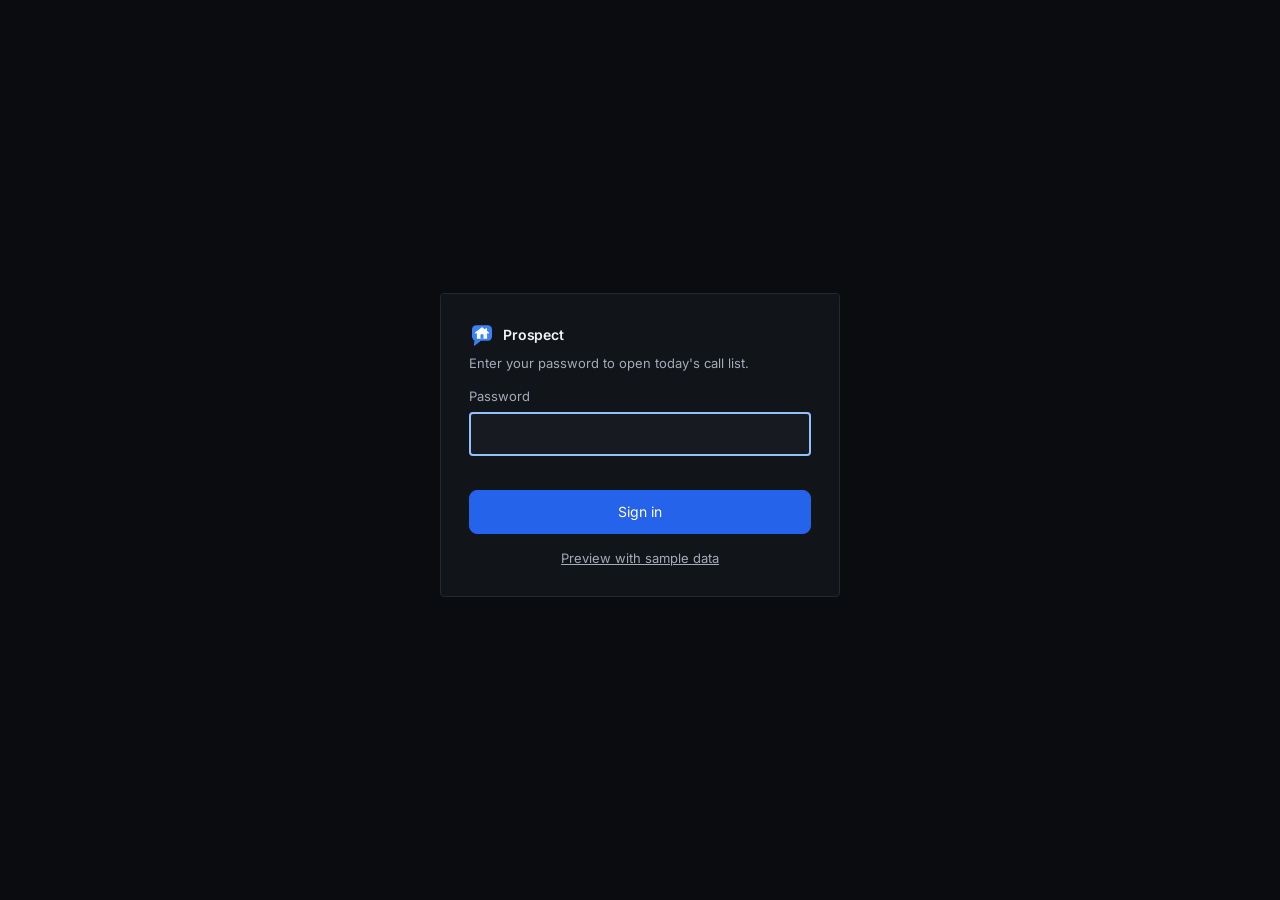
<file: index.html>
<!DOCTYPE html>
<html lang="en">
<head>
<meta charset="utf-8">
<meta name="viewport" content="width=device-width, initial-scale=1, viewport-fit=cover">
<meta name="robots" content="noindex, nofollow">
<meta name="theme-color" content="#0a0c0f">
<title>Prospect · Dignam call list</title>
<script>
// Demo copy: keep its pretend data in memory so it never touches the real app's saved notes or sign in
window.DEMO_ON = window.FORCE_DEMO === true || location.hash === "#demo";
if (window.DEMO_ON) { const m = {}; try { Object.defineProperty(window, "localStorage", { configurable: true, value: { getItem: k => (k in m ? m[k] : null), setItem: (k, v) => { m[k] = String(v); }, removeItem: k => { delete m[k]; }, clear: () => {}, key: () => null, length: 0 } }); } catch (e) {} }
</script>
<link rel="manifest" href="manifest.webmanifest">
<link rel="apple-touch-icon" href="icon-192.png">
<link rel="icon" href="icon-192.png">
<meta name="apple-mobile-web-app-capable" content="yes">
<meta name="mobile-web-app-capable" content="yes">
<meta name="apple-mobile-web-app-title" content="Prospect">
<meta name="apple-mobile-web-app-status-bar-style" content="black-translucent">
<link rel="preconnect" href="https://maps.six.nsw.gov.au">
<link rel="preconnect" href="https://fonts.googleapis.com">
<link href="https://fonts.googleapis.com/css2?family=Inter:wght@400;500;600;700&display=swap" rel="stylesheet" media="print" onload="this.media='all'">
<style id="icons">.ti{display:inline-block;width:1.15em;height:1.15em;flex:none;vertical-align:-0.18em;background:currentColor;-webkit-mask:var(--i) center/contain no-repeat;mask:var(--i) center/contain no-repeat}.ti-alert-triangle{--i:url("data:image/svg+xml,%3Csvg xmlns='http://www.w3.org/2000/svg' width='24' height='24' viewBox='0 0 24 24' fill='none' stroke='black' stroke-width='2' stroke-linecap='round' stroke-linejoin='round' %3E %3Cpath stroke='none' d='M0 0h24v24H0z' fill='none'/%3E %3Cpath d='M12 9v4' /%3E %3Cpath d='M10.363 3.591l-8.106 13.534a1.914 1.914 0 0 0 1.636 2.871h16.214a1.914 1.914 0 0 0 1.636 -2.87l-8.106 -13.536a1.914 1.914 0 0 0 -3.274 0z' /%3E %3Cpath d='M12 16h.01' /%3E %3C/svg%3E")}.ti-arrow-back-up{--i:url("data:image/svg+xml,%3Csvg xmlns='http://www.w3.org/2000/svg' width='24' height='24' viewBox='0 0 24 24' fill='none' stroke='black' stroke-width='2' stroke-linecap='round' stroke-linejoin='round' %3E %3Cpath stroke='none' d='M0 0h24v24H0z' fill='none'/%3E %3Cpath d='M9 14l-4 -4l4 -4' /%3E %3Cpath d='M5 10h11a4 4 0 1 1 0 8h-1' /%3E %3C/svg%3E")}.ti-ban{--i:url("data:image/svg+xml,%3Csvg xmlns='http://www.w3.org/2000/svg' width='24' height='24' viewBox='0 0 24 24' fill='none' stroke='black' stroke-width='2' stroke-linecap='round' stroke-linejoin='round' %3E %3Cpath stroke='none' d='M0 0h24v24H0z' fill='none'/%3E %3Cpath d='M12 12m-9 0a9 9 0 1 0 18 0a9 9 0 1 0 -18 0' /%3E %3Cpath d='M5.7 5.7l12.6 12.6' /%3E %3C/svg%3E")}.ti-calendar-check{--i:url("data:image/svg+xml,%3Csvg xmlns='http://www.w3.org/2000/svg' width='24' height='24' viewBox='0 0 24 24' fill='none' stroke='black' stroke-width='2' stroke-linecap='round' stroke-linejoin='round' %3E %3Cpath stroke='none' d='M0 0h24v24H0z' fill='none'/%3E %3Cpath d='M11.5 21h-5.5a2 2 0 0 1 -2 -2v-12a2 2 0 0 1 2 -2h12a2 2 0 0 1 2 2v6' /%3E %3Cpath d='M16 3v4' /%3E %3Cpath d='M8 3v4' /%3E %3Cpath d='M4 11h16' /%3E %3Cpath d='M15 19l2 2l4 -4' /%3E %3C/svg%3E")}.ti-calendar-time{--i:url("data:image/svg+xml,%3Csvg xmlns='http://www.w3.org/2000/svg' width='24' height='24' viewBox='0 0 24 24' fill='none' stroke='black' stroke-width='2' stroke-linecap='round' stroke-linejoin='round' %3E %3Cpath stroke='none' d='M0 0h24v24H0z' fill='none'/%3E %3Cpath d='M11.795 21h-6.795a2 2 0 0 1 -2 -2v-12a2 2 0 0 1 2 -2h12a2 2 0 0 1 2 2v4' /%3E %3Cpath d='M18 18m-4 0a4 4 0 1 0 8 0a4 4 0 1 0 -8 0' /%3E %3Cpath d='M15 3v4' /%3E %3Cpath d='M7 3v4' /%3E %3Cpath d='M3 11h16' /%3E %3Cpath d='M18 16.496v1.504l1 1' /%3E %3C/svg%3E")}.ti-chart-arrows{--i:url("data:image/svg+xml,%3Csvg xmlns='http://www.w3.org/2000/svg' width='24' height='24' viewBox='0 0 24 24' fill='none' stroke='black' stroke-width='2' stroke-linecap='round' stroke-linejoin='round' %3E %3Cpath stroke='none' d='M0 0h24v24H0z' fill='none'/%3E %3Cpath d='M3 18l14 0' /%3E %3Cpath d='M9 9l3 3l-3 3' /%3E %3Cpath d='M14 15l3 3l-3 3' /%3E %3Cpath d='M3 3l0 18' /%3E %3Cpath d='M3 12l9 0' /%3E %3Cpath d='M18 3l3 3l-3 3' /%3E %3Cpath d='M3 6l18 0' /%3E %3C/svg%3E")}.ti-check{--i:url("data:image/svg+xml,%3Csvg xmlns='http://www.w3.org/2000/svg' width='24' height='24' viewBox='0 0 24 24' fill='none' stroke='black' stroke-width='2' stroke-linecap='round' stroke-linejoin='round' %3E %3Cpath stroke='none' d='M0 0h24v24H0z' fill='none'/%3E %3Cpath d='M5 12l5 5l10 -10' /%3E %3C/svg%3E")}.ti-chevron-left{--i:url("data:image/svg+xml,%3Csvg xmlns='http://www.w3.org/2000/svg' width='24' height='24' viewBox='0 0 24 24' fill='none' stroke='black' stroke-width='2' stroke-linecap='round' stroke-linejoin='round' %3E %3Cpath stroke='none' d='M0 0h24v24H0z' fill='none'/%3E %3Cpath d='M15 6l-6 6l6 6' /%3E %3C/svg%3E")}.ti-chevron-right{--i:url("data:image/svg+xml,%3Csvg xmlns='http://www.w3.org/2000/svg' width='24' height='24' viewBox='0 0 24 24' fill='none' stroke='black' stroke-width='2' stroke-linecap='round' stroke-linejoin='round' %3E %3Cpath stroke='none' d='M0 0h24v24H0z' fill='none'/%3E %3Cpath d='M9 6l6 6l-6 6' /%3E %3C/svg%3E")}.ti-clock{--i:url("data:image/svg+xml,%3Csvg xmlns='http://www.w3.org/2000/svg' width='24' height='24' viewBox='0 0 24 24' fill='none' stroke='black' stroke-width='2' stroke-linecap='round' stroke-linejoin='round' %3E %3Cpath stroke='none' d='M0 0h24v24H0z' fill='none'/%3E %3Cpath d='M3 12a9 9 0 1 0 18 0a9 9 0 0 0 -18 0' /%3E %3Cpath d='M12 7v5l3 3' /%3E %3C/svg%3E")}.ti-confetti{--i:url("data:image/svg+xml,%3Csvg xmlns='http://www.w3.org/2000/svg' width='24' height='24' viewBox='0 0 24 24' fill='none' stroke='black' stroke-width='2' stroke-linecap='round' stroke-linejoin='round' %3E %3Cpath stroke='none' d='M0 0h24v24H0z' fill='none'/%3E %3Cpath d='M4 5h2' /%3E %3Cpath d='M5 4v2' /%3E %3Cpath d='M11.5 4l-.5 2' /%3E %3Cpath d='M18 5h2' /%3E %3Cpath d='M19 4v2' /%3E %3Cpath d='M15 9l-1 1' /%3E %3Cpath d='M18 13l2 -.5' /%3E %3Cpath d='M18 19h2' /%3E %3Cpath d='M19 18v2' /%3E %3Cpath d='M14 16.518l-6.518 -6.518l-4.39 9.58a1 1 0 0 0 1.329 1.329l9.579 -4.39z' /%3E %3C/svg%3E")}.ti-dots{--i:url("data:image/svg+xml,%3Csvg xmlns='http://www.w3.org/2000/svg' width='24' height='24' viewBox='0 0 24 24' fill='none' stroke='black' stroke-width='2' stroke-linecap='round' stroke-linejoin='round' %3E %3Cpath stroke='none' d='M0 0h24v24H0z' fill='none'/%3E %3Cpath d='M5 12m-1 0a1 1 0 1 0 2 0a1 1 0 1 0 -2 0' /%3E %3Cpath d='M12 12m-1 0a1 1 0 1 0 2 0a1 1 0 1 0 -2 0' /%3E %3Cpath d='M19 12m-1 0a1 1 0 1 0 2 0a1 1 0 1 0 -2 0' /%3E %3C/svg%3E")}.ti-download{--i:url("data:image/svg+xml,%3Csvg xmlns='http://www.w3.org/2000/svg' width='24' height='24' viewBox='0 0 24 24' fill='none' stroke='black' stroke-width='2' stroke-linecap='round' stroke-linejoin='round' %3E %3Cpath stroke='none' d='M0 0h24v24H0z' fill='none'/%3E %3Cpath d='M4 17v2a2 2 0 0 0 2 2h12a2 2 0 0 0 2 -2v-2' /%3E %3Cpath d='M7 11l5 5l5 -5' /%3E %3Cpath d='M12 4l0 12' /%3E %3C/svg%3E")}.ti-eye{--i:url("data:image/svg+xml,%3Csvg xmlns='http://www.w3.org/2000/svg' width='24' height='24' viewBox='0 0 24 24' fill='none' stroke='black' stroke-width='2' stroke-linecap='round' stroke-linejoin='round' %3E %3Cpath stroke='none' d='M0 0h24v24H0z' fill='none'/%3E %3Cpath d='M10 12a2 2 0 1 0 4 0a2 2 0 0 0 -4 0' /%3E %3Cpath d='M21 12c-2.4 4 -5.4 6 -9 6c-3.6 0 -6.6 -2 -9 -6c2.4 -4 5.4 -6 9 -6c3.6 0 6.6 2 9 6' /%3E %3C/svg%3E")}.ti-feather{--i:url("data:image/svg+xml,%3Csvg xmlns='http://www.w3.org/2000/svg' width='24' height='24' viewBox='0 0 24 24' fill='none' stroke='black' stroke-width='2' stroke-linecap='round' stroke-linejoin='round' %3E %3Cpath stroke='none' d='M0 0h24v24H0z' fill='none'/%3E %3Cpath d='M4 20l10 -10m0 -5v5h5m-9 -1v5h5m-9 -1v5h5m-5 -5l4 -4l4 -4' /%3E %3Cpath d='M19 10c.638 -.636 1 -1.515 1 -2.486a3.515 3.515 0 0 0 -3.517 -3.514c-.97 0 -1.847 .367 -2.483 1m-3 13l4 -4l4 -4' /%3E %3C/svg%3E")}.ti-home-check{--i:url("data:image/svg+xml,%3Csvg xmlns='http://www.w3.org/2000/svg' width='24' height='24' viewBox='0 0 24 24' fill='none' stroke='black' stroke-width='2' stroke-linecap='round' stroke-linejoin='round' %3E %3Cpath stroke='none' d='M0 0h24v24H0z' fill='none'/%3E %3Cpath d='M9 21v-6a2 2 0 0 1 2 -2h2a2 2 0 0 1 2 2' /%3E %3Cpath d='M19 13.488v-1.488h2l-9 -9l-9 9h2v7a2 2 0 0 0 2 2h4.525' /%3E %3Cpath d='M15 19l2 2l4 -4' /%3E %3C/svg%3E")}.ti-cards{--i:url("data:image/svg+xml,%3Csvg xmlns='http://www.w3.org/2000/svg' width='24' height='24' viewBox='0 0 24 24' fill='none' stroke='black' stroke-width='2' stroke-linecap='round' stroke-linejoin='round' %3E %3Cpath d='M5 4h14a2 2 0 0 1 2 2v12a2 2 0 0 1 -2 2h-14a2 2 0 0 1 -2 -2v-12a2 2 0 0 1 2 -2z' /%3E %3Cpath d='M7 9h10' /%3E %3Cpath d='M7 13h6' /%3E %3Cpath d='M7 17h3' /%3E %3C/svg%3E")}.ti-settings{--i:url("data:image/svg+xml,%3Csvg xmlns='http://www.w3.org/2000/svg' width='24' height='24' viewBox='0 0 24 24' fill='none' stroke='black' stroke-width='2' stroke-linecap='round' stroke-linejoin='round' %3E %3Cpath d='M10.325 4.317c.426 -1.756 2.924 -1.756 3.35 0a1.724 1.724 0 0 0 2.573 1.066c1.543 -.94 3.31 .826 2.37 2.37a1.724 1.724 0 0 0 1.065 2.572c1.756 .426 1.756 2.924 0 3.35a1.724 1.724 0 0 0 -1.066 2.573c.94 1.543 -.826 3.31 -2.37 2.37a1.724 1.724 0 0 0 -2.572 1.065c-.426 1.756 -2.924 1.756 -3.35 0a1.724 1.724 0 0 0 -2.573 -1.066c-1.543 .94 -3.31 -.826 -2.37 -2.37a1.724 1.724 0 0 0 -1.065 -2.572c-1.756 -.426 -1.756 -2.924 0 -3.35a1.724 1.724 0 0 0 1.066 -2.573c-.94 -1.543 .826 -3.31 2.37 -2.37c1 .608 2.296 .07 2.572 -1.065z' /%3E %3Cpath d='M9 12a3 3 0 1 0 6 0a3 3 0 0 0 -6 0' /%3E %3C/svg%3E")}.ti-plus{--i:url("data:image/svg+xml,%3Csvg xmlns='http://www.w3.org/2000/svg' width='24' height='24' viewBox='0 0 24 24' fill='none' stroke='black' stroke-width='2' stroke-linecap='round' stroke-linejoin='round' %3E %3Cpath d='M12 5l0 14' /%3E %3Cpath d='M5 12l14 0' /%3E %3C/svg%3E")}.ti-tag{--i:url("data:image/svg+xml,%3Csvg xmlns='http://www.w3.org/2000/svg' width='24' height='24' viewBox='0 0 24 24' fill='none' stroke='black' stroke-width='2' stroke-linecap='round' stroke-linejoin='round' %3E %3Cpath d='M7.5 7.5m-1 0a1 1 0 1 0 2 0a1 1 0 1 0 -2 0' /%3E %3Cpath d='M3 6v5.172a2 2 0 0 0 .586 1.414l7.71 7.71a2.41 2.41 0 0 0 3.408 0l5.592 -5.592a2.41 2.41 0 0 0 0 -3.408l-7.71 -7.71a2 2 0 0 0 -1.414 -.586h-5.172a3 3 0 0 0 -3 3z' /%3E %3C/svg%3E")}.ti-target-arrow{--i:url("data:image/svg+xml,%3Csvg xmlns='http://www.w3.org/2000/svg' width='24' height='24' viewBox='0 0 24 24' fill='none' stroke='black' stroke-width='2' stroke-linecap='round' stroke-linejoin='round' %3E %3Cpath d='M11 12a1 1 0 1 0 2 0a1 1 0 1 0 -2 0' /%3E %3Cpath d='M12 7a5 5 0 1 0 5 5' /%3E %3Cpath d='M13 3.055a9 9 0 1 0 7.941 7.945' /%3E %3Cpath d='M15 6v3h3l3 -3h-3v-3z' /%3E %3Cpath d='M15 9l-3 3' /%3E %3C/svg%3E")}.ti-user-plus{--i:url("data:image/svg+xml,%3Csvg xmlns='http://www.w3.org/2000/svg' width='24' height='24' viewBox='0 0 24 24' fill='none' stroke='black' stroke-width='2' stroke-linecap='round' stroke-linejoin='round' %3E %3Cpath d='M8 7a4 4 0 1 0 8 0a4 4 0 0 0 -8 0' /%3E %3Cpath d='M16 19h6' /%3E %3Cpath d='M19 16v6' /%3E %3Cpath d='M6 21v-2a4 4 0 0 1 4 -4h4' /%3E %3C/svg%3E")}.ti-users{--i:url("data:image/svg+xml,%3Csvg xmlns='http://www.w3.org/2000/svg' width='24' height='24' viewBox='0 0 24 24' fill='none' stroke='black' stroke-width='2' stroke-linecap='round' stroke-linejoin='round' %3E %3Cpath d='M5 7a4 4 0 1 0 8 0a4 4 0 1 0 -8 0' /%3E %3Cpath d='M3 21v-2a4 4 0 0 1 4 -4h4a4 4 0 0 1 4 4v2' /%3E %3Cpath d='M16 3.13a4 4 0 0 1 0 7.75' /%3E %3Cpath d='M21 21v-2a4 4 0 0 0 -3 -3.85' /%3E %3C/svg%3E")}.ti-external-link{--i:url("data:image/svg+xml,%3Csvg xmlns='http://www.w3.org/2000/svg' width='24' height='24' viewBox='0 0 24 24' fill='none' stroke='black' stroke-width='2' stroke-linecap='round' stroke-linejoin='round' %3E %3Cpath d='M12 6h-6a2 2 0 0 0 -2 2v10a2 2 0 0 0 2 2h10a2 2 0 0 0 2 -2v-6' /%3E %3Cpath d='M11 13l9 -9' /%3E %3Cpath d='M15 4h5v5' /%3E %3C/svg%3E")}.ti-search{--i:url("data:image/svg+xml,%3Csvg xmlns='http://www.w3.org/2000/svg' width='24' height='24' viewBox='0 0 24 24' fill='none' stroke='black' stroke-width='2' stroke-linecap='round' stroke-linejoin='round' %3E %3Cpath d='M3 10a7 7 0 1 0 14 0a7 7 0 1 0 -14 0' /%3E %3Cpath d='M21 21l-6 -6' /%3E %3C/svg%3E")}.ti-list{--i:url("data:image/svg+xml,%3Csvg xmlns='http://www.w3.org/2000/svg' width='24' height='24' viewBox='0 0 24 24' fill='none' stroke='black' stroke-width='2' stroke-linecap='round' stroke-linejoin='round' %3E %3Cpath stroke='none' d='M0 0h24v24H0z' fill='none'/%3E %3Cpath d='M9 6l11 0' /%3E %3Cpath d='M9 12l11 0' /%3E %3Cpath d='M9 18l11 0' /%3E %3Cpath d='M5 6l0 .01' /%3E %3Cpath d='M5 12l0 .01' /%3E %3Cpath d='M5 18l0 .01' /%3E %3C/svg%3E")}.ti-list-details{--i:url("data:image/svg+xml,%3Csvg xmlns='http://www.w3.org/2000/svg' width='24' height='24' viewBox='0 0 24 24' fill='none' stroke='black' stroke-width='2' stroke-linecap='round' stroke-linejoin='round' %3E %3Cpath stroke='none' d='M0 0h24v24H0z' fill='none'/%3E %3Cpath d='M13 5h8' /%3E %3Cpath d='M13 9h5' /%3E %3Cpath d='M13 15h8' /%3E %3Cpath d='M13 19h5' /%3E %3Cpath d='M3 4m0 1a1 1 0 0 1 1 -1h4a1 1 0 0 1 1 1v4a1 1 0 0 1 -1 1h-4a1 1 0 0 1 -1 -1z' /%3E %3Cpath d='M3 14m0 1a1 1 0 0 1 1 -1h4a1 1 0 0 1 1 1v4a1 1 0 0 1 -1 1h-4a1 1 0 0 1 -1 -1z' /%3E %3C/svg%3E")}.ti-list-search{--i:url("data:image/svg+xml,%3Csvg xmlns='http://www.w3.org/2000/svg' width='24' height='24' viewBox='0 0 24 24' fill='none' stroke='black' stroke-width='2' stroke-linecap='round' stroke-linejoin='round' %3E %3Cpath stroke='none' d='M0 0h24v24H0z' fill='none'/%3E %3Cpath d='M15 15m-4 0a4 4 0 1 0 8 0a4 4 0 1 0 -8 0' /%3E %3Cpath d='M18.5 18.5l2.5 2.5' /%3E %3Cpath d='M4 6h16' /%3E %3Cpath d='M4 12h4' /%3E %3Cpath d='M4 18h4' /%3E %3C/svg%3E")}.ti-loader-2{--i:url("data:image/svg+xml,%3Csvg xmlns='http://www.w3.org/2000/svg' width='24' height='24' viewBox='0 0 24 24' fill='none' stroke='black' stroke-width='2' stroke-linecap='round' stroke-linejoin='round' %3E %3Cpath stroke='none' d='M0 0h24v24H0z' fill='none'/%3E %3Cpath d='M12 3a9 9 0 1 0 9 9' /%3E %3C/svg%3E")}.ti-logout{--i:url("data:image/svg+xml,%3Csvg xmlns='http://www.w3.org/2000/svg' width='24' height='24' viewBox='0 0 24 24' fill='none' stroke='black' stroke-width='2' stroke-linecap='round' stroke-linejoin='round' %3E %3Cpath stroke='none' d='M0 0h24v24H0z' fill='none'/%3E %3Cpath d='M14 8v-2a2 2 0 0 0 -2 -2h-7a2 2 0 0 0 -2 2v12a2 2 0 0 0 2 2h7a2 2 0 0 0 2 -2v-2' /%3E %3Cpath d='M9 12h12l-3 -3' /%3E %3Cpath d='M18 15l3 -3' /%3E %3C/svg%3E")}.ti-mailbox{--i:url("data:image/svg+xml,%3Csvg xmlns='http://www.w3.org/2000/svg' width='24' height='24' viewBox='0 0 24 24' fill='none' stroke='black' stroke-width='2' stroke-linecap='round' stroke-linejoin='round' %3E %3Cpath stroke='none' d='M0 0h24v24H0z' fill='none'/%3E %3Cpath d='M10 21v-6.5a3.5 3.5 0 0 0 -7 0v6.5h18v-6a4 4 0 0 0 -4 -4h-10.5' /%3E %3Cpath d='M12 11v-8h4l2 2l-2 2h-4' /%3E %3Cpath d='M6 15h1' /%3E %3C/svg%3E")}.ti-message{--i:url("data:image/svg+xml,%3Csvg xmlns='http://www.w3.org/2000/svg' width='24' height='24' viewBox='0 0 24 24' fill='none' stroke='black' stroke-width='2' stroke-linecap='round' stroke-linejoin='round' %3E %3Cpath stroke='none' d='M0 0h24v24H0z' fill='none'/%3E %3Cpath d='M8 9h8' /%3E %3Cpath d='M8 13h6' /%3E %3Cpath d='M18 4a3 3 0 0 1 3 3v8a3 3 0 0 1 -3 3h-5l-5 3v-3h-2a3 3 0 0 1 -3 -3v-8a3 3 0 0 1 3 -3h12z' /%3E %3C/svg%3E")}.ti-message-off{--i:url("data:image/svg+xml,%3Csvg xmlns='http://www.w3.org/2000/svg' width='24' height='24' viewBox='0 0 24 24' fill='none' stroke='black' stroke-width='2' stroke-linecap='round' stroke-linejoin='round' %3E %3Cpath stroke='none' d='M0 0h24v24H0z' fill='none'/%3E %3Cpath d='M8 9h1m4 0h3' /%3E %3Cpath d='M8 13h5' /%3E %3Cpath d='M8 4h10a3 3 0 0 1 3 3v8c0 .577 -.163 1.116 -.445 1.573m-2.555 1.427h-5l-5 3v-3h-2a3 3 0 0 1 -3 -3v-8c0 -1.085 .576 -2.036 1.439 -2.562' /%3E %3Cpath d='M3 3l18 18' /%3E %3C/svg%3E")}.ti-messages{--i:url("data:image/svg+xml,%3Csvg xmlns='http://www.w3.org/2000/svg' width='24' height='24' viewBox='0 0 24 24' fill='none' stroke='black' stroke-width='2' stroke-linecap='round' stroke-linejoin='round' %3E %3Cpath stroke='none' d='M0 0h24v24H0z' fill='none'/%3E %3Cpath d='M21 14l-3 -3h-7a1 1 0 0 1 -1 -1v-6a1 1 0 0 1 1 -1h9a1 1 0 0 1 1 1v10' /%3E %3Cpath d='M14 15v2a1 1 0 0 1 -1 1h-7l-3 3v-10a1 1 0 0 1 1 -1h2' /%3E %3C/svg%3E")}.ti-notes{--i:url("data:image/svg+xml,%3Csvg xmlns='http://www.w3.org/2000/svg' width='24' height='24' viewBox='0 0 24 24' fill='none' stroke='black' stroke-width='2' stroke-linecap='round' stroke-linejoin='round' %3E %3Cpath stroke='none' d='M0 0h24v24H0z' fill='none'/%3E %3Cpath d='M5 3m0 2a2 2 0 0 1 2 -2h10a2 2 0 0 1 2 2v14a2 2 0 0 1 -2 2h-10a2 2 0 0 1 -2 -2z' /%3E %3Cpath d='M9 7l6 0' /%3E %3Cpath d='M9 11l6 0' /%3E %3Cpath d='M9 15l4 0' /%3E %3C/svg%3E")}.ti-phone{--i:url("data:image/svg+xml,%3Csvg xmlns='http://www.w3.org/2000/svg' width='24' height='24' viewBox='0 0 24 24' fill='none' stroke='black' stroke-width='2' stroke-linecap='round' stroke-linejoin='round' %3E %3Cpath stroke='none' d='M0 0h24v24H0z' fill='none'/%3E %3Cpath d='M5 4h4l2 5l-2.5 1.5a11 11 0 0 0 5 5l1.5 -2.5l5 2v4a2 2 0 0 1 -2 2a16 16 0 0 1 -15 -15a2 2 0 0 1 2 -2' /%3E %3C/svg%3E")}.ti-phone-call{--i:url("data:image/svg+xml,%3Csvg xmlns='http://www.w3.org/2000/svg' width='24' height='24' viewBox='0 0 24 24' fill='none' stroke='black' stroke-width='2' stroke-linecap='round' stroke-linejoin='round' %3E %3Cpath stroke='none' d='M0 0h24v24H0z' fill='none'/%3E %3Cpath d='M5 4h4l2 5l-2.5 1.5a11 11 0 0 0 5 5l1.5 -2.5l5 2v4a2 2 0 0 1 -2 2a16 16 0 0 1 -15 -15a2 2 0 0 1 2 -2' /%3E %3Cpath d='M15 7a2 2 0 0 1 2 2' /%3E %3Cpath d='M15 3a6 6 0 0 1 6 6' /%3E %3C/svg%3E")}.ti-phone-off{--i:url("data:image/svg+xml,%3Csvg xmlns='http://www.w3.org/2000/svg' width='24' height='24' viewBox='0 0 24 24' fill='none' stroke='black' stroke-width='2' stroke-linecap='round' stroke-linejoin='round' %3E %3Cpath stroke='none' d='M0 0h24v24H0z' fill='none'/%3E %3Cpath d='M3 21l18 -18' /%3E %3Cpath d='M5.831 14.161a15.946 15.946 0 0 1 -2.831 -8.161a2 2 0 0 1 2 -2h4l2 5l-2.5 1.5c.108 .22 .223 .435 .345 .645m1.751 2.277c.843 .84 1.822 1.544 2.904 2.078l1.5 -2.5l5 2v4a2 2 0 0 1 -2 2a15.963 15.963 0 0 1 -10.344 -4.657' /%3E %3C/svg%3E")}.ti-player-play{--i:url("data:image/svg+xml,%3Csvg xmlns='http://www.w3.org/2000/svg' width='24' height='24' viewBox='0 0 24 24' fill='none' stroke='black' stroke-width='2' stroke-linecap='round' stroke-linejoin='round' %3E %3Cpath stroke='none' d='M0 0h24v24H0z' fill='none'/%3E %3Cpath d='M7 4v16l13 -8z' /%3E %3C/svg%3E")}.ti-player-skip-forward{--i:url("data:image/svg+xml,%3Csvg xmlns='http://www.w3.org/2000/svg' width='24' height='24' viewBox='0 0 24 24' fill='none' stroke='black' stroke-width='2' stroke-linecap='round' stroke-linejoin='round' %3E %3Cpath stroke='none' d='M0 0h24v24H0z' fill='none'/%3E %3Cpath d='M4 5v14l12 -7z' /%3E %3Cpath d='M20 5l0 14' /%3E %3C/svg%3E")}.ti-printer{--i:url("data:image/svg+xml,%3Csvg xmlns='http://www.w3.org/2000/svg' width='24' height='24' viewBox='0 0 24 24' fill='none' stroke='black' stroke-width='2' stroke-linecap='round' stroke-linejoin='round' %3E %3Cpath stroke='none' d='M0 0h24v24H0z' fill='none'/%3E %3Cpath d='M17 17h2a2 2 0 0 0 2 -2v-4a2 2 0 0 0 -2 -2h-14a2 2 0 0 0 -2 2v4a2 2 0 0 0 2 2h2' /%3E %3Cpath d='M17 9v-4a2 2 0 0 0 -2 -2h-6a2 2 0 0 0 -2 2v4' /%3E %3Cpath d='M7 13m0 2a2 2 0 0 1 2 -2h6a2 2 0 0 1 2 2v4a2 2 0 0 1 -2 2h-6a2 2 0 0 1 -2 -2z' /%3E %3C/svg%3E")}.ti-refresh{--i:url("data:image/svg+xml,%3Csvg xmlns='http://www.w3.org/2000/svg' width='24' height='24' viewBox='0 0 24 24' fill='none' stroke='black' stroke-width='2' stroke-linecap='round' stroke-linejoin='round' %3E %3Cpath stroke='none' d='M0 0h24v24H0z' fill='none'/%3E %3Cpath d='M20 11a8.1 8.1 0 0 0 -15.5 -2m-.5 -4v4h4' /%3E %3Cpath d='M4 13a8.1 8.1 0 0 0 15.5 2m.5 4v-4h-4' /%3E %3C/svg%3E")}.ti-send{--i:url("data:image/svg+xml,%3Csvg xmlns='http://www.w3.org/2000/svg' width='24' height='24' viewBox='0 0 24 24' fill='none' stroke='black' stroke-width='2' stroke-linecap='round' stroke-linejoin='round' %3E %3Cpath stroke='none' d='M0 0h24v24H0z' fill='none'/%3E %3Cpath d='M10 14l11 -11' /%3E %3Cpath d='M21 3l-6.5 18a.55 .55 0 0 1 -1 0l-3.5 -7l-7 -3.5a.55 .55 0 0 1 0 -1l18 -6.5' /%3E %3C/svg%3E")}.ti-sparkles{--i:url("data:image/svg+xml,%3Csvg xmlns='http://www.w3.org/2000/svg' width='24' height='24' viewBox='0 0 24 24' fill='none' stroke='black' stroke-width='2' stroke-linecap='round' stroke-linejoin='round' %3E %3Cpath stroke='none' d='M0 0h24v24H0z' fill='none'/%3E %3Cpath d='M16 18a2 2 0 0 1 2 2a2 2 0 0 1 2 -2a2 2 0 0 1 -2 -2a2 2 0 0 1 -2 2zm0 -12a2 2 0 0 1 2 2a2 2 0 0 1 2 -2a2 2 0 0 1 -2 -2a2 2 0 0 1 -2 2zm-7 12a6 6 0 0 1 6 -6a6 6 0 0 1 -6 -6a6 6 0 0 1 -6 6a6 6 0 0 1 6 6z' /%3E %3C/svg%3E")}.ti-star{--i:url("data:image/svg+xml,%3Csvg xmlns='http://www.w3.org/2000/svg' width='24' height='24' viewBox='0 0 24 24' fill='none' stroke='black' stroke-width='2' stroke-linecap='round' stroke-linejoin='round' %3E %3Cpath stroke='none' d='M0 0h24v24H0z' fill='none'/%3E %3Cpath d='M12 17.75l-6.172 3.245l1.179 -6.873l-5 -4.867l6.9 -1l3.086 -6.253l3.086 6.253l6.9 1l-5 4.867l1.179 6.873z' /%3E %3C/svg%3E")}.ti-upload{--i:url("data:image/svg+xml,%3Csvg xmlns='http://www.w3.org/2000/svg' width='24' height='24' viewBox='0 0 24 24' fill='none' stroke='black' stroke-width='2' stroke-linecap='round' stroke-linejoin='round' %3E %3Cpath stroke='none' d='M0 0h24v24H0z' fill='none'/%3E %3Cpath d='M4 17v2a2 2 0 0 0 2 2h12a2 2 0 0 0 2 -2v-2' /%3E %3Cpath d='M7 9l5 -5l5 5' /%3E %3Cpath d='M12 4l0 12' /%3E %3C/svg%3E")}.ti-x{--i:url("data:image/svg+xml,%3Csvg xmlns='http://www.w3.org/2000/svg' width='24' height='24' viewBox='0 0 24 24' fill='none' stroke='black' stroke-width='2' stroke-linecap='round' stroke-linejoin='round' %3E %3Cpath stroke='none' d='M0 0h24v24H0z' fill='none'/%3E %3Cpath d='M18 6l-12 12' /%3E %3Cpath d='M6 6l12 12' /%3E %3C/svg%3E")}.ti-wifi-off{--i:url("data:image/svg+xml,%3Csvg xmlns='http://www.w3.org/2000/svg' width='24' height='24' viewBox='0 0 24 24' fill='none' stroke='black' stroke-width='2' stroke-linecap='round' stroke-linejoin='round' %3E %3Cpath stroke='none' d='M0 0h24v24H0z' fill='none'/%3E %3Cpath d='M12 18l.01 0' /%3E %3Cpath d='M9.172 15.172a4 4 0 0 1 5.656 0' /%3E %3Cpath d='M6.343 12.343a7.963 7.963 0 0 1 3.864 -2.14m4.163 .155a7.965 7.965 0 0 1 3.287 2' /%3E %3Cpath d='M3.515 9.515a12 12 0 0 1 3.544 -2.455m3.101 -.92a12 12 0 0 1 10.325 3.374' /%3E %3Cpath d='M3 3l18 18' /%3E %3C/svg%3E")}.ti-bed{--i:url("data:image/svg+xml,%3Csvg xmlns='http://www.w3.org/2000/svg' width='24' height='24' viewBox='0 0 24 24' fill='none' stroke='black' stroke-width='2' stroke-linecap='round' stroke-linejoin='round' %3E %3Cpath d='M5 9m-2 0a2 2 0 1 0 4 0a2 2 0 1 0 -4 0' /%3E %3Cpath d='M22 17v-3h-20' /%3E %3Cpath d='M2 8v9' /%3E %3Cpath d='M12 14h10v-2a3 3 0 0 0 -3 -3h-7v5z' /%3E %3C/svg%3E")}.ti-bath{--i:url("data:image/svg+xml,%3Csvg xmlns='http://www.w3.org/2000/svg' width='24' height='24' viewBox='0 0 24 24' fill='none' stroke='black' stroke-width='2' stroke-linecap='round' stroke-linejoin='round' %3E %3Cpath d='M4 12h16a1 1 0 0 1 1 1v3a4 4 0 0 1 -4 4h-10a4 4 0 0 1 -4 -4v-3a1 1 0 0 1 1 -1z' /%3E %3Cpath d='M6 12v-7a2 2 0 0 1 2 -2h3v2.25' /%3E %3Cpath d='M4 21l1 -1.5' /%3E %3Cpath d='M20 21l-1 -1.5' /%3E %3C/svg%3E")}.ti-car{--i:url("data:image/svg+xml,%3Csvg xmlns='http://www.w3.org/2000/svg' width='24' height='24' viewBox='0 0 24 24' fill='none' stroke='black' stroke-width='2' stroke-linecap='round' stroke-linejoin='round' %3E %3Cpath d='M7 17m-2 0a2 2 0 1 0 4 0a2 2 0 1 0 -4 0' /%3E %3Cpath d='M17 17m-2 0a2 2 0 1 0 4 0a2 2 0 1 0 -4 0' /%3E %3Cpath d='M5 17h-2v-6l2 -5h9l4 5h1a2 2 0 0 1 2 2v4h-2m-4 0h-6m-6 -6h15m-6 0v-5' /%3E %3C/svg%3E")}.ti-maximize{--i:url("data:image/svg+xml,%3Csvg xmlns='http://www.w3.org/2000/svg' width='24' height='24' viewBox='0 0 24 24' fill='none' stroke='black' stroke-width='2' stroke-linecap='round' stroke-linejoin='round' %3E %3Cpath d='M4 8v-2a2 2 0 0 1 2 -2h2' /%3E %3Cpath d='M4 16v2a2 2 0 0 0 2 2h2' /%3E %3Cpath d='M16 4h2a2 2 0 0 1 2 2v2' /%3E %3Cpath d='M16 20h2a2 2 0 0 0 2 -2v-2' /%3E %3C/svg%3E")}.ti-map-pin{--i:url("data:image/svg+xml,%3Csvg xmlns='http://www.w3.org/2000/svg' width='24' height='24' viewBox='0 0 24 24' fill='none' stroke='black' stroke-width='2' stroke-linecap='round' stroke-linejoin='round' %3E %3Cpath d='M9 11a3 3 0 1 0 6 0a3 3 0 0 0 -6 0' /%3E %3Cpath d='M17.657 16.657l-4.243 4.243a2 2 0 0 1 -2.827 0l-4.244 -4.243a8 8 0 1 1 11.314 0z' /%3E %3C/svg%3E")}.ti-pencil{--i:url("data:image/svg+xml,%3Csvg xmlns='http://www.w3.org/2000/svg' width='24' height='24' viewBox='0 0 24 24' fill='none' stroke='black' stroke-width='2' stroke-linecap='round' stroke-linejoin='round' %3E %3Cpath d='M4 20h4l10.5 -10.5a2.828 2.828 0 1 0 -4 -4l-10.5 10.5v4' /%3E %3Cpath d='M13.5 6.5l4 4' /%3E %3C/svg%3E")}.ti-home{--i:url("data:image/svg+xml,%3Csvg xmlns='http://www.w3.org/2000/svg' width='24' height='24' viewBox='0 0 24 24' fill='none' stroke='black' stroke-width='2' stroke-linecap='round' stroke-linejoin='round' %3E %3Cpath d='M5 12l-2 0l9 -9l9 9l-2 0' /%3E %3Cpath d='M5 12v7a2 2 0 0 0 2 2h10a2 2 0 0 0 2 -2v-7' /%3E %3Cpath d='M9 21v-6a2 2 0 0 1 2 -2h2a2 2 0 0 1 2 2v6' /%3E %3C/svg%3E")}</style>
<style>
:root{--bg:#f4f5f7;--card:#fff;--ink:#0f1720;--muted:#5b6573;--faint:#98a1ad;--line:#e4e7eb;--accent:#1f4e79;--accent-bg:#e8f0f8;--good:#1a7f4b;--good-bg:#e6f4ec;--warn:#9a5b00;--warn-bg:#fdf3e1;--bad:#b42318;--bad-bg:#fdecea;--r:12px}
@media (prefers-color-scheme:dark){:root{--bg:#0d1117;--card:#161b22;--ink:#e6edf3;--muted:#9aa4b1;--faint:#6b7480;--line:#262c35;--accent:#7cb3e8;--accent-bg:#14263a;--good:#5cc98d;--good-bg:#11291c;--warn:#e6b35c;--warn-bg:#2b2111;--bad:#f2867c;--bad-bg:#2d1513}}
*{box-sizing:border-box}html,body{margin:0;background:var(--bg);color:var(--ink);font:15px/1.5 Inter,system-ui,sans-serif;-webkit-font-smoothing:antialiased}
button,input,select,textarea{font:inherit;color:inherit}
button{cursor:pointer;border:1px solid var(--line);background:var(--card);border-radius:8px;padding:10px 12px;display:inline-flex;align-items:center;justify-content:center;gap:6px;min-height:44px;transition:background .15s,border-color .15s}
button:hover{border-color:var(--faint)}button:active{transform:scale(.98)}
button.primary{background:var(--ink);color:var(--bg);border-color:var(--ink)}
button.ghost{border-color:transparent;background:transparent}
input,select,textarea{width:100%;border:1px solid var(--line);background:var(--card);border-radius:8px;padding:10px 12px;min-height:44px}
textarea{min-height:110px;resize:vertical}
label{display:block;font-size:13px;color:var(--muted);margin:14px 0 6px}
.wrap{max-width:760px;margin:0 auto;padding:0 16px 120px}
header{position:sticky;top:0;z-index:5;background:color-mix(in srgb,var(--bg) 88%,transparent);backdrop-filter:blur(8px);border-bottom:1px solid var(--line)}
.bar{max-width:760px;margin:0 auto;padding:8px 10px 8px 14px;display:flex;align-items:center;gap:8px}.bar .brand{font-size:14px;gap:6px;white-space:nowrap}.bar .brand i{font-size:20px}
.hsearch{flex:1 1 60px;min-width:0;max-width:260px;height:34px;padding:4px 10px;font-size:14px;border-radius:999px}
.brand{font-weight:600;letter-spacing:-.01em;display:flex;align-items:center;gap:8px}
.brand i{font-size:20px;color:var(--accent)}
.grow{flex:1}
nav{display:flex;gap:2px;margin-left:auto;overflow-x:auto;scrollbar-width:none}nav::-webkit-scrollbar{display:none}@media (max-width:380px){.bar{padding:8px 4px 8px 10px;gap:2px}.bar .brand{font-size:14px;gap:4px}nav{gap:0}nav button{padding:6px 6px;font-size:13px}}
nav button{min-height:36px;padding:6px 10px;border-radius:999px;font-size:14px;border-color:transparent;background:transparent;color:var(--muted);white-space:nowrap}
nav button.on{background:var(--card);border-color:var(--line);color:var(--ink);font-weight:600}
.hsearch{background:var(--card) url("data:image/svg+xml,%3Csvg xmlns='http://www.w3.org/2000/svg' width='24' height='24' viewBox='0 0 24 24' fill='none' stroke='%238a94a3' stroke-width='2' stroke-linecap='round'%3E%3Ccircle cx='10' cy='10' r='7'/%3E%3Cpath d='M21 21l-6-6'/%3E%3C/svg%3E") no-repeat 9px center/16px;padding-left:30px!important;-webkit-appearance:none;appearance:none}
@media (max-width:440px){.bar .bname{display:none}.bar{gap:4px;padding-left:10px}nav{gap:0}nav button{padding:6px 6px;font-size:14px}.hsearch{font-size:14px}}
@media (max-width:380px){nav button{padding:6px 4px;font-size:13px}}

.ndot{display:inline-block;width:8px;height:8px;border-radius:50%;background:var(--bad);margin-left:5px;vertical-align:2px;flex:none}.newtag{font-size:12px;font-weight:700;color:#fff;background:var(--bad);border-radius:999px;padding:1px 7px;margin-right:5px;vertical-align:1px}
.rpb{display:inline-flex;align-items:center;justify-content:center;font-size:13px;font-weight:700;letter-spacing:.04em;color:#fff;background:#c8102e;border:1px solid #c8102e;border-radius:8px;padding:3px 10px;margin-left:8px;text-decoration:none;vertical-align:1px;line-height:20px;min-height:28px;box-shadow:0 1px 0 rgba(0,0,0,.15)}.rpb:hover{filter:brightness(1.1)}.rpb.exact{background:#c8102e;color:#fff;border-color:#c8102e}
.lsb{display:inline-flex;align-items:center;justify-content:center;font-size:13px;font-weight:700;color:var(--ink,#222);background:transparent;border:1px solid currentColor;border-radius:8px;padding:3px 10px;margin-left:6px;text-decoration:none;vertical-align:1px;line-height:20px;min-height:28px;opacity:.8}.lsb:hover{opacity:1}
.rpb.big{width:auto;height:auto;border-radius:8px;font-size:14px;margin:0;flex:none;padding:8px 14px}
.laddr{display:flex;align-items:center;gap:10px;margin:6px 0 10px;font-size:14px}.laddr span{flex:1;min-width:0;white-space:nowrap;overflow:hidden;text-overflow:ellipsis}
.lcta{display:flex;gap:8px;margin-bottom:12px}.lcta a{display:flex;align-items:center;justify-content:center;gap:8px;min-height:50px;border-radius:8px;font-weight:600;font-size:16px;text-decoration:none}
.lcta .call{flex:1;background:var(--accent);color:#0b1220}.lcta .txt{width:110px;background:var(--accent-bg);color:var(--accent)}.lcta .ti{font-size:20px}
.lcard{border:1px solid var(--line);border-radius:8px;padding:10px;margin-bottom:10px}.lcard .lk2{font-size:12px;color:var(--muted);margin:10px 0 6px}
.fu4{display:grid;grid-template-columns:repeat(4,1fr);gap:6px}.fu4 button{min-height:36px;padding:0 4px}
details.lmore{margin:4px 0 6px}details.lmore summary{font-size:13px;color:var(--muted);cursor:pointer;padding:6px 0;list-style:none}details.lmore summary::-webkit-details-marker{display:none}details.lmore[open] summary{margin-bottom:6px}
kbd{display:none}
@media (pointer:fine) and (min-width:900px){ .dialer kbd{display:inline-flex;align-items:center;justify-content:center;min-width:18px;height:18px;padding:0 4px;margin-left:6px;border:1px solid var(--line);border-bottom-width:2px;border-radius:4px;font:600 12px/1 system-ui,sans-serif;color:var(--muted);background:var(--card)}
  .dialer .appr kbd,.dialer .leadb kbd{background:transparent} }
.upnext{margin-top:14px;font-size:13px;color:var(--muted)}.upnext b{color:var(--ink);font-weight:600}.upnext .un{display:flex;gap:8px;align-items:baseline;padding:6px 0;border-top:1px solid var(--line);white-space:nowrap;overflow:hidden;text-overflow:ellipsis}
.rtlrow{display:flex;align-items:center;justify-content:space-between;gap:10px;padding:8px 0;border-top:1px solid var(--line);margin:0;color:var(--ink);font-size:14px}.rtlin{display:flex;align-items:center;gap:6px}.rtlin input{width:84px;min-height:36px;text-align:right}
.thumb{position:relative;flex:none;border-radius:8px;overflow:hidden;background:var(--accent-bg);color:var(--accent);display:flex;align-items:center;justify-content:center}.thumb img{position:absolute;inset:0;width:100%;height:100%;object-fit:cover}.thumb .ti{font-size:20px}
.badge{font-size:12px;background:var(--bad);color:#fff;border-radius:999px;padding:0 6px;line-height:18px}
.stats{display:grid;grid-template-columns:repeat(4,1fr);gap:10px;margin:16px 0}
.stat{background:var(--card);border:1px solid var(--line);border-radius:var(--r);padding:12px}
.stat b{display:block;font-size:20px;font-weight:600;letter-spacing:-.02em}.stat span{font-size:12px;color:var(--muted)}
.seg{display:inline-flex;background:var(--card);border:1px solid var(--line);border-radius:8px;padding:3px}
.seg button{min-height:32px;border:0;padding:6px 12px;font-size:14px;color:var(--muted)}.seg button.on{background:var(--accent-bg);color:var(--accent);font-weight:600}
.toolbar{display:flex;gap:10px;align-items:center;flex-wrap:wrap;margin:8px 0 12px}
.toolbar input{flex:1;min-width:160px}
.card{background:var(--card);border:1px solid var(--line);border-radius:var(--r);padding:14px 16px;margin-bottom:10px}
.card.done{opacity:.55}
.row{display:flex;gap:12px;align-items:flex-start}
.rank{font-size:12px;color:var(--faint);min-width:26px;padding-top:2px}
.name{font-weight:600}.addr{color:var(--muted);font-size:14px}
.lstat{margin-top:8px}.listedbtn{flex:1;display:flex;align-items:center;justify-content:center;gap:6px;padding:12px;border-radius:8px;border:1px solid var(--good,#1a7f4b);color:var(--good,#1a7f4b);background:transparent;font-weight:600;font-size:14px}.listedbtn.on{background:var(--good,#1a7f4b);color:#fff;opacity:1}
.hz{margin-top:6px;display:flex;gap:6px;flex-wrap:wrap}.hzt{display:inline-flex;align-items:center;gap:4px;font-size:12px;font-weight:600;padding:3px 8px;border-radius:999px}.hzt.fire{background:#fff1e6;color:#b4500f}.hzt.flood{background:#e6f2ff;color:#1d5fa8}
.score{margin-left:auto;text-align:right;font-size:12px;color:var(--muted)}
.score b{display:block;font-size:20px;color:var(--ink);font-weight:600}
.phone{display:inline-flex;align-items:center;gap:6px;margin:10px 0 6px;font-weight:600;color:var(--accent);text-decoration:none;font-size:16px}
.nophone{font-size:13px;color:var(--faint);margin:10px 0 6px}
.chips{display:flex;flex-wrap:wrap;gap:6px}
.chip{font-size:12px;padding:3px 9px;border-radius:999px;background:var(--accent-bg);color:var(--accent)}
.chip.good{background:var(--good-bg);color:var(--good)}.chip.warn{background:var(--warn-bg);color:var(--warn)}.chip.bad{background:var(--bad-bg);color:var(--bad)}
.acts{display:grid;grid-template-columns:repeat(3,1fr);gap:8px;margin-top:14px}.acts button{min-height:56px;font-size:14px;font-weight:600}

.acts .appr{background:var(--good-bg);color:var(--good);border-color:transparent}
.acts .dnc{color:var(--bad)}
.inline{display:none;margin-top:10px;gap:8px;align-items:center}.inline.show{display:flex}
.empty{text-align:center;padding:48px 16px;color:var(--muted)}.empty i{font-size:28px;display:block;margin-bottom:8px;color:var(--faint)}
.banner{border-radius:var(--r);padding:12px 14px;margin:12px 0;font-size:14px;display:flex;gap:10px;align-items:flex-start}
.banner.bad{background:var(--bad-bg);color:var(--bad)}.banner.warn{background:var(--warn-bg);color:var(--warn)}.banner.info{background:var(--accent-bg);color:var(--accent)}
.overlay{position:fixed;inset:0;background:rgba(10,14,20,.5);display:none;align-items:flex-end;justify-content:center;z-index:20}
.overlay.show{display:flex}
.sheet{background:var(--card);width:100%;max-width:560px;border-radius:8px 8px 0 0;padding:18px 18px 28px;max-height:92vh;overflow:auto}
@media (min-width:640px){.overlay{align-items:center}.sheet{border-radius:8px}}
.sheet h3{margin:0 0 4px;font-size:16px}
.times{display:grid;grid-template-columns:repeat(3,1fr);gap:6px}
.times button{font-size:13px}.times button.on{border-color:var(--accent);color:var(--accent);background:var(--accent-bg)}
.preview{background:var(--bg);border-radius:8px;padding:12px;font-size:14px;white-space:pre-wrap}
table{width:100%;border-collapse:collapse;font-size:14px}th,td{text-align:left;padding:8px 6px;border-bottom:1px solid var(--line)}th{color:var(--muted);font-weight:600;font-size:12px}
h2{font-size:20px;margin:22px 0 8px;letter-spacing:-.01em}
.muted{color:var(--muted);font-size:13px}
.toast{position:fixed;left:50%;top:calc(14px + env(safe-area-inset-top));transform:translateX(-50%);background:var(--ink);color:var(--bg);padding:10px 16px;border-radius:999px;font-size:14px;z-index:30;display:none;align-items:center;gap:10px}
.toast.show{display:flex}.toast button{min-height:24px;padding:2px 10px;background:transparent;color:inherit;border-color:color-mix(in srgb,var(--bg) 40%,transparent)}
.login{min-height:100vh;display:flex;align-items:center;justify-content:center;padding:16px}
.login .card{width:100%;max-width:360px;padding:28px}
.target{background:var(--card);border:1px solid var(--line);border-radius:var(--r);padding:12px 14px;margin:12px 0}
.target .bar2{height:8px;border-radius:999px;background:var(--bg);overflow:hidden;margin-top:8px}.target .bar2 div{height:100%;background:var(--accent)}
#list .card{padding:20px}#list .name{font-size:20px}#list .phone{font-size:20px}#list .acts button{min-height:56px;font-size:14px}
details.hist{margin-top:8px;font-size:13px}details.hist summary{cursor:pointer;color:var(--muted)}details.hist p{margin:4px 0;color:var(--muted)}
.heat{display:grid;grid-template-columns:34px repeat(13,1fr);gap:2px;font-size:12px}.heat div{text-align:center;padding:4px 0;border-radius:4px}
.stage{display:flex;gap:6px;flex-wrap:wrap;margin-top:10px}.stage button{font-size:13px;min-height:36px}
@media print{header,.noprint,#toast{display:none!important}.overlay{position:static;background:none;display:block}.sheet{max-height:none;box-shadow:none}body{background:#fff}}
.top{display:flex;align-items:center;gap:8px;margin:14px 0 10px;flex-wrap:wrap}.top .prog{flex:1 1 100%;margin-bottom:4px}.top .seg{margin-right:auto}.top .prog b{font-size:14px}.top .prog .bar2{height:6px;border-radius:999px;background:var(--line);overflow:hidden;margin-top:6px}.top .prog .bar2 div{height:100%;background:var(--accent)}
.why{color:var(--muted);font-size:13px;margin-top:6px}
.also{color:var(--muted);font-size:13px;margin-top:2px}
.picks.wrong{grid-template-columns:1fr 1fr}
@media (max-width:420px){.more button{flex-direction:column!important;gap:2px!important;padding:6px 2px!important;min-height:44px!important}}
.subhead{display:flex;justify-content:space-between;align-items:baseline;margin:18px 2px 8px;font-weight:600;font-size:14px}.subhead span{font-weight:400;font-size:13px;color:var(--muted)}
.more{display:grid;grid-template-columns:repeat(5,minmax(0,1fr));gap:6px;margin-top:6px}.more button{font-size:12px;min-height:44px;padding:6px 4px;flex-direction:column;gap:2px;color:var(--muted)}.more button .ti{font-size:20px}
.skip{width:100%;margin-top:10px;min-height:52px;font-size:14px;color:var(--muted)}
.picks{display:grid;grid-template-columns:repeat(2,1fr);gap:6px;margin-top:10px}.picks button{font-size:14px}
.iconbtn{min-height:40px;padding:8px 12px}
.more button.dnc{color:var(--bad)}
.tag{display:inline-block;font-size:12px;padding:2px 8px;border-radius:999px;background:var(--warn-bg);color:var(--warn);margin-bottom:6px}
details.sec{background:var(--card);border:1px solid var(--line);border-radius:var(--r);margin-bottom:10px}details.sec>summary{padding:14px 16px;cursor:pointer;font-weight:600;list-style:none;display:flex;justify-content:space-between}details.sec>summary::after{content:"+";color:var(--muted)}details.sec[open]>summary::after{content:"−"}details.sec>div{padding:0 16px 16px}

/* Space first: compact chrome, big name, number and outcomes */
.wrap{padding:0 12px 96px}
.top{flex-wrap:nowrap;margin:10px 0 8px;gap:6px}
.top .prog{flex:0 0 auto;margin:0;min-width:64px;font-size:14px;line-height:1.2}
.top .prog .bar2{height:3px;margin-top:5px}
.top .seg{margin-right:auto}.top .seg button{min-height:32px;padding:4px 10px;font-size:13px}
.iconbtn{min-height:36px;padding:6px 9px}
#list .card{padding:16px 16px 12px}
#list .name{font-size:28px;line-height:1.2;letter-spacing:-.01em}
#list .addr{font-size:14px;margin-top:2px}
#list .why{white-space:normal;overflow:visible;overflow-wrap:anywhere}
#list .phone{display:flex;justify-content:center;width:100%;margin:12px 0 4px;padding:14px;border-radius:8px;background:var(--accent-bg);font-size:28px;font-weight:600;letter-spacing:.01em}
#list .acts{gap:8px;margin-top:10px}#list .acts button{min-height:72px;font-size:16px;white-space:nowrap}
#list .more button{white-space:nowrap}
@media (max-width:380px){#list .acts button{font-size:14px;padding:8px 6px;gap:6px}}
#list .more{gap:6px;margin-top:8px}#list .more button{min-height:36px;flex-direction:row;font-size:12px;gap:4px}#list .more button .ti{font-size:14px}
.skiprow{display:flex;justify-content:space-between;align-items:center;margin-top:8px}
.skiprow button{min-height:36px;font-size:14px;color:var(--muted);background:transparent;border-color:transparent}
#list .tag{margin-bottom:8px}
.dmap{height:56vh;min-height:300px;border-radius:8px;border:1px solid var(--line);overflow:hidden;margin-bottom:10px;background:var(--card)}
@media (min-width:1000px){body.dwide #main{max-width:1440px}.dsplit{display:grid;grid-template-columns:minmax(0,3fr) minmax(340px,2fr);gap:18px;align-items:start}.dsplit .dmap{height:calc(100vh - 190px);position:sticky;top:70px;margin:0}.dsplit .dside{max-height:calc(100vh - 190px);overflow:auto;position:sticky;top:70px}.dsplit .dside .top{margin-top:0!important}}
.leaflet-popup-content{font:14px/1.4 system-ui,sans-serif}.leaflet-popup-content button{min-height:36px}
.brow{cursor:pointer}
.chipgrid.sm button{white-space:nowrap;flex:none}
body.srch header nav{display:none}body.srch .hsearch{max-width:none;flex:1 1 auto}body.srch .bar .bname{display:none}
#sheet.lsheet{max-height:calc(100dvh - 12px);padding:12px 14px 0}
.lhead{display:flex;gap:6px;align-items:center}.lhead h3{font-size:20px;margin:0;white-space:nowrap;overflow:hidden;text-overflow:ellipsis}.lsub{font-size:13px;white-space:nowrap;overflow:hidden;text-overflow:ellipsis}
.lact{width:42px;height:42px;min-height:0;display:flex;align-items:center;justify-content:center;border-radius:8px;background:var(--accent-bg);color:var(--accent);flex:none;padding:0;border:0}.lact .ti{font-size:20px}.lact.ghost{background:transparent;color:var(--muted)}
.lfacts{display:flex;flex-wrap:wrap;gap:2px 12px;font-size:13px;margin:4px 0 8px;color:var(--muted)}
#sheet .lin{min-height:0;padding:8px 10px;font-size:14px}
.lrow{display:flex;align-items:center;gap:6px;margin-top:6px}.lk{font-size:12px;color:var(--muted);width:56px;flex:none}
.lrow2{display:grid;grid-template-columns:1fr 1fr;gap:6px;margin-top:6px}.lrow3{display:grid;grid-template-columns:1fr 1fr 1fr;gap:6px;margin-top:6px}
.chipgrid.sm{gap:4px;margin-top:6px}.chipgrid.sm button{min-height:32px;padding:3px 9px;font-size:13px;gap:4px}
.lrow .chipgrid.sm{margin-top:0;flex-wrap:nowrap;overflow-x:auto;scrollbar-width:none}.lrow .chipgrid.sm::-webkit-scrollbar{display:none}
#sheet input.sm,#sheet select.sm{min-height:36px;padding:6px 8px;font-size:14px}#sheet input[type=date].sm{width:auto;flex:none;min-height:32px;padding:3px 6px}
#sheet input.sm#b_sub_add{margin-top:6px}#sheet #d_motivation{margin-top:6px}#sheet textarea.sm{min-height:38px;padding:7px 8px;font-size:14px;width:100%}
.lsec.tight{margin-top:8px;padding-top:8px}.lsec.tight>summary{font-size:14px;white-space:nowrap;overflow:hidden;text-overflow:ellipsis}.lsec.tight>summary .muted{font-size:13px}
.wcard{margin-top:8px;border:1px solid var(--line);border-radius:8px;padding:10px 12px;background:linear-gradient(180deg,var(--accent-bg),var(--card) 70%)}
.whead{display:flex;align-items:flex-start;gap:8px}.wlabel{font-size:12px;font-weight:700;letter-spacing:.06em;text-transform:uppercase;color:var(--accent)}
.wbudget{font-size:20px;font-weight:700;line-height:1.15;margin-top:1px}.wbudget.none{font-size:14px;font-weight:600;color:var(--muted)}
.wedit{margin-left:auto;min-height:34px;padding:4px 10px;font-size:13px;gap:4px;border-radius:999px;background:var(--card);flex:none}
.wtiles{display:flex;gap:6px;margin-top:6px}.wt{flex:1 1 0;justify-content:center;white-space:nowrap;display:flex;align-items:center;gap:5px;background:var(--card);border:1px solid var(--line);border-radius:8px;padding:5px 9px;font-size:13px;color:var(--muted)}.wt .ti{font-size:20px;color:var(--accent)}.wt b{font-size:16px;color:var(--ink)}
.wpills{display:flex;flex-wrap:wrap;align-items:center;gap:4px;margin-top:7px;font-size:13px}.wpills>.ti{font-size:16px;color:var(--muted);margin-right:2px}
.wpills span{border-radius:999px;padding:3px 9px;background:var(--card);border:1px solid var(--line);font-weight:600}
.wpills.loc span{background:var(--accent);border-color:var(--accent);color:#fff}.wpills.loc span.typ{background:var(--card);border-color:var(--line);color:var(--ink);margin-right:4px}.wpills.loc span.typ .ti{font-size:14px;margin-right:3px;vertical-align:-2px}.wpills.loc span.any{background:var(--card);color:var(--muted);border-style:dashed}
.wpills.must span{background:var(--good-bg);border-color:transparent;color:var(--good)}.wpills.must span .ti{font-size:13px;margin-right:2px}
.wempty{width:100%;margin-top:10px;min-height:48px;border:1.5px dashed var(--accent);background:var(--accent-bg);color:var(--accent);border-radius:8px;font-size:14px;font-weight:600;gap:6px}
.weditor{margin-top:10px;border:1px solid var(--accent);border-radius:8px;padding:8px 10px 10px}.weditor .wdone{width:100%;margin-top:8px;min-height:40px}
.deditor{margin-top:8px;border:1px solid var(--line);border-radius:8px;padding:4px 10px 10px}
.lsec.tight .mcard{padding:5px 0}
.lnote{margin:5px 0 0;font-size:13px;line-height:1.35}.lnote .muted{font-size:12px;margin-right:4px}
#sheet.lsheet .lsave{bottom:0;margin:10px -14px 0;padding:8px 14px calc(10px + env(safe-area-inset-bottom))}#sheet.lsheet .lsave button{min-height:44px}
.stag{font-size:12px;font-weight:600;color:var(--accent);background:var(--accent-bg);border-radius:999px;padding:1px 7px;vertical-align:middle}
.btnlike{display:flex;align-items:center;justify-content:center;gap:6px;min-height:44px;border:1px solid var(--line);border-radius:8px;color:inherit;text-decoration:none;background:var(--card)}
.lsave{position:sticky;bottom:-28px;margin:16px -18px -28px;padding:12px 18px calc(16px + env(safe-area-inset-bottom));background:var(--card);border-top:1px solid var(--line)}
.lsave button{width:100%;min-height:56px;font-size:16px;transition:background .2s}.lsave button.saved{background:var(--good);border-color:var(--good);color:#fff}.lsave button.err{background:var(--bad);border-color:var(--bad);color:#fff}
.card.lead{padding:12px 14px;margin-bottom:8px;cursor:pointer}.lname{font-weight:600;font-size:16px;white-space:nowrap;overflow:hidden;text-overflow:ellipsis}
.lmeta{font-size:13px;margin-top:4px;color:var(--muted)}.lmeta .ti{font-size:14px;margin-right:2px}
.lcall{display:flex;align-items:center;justify-content:center;width:46px;height:46px;border-radius:8px;background:var(--accent-bg);color:var(--accent);flex:none}.lcall .ti{font-size:20px}
.lsec{border-top:1px solid var(--line);margin-top:14px;padding-top:12px}.lsec summary{cursor:pointer;list-style:none;padding:2px 0}.lsec summary::-webkit-details-marker{display:none}
.mcard{display:flex;gap:6px;align-items:center;padding:8px 0;border-bottom:1px solid var(--line)}.mcard:last-child{border-bottom:0}
.acts button.leadb{background:var(--accent-bg);color:var(--accent);border-color:transparent}
.dsub{margin:10px 0}.dsub summary{padding:10px 0;cursor:pointer;list-style:none}.dsub summary::-webkit-details-marker{display:none}.dsub[open] summary{margin-bottom:6px}
.srcchip{min-height:28px;padding:2px 10px;margin-top:6px;border-radius:999px;font-size:12px;color:var(--muted);gap:4px}.srcchip .ti{font-size:13px}
.chipgrid{display:flex;flex-wrap:wrap;gap:6px;margin-top:6px}.chipgrid button{min-height:36px;padding:6px 12px;border-radius:999px;font-size:14px}.chipgrid button.on{background:var(--accent);color:#fff;border-color:var(--accent)}
.scard table{width:100%}.scard td,.scard th{text-align:right;padding:6px 4px;font-variant-numeric:tabular-nums}.scard td:first-child,.scard th:first-child{text-align:left}
.dleg{background:var(--card);color:var(--ink);border-radius:8px;padding:7px 8px;font:12px system-ui,sans-serif;display:flex;flex-wrap:wrap;max-width:280px;gap:5px;box-shadow:0 1px 4px rgba(0,0,0,.25)}.dleg button{display:flex;align-items:center;gap:5px;min-height:32px;padding:4px 9px;border-radius:999px;font-size:13px;background:var(--bg);border:1px solid var(--line);color:var(--ink)}.dleg button.off{opacity:.4;text-decoration:line-through}.dleg button.all{color:var(--accent);font-weight:600}.dleg i{width:16px;height:5px;border-radius:4px;display:inline-block}
.chips{display:flex;align-items:center;gap:4px;margin:0 0 8px;overflow-x:auto;scrollbar-width:none}.chips::-webkit-scrollbar{display:none}.chips .muted{font-size:13px;margin-right:2px}
.chips button{min-height:32px;padding:4px 11px;border-radius:999px;font-size:13px;flex:none}.chips button.on{background:var(--accent);color:#fff;border-color:var(--accent)}
@media print{.dmap,#best{display:none}}
.pager{display:flex;justify-content:center;gap:8px;margin:16px 0}
@media (max-width:560px){.stats{grid-template-columns:repeat(2,1fr)}}
body.h-dialer .wrap{padding-bottom:16px!important}
</style>
<link rel="preload" href="js/01-base.js?v=271" as="script">
<link rel="preload" href="js/02-calls.js?v=271" as="script">
<link rel="preload" href="js/03-leads-pipeline-settings.js?v=271" as="script">
<link rel="stylesheet" href="v2.css?v=271">
</head>
<body>
<div id="app"></div>
<div class="overlay" id="ov"><div class="sheet" id="sheet"></div></div>
<div class="toast" id="toast"></div>
<script>
const API = "https://hywtghpfhhvbygunokca.supabase.co/functions/v1/api";
const DEMO = !!window.DEMO_ON;
window.openUrl = window.openUrl || (u => { location.href = u; });
function demoApi(action, body){
  const D = window.__demo || (window.__demo = (()=>{
    const names=["Margaret Collins","David Nguyen","Sarah Mitchell","Peter Russo","Helen Walsh","James O'Brien","Linda Tran","Robert Kelly","Anne Fraser","Michael Stavros","Karen Doyle","Steven Lee"];
    const streets=[["Lawrence Hargrave Dr","Austinmer","2515"],["Station St","Thirroul","2515"],["Park Rd","Bulli","2516"],["Ocean St","Woonona","2517"],["Railway St","Corrimal","2518"],["Princes Hwy","Fairy Meadow","2519"],["Smith St","Wollongong","2500"]];
    const rows=Array.from({length:60},(_,i)=>{ const st=streets[i%streets.length], yrs=6+((i*7)%26), sig=["turnover"]; const reasons=[`Owned ${yrs} yrs (area avg 10)`];
      if(i%9===3){sig.push("da_major");reasons.push("Subdivision, demolition or new dwelling DA");}
      if(i%11===5){sig.push("withdrawn");reasons.push("Withdrawn or expired listing");}
      if(i%13===7){sig.push("probate");reasons.push("Probate notice (Asquith Legal)");}
      if(yrs>=15&&i%3===0){sig.push("downsize");reasons.push("Large home held long term");}
      return {list_id:i,rank:i+1,score:Math.round(85-i*0.9),reasons,signals:sig,is_control:i%5===4,version:1,property_id:i+1,owner_name:names[i%names.length],phone:i%6===5?null:"04"+String(10000000+i*7919).slice(0,8),street_address:`${(i*3)%90+1} ${st[0]}`,suburb:st[1],postcode:st[2],bedrooms:2+(i%3),today_outcome:null,street_sales_12m:i%4,history:i%8===0?[{at:new Date(Date.now()-864e5*12).toISOString(),outcome:"call_back",notes:"Thinking about selling after Christmas"}]:null,no_answers:i%7===2?1:0,extra:i%3===2?{}:{lv:620000+(i%9)*45000,lv_d:"2026-07-01",lv_old:560000+(i%9)*40000,lv_old_d:"2022-07-01",area:520+(i%7)*90,zone:"R2 - Low Density Residential",min_lot:449,split:i%7>=5||undefined,rent:600+(i%4)*40,rent_beds:String(2+(i%3)),cdc:i%5===1?{d:"2026-09-12",what:"Swimming pool",status:"Approved"}:undefined,heritage:i%11===4?"Thirroul heritage conservation area":undefined,lease:i%6===1?"PRD":undefined}}; });
    const times=[]; for(let d=1;d<=7;d++) for(let h=8;h<=20;h++){ const c=8+((d*h)%7); times.push({dow:d,hr:h,calls:c,answered:Math.round(c*(h>=17&&h<=19?0.55:0.25))}); }
    return { rows, times, calls:0, appr:0, connected:0,
      pipe:[{property_id:101,stage:"appraisal",updated_at:new Date().toISOString(),owner_name:"Graham Hughes",phone:"0400111222",street_address:"14 Moore St",suburb:"Austinmer",notes:"Appraisal Sat 10am"},{property_id:102,stage:"listed",updated_at:new Date(Date.now()-864e5*6).toISOString(),owner_name:"Wendy Park",phone:"0400333444",street_address:"7 Surfers Pde",suburb:"Thirroul",notes:null}],
      msgs:[{id:1,body:"Hi Graham, it's Marlowe from Dignam. Confirming your appraisal at Moore St on Sat 15 Nov, 10am. Reply STOP to opt out.",send_at:new Date().toISOString(),status:"ready",properties:{owner_name:"Graham Hughes",phone:"0400111222",house_number:"14",street:"Moore St",suburb:"Austinmer"}}],
      templates:[{id:1,name:"Appraisal booked",body:"Hi {first_name}, it's Marlowe from Dignam. Just confirming your appraisal at {address} on {appt_date}. Any questions, just reply. Reply STOP to opt out.",default_delay:"now"},{id:2,name:"Call back scheduled",body:"Hi {first_name}, it's Marlowe from Dignam. Thanks for chatting today, I'll call you back on {callback_date} as we discussed. Any questions, just reply. Reply STOP to opt out.",default_delay:"tomorrow_8am"},{id:3,name:"Market update",body:"Hi {first_name}, it's Marlowe from Dignam. A few homes near you on {street} have sold recently, and I'm happy to share what yours might be worth. Any questions, just reply. Reply STOP to opt out.",default_delay:"now"}],
      settings:{seller_list_size:800,landlord_list_size:200,control_pct:0.2,require_dncr_wash:true,quiet_start:"08:00:00",quiet_end:"20:00:00",daily_target:100,target_rate:3} };
  })());
  const ov=()=>({today_calls:D.calls,today_connected:D.connected,today_appraisals:D.appr,total_calls:900+D.calls,last30:{connected:400,appraisals:9},properties:1817,
    groups:[{grp:"Algorithm",version:1,connected:320,appraisals:8,rate:2.5},{grp:"Control",version:1,connected:80,appraisals:1,rate:1.25}],
    versions:[{version:2,weights:{turnover:34,probate:30,withdrawn:24,downsize:6,upsize:10,crm:10,da_major:18,da_reno:2,landlord:40},approved:false,notes:"Held back calls: current weights 2.6 per 100 at the top of the list, proposed 3.1, random 1.4."},{version:1,weights:{turnover:30,probate:30,withdrawn:20,downsize:10,upsize:10,crm:10,da_major:20,da_reno:5,landlord:40},approved:true}],
    last_runs:[{job:"daily_list",ok:true,detail:"800 rows (v1)",created_at:new Date().toISOString()},{job:"da_import",ok:true,detail:"12 local DAs",created_at:new Date().toISOString()}],failed:false,settings:D.settings,times:D.times,
    funnel:[...Array(8)].map((_,i)=>({week:new Date(Date.now()-i*7*864e5).toISOString().slice(0,10),calls:i===0?120+D.calls:[0,430,465,410,390,452,400,380][i],answered:i===0?38+D.connected:[0,131,150,122,118,140,126,110][i],call_appraisals:i===0?1+D.appr:[0,3,4,2,3,5,3,2][i],appraisals:i===0?1+D.appr:[0,4,4,3,3,5,4,2][i],listings:i===0?0:[0,1,1,0,1,2,0,1][i],sold:i<3?0:[0,0,0,1,0,1,0,0][i]})),
    cohort:(()=>{ const mk=(n,r,a,l)=>({homes:n+D.calls,reached:r+D.connected,appraisals:a+D.appr,listed:l}); return {"7":mk(96,61,2,0),"30":mk(410,262,9,3),"90":mk(1180,742,27,9),"all":mk(1180,742,27,9)}; })(),
    sources:Object.entries(D.pipe.reduce((m,x)=>{const k=x.source||"calls";m[k]=m[k]||{source:k,appraisals:0,listings:0,sold:0};m[k].appraisals++;if(x.stage==="listed"||x.stage==="sold")m[k].listings++;if(x.stage==="sold")m[k].sold++;return m;},{})).map(([k,v])=>v),
    week:{this:{calls:420+D.calls,connected:130+D.connected,appraisals:4+D.appr},last:{calls:380,connected:120,appraisals:2},pipeline:{appraisal:D.pipe.filter(x=>x.stage==="appraisal").length,listed:D.pipe.filter(x=>x.stage==="listed").length,sold:0,lost:0},new_listings_week:1}});
  const first=n=>((people(n)[0]||"there").split(" ")[0]);
  switch(action){
    case "has_password": return {has:true};
    case "login": return {token:"demo"};
    case "list": return {rows: body.type==="landlord" ? D.rows.filter((r,i)=>i%4===0).map(r=>({...r,reasons:[...r.reasons,"Investment property"]})) : D.rows};
    case "overview": return ov();
    case "today": { const o=ov(); return {today_calls:o.today_calls,today_connected:o.today_connected,today_appraisals:o.today_appraisals,ready_texts:D.msgs.filter(m=>m.status==="ready").length,failed:false,settings:o.settings,times:o.times,holidays:[]}; }
    case "callbacks": return {rows:[{call_id:1,callback_at:new Date().toISOString(),notes:"Wants a price guide first",property_id:201,owner_name:"Tony Marino",phone:"0400555666",street_address:"22 Hill St",suburb:"Bulli"}]};
    case "outcome": { const r=D.rows.find(x=>x.property_id===body.property_id); D.calls++; if(body.outcome!=="no_answer") D.connected++; if(body.outcome==="appraisal"){ D.appr++; if(r) D.pipe.unshift({property_id:r.property_id,stage:"appraisal",updated_at:new Date().toISOString(),appraisal_at:new Date().toISOString(),appt_at:body.appt_at||null,owner_name:r.owner_name,phone:r.phone,street_address:r.street_address,suburb:r.suburb,notes:null}); }
      if(body.outcome==="lead"){ demoLeads(D); const id=Date.now(); const r2=r||{property_id:body.property_id,owner_name:"Tony Marino",phone:"0400555666",street_address:"22 Hill St",suburb:"Bulli"}; D.leads.unshift({id,property_id:r2.property_id,name:r2.owner_name,phone:r2.phone,address:r2.street_address,suburb:r2.suburb,source:"Cold Call",temperature:"Warm",status:"Lead",follow_up:addDaysKey(3),last_contact:todayKey(),lead_type:"Potential Vendor",buy:{},notes:body.notes?[{at:new Date().toISOString(),body:body.notes}]:[]}); return {id:Date.now(),lead_id:id}; }
      return {id:Date.now()}; }
    case "undo_outcome": D.calls=Math.max(0,D.calls-1); return {ok:true};
    case "templates": return {rows:D.templates};
    case "preview_message": case "schedule_message": { const t=D.templates.find(x=>x.id===body.template_id)||D.templates[0], r=D.rows.find(x=>x.property_id===body.property_id)||(body.property_id===201?{owner_name:"Tony Marino",street_address:"22 Hill St",suburb:"Bulli",phone:"0400555666"}:{});
      const txt=t.body.replace("{first_name}",first(r.owner_name)).replace("{street}",(r.street_address||"").replace(/^\S+\s/,"")).replace("{address}",r.street_address||"").replace("{suburb}",r.suburb||"").replace("{appt_date}",body.appt_date||"").replace("{callback_date}",body.callback_date||"");
      if(action==="schedule_message") D.msgs.unshift({id:Date.now(),body:txt,send_at:new Date().toISOString(),status:"scheduled",properties:{owner_name:r.owner_name,phone:r.phone,house_number:"",street:r.street_address,suburb:r.suburb}});
      return {body:txt,phone:r.phone,send_at:new Date().toISOString()}; }
    case "messages": return {rows:D.msgs};
    case "mark_sent": D.msgs=D.msgs.map(m=>m.id===body.id?{...m,status:"sent"}:m); return {ok:true};
    case "cancel_message": D.msgs=D.msgs.map(m=>m.id===body.id?{...m,status:"cancelled"}:m); return {ok:true};
    case "pipeline": return {rows:D.pipe};
    case "set_appt": D.pipe=D.pipe.map(x=>x.property_id===body.property_id?{...x,appt_at:body.appt_at||null}:x); return {ok:true};
    case "leads": { demoLeads(D); const gone=new Set((D.pipe||[]).filter(x=>["appraisal","listed","sold","withdrawn","listed_other"].includes(x.stage)).map(x=>x.property_id)); return {leads:D.leads.filter(l=>(["Lead","Appraisal Booked","Not Ready"].includes(l.status||"Lead")||(["Appraisal","Listed","Sold","Listed Elsewhere"].includes(l.status)&&!(l.property_id&&(D.pipe||[]).some(x=>x.property_id===l.property_id))))&&!(l.property_id&&gone.has(l.property_id))),listings:D.listings,closed:0}; }
    case "save_lead": { demoLeads(D); if(body.id){ const l=D.leads.find(x=>x.id===body.id); Object.assign(l,body.lead); return {ok:true,id:l.id}; } if(body.property_id){ const ex=D.leads.find(x=>x.property_id===body.property_id); if(ex){ Object.assign(ex,body.lead); return {ok:true,id:ex.id,existing:true}; } } const id=Date.now(); D.leads.unshift({id,status:"Lead",notes:[],buy:{},property_id:body.property_id||null,...body.lead}); return {ok:true,id}; }
    case "lead_note": { demoLeads(D); const l=D.leads.find(x=>x.id===body.id); if(body.body) l.notes.unshift({id:Date.now(),body:body.body,at:new Date().toISOString()}); ["follow_up","temperature","status","next_action"].forEach(k=>{ if(k in body) l[k]=body[k]; }); l.last_contact=todayKey(); { const st={"Appraisal":"appraisal","Listed":"listed","Sold":"sold","Listed Elsewhere":"listed_other","Lead":"lost","Appraisal Booked":"lost","Not Ready":"lost"}[body.status]; if(st==="lost"){ const x=l.property_id&&D.pipe.find(r=>r.property_id===l.property_id); if(x) x.stage="lost"; } else if(st&&l.property_id){ const x=D.pipe.find(r=>r.property_id===l.property_id); if(x) x.stage=st; else D.pipe.unshift({property_id:l.property_id,stage:st,source:"other",updated_at:new Date().toISOString(),owner_name:l.name,phone:l.phone,street_address:l.address,suburb:l.suburb}); } } return {ok:true}; }
    case "save_listing": { demoLeads(D); if(body.id) Object.assign(D.listings.find(x=>x.id===body.id),body.listing); else D.listings.unshift({id:Date.now(),...body.listing}); return {ok:true}; }
    case "remove_listing": D.listings=D.listings.filter(x=>x.id!==body.id); return {ok:true};
    case "import_leads_sheet": return {added:0,skipped:0};
    case "search": { demoLeads(D); const w=sWords(body.q||""), hit=(...xs)=>sHit(w,sHay(...xs));
      return {leads:D.leads.filter(l=>hit(l.name,l.phone,l.address,l.suburb)).slice(0,20),
        props:D.rows.filter(r=>hit(r.owner_name,r.phone,r.street_address,r.suburb)).map(r=>({id:r.property_id+100000,owner_name:r.owner_name,phone:r.phone,street_address:r.street_address,suburb:r.suburb,is_lead:false})).slice(0,30),
        listings:D.listings.filter(t=>hit(t.address,t.suburb)).slice(0,10)}; }
    case "work_event": return {ok:true};
    case "work_stats": { const d=+body.days||7, k=d===1?1:d===7?5:20;
      return {days_back:d,totals:{calls:62*k,answered:21*k,appraisals:Math.round(0.9*k),active_s:Math.round(2.4*3600*k),breaks:2*k,break_s:1700*k,days:k,timed:58*k,prep_s:19,ring_s:34,talk_s:96,wrap_s:11,cycle_s:139},
        wrap_by_outcome:[{outcome:"no_answer",n:41*k,wrap_s:8},{outcome:"not_interested",n:12*k,wrap_s:6},{outcome:"call_back",n:6*k,wrap_s:31},{outcome:"lead",n:2*k,wrap_s:44},{outcome:"appraisal",n:1*k,wrap_s:52}],
        by_hour:[[9,14,4],[10,16,5],[11,12,3],[16,9,4],[17,11,5]].map(([h,c,a])=>({h,calls:c*k,answered:a*k,appraisals:0,days:k})),
        long_gaps:[{from_at:"Thu 12 Nov 10:42am",mins:24},{from_at:"Wed 11 Nov 11:15am",mins:16}],skips:{n:4*k,med_s:9}}; }
    case "seen_matches": { demoLeads(D); const l=D.leads.find(x=>x.id===body.id); if(l) l.seen_listings=[...(l.seen_listings||[]),...body.ids]; return {ok:true}; }
    case "make_lead": { demoLeads(D); const id=Date.now(); D.leads.unshift({id,name:"New lead",status:"Lead",temperature:"Warm",follow_up:addDaysKey(3),buy:{},notes:[]}); return {lead_id:id}; }
    case "add_pipeline": { const pid=Date.now(); if(body.lead_id){ demoLeads(D); const l=D.leads.find(x=>x.id===body.lead_id); if(l&&!l.property_id){ l.property_id=pid; if(body.stage==="appraisal") l.status="Appraisal"; } } D.pipe.unshift({property_id:pid,stage:body.stage,source:body.source,updated_at:new Date().toISOString(),owner_name:body.owner_name||null,phone:body.phone||null,street_address:`${body.house_number} ${body.street}`.trim(),suburb:body.suburb,notes:body.notes||null}); return {ok:true,property_id:pid}; }
    case "set_source": D.pipe=D.pipe.map(x=>x.property_id===body.property_id?{...x,source:body.source}:x); return {ok:true};
    case "set_stage": D.pipe=D.pipe.map(x=>x.property_id===body.property_id?{...x,stage:body.stage,notes:body.notes??x.notes,updated_at:new Date().toISOString()}:x); return {ok:true};
    case "drops": { if(!D.drops){ const C={Austinmer:[-34.3065,150.9300],Thirroul:[-34.3170,150.9215],Bulli:[-34.3350,150.9150],Woonona:[-34.3480,150.9080],Corrimal:[-34.3720,150.8990],"Fairy Meadow":[-34.3920,150.8920],Wollongong:[-34.4250,150.8930]};
        D.drops=Array.from({length:140},(_,i)=>{ const st=[["Lawrence Hargrave Dr","Austinmer"],["Moore St","Austinmer"],["Station St","Thirroul"],["Raymond Rd","Thirroul"],["Park Rd","Bulli"],["Hobart St","Bulli"],["Ocean St","Woonona"],["Railway St","Corrimal"],["Princes Hwy","Fairy Meadow"],["Smith St","Wollongong"]][i%10], c=C[st[1]], k=(i*37)%100/100, along=(i%10)*0.0011;
          return {id:5000+i,unit:null,house_number:String((i*7)%120+1),street:st[0],suburb:st[1],lat:c[0]+(k-0.5)*0.008+along*0.3,lng:c[1]+((i*53)%100/100-0.5)*0.008,score:Math.round(20+((i*29)%70)),reasons:[`Owned ${6+(i%25)} yrs (area avg 10)`],dropped_at:i%9===0?new Date().toISOString():null}; }); }
      if(!D.streets){ const by={}; D.drops.forEach(x=>{ const k=x.street+"|"+x.suburb; (by[k]=by[k]||[]).push(x); });
        D.streets=Object.entries(by).map(([k,xs],i)=>{ const pts=[...xs].sort((a,b)=>a.lat-b.lat).map(x=>[+x.lng.toFixed(5),+x.lat.toFixed(5)]); return {sk:k,street:xs[0].street,suburb:xs[0].suburb,avg:Math.round(xs.reduce((a,x)=>a+x.score,0)/xs.length*10)/10+((i*13)%25)-8,adj:Math.round(xs.reduce((a,x)=>a+x.score,0)/xs.length*10)/10+((i*13)%25)-10,known:xs.length,n:xs.length+((i*7)%20),ids:xs.map(x=>x.id),paths:[pts]}; }); }
      return {rows:D.drops,streets:D.streets}; }
    case "mark_dropped": { (D.drops||[]).forEach(r=>{ if((body.ids||[]).includes(r.id)) r.dropped_at=body.undo?null:new Date().toISOString(); }); return {ok:true}; }
    case "letterbox": return {rows:D.rows.filter(r=>!r.phone).map(r=>({unit:null,house_number:r.street_address.split(" ")[0],street:r.street_address.split(" ").slice(1).join(" "),suburb:r.suburb,postcode:r.postcode,score:r.score,reasons:r.reasons}))};
    case "settings": Object.assign(D.settings, body.values||{}); return {ok:true};
    case "regenerate": return {rows:800};
    case "report_issue": return {ok:true};
    case "list_health": return {rows:{checks:[{date:"2026-11-18",removed:5,flagged:209,rules:{"bought under 12 months ago":5,"several people on one record":195,"bought under 2 years ago":14}}],reports:[],data_checked_on:"2026-11-18",data_checks:[{name:"Numbers on today's list not checked against the Do Not Call Register in the last 30 days",level:"stop",n:1000,what:"the law allows calling a number only within 30 days of checking it"},{name:"Lead linked to a different home than its address",level:"fix",n:1,what:"the lead shows facts about the wrong home"},{name:"Sales where one price covers several homes",level:"info",n:412,what:"shown as \"Sold with other homes\", never as this home's price"},{name:"Same number twice on today's list",level:"stop",n:0,what:""},{name:"Same home stored twice",level:"fix",n:0,what:""}]}};
    case "import": return {imported:(body.rows||[]).length};
    default: return {ok:true};
  }
}
const LABEL = {no_answer:"No answer",not_interested:"Not selling",call_back:"Call back",appraisal:"Appraisal",listed:"Listed",do_not_call:"Do not call",lead:"Lead"};
const ICON = {no_answer:"ti-phone-off",not_interested:"ti-x",call_back:"ti-calendar-time",appraisal:"ti-home-check",listed:"ti-star",do_not_call:"ti-ban",lead:"ti-user-plus"};
const WHEN = [["now","Now"],["1h","In 1 hour"],["tomorrow_8am","Tomorrow 8am"],["24h","In 24 hours"],["1w","In 1 week"],["custom","Custom"]];
let S = {token: (()=>{ try { return (typeof window.FORCE_DEMO!=="undefined"&&window.FORCE_DEMO)||location.hash==="#demo" ? "demo" : localStorage.getItem("dp_token"); } catch { return null; } })(), tab:"calls", type:"seller", rows:[], q:"", page:0, ov:null, callbacks:[], templates:[], dialer: (()=>{try{return localStorage.getItem("dp_dialer")!=="0"}catch{return true}})(), autodial: false, skipped:new Set(), saving:new Set()};
const $ = s => document.querySelector(s);
const esc = s => String(s ?? "").replace(/[&<>"']/g, c => ({"&":"&amp;","<":"&lt;",">":"&gt;",'"':"&quot;","'":"&#39;"}[c]));
const fmt = d => d ? new Date(d).toLocaleString("en-AU",{timeZone:"Australia/Sydney",weekday:"short",day:"numeric",month:"short",hour:"numeric",minute:"2-digit"}) : "";

const store={set:(k,v)=>{try{localStorage.setItem(k,v)}catch{}},del:k=>{try{localStorage.removeItem(k)}catch{}}};
function uiAsk(msg, opts={}){ return new Promise(res=>{
  $("#sheet").innerHTML=`<h3>${esc(msg)}</h3>${opts.input!==undefined?`<textarea id="askin" style="margin-top:10px">${esc(opts.input)}</textarea>`:""}
   <div style="display:flex;gap:8px;margin-top:14px"><button class="ghost" style="flex:1" id="askno">Cancel</button><button class="primary" style="flex:2" id="askyes">${esc(opts.ok||"OK")}</button></div>`;
  $("#ov").classList.add("show"); const done=v=>{ closeOv(); res(v); };
  $("#askno").onclick=()=>done(opts.input!==undefined?null:false);
  $("#askyes").onclick=()=>done(opts.input!==undefined?$("#askin").value:true);
  if(opts.input!==undefined) setTimeout(()=>$("#askin").focus(),50);
}); }
async function api(action, body={}) {
  if (DEMO) { await new Promise(r=>setTimeout(r,120)); return JSON.parse(JSON.stringify(demoApi(action, body))); }
  let r;
  try { r = await fetch(API, {method:"POST", headers:{"Content-Type":"application/json","x-session":S.token||""}, body:JSON.stringify({action,...body})}); }
  catch { throw new Error("Can't reach the server. Check your signal."); }
  const j = await r.json().catch(()=>({error:"Server error"}));
  if (r.status === 401 && action !== "login") { store.del("dp_token"); store.del("dp_calls"); S.token=null; render(); throw new Error("Signed out"); }
  if (!r.ok) throw new Error(j.error || "Something went wrong");
  return j;
}
let toastT;
function toast(msg, undo) {
  const t = $("#toast"); t.innerHTML = esc(msg) + (undo ? ' <button id="undo">Undo</button>' : ""); t.classList.add("show");
  if (undo) $("#undo").onclick = () => { t.classList.remove("show"); undo(); };
  clearTimeout(toastT); toastT = setTimeout(()=>t.classList.remove("show"), 5000);
}

async function render() {
  if (!S.token) return renderLogin();
  $("#app").innerHTML = `
  <header><div class="bar"><div class="brand"><span class="brand2 bsm">${typeof LOGO2!=="undefined"?LOGO2:""}</span><span class="bname">Prospect</span></div><input id="hq" class="hsearch" type="search" placeholder="" value="${esc(S.sq||"")}" oninput="hSearch(this.value)" autocomplete="off" onfocus="document.body.classList.add('srch')" onblur="if(!this.value.trim())document.body.classList.remove('srch')" aria-label="Search name, street or suburb"><nav>${[["calls","Calls"],["leads","Leads"],["drops","Card drops"],["insights","Stats"],["settings",'<i class="ti ti-settings"></i>']].map(([k,l])=>`<button id="nav_${k}" class="${S.tab===k||(k==="settings"&&S.tab==="messages")?"on":""}" onclick="go('${k}')"${k==="settings"?' aria-label="Settings" title="Settings"':""}>${l}</button>`).join("")}</nav></div></header>
  <div class="wrap" id="main"><div class="empty"><i class="ti ti-loader-2"></i>Loading</div></div>`;
  updateLeadDot(); if (!S.leadsAt || Date.now()-S.leadsAt>10*60e3) { S.leadsAt=Date.now(); loadLeads().catch(()=>{ S.leadsAt=0; }); }
  try { await ({calls:viewCalls,leads:viewLeads,pipeline:viewPipeline,drops:viewDrops,messages:viewMessages,insights:viewInsights,settings:viewSettings})[S.tab](); }
  catch(e){ if (S.token) $("#main").innerHTML = `<div class="empty"><i class="ti ti-wifi-off"></i>${esc(e.message)}<br><button class="primary" style="margin-top:14px" onclick="render()"><i class="ti ti-refresh"></i>Try again</button></div>`; }
}
// ---------- Search everything: names, phone numbers (any spacing) and addresses ----------
let searchT=null, searchSeq=0;
function hSearch(v){
  S.sq=v; clearTimeout(searchT);
  if (v.trim().length<2) { if (S.searching) { S.searching=false; const back=S.prevTab||"calls"; S.prevTab=null; go(back); setTimeout(()=>{ const i=$("#hq"); if(i){ i.value=v; i.focus(); } },0); } return; }
  if (!S.searching) { S.searching=true; S.prevTab=S.tab; }
  $("#main").innerHTML=`<div class="empty" style="padding:30px 0"><i class="ti ti-search"></i>Searching…</div>`;
  searchT=setTimeout(()=>runSearch(v),150);
}
const sWords=q=>q.toLowerCase().replace(/[,/]/g," ").split(/\s+/).filter(Boolean);
const sHay=(...xs)=>xs.map(x=>String(x??"")).join(" ").toLowerCase()+" "+xs.map(x=>String(x??"").replace(/\D/g,"")).join(" ");
const sHit=(words,hay)=>words.every(w=>hay.includes(w));
async function runSearch(q, pre){
  const seq=++searchSeq, words=sWords(q);
  const isAddr=typeof addrQ7==="function"&&addrQ7(q);
  let calls=[...(S.callbacks||[]),...(S.rows||[])].filter((r,i,a)=>a.findIndex(x=>x.property_id===r.property_id)===i)
    .filter(r=>isAddr||sHit(words,sHay(r.owner_name,r.phone,r.street_address,r.suburb))).slice(0,isAddr?100000:15);
  let res={leads:[],props:[],listings:[]};
  if (pre) res=pre; else try { res=await searchApi7(q); } catch(e){ if(seq!==searchSeq) return; $("#main").innerHTML=`<div class="empty"><i class="ti ti-wifi-off"></i>${esc(e.message)}</div>`; return; }
  if (seq!==searchSeq || !S.searching) return;
  let calls2=calls, miss=""; const AR=typeof addrRank7==="function"?addrRank7(q,res,calls):null;
  if(AR){ res={...res,props:AR.props,leads:AR.leads}; calls2=AR.calls; AR.top=[...AR.calls.filter(r=>addrScore7(addrQ7(q),r.street_address,r.suburb)===0).map(r=>({c:r})),...AR.props.filter(p=>addrScore7(addrQ7(q),p.street_address,p.suburb)===0&&!AR.calls.some(c=>c.property_id===p.id)).map(p=>({p}))]; if(!AR.exact) miss=`<div class="card lead srow miss7" onclick="addMissing7('${esc(AR.label).replace(/'/g,"\\'")}','${esc(AR.suburb).replace(/'/g,"\\'")}')"><div class="lname" style="font-size:16px">${esc(AR.label)}${AR.suburb?", "+esc(AR.suburb):""} isn't on file</div><div class="addr">Tap to add it${AR.props.length||AR.calls.length?". Other homes at this address are below":""}</div></div>`; }
  S.sres={...res,calls:calls2}; const callsAll=calls; calls=calls2;
  const fmtPh=p=>esc(fmtPh2(p));
  const row=(title,sub,tap,phone,tag)=>`<div class="card lead srow" onclick="${tap}"><div style="display:flex;gap:10px;align-items:center"><div style="flex:1;min-width:0"><div class="lname" style="font-size:16px">${esc(title)}${tag?` <span class="stag">${tag}</span>`:""}</div><div class="addr" style="white-space:nowrap;overflow:hidden;text-overflow:ellipsis">${esc(sub)}</div></div>${phone?`<a class="lcall" href="tel:${esc(telOf(phone))}" onclick="event.stopPropagation()" aria-label="Call"><i class="ti ti-phone"></i></a>`:""}</div></div>`;
  const sec=(t,n,html)=>n?`<h2 style="margin:14px 0 6px">${t} <span class="muted" style="font-weight:400">${n}</span></h2>${html}`:"";
  const leadIds=new Set(res.leads.map(l=>l.id));
  const topIds=new Set((AR&&AR.top||[]).map(({c,p})=>c?c.property_id:p.id)); calls=calls.filter(r=>!topIds.has(r.property_id));
  const props=res.props.filter(p=>!calls.some(c=>c.property_id===p.id)&&!topIds.has(p.id));
  const total=res.leads.length+calls.length+res.listings.length+props.length;
  $("#main").innerHTML=`<p class="muted" style="margin:12px 0 0;font-size:13px">${total?`Results for "${esc(q)}"`:miss?"":`Nothing found for "${esc(q)}"`}</p>`+miss
   + (AR&&AR.top&&AR.top.length?sec("This home",AR.top.length,AR.top.map(({c,p})=>c?row(c.owner_name||"Owner unknown",[c.street_address,c.suburb,c.today_outcome?LABEL[c.today_outcome]:null].filter(Boolean).join(" · "),`openSearchProp(${c.property_id},true)`,c.phone,c.callback?"callback":""):row(p.owner_name||`${p.street_address}`,[p.owner_name?p.street_address:null,p.suburb,p.phone?fmtPh(p.phone):null].filter(Boolean).join(" · "),`openSearchProp(${p.id})`,p.phone,p.is_lead?"lead":"")).join("")):"")
   + sec("Leads",res.leads.length,res.leads.map(l=>row(l.name||l.address||l.phone,[l.name?l.address:null,l.suburb,l.phone?fmtPh(l.phone):null,l.status!=="Lead"?l.status:null].filter(Boolean).join(" · "),`openSearchLead(${l.id})`,l.phone)).join(""))
   + sec("Today's calls",calls.length,calls.map(r=>row(r.owner_name||"Owner unknown",[r.street_address,r.suburb,r.today_outcome?LABEL[r.today_outcome]:null].filter(Boolean).join(" · "),`openSearchProp(${r.property_id},true)`,r.phone,r.callback?"callback":"")).join(""))
   + sec("Listings",res.listings.length,res.listings.map(t=>row(t.address,[t.suburb,t.price_text].filter(Boolean).join(" · "),`openSearchListing(${t.id})`)).join(""))
   + sec("Addresses",props.length,props.map(p=>row(p.owner_name||`${p.street_address}`,[p.owner_name?p.street_address:null,p.suburb,p.phone?fmtPh(p.phone):null].filter(Boolean).join(" · "),`openSearchProp(${p.id})`,p.phone,p.is_lead?"lead":"")).join(""))
   + (res.props.length>=30?`<p class="muted" style="text-align:center;font-size:12px">Showing the first 30 addresses. Type more to narrow it down.</p>`:"");
}
async function ensureLeads(){ if(!S.leads) await loadLeads(); }
async function openSearchLead(id){ await ensureLeads(); if(!S.leads.find(x=>x.id===id)) await loadLeads(); openLead(id); }
async function openSearchListing(id){ await ensureLeads(); openListingMatches(id); }
// A property from the call list or the address book: call, text, or make them a lead
function openSearchProp(pid, inList){
  const r=(S.sres?.calls||[]).find(x=>x.property_id===pid), p=(S.sres?.props||[]).find(x=>x.id===pid);
  const d=r?{name:r.owner_name,phone:r.phone,addr:r.street_address,suburb:r.suburb,lead:false,why:whyLine(r),out:r.today_outcome}:{name:p.owner_name,phone:p.phone,addr:p.street_address,suburb:p.suburb,lead:p.is_lead};
  const tel=d.phone?String(d.phone).replace(/[^\d+]/g,""):"";
  $("#sheet").innerHTML=`<div class="lhead"><div style="flex:1;min-width:0"><h3>${esc(d.name||"Owner unknown")}</h3><div class="muted lsub">${esc([d.addr,d.suburb].filter(Boolean).join(", "))}</div></div>${rpBtn(d.addr,d.suburb,null,"rpb big")}<button class="lact ghost" onclick="closeOv()" aria-label="Close"><i class="ti ti-x"></i></button></div>
   ${d.why?`<p class="muted" style="margin:6px 0 0;font-size:14px">${esc(d.why)}</p>`:""}${d.out?`<p style="margin:6px 0 0;color:var(--good)">Called today: ${esc(LABEL[d.out])}</p>`:""}
   ${tel?`<a class="phone" onclick="return hoursOk(event)" href="tel:${esc(tel)}"><i class="ti ti-phone"></i>${esc(String(d.phone).replace(/^(\d{4})(\d{3})(\d{3})$/,"$1 $2 $3"))}</a>`:`<p class="muted">No phone number yet</p>`}
   <div style="display:grid;grid-template-columns:${tel?"1fr 1fr":"1fr"};gap:8px;margin-top:8px">${tel?`<a class="btnlike" href="${smsLink(d.phone,"")}"><i class="ti ti-message"></i>Text</a>`:""}<button class="primary" onclick="searchMakeLead(${pid})"><i class="ti ti-user-plus"></i>${d.lead?"Open lead":"Make lead"}</button></div>`;
  $("#ov").classList.add("show");
}
async function searchMakeLead(pid){ try{ const r=await api("make_lead",{property_id:pid}); await loadLeads(); openLead(r.lead_id,{fresh:!(S.sres?.props||[]).find(x=>x.id===pid)?.is_lead}); }catch(e){ toast(e.message); } }

function go(t){ if (S.searching) { S.searching=false; S.sq=""; S.prevTab=null; } if(!(S.sq||"").trim()) document.body.classList.remove("srch"); if (S.map) { try{S.map.remove()}catch{} S.map=null; } S.tab=t; S.page=0; document.body.classList.toggle("dwide",t==="drops"); render(); }

async function renderLogin(){
  let has = true; try { has = (await api("has_password")).has; } catch {}
  $("#app").innerHTML = `<div class="login"><form class="card" onsubmit="login(event)">
   <div class="brand" style="margin-bottom:6px"><span class="brand2 bsm">${typeof LOGO2!=="undefined"?LOGO2:""}</span>Prospect</div>
   <p class="muted" style="margin:0 0 8px">${has ? "Enter your password to open today's call list." : "First time here. Choose a password of at least 10 characters. This becomes the only password."}</p>
   <label for="pw">Password</label><input id="pw" type="text" autocapitalize="off" autocorrect="off" spellcheck="false" autocomplete="${has?"current-password":"new-password"}" autofocus>
   ${has?"":`<label for="pw2">Confirm password</label><input id="pw2" type="text" autocapitalize="off" autocorrect="off" spellcheck="false" autocomplete="new-password">`}
   <p id="err" style="color:var(--bad);font-size:13px;min-height:18px;margin:8px 0"></p>
   <button class="primary" style="width:100%">${has?"Sign in":"Set password"}</button>
   <p style="text-align:center;margin:14px 0 0"><a href="#demo" onclick="setTimeout(()=>location.reload(),0)" style="color:var(--muted);font-size:13px">Preview with sample data</a></p></form></div>`;
}
async function login(e){
  e.preventDefault(); const pw=$("#pw").value, p2=$("#pw2");
  if (!pw) return $("#err").textContent="Enter your password";
  if (p2 && p2.value!==pw) return $("#err").textContent="Passwords don't match";
  try { const r = await api("login",{password:pw}); S.token=r.token; store.set("dp_token",r.token); loadCallbacks(); render(); }
  catch(err){ $("#err").textContent = err.message; }
}
async function logout(){ try{await api("logout");}catch{} store.del("dp_token"); store.del("dp_calls"); S.token=null; render(); }

async function loadCallbacks(){ try { S.callbacks = (await api("callbacks")).rows || []; } catch {} }

async function viewCalls(){
  // Already have today's list? Show it instantly and refresh quietly behind it
  if (S.rows && S.ov && S.rowsType===S.type) { paintCalls(); refreshCalls(); return; }
  if (loadCallsCache()) { paintCalls(); refreshCalls(); return; }
  await refreshCalls(true);
}
async function refreshCalls(first){
  const type=S.type, [l, ov] = await Promise.all([api("list",{type}), api("today"), loadCallbacks()]);
  const sig=JSON.stringify([l.rows?.length, (l.rows||[]).map(r=>r.property_id+(r.today_outcome||"")).join(), ov.today_calls, (S.callbacks||[]).length]);
  S.rows = l.rows || []; S.rowsType=type; S.ov = ov; S.holidays = new Set(ov.holidays||[]); saveCallsCache();
  if (S.tab!=="calls" || S.type!==type) return;
  if (first || sig!==S.callsSig) { S.callsSig=sig; if (!first && ($("#ov").classList.contains("show") || /INPUT|TEXTAREA/.test(document.activeElement?.tagName||""))) { drawProg(); return; } paintCalls(); }
  else drawProg();
}
// Today's list kept on the phone, so opening the app shows it straight away while the fresh copy loads behind it
function saveCallsCache(){ if(!S.rows||!S.ov||!S.token||DEMO) return; try{ localStorage.setItem("dp_calls", JSON.stringify({day:todayKey(), tok:S.token.slice(-8), type:S.rowsType, rows:S.rows, ov:S.ov, cb:S.callbacks||[]})); }catch{ try{ localStorage.removeItem("dp_calls"); }catch{} } }
function loadCallsCache(){ try{ const c=JSON.parse(localStorage.getItem("dp_calls")||"null");
    if(!c||c.day!==todayKey()||c.type!==S.type||!S.token||c.tok!==S.token.slice(-8)) return false;
    S.rows=c.rows; S.rowsType=c.type; S.ov=c.ov; S.callbacks=c.cb; S.holidays=new Set(c.ov.holidays||[]); return true; }catch{ return false; } }
document.addEventListener("visibilitychange", ()=>{ if(document.visibilityState==="hidden") saveCallsCache(); });
addEventListener("pagehide", saveCallsCache);
function paintCalls(){
  const ov=S.ov;
  const ready = ov.ready_texts||0;
  const quiet = bestTimeBanner(ov.times).includes("banner warn") ? bestTimeBanner(ov.times) : "";
  $("#main").innerHTML = `

   ${quiet}
   <div class="top"><div class="prog" id="prog"></div>
    <div class="seg"><button class="${S.type==="seller"?"on":""}" onclick="S.type='seller';S.page=0;render()">Sellers</button><button class="${S.type==="landlord"?"on":""}" onclick="S.type='landlord';S.page=0;render()">Landlords</button></div>
    ${ready?`<button class="iconbtn" onclick="go('messages')" title="${ready} text${ready>1?"s":""} ready to send" aria-label="${ready} text${ready>1?"s":""} ready to send" style="position:relative;color:var(--accent)"><i class="ti ti-send"></i><span class="badge" style="position:absolute;top:-6px;right:-6px">${ready}</span></button>`:""}
    <button class="iconbtn" onclick="toggleDialer()" aria-label="${S.dialer?"Show full list":"One at a time"}" title="${S.dialer?"Show full list":"One at a time"}"><i class="ti ${S.dialer?"ti-list":"ti-cards"}"></i></button></div>
   <div id="list"></div>`;
  drawProg(); drawList(); keepAwake();
}
function drawProg(){
  const el=$("#prog"), ov=S.ov; if(!el||!ov) return;
  const tg=ov.settings?.daily_target||100, pct=Math.min(100, ov.today_calls/tg*100);
  const pace=livePace();
  el.innerHTML = `<b>${ov.today_calls}</b><span class="muted">/${tg}</span>${pace?` <span class="muted" title="Calls per hour over your current stretch">· ${pace}/hr</span>`:""}${ov.today_appraisals?` <span style="color:var(--good);font-weight:600">· ${ov.today_appraisals} appr</span>`:""}<div class="bar2"><div style="width:${pct}%;${pct>=100?"background:var(--good)":""}"></div></div>`;
}
// Keep the screen on while working the list (where the phone allows it)
let wake=null;
async function keepAwake(){ try { if ("wakeLock" in navigator && S.tab==="calls" && !wake) { wake = await navigator.wakeLock.request("screen"); wake.addEventListener("release", ()=>{ wake=null; }); } } catch {} }
let hiddenAt=0;
document.addEventListener("visibilitychange", ()=>{
  if (document.visibilityState==="hidden") { hiddenAt=Date.now(); return; }
  if (S.tm && S.tm.dial && !S.tm.back && hiddenAt>=S.tm.dial-2000) S.tm.back=Date.now();
  if (S.tab==="calls") keepAwake();
  if (S.token && hiddenAt && Date.now()-hiddenAt > 30*60e3 && !$("#ov").classList.contains("show")) render(); // fresh list and counts after a long break
});
// Keyboard shortcuts on a computer: 1 no answer, 2 not selling, 3 call back, 4 appraisal, S skip, C call
document.addEventListener("keydown", e=>{
  if (window.V2) return;
  if (S.tab!=="calls" || !S.dialer || $("#ov").classList.contains("show") || /INPUT|TEXTAREA|SELECT/.test(document.activeElement?.tagName||"") || e.metaKey || e.ctrlKey || e.altKey) return;
  const cur = queue().find(r=>!r.today_outcome && !S.skipped.has(r.property_id)); if (!cur) return;
  const k = e.key.toLowerCase(), id = cur.property_id;
  const picks=$("#cb"+id); if (picks && picks.style.display!=="none") {   // call back times are open: 1 to 3 pick a time, 4 pick your own, Esc closes
    const bs=[...picks.querySelectorAll("button")]; const i=+k-1;
    if (i>=0 && i<bs.length) { bs[i].click(); e.preventDefault(); return; }
    if (e.key==="Escape") { picks.style.display="none"; e.preventDefault(); return; }
  }
  if (k==="n") { addNote(id); e.preventDefault(); return; }
  if (k==="t") { openMessage(id); e.preventDefault(); return; }
  if (k==="r") { const a=$("#c"+id+" .rpb"); if (a) a.click(); e.preventDefault(); return; }
  if (k==="1") outcome(id,"no_answer"); else if (k==="2") outcome(id,"not_interested"); else if (k==="3") outcome(id,"call_back"); else if (k==="4") outcome(id,"appraisal"); else if (k==="5") outcome(id,"lead");
  else if (k==="s") skipCard(id); else if (k==="c" && cur.phone) dialTo(cur.phone); else return;
  e.preventDefault();
});
// "Wrong info" on a card: fixes or hides the house straight away and records it so the cause gets fixed
const WRONG=[["sold","Sold recently"],["on_market","For sale with another agent"],["dignam_listed","Already listed with Dignam"],["rented","Rented, another agency manages it"],["rented_dignam","Rented, Dignam manages it"],["recent_buyer","Only just bought"],["wrong_names","Names wrong or not a couple"],["wrong_reason","Reason is wrong"],["other","Something else"]];
function togglePick(idv){ const el=$("#"+idv); if(el) el.style.display=el.style.display==="none"?"grid":"none"; }
async function reportIssue(id,kind){
  let note=null; if(kind==="wrong_reason"||kind==="other"||kind==="wrong_names"){ note=await uiAsk("What's wrong? (optional)",{input:"",ok:"Send"}); if(note===null) return; }
  try{ await api("report_issue",{property_id:id,kind,note}); }catch(e){ return toast(e.message); }
  const hide=["sold","on_market","dignam_listed","rented","recent_buyer"].includes(kind);
  if(hide){ S.skipped.add(id); toast("Thanks. Taken off the list"); } else toast("Thanks. Logged so it gets fixed");
  drawList(); }
// Deceased estates are all calls to solicitors, so they sit together in one group wherever the house is
const SOL_GROUP="Solicitors";
function grp(r){ return (r.signals||[]).includes("probate") ? SOL_GROUP : (r.suburb||""); }
function bySuburb(rows){
  const best={}; rows.forEach(r=>{ const k=grp(r); best[k]=Math.min(best[k]??1e9, r.rank??1e9); });
  return [...rows].sort((a,b)=>(best[grp(a)]-best[grp(b)]) || grp(a).localeCompare(grp(b)) || (a.rank-b.rank));
}
function queue(){
  const cb = (S.callbacks||[]).filter(c=>!c.done).map(c=>({...c, rank:0, callback:true, reasons:[], signals:[], history:null}));
  const ids = new Set(cb.map(c=>c.property_id));
  return [...cb, ...bySuburb(S.rows.filter(r=>!ids.has(r.property_id)))];
}
// Suburb headings in the scrolling list
function withHeads(rows, prev){ let last=prev?(prev.callback?"\u0001":prev.suburb||""):null; const cnt={}; (S._rest||rows).forEach(r=>{ if(!r.today_outcome&&!r.callback) cnt[grp(r)]=(cnt[grp(r)]||0)+1; });
  return rows.map(r=>{ const k=r.callback?"\u0001":(r.today_outcome?"\u0002":grp(r)); let h="";
    if(k!==last){ h=k==="\u0001"?`<div class="subhead">Call backs</div>`:k==="\u0002"?`<div class="subhead">Called today</div>`:`<div class="subhead">${esc(k||"Suburb unknown")}<span>${cnt[k]||0} to call</span></div>`; last=k; }
    return h+cardHTML(r); }).join(""); }
async function loadHealth(){ const el=$("#health"); if(!el) return;
  try{ const h=(await api("list_health")).rows||{}; const c=(h.checks||[])[0], rep=h.reports||[];
    el.innerHTML = `<p>Every list is checked before you see it. Anything that breaks a rule is taken off: Do Not Call and Do Not Contact people and their households, tenants, previous owners, contacts not confirmed as the owner, numbers that belong to someone else or to an owner who has died, homes sold since the contact was recorded, homes listed or sold through Dignam, Dignam off-market listings, homes reported as for sale, owners who bought in the last 12 months, rental listings counted as withdrawn, invalid numbers and the same phone twice.</p>`
      + (h.safeguards?`<p><b>Safeguards</b> ${h.rule_breakers_on_list?`<span style="color:var(--bad)">${h.rule_breakers_on_list} rule breakers on today's list</span>`:`<span style="color:var(--good)">today's list passes every check</span>`}</p><ul>${h.safeguards.map(g=>`<li>${g.ok?"":"<b style='color:var(--bad)'>Missing: </b>"}${esc(g.name)}: ${Number(g.n).toLocaleString()} <span class="muted">(${esc(g.what)})</span></li>`).join("")}</ul>`:"")
      + (c?`<p><b>Today:</b> ${c.removed} taken off, ${c.flagged} flagged.</p><ul>${Object.entries(c.rules||{}).map(([k,v])=>`<li>${esc(k)}: ${v}</li>`).join("")}</ul>`:`<p>No check has run yet today.</p>`)
      + (rep.length?`<p style="margin-top:12px"><b>Problems you reported</b></p><ul>${rep.slice(0,10).map(r=>`<li>${esc(r.address)}: ${esc((WRONG.find(w=>w[0]===r.kind)||[,r.kind])[1])}${r.note?" ("+esc(r.note)+")":""}</li>`).join("")}</ul>`:"");
  }catch(e){ el.textContent=e.message; } }
function drawList(){
  const all = queue();
  if (!S.rows.length && !all.length) { $("#list").innerHTML = `<div class="empty"><i class="ti ti-list-search"></i>No list yet for today.<br><span class="muted">It builds itself at 4:30am. To build it now, go to Settings.</span></div>`; return; }
  if (S.dialer && !S.q.trim()) {
    const left = all.filter(r=>!r.today_outcome && !S.skipped.has(r.property_id));
    if (!left.length) { $("#list").innerHTML = `<div class="empty"><i class="ti ti-confetti"></i>That's everyone for today.${S.skipped.size?`<br><button style="margin-top:10px" onclick="S.skipped.clear();drawList()">Go back to ${S.skipped.size} skipped</button>`:""}</div>`; return; }
    $("#list").innerHTML = hoursBanner()+`<div class="dialer">${cardHTML(left[0])}
      <div class="skiprow"><span class="muted" style="font-size:13px">${left[0].callback?"Call back":esc(left[0].suburb||"")}${left[0].callback?"":` · ${left.filter(r=>!r.callback&&r.suburb===left[0].suburb).length} left here`} · ${left.length} to go</span><button onclick="skipCard(${left[0].property_id})"><i class="ti ti-player-skip-forward"></i>Skip<kbd>S</kbd></button></div>
      </div>`;
    markShown(left[0].property_id);
    return;
  }
  const q = S.q.trim().toLowerCase();
  let rows = all.filter(r=>!q || [r.owner_name,r.street_address,r.suburb].join(" ").toLowerCase().includes(q));
  const order=new Map(rows.map((r,i)=>[r,i]));
  rows.sort((a,b)=>(!!a.today_outcome - !!b.today_outcome) || order.get(a)-order.get(b));
  // Continuous scroll: 50 cards at a time, more load as you near the bottom. S.page counts loaded chunks.
  const per=50, shown=Math.min(rows.length, (S.page+1)*per);
  S._rest = rows;
  $("#list").innerHTML = hoursBanner()
    + withHeads(rows.slice(0,shown)) + (shown<rows.length?`<div id="more" class="muted" style="text-align:center;padding:16px">Loading more…</div>`:"");
  S._rest = rows; if (S._io) S._io.disconnect();
  const m=$("#more"); if (!m) return;
  S._io = new IntersectionObserver(es=>{ if(!es[0].isIntersecting) return;
    const from=(S.page+1)*per; S.page++; const next=S._rest.slice(from, from+per);
    m.insertAdjacentHTML("beforebegin", withHeads(next, S._rest[from-1]));
    if (from+per >= S._rest.length) { S._io.disconnect(); m.remove(); }
  }, {rootMargin:"800px"});
  S._io.observe(m);
}
// AgentBox and RP list several people against one address ("A / B"). They are not necessarily a couple, so show them separately.
// Names come from several systems and carry their junk: "(enews)", "Mr.", "Unknown", stray dots. Show people, not data.
function cleanPerson(x){ let t=String(x||"").replace(/^[^A-Za-z(&]*[A-Za-z]*\)\s*/,m=>/^\(/.test(m)?m:"")
  .replace(/\([^)]*\)/g," ").replace(/\b(?:Mr|Mrs|Ms|Miss|Dr)\b\.*/g," ").replace(/\b(?:unknown|unkn)\b/gi," ")
  .replace(/(^|\s)[.,]+(?=\s|$)/g," ").replace(/^\s*&\s*|\s*&\s*$/g,"").replace(/\s+/g," ").trim();
  return /^(?:wife|husband|partner|owner|tenant)?$/i.test(t)?"":t; }
function people(n){
  // An estate's solicitor shows as just the firm: the phone button already says it's the solicitor, and the office suburb isn't needed
  if(/^Solicitor:\s*/.test(String(n||""))) return [String(n).replace(/^Solicitor:\s*/,"").replace(/\s*\(estate of.*$/i,"").replace(/,\s*[^,]+$/,"").trim()];
  const seen=new Set(); return String(n||"").split(/\s*(?:\/|;)\s*/).map(cleanPerson).filter(x=>{ const k=x.toLowerCase(); if(!x||seen.has(k)) return false; seen.add(k); return true; }); }
function nameHTML(n){ const p=people(n); if(!p.length) return `<div class="name">Owner unknown</div>`;
  return `<div class="name">${esc(p[0])}</div>${p.length>1?`<div class="also">Also on file at this address: ${p.slice(1).map(esc).join(", ")}</div>`:""}`; }
function whyLine(r){
  const bits = [...(r.reasons||[]).filter(x=>!x.startsWith("Probate notice"))];
  if (r.street_sales_12m) bits.push(`${r.street_sales_12m} street sale${r.street_sales_12m>1?"s":""} this year`);
  if (r.no_answers && !r.today_outcome) bits.push(`${r.no_answers} missed call${r.no_answers>1?"s":""}`);
  return bits.slice(0,3).join(" · ");
}
function cardHTML(r){
  const id=r.property_id, probate=(r.signals||[]).includes("probate");
  const sol=(r.reasons||[]).find(x=>x.startsWith("Probate notice ("));
  return `<div class="card ${r.today_outcome?"done":""}" id="c${id}">
   ${r.callback?`<span class="tag">Callback due ${fmt(r.callback_at)}</span>`:""}
   ${nameHTML(r.owner_name)}
   <div class="addr">${esc(r.street_address)}, ${esc(r.suburb)}${r.bedrooms?` · ${r.bedrooms} bed`:""}${rpBtn(r.street_address,r.suburb,r.rp_link)}${listingBtn(r.street_address,r.suburb)}</div>
   ${r.callback&&r.notes?`<div class="why">${esc(r.notes)}</div>`:`<div class="why">${esc(whyLine(r))}</div>`}
   ${r.fire_zone||r.flood_zone?`<div class="hz">${r.fire_zone?`<span class="hzt fire"><i class="ti ti-flame"></i>${r.fire_zone==="Vegetation Buffer"?"Bushfire prone (bush edge)":"Bushfire prone (in bushland)"}</span>`:""}${r.flood_zone?`<span class="hzt flood"><i class="ti ti-droplet"></i>Flood planning area</span>`:""}</div>`:""}
   ${probate&&r.solicitor&&r.phone?`<div class="banner warn" style="margin:10px 0 6px"><i class="ti ti-feather"></i><div><b>Deceased estate.</b> This number is the <b>solicitor</b>, not the family: ${esc(r.solicitor)}.</div></div><a class="phone" onclick="return hoursOk(event)" href="tel:${esc(telOf(r.phone))}"><i class="ti ti-scale"></i>Solicitor ${esc(/^0[2378]/.test(r.phone)?r.phone.replace(/^(\d{2})(\d{4})(\d{4})$/,"$1 $2 $3"):r.phone.replace(/^(\d{4})(\d{3})(\d{3})$/,"$1 $2 $3"))}</a>`
     : probate?`<div class="banner warn" style="margin:10px 0 0"><i class="ti ti-feather"></i><div><b>Deceased estate.</b> Don't call the family. Contact the solicitor${sol?" ("+esc(sol.slice(16,-1))+")":""} or write a letter.<br><button class="ghost" style="margin-top:8px" onclick="addSolicitor(${id})"><i class="ti ti-scale"></i>Add solicitor's number</button></div></div>`
     : r.phone?`<a class="phone" onclick="return hoursOk(event)" href="tel:${esc(telOf(r.phone))}"><i class="ti ti-phone"></i>${esc(r.phone.replace(/^(\d{4})(\d{3})(\d{3})$/,"$1 $2 $3"))}</a>`:`<div class="nophone">No phone number yet</div>`}
   ${r.today_outcome?`<div class="why" style="color:var(--good)"><i class="ti ti-check"></i> ${LABEL[r.today_outcome]}</div>`:""}
   <div class="acts" style="grid-template-columns:repeat(6,1fr)">
    <button style="grid-column:span 3" onclick="outcome(${id},'no_answer')"><i class="ti ti-phone-off"></i>No answer<kbd>1</kbd></button>
    <button style="grid-column:span 3" onclick="outcome(${id},'not_interested')"><i class="ti ti-x"></i>Not selling<kbd>2</kbd></button>
    <button style="grid-column:span 2" onclick="outcome(${id},'call_back')"><i class="ti ti-calendar-time"></i>Call back<kbd>3</kbd></button>
    <button class="leadb" style="grid-column:span 2" onclick="outcome(${id},'lead')"><i class="ti ti-user-plus"></i>Lead<kbd>5</kbd></button>
    <button class="appr" style="grid-column:span 2" onclick="outcome(${id},'appraisal')"><i class="ti ti-home-check"></i>Appraisal<kbd>4</kbd></button></div>
   <div class="picks" id="cb${id}" style="display:none">
    ${callbackPicks().map(([d,h,l],i)=>`<button onclick="quickCallback(${id},${d},${h})">${l}<kbd>${i+1}</kbd></button>`).join("")}<button onclick="pickCallback(${id})">Pick a time<kbd>4</kbd></button></div>
   <div class="more"><button onclick="openMessage(${id})"><i class="ti ti-message"></i>Text<kbd>T</kbd></button><button onclick="addNote(${id})"><i class="ti ti-notes"></i>Note${notes[id]?" ✓":""}<kbd>N</kbd></button><button onclick="outcome(${id},'listed')"><i class="ti ti-star"></i>Listed</button><button onclick="togglePick('wi${id}')"><i class="ti ti-alert-triangle"></i>Wrong</button><button class="dnc" onclick="outcome(${id},'do_not_call')"><i class="ti ti-ban"></i>DNC</button></div>
   <div class="picks wrong" id="wi${id}" style="display:none">${WRONG.map(([k,l])=>`<button onclick="reportIssue(${id},'${k}')">${l}</button>`).join("")}</div>
   ${(r.history||[]).length?`<details class="hist"><summary>History</summary>${r.history.slice(0,8).map(h=>`<p>${fmt(h.at)} · ${LABEL[h.outcome]||h.outcome}${h.notes?` · ${esc(h.notes)}`:""}</p>`).join("")}</details>`:""}
  </div>`;
}
function sydInput(d){ const p=Object.fromEntries(new Intl.DateTimeFormat("en-CA",{timeZone:"Australia/Sydney",year:"numeric",month:"2-digit",day:"2-digit",hour:"2-digit",minute:"2-digit",hourCycle:"h23"}).formatToParts(d).map(x=>[x.type,x.value])); return `${p.year}-${p.month}-${p.day}T${p.hour}:${p.minute}`; }
function sydToISO(v){ const [d,t]=v.split("T"), [y,m,dd]=d.split("-").map(Number), [h,mi]=t.split(":").map(Number); let ts=Date.UTC(y,m-1,dd,h,mi); for(let i=0;i<2;i++){ const p=sydInput(new Date(ts)); const [d2,t2]=p.split("T"),[y2,m2,dd2]=d2.split("-").map(Number),[h2,mi2]=t2.split(":").map(Number); ts+=Date.UTC(y,m-1,dd,h,mi)-Date.UTC(y2,m2-1,dd2,h2,mi2);} return new Date(ts).toISOString(); }
// Notes wait here until you tap an outcome. They're kept on the device, so switching to the Phone app
// (which can reload the page) or closing the app never loses a note you've typed.
const notes = new Proxy((()=>{ try{ return JSON.parse(localStorage.getItem("dp_notes")||"{}"); }catch{ return {}; } })(), {
  set(t,k,v){ t[k]=v; try{ localStorage.setItem("dp_notes",JSON.stringify(t)); }catch{} return true; },
  deleteProperty(t,k){ delete t[k]; try{ localStorage.setItem("dp_notes",JSON.stringify(t)); }catch{} return true; } });
async function addNote(id){ const n = await uiAsk("Note for this call (saved with the next outcome you tap)", {input: notes[id]||"", ok:"Save note"}); if (n!==null) { if (n.trim()) notes[id]=n.trim(); else delete notes[id]; if (S.tab==="calls") drawList(); toast(n.trim()?"Note added":"Note removed"); } }
// Saves a solicitor's office number against the probate notice; every estate that firm handles then dials them
async function addSolicitor(id){
  const firm=prompt("Solicitor or firm name (as you want it shown):"); if(firm===null) return;
  const phone=prompt("Solicitor's office phone number:"); if(!phone) return;
  try{ await api("set_solicitor",{property_id:id,firm,phone}); toast("Solicitor saved"); await refreshCalls(); paintCalls(); }catch(e){ toast(e.message); }
}
function dialTo(phone){ if(!hoursOk()) return; const cur=queue().find(r=>r.phone===phone); if(cur){ markDial(cur.property_id); if(!S.tm.shown) S.tm.shown=S.tm.dial; } openUrl("tel:" + phone); }
// Silent workflow tracking, used to find wasted time and make the app faster. Nothing shows on screen.
// It keeps what was clicked (by its label), how long since the last click, how far the mouse travelled,
// what the mouse paused over first, screen changes and typing time. It never keeps what was typed.
const UX={sid:Math.random().toString(36).slice(2)+Date.now().toString(36),q:[],lastAct:Date.now(),lastMove:Date.now(),travel:0,mx:null,my:null,hov:null,hovAt:0,hovs:[],rage:[],focus:null,screen:null,screenAt:Date.now(),scroll:0,lastY:0};
const UX_INTER='button,a,input,select,textarea,summary,label,[onclick]';
function uxDevice(e){ return e&&e.pointerType?(e.pointerType==="mouse"?"mouse":"touch"):(matchMedia("(pointer:fine)").matches?"mouse":"touch"); }
function uxScreen(){ let s=S.searching?"search":(S.token?S.tab:"login")||"?"; const ov=$("#ov");
  if(ov&&ov.classList.contains("show")){ const sh=$("#sheet"), h=sh&&sh.querySelector("h3"), t=h?h.textContent.trim():"";
    s+=">"+(sh.classList.contains("lsheet")?"lead":/\b[a-z]{3,}\b/.test(t.split(/\s+/).slice(0,4).join(" "))&&!/\d{3}/.test(t)?t.slice(0,40):"sheet"); }
  if(S.tab==="calls"&&!ov?.classList.contains("show")) s+=S.dialer?"/dialer":"/list";
  return s; }
// A stable, privacy safe name for an element: never names or numbers off a card
function uxLabel(el){ if(!el) return null; const tag=el.tagName.toLowerCase();
  const ctx=el.closest("#sheet")?"sheet":el.closest(".dialer")?"dialer":el.closest("#list")?"list":el.closest("header")?"header":el.closest("#eff")?"stats":"main";
  let n;
  if(tag==="a"&&/^tel:/.test(el.getAttribute("href")||"")) n="call";
  else if(tag==="a"&&/^sms:/.test(el.getAttribute("href")||"")) n="text";
  else if(el.id&&!/^c\d+$/.test(el.id)) n="#"+el.id;
  else if(el.matches(".card.lead,.srow")) n=el.classList.contains("srow")?"search-row":"lead-row";
  else if(el.matches('.card[id^="c"]')) n="card";
  else n=(el.getAttribute("aria-label")||el.getAttribute("title")||el.textContent||el.placeholder||tag).trim().replace(/\s+/g," ").replace(/\d{4,}/g,"#").slice(0,32)||tag;
  return ctx+":"+n; }
// Clicks on things that do nothing: name the spot by its type, never by its words
function uxDeadLabel(el){ if(!el||!el.closest) return "main:?"; const ctx=el.closest("#sheet")?"sheet":el.closest(".dialer")?"dialer":el.closest("#list")?"list":el.closest("header")?"header":"main";
  return ctx+":"+el.tagName.toLowerCase()+([...el.classList].slice(0,2).map(c=>"."+c).join("")||""); }
function uxPid(el){ const c=el&&el.closest('.card[id^="c"]'); return c?+c.id.slice(1):null; }
function uxPush(k,o={}){ if(UX.q.length>3000) UX.q.splice(0,500); UX.q.push({k,t:Date.now(),s:uxScreen(),...o}); }
function uxNoteHover(now){ if(UX.hov&&now-UX.hovAt>=400) { UX.hovs.push([uxLabel(UX.hov),now-UX.hovAt]); if(UX.hovs.length>6) UX.hovs.shift(); } }
document.addEventListener("pointermove",e=>{ if(e.pointerType!=="mouse") return; const now=Date.now();
  if(UX.mx!=null) UX.travel+=Math.hypot(e.clientX-UX.mx,e.clientY-UX.my); UX.mx=e.clientX; UX.my=e.clientY; UX.lastMove=now; uxIdleCheck(now);
  const el=e.target.closest&&e.target.closest(UX_INTER); if(el!==UX.hov){ uxNoteHover(now); UX.hov=el; UX.hovAt=now; } },{passive:true,capture:true});
document.addEventListener("click",e=>{ const now=Date.now(), el=e.target.closest&&e.target.closest(UX_INTER), lbl=el?uxLabel(el):uxDeadLabel(e.target);
  uxIdleCheck(now);
  const m={}; if(UX.hovs.length) m.hov=UX.hovs.filter(h=>h[0]!==lbl);
  if(UX.mx!=null&&uxDevice(e)==="mouse") m.still=now-UX.lastMove;
  if(S.ol&&S.ol.id&&$("#sheet")?.classList.contains("lsheet")) m.lead=S.ol.id;
  UX.rage=UX.rage.filter(r=>now-r[1]<900&&r[0]===lbl); UX.rage.push([lbl,now]);
  uxPush(el?"click":"dead",{g:lbl,p:uxPid(e.target),dt:now-UX.lastAct,tr:Math.round(UX.travel),x:+(e.clientX/innerWidth).toFixed(3),y:+(e.clientY/innerHeight).toFixed(3),d:uxDevice(e),m:Object.keys(m).length?m:undefined});
  if(UX.rage.length===3) uxPush("rage",{g:lbl,p:uxPid(e.target)});
  UX.lastAct=now; UX.travel=0; UX.hovs=[]; },true);
document.addEventListener("keydown",e=>{ const now=Date.now(); uxIdleCheck(now);
  if(/INPUT|TEXTAREA|SELECT/.test(document.activeElement?.tagName||"")){ UX.lastAct=now; return; }
  const k=e.key.length===1?e.key.toLowerCase():e.key; if(!/^([1-5]|s|c|Enter|Escape|Tab|Arrow\w+)$/.test(k)) return;
  uxPush("key",{g:"key:"+k,dt:now-UX.lastAct,d:"mouse"}); UX.lastAct=now; },true);
document.addEventListener("focusin",e=>{ const el=e.target; if(/INPUT|TEXTAREA|SELECT/.test(el.tagName)) UX.focus={el,at:Date.now(),v:el.type==="checkbox"?el.checked:el.value}; },true);
document.addEventListener("focusout",e=>{ const f=UX.focus; if(!f||f.el!==e.target) return; UX.focus=null; const el=f.el, now=Date.now();
  const changed=(el.type==="checkbox"?el.checked:el.value)!==f.v; if(!changed&&now-f.at<1500) return;
  uxPush("type",{g:uxLabel(el),p:uxPid(el),dt:now-f.at,m:{chars:el.tagName==="SELECT"?undefined:String(el.value||"").length,changed}}); UX.lastAct=now; },true);
addEventListener("scroll",()=>{ const y=scrollY; UX.scroll+=Math.abs(y-UX.lastY); UX.lastY=y; },{passive:true});
document.addEventListener("scroll",e=>{ if(e.target&&e.target.id==="sheet"){ const y=e.target.scrollTop, k="_sy"; UX.scroll+=Math.abs(y-(e.target[k]||0)); e.target[k]=y; } },{passive:true,capture:true});
// No input for over a minute while the app is open counts as idle; logged when you come back
function uxIdleCheck(now){ const gap=now-Math.max(UX.lastAct,UX.lastMove); if(gap>=60e3&&document.visibilityState==="visible") uxPush("idle",{dt:gap}); }
// Screen changes, with time spent and scrolling on the one you left
setInterval(()=>{ const s=uxScreen(); if(s===UX.screen) return; const now=Date.now();
  if(UX.screen) uxPush("view",{g:s,dt:now-UX.screenAt,m:{from:UX.screen,scroll:Math.round(UX.scroll)}});
  UX.screen=s; UX.screenAt=now; UX.scroll=0; },400);
document.addEventListener("visibilitychange",()=>{ const now=Date.now(); uxPush(document.visibilityState==="hidden"?"hide":"show",{dt:now-UX.lastAct}); if(document.visibilityState==="visible") UX.lastAct=now; else uxFlush(); });
async function uxFlush(){ if(!UX.q.length) return; const ev=UX.q.splice(0,400);
  if(DEMO||!S.token){ if(DEMO) (window.__ux=window.__ux||[]).push(...ev); return; }
  try{ const r=await fetch(API.replace(/\/api$/,"/ux"),{method:"POST",keepalive:true,headers:{"Content-Type":"application/json","x-session":S.token},body:JSON.stringify({sid:UX.sid,ev})}); if(!r.ok&&r.status!==401) throw 0; }
  catch{ UX.q.unshift(...ev.slice(0,2000)); } }
setInterval(uxFlush,15000);
// ---------- RP Data links for every property ----------
// A saved RP Data link (with its property number) opens the exact page. Otherwise the link is built from
// the address and opens RP Data's address search; the full address is also copied so it can be pasted straight in.
const POSTCODES={"Wollongong":"2500","North Wollongong":"2500","West Wollongong":"2500","Keiraville":"2500","Gwynneville":"2500","Mangerton":"2500","Coniston":"2500","Mount Keira":"2500","Mount Saint Thomas":"2500","Spring Hill":"2500",
  "Fairy Meadow":"2519","Balgownie":"2519","Mount Ousley":"2519","Mount Pleasant":"2519","Fernhill":"2519","Figtree":"2525",
  "Corrimal":"2518","East Corrimal":"2518","Bellambi":"2518","Towradgi":"2518","Tarrawanna":"2518","Woonona":"2517","Russell Vale":"2517","Bulli":"2516",
  "Thirroul":"2515","Austinmer":"2515","Coledale":"2515","Wombarra":"2515","Scarborough":"2515","Clifton":"2515"};
const RP_TYPES={rd:"road",st:"street",ave:"avenue",av:"avenue",cres:"crescent",cr:"crescent",pde:"parade",pl:"place",dr:"drive",cl:"close",ct:"court",crt:"court",hwy:"highway",tce:"terrace",la:"lane",ln:"lane",gr:"grove",gv:"grove",bvd:"boulevard",blvd:"boulevard",cct:"circuit",esp:"esplanade",wy:"way",pkwy:"parkway",sq:"square",cir:"circle",rdge:"ridge",gdns:"gardens",hts:"heights",mews:"mews"};
const RP_DIRS=/^(north|south|east|west|n|s|e|w)$/i;
function titleCase(t){ return String(t||"").toLowerCase().replace(/\b[a-z]/g,c=>c.toUpperCase()); }
// "22 Cokeworks Rd" + "Coledale" -> "22 Cokeworks Road, Coledale NSW 2515"
function rpAddress(addr,suburb,pc){ let w=String(addr||"").replace(/,.*$/,"").trim().split(/\s+/).filter(Boolean);
  // expand the street type: the last word, or the one before a direction like "North"
  let i=w.length-1; if(i>1&&RP_DIRS.test(w[i])) i--; if(i>0){ const k=w[i].toLowerCase().replace(/\.$/,""); if(RP_TYPES[k]) w[i]=RP_TYPES[k]; }
  const sub=titleCase(suburb), code=pc||POSTCODES[sub]||"";
  return `${titleCase(w.join(" "))}${sub?`, ${sub}`:""} NSW${code?" "+code:""}`.replace(/\s+/g," ").trim(); }
function rpSlug(full){ return full.toLowerCase().replace(/[\/,]/g," ").replace(/[^a-z0-9 ]/g,"").trim().replace(/\s+/g,"-"); }
function rpUrl(addr,suburb,saved,pc){ if(saved&&/^https:\/\/rpp\.corelogic\.com\.au\/property\//.test(saved)) return saved;
  return `https://rpp.corelogic.com.au/search/address/${rpSlug(rpAddress(addr,suburb,pc))}`; }
// The RP button: works anywhere, never triggers the card or row it sits on
function rpBtn(addr,suburb,saved,cls="rpb",pc){ if(!addr&&!suburb) return ""; const exact=saved&&/^https:\/\/rpp\.corelogic\.com\.au\/property\//.test(saved);
  return `<a class="${cls}${exact?" exact":""}" href="${esc(rpUrl(addr,suburb,saved,pc))}" target="_blank" rel="noopener" title="${exact?"Open in RP Data":"Search RP Data (address copied)"}" data-addr="${esc(rpAddress(addr,suburb,pc))}" onclick="event.stopPropagation();rpCopy(this)">RP</a>`; }
function listingBtn(addr,suburb,pc){ if(!addr) return ""; const q=encodeURIComponent(rpAddress(addr,suburb,pc)+" for sale");
  return `<a class="lsb" href="https://www.google.com/search?q=${q}" target="_blank" rel="noopener" title="Check it isn't listed with another agent (no login)" onclick="event.stopPropagation()">Listing</a>`; }
function rpCopy(a){ if(a.classList.contains("exact")) return; try{ navigator.clipboard&&navigator.clipboard.writeText(a.dataset.addr); }catch{} }
// Work timing: when each card came up, when you tapped call, when you came back to the app, when you logged it.
// Nothing here slows the call down; it just stamps times and sends them with the outcome.
function markShown(pid){ if(!S.tm||S.tm.pid!==pid) S.tm={pid,shown:Date.now()}; }
function markDial(pid){ if(!S.tm||S.tm.pid!==pid) S.tm={pid,shown:null}; S.tm.dial=Date.now(); S.tm.back=null; }
function skipCard(pid){ const ms=S.tm&&S.tm.pid===pid&&S.tm.shown?Date.now()-S.tm.shown:0; api("work_event",{kind:"skip",property_id:pid,ms}).catch(()=>{}); S.tm=null; S.skipped.add(pid); drawList(); scrollTo(0,0); }
document.addEventListener("click", e=>{ const a=e.target.closest('a[href^="tel:"]'); const c=a&&a.closest('#list .card[id^="c"]'); if(c) markDial(+c.id.slice(1)); }, true);
// Calls you log today, kept on the phone so the pace survives a refresh
function paceLog(){ try{ const k="pace_"+todayKey(); return JSON.parse(localStorage.getItem(k)||"[]"); }catch{ return []; } }
function pacePush(){ try{ const k="pace_"+todayKey(), a=paceLog(); a.push(Date.now()); localStorage.setItem(k,JSON.stringify(a.slice(-400))); }catch{} }
function pacePop(){ try{ const k="pace_"+todayKey(), a=paceLog(); a.pop(); localStorage.setItem(k,JSON.stringify(a)); }catch{} }
// Calls per hour over your last stretch of work (stops at any gap over 10 minutes)
function livePace(){ const a=paceLog(); if(a.length<3) return null; let i=a.length-1; while(i>0 && a[i]-a[i-1]<=600e3 && a.length-1-i<30) i--; const n=a.length-1-i, span=(a[a.length-1]-a[i])/36e5; if(n<2||span<5/60) return null; if(Date.now()-a[a.length-1]>600e3) return null; return Math.round(n/span); }
function nextDialable(currentId){
  return callQ().filter(r=>!r.today_outcome && r.property_id!==currentId && !S.skipped.has(r.property_id) && r.phone && (!(r.signals||[]).includes("probate") || r.solicitor))
[0];
}
async function outcome(id, o){
  if (S.dialer && S.autodial && S.tab==="calls" && (o==="no_answer"||o==="not_interested")) {
    const nx = nextDialable(id);
    if (S.tm&&S.tm.pid===id) S.tmDone=S.tm;   // keep this call's timing before auto dial starts the next one
    if (nx) dialTo(nx.phone); // must happen inside the tap, before any waiting, or the phone blocks it
    await record(id, o, null);
    return;
  }
  if (o==="call_back"){ const el=$("#cb"+id); el.style.display = el.style.display==="none" ? "grid" : "none"; return; }
  if (o==="do_not_call" && !(await uiAsk("Mark as do not call? This number will never be listed again.", {ok:"Do not call"}))) return;
  await record(id, o, null);
}
// Telemarketing Industry Standard 2017: weekdays 9am to 8pm, Saturday 9am to 5pm, never Sundays or public holidays
function sydInfo(d){ const p=Object.fromEntries(new Intl.DateTimeFormat("en-CA",{timeZone:"Australia/Sydney",year:"numeric",month:"2-digit",day:"2-digit",hour:"2-digit",minute:"2-digit",hourCycle:"h23",weekday:"short"}).formatToParts(d).map(x=>[x.type,x.value]));
  return {key:`${p.year}-${p.month}-${p.day}`, dow:["Mon","Tue","Wed","Thu","Fri","Sat","Sun"].indexOf(p.weekday)+1, mins:(+p.hour)*60+(+p.minute), wd:p.weekday}; }
function callDayOk(i){ return i.dow!==7 && !(S.holidays||new Set()).has(i.key); }
function callingAllowed(d=new Date()){ const i=sydInfo(d); if(!callDayOk(i)) return false; return i.mins>=540 && i.mins < (i.dow===6?1020:1200); }
function nextCallDay(offsetDays){ for(let k=offsetDays;k<offsetDays+10;k++){ const i=sydInfo(new Date(Date.now()+k*864e5)); if(!(S.holidays||new Set()).has(i.key)) return {k,...i}; } return {k:offsetDays,...sydInfo(new Date(Date.now()+offsetDays*864e5))}; }
function nextWindowText(){ for(let k=0;k<10;k++){ const i=sydInfo(new Date(Date.now()+k*864e5)); if(!callDayOk(i)) continue; if(k===0 && i.mins >= (i.dow===6?1020:1200)) continue; return k===0 ? "today at 9am" : k===1 ? "tomorrow at 9am" : `${i.wd} at 9am`; } return "on the next business day"; }
function hoursBanner(){ return ""; if(callingAllowed()) return ""; return `<div class="banner warn" style="margin:0 0 10px"><i class="ti ti-clock-pause"></i><div><b>Outside legal calling hours.</b> Telemarketing calls are allowed weekdays 9am to 8pm and Saturdays 9am to 5pm, never Sundays or public holidays. Next window: ${nextWindowText()}. Only call now if the person asked you to call at this time.</div></div>`; }
// Every dial goes through here: outside the legal hours it asks first (a person who asked for a call at this time is fine)
function hoursOk(e){ if(callingAllowed()) return true; const ok=confirm("It's outside legal calling hours. Only call now if this person asked you to call at this time. Call anyway?"); if(!ok&&e){ e.preventDefault(); e.stopPropagation(); } return ok; }
function callbackPicks(){
  const a=nextCallDay(1), b=a, c=nextCallDay(7);
  const lab=(d,h)=>`${d.k===1?"Tomorrow":d.wd} ${h>12?h-12+"pm":h+"am"}`;
  const eve = b.dow>=6 ? 16 : 17;
  return [[a.k,10,lab(a,10)],[b.k,eve,lab(b,eve)],[c.k,10,c.k===7?"Next week":lab(c,10)]];
}
function quickCallback(id, days, hour){
  const p=Object.fromEntries(new Intl.DateTimeFormat("en-CA",{timeZone:"Australia/Sydney",year:"numeric",month:"2-digit",day:"2-digit"}).formatToParts(new Date(Date.now()+days*864e5)).map(x=>[x.type,x.value]));
  return record(id,"call_back",sydToISO(`${p.year}-${p.month}-${p.day}T${String(hour).padStart(2,"0")}:00`));
}
async function pickCallback(id){
  $("#sheet").innerHTML=`<h3>When should you call back?</h3><input type="datetime-local" id="pcb" style="margin-top:12px" value="${sydInput(new Date(Date.now()+2*864e5)).slice(0,11)}10:00">
   <div style="display:flex;gap:8px;margin-top:14px"><button class="ghost" style="flex:1" onclick="closeOv()">Cancel</button><button class="primary" style="flex:2" id="pcbok">Save callback</button></div>`;
  $("#ov").classList.add("show");
  $("#pcbok").onclick=async()=>{ const v=$("#pcb").value; if(!v) return toast("Pick a date and time"); closeOv(); await record(id,"call_back",sydToISO(v)); };
}
async function saveCallback(id){ const v=$("#cbt"+id).value; if(!v) return toast("Pick a date and time"); await record(id,"call_back",sydToISO(v)); }
async function record(id, o, cb){
  if (S.saving.has(id)) return;              // ignore double taps
  S.saving.add(id);
  const row = S.rows.find(x=>x.property_id===id), cbr = (S.callbacks||[]).find(x=>x.property_id===id);
  const note = notes[id]||null;
  const tm = S.tmDone&&S.tmDone.pid===id ? S.tmDone : S.tm&&S.tm.pid===id ? S.tm : {}; if (S.tm&&S.tm.pid===id) S.tm=null; S.tmDone=null;   // grab the timing before the next card replaces it
  // Update the screen straight away, save in the background
  const apply = (v)=>{ if(row) row.today_outcome=v; if(cbr){ cbr.today_outcome=v; cbr.done=!!v; }
    if(S.ov){ const d=v?1:-1; S.ov.today_calls+=d; if(o!=="no_answer") S.ov.today_connected+=d; if(o==="appraisal") S.ov.today_appraisals+=d; } };
  apply(o); delete notes[id];
  if (navigator.vibrate) try{ navigator.vibrate(12); }catch{}
  const redraw = ()=>{ if (S.tab==="calls") { drawList(); drawProg(); if (S.dialer) scrollTo(0,0); } else render(); };
  redraw();
  try {
    const iso = v=>v?new Date(v).toISOString():null;
    pacePush(); drawProg();
    const r = await api("outcome",{property_id:id,outcome:o,callback_at:cb,notes:note,appt_at:(S.appt||{})[id]||null,list_type:S.type,t_shown:iso(tm.shown),t_dial:iso(tm.dial),t_back:iso(tm.back),mode:S.dialer?"dialer":"list"});
    toast(`${LABEL[o]} saved`, async()=>{ await api("undo_outcome",{call_id:r.id}); pacePop(); apply(null); redraw(); });
    if (o==="appraisal") setTimeout(()=>openMessage(id, o), 150);
    if (o==="lead" && r.lead_id) { await loadLeads(); openLead(r.lead_id,{fresh:true}); }
    return r;
  } catch(e){
    apply(null); pacePop(); if (note) notes[id]=note; redraw();
    toast("Couldn't save that one. Check your signal and tap again.");
  } finally { S.saving.delete(id); }
}


async function openMessage(id, ctx){
  if (!S.templates.length) S.templates = (await api("templates")).rows || [];
  if (!S.templates.length) return toast("Add a message template in Settings first");
  const pick = ctx==="appraisal" ? S.templates.find(t=>/apprais/i.test(t.name)) : ctx==="call_back" ? S.templates.find(t=>/call ?back/i.test(t.name)) : null;
  const t0 = pick || S.templates[0];
  $("#sheet").innerHTML = `<div class="msg2"><h3>Send a message</h3>
   <label>Template</label><select id="mt">${S.templates.map(t=>`<option value="${t.id}" ${t.id===t0.id?"selected":""}>${esc(t.name)}</option>`).join("")}</select>
   <div id="extra"></div>
   <label>Message <span style="font-weight:600;color:var(--t3)">· edit it for this person if you like</span></label><textarea class="preview" id="mp" rows="4">Loading</textarea><div id="mpn" class="muted" style="font-size:13px;margin-top:4px"></div>
   <label>When</label><div class="opts2 c4" id="mw"></div><div id="mc"></div>
   <div style="display:flex;gap:8px;margin-top:12px"><button class="ghost" style="flex:1" onclick="closeOv()">Cancel</button><button class="primary" style="flex:2" id="msend"><i class="ti ti-send"></i>Schedule message</button></div></div>`;
  // Four choices cover what actually gets used: now, first thing tomorrow, a week out, or a set time
  const WHEN2=[["now","Now"],["tomorrow_8am","Tomorrow","tomorrow 8am"],["1w","Next week","next week"],["custom","Pick a time"]];
  const okWhen=k=>WHEN2.some(w=>w[0]===k)?k:"now";
  let when = okWhen(t0.default_delay || "now");
  const drawWhen = ()=>{ if($("#msend")) setTimeout(label,0); $("#mw").innerHTML = WHEN2.map(([k,l])=>`<button class="${k===when?"on":""}" data-k="${k}">${l}</button>`).join(""); $("#mw").querySelectorAll("button").forEach(b=>b.onclick=()=>{when=b.dataset.k;drawWhen();}); $("#mc").innerHTML = when==="custom"?`<input type="datetime-local" id="mcd" class="optin2" value="${sydInput(new Date(Date.now()+86400e3))}">`:""; };
  const tmpl = ()=>S.templates.find(t=>t.id==$("#mt").value);
  // Dates are picked with the phone's own mini calendar; the message gets a friendly version like "Fri 20 Nov, 10am"
  const DN=["Sun","Mon","Tue","Wed","Thu","Fri","Sat"], MN=["Jan","Feb","Mar","Apr","May","Jun","Jul","Aug","Sep","Oct","Nov","Dec"];
  const nice=(v,withTime)=>{ const m=String(v||"").match(/^(\d{4})-(\d\d)-(\d\d)(?:T(\d\d):(\d\d))?/); if(!m) return "";
    const d=new Date(+m[1],+m[2]-1,+m[3]); let t=`${DN[d.getDay()]} ${+m[3]} ${MN[+m[2]-1]}`;
    if(withTime&&m[4]){ const h=+m[4], mi=m[5], ap=h<12?"am":"pm", h12=h%12||12; t+=`, ${h12}${mi==="00"?"":":"+mi}${ap}`; } return t; };
  const tmr=sydInput(new Date(Date.now()+864e5)).slice(0,10);
  let apptV=(S.appt&&S.appt[id])?sydInput(new Date(S.appt[id])).slice(0,16):tmr+"T10:00", cbV=tmr;
  const drawExtra = ()=>{ const b=tmpl().body; $("#extra").innerHTML =
      (b.includes("{appt_date}")?`<label>Appraisal date and time</label><input type="datetime-local" id="xa_dt" class="optin2" step="900" value="${apptV}"><input type="hidden" id="xa" value="${nice(apptV,true)}">`:"")
     +(b.includes("{callback_date}")?`<label>Call back date</label><input type="date" id="xc_d" class="optin2" value="${cbV}"><input type="hidden" id="xc" value="${nice(cbV)}">`:"");
    const a=$("#xa_dt"); if(a) a.oninput=()=>{ apptV=a.value; $("#xa").value=nice(apptV,true); prev(); };
    const c=$("#xc_d"); if(c) c.oninput=()=>{ cbV=c.value; $("#xc").value=nice(cbV); prev(); }; };
  const args = ()=>({property_id:id,template_id:+$("#mt").value,appt_date:$("#xa")?.value||"{appt_date}",callback_date:$("#xc")?.value||"{callback_date}"});
  let pv={};
  // The template fills the message in; anything typed here changes only this one text, never the template
  let edited=false;
  const prev = async()=>{ try{ const r=await api("preview_message",args()); pv=r; if(!edited) $("#mp").value=r.body; $("#mpn").textContent=r.phone?"":"No phone number yet, this will send once one is added."; }catch(e){ if(!edited) $("#mp").value=e.message; } };
  const bodyNow = ()=>{ let t=$("#mp").value.trim(); if(t && !/\bSTOP\b/i.test(t)) t=(/[.!?]$/.test(t)?t:t+".")+" Reply STOP to opt out."; return t; };
  // Sending now, inside texting hours, with a number: open the phone's Messages straight away instead of queueing it
  const direct = ()=>{ const i=sydInfo(new Date()), st=(S.ovFull?.settings?.quiet_start||"08:00").slice(0,5), en=(S.ovFull?.settings?.quiet_end||"20:00").slice(0,5), hm=new Intl.DateTimeFormat("en-GB",{timeZone:"Australia/Sydney",hour:"2-digit",minute:"2-digit",hourCycle:"h23"}).format(new Date());
    return when==="now" && i.dow!==7 && !(S.holidays&&S.holidays.has(i.key)) && hm>=st && hm<en; };
  const label = ()=>{ const w=(WHEN2.find(x=>x[0]===when)||[])[2]||''; $("#msend").innerHTML = direct()?'<i class="ti ti-message"></i>Open in Messages':'<i class="ti ti-send"></i>'+(when==='now'?'Send when texting hours open':when==='custom'?'Schedule message':'Send '+w); };
  $("#mt").onchange=()=>{ edited=false; when=okWhen(tmpl().default_delay||"now"); drawWhen(); drawExtra(); prev(); };
  $("#mp").oninput=()=>{ edited=true; };
  drawWhen(); drawExtra(); prev();
  $("#msend").onclick = async()=>{
    const a=args(); if (($("#xa") && !$("#xa").value.trim()) || ($("#xc") && !$("#xc").value.trim())) return toast("Fill in the date fields first");
    if (when==="custom" && !$("#mcd").value) return toast("Pick a send time");
    const body=bodyNow(); if(!body) return toast("Write a message first");
    if (direct() && pv.phone && body) {   // must open inside the tap or the phone blocks it
      openUrl(smsLink(pv.phone, body)); closeOv();
      api("schedule_message",{...a,body,when,consent:!!$("#consent")?.checked,sent_now:true}).catch(()=>{});
      return;
    }
    try { const r = await api("schedule_message",{...a,body,when,custom_at:when==="custom"?sydToISO($("#mcd").value):null,consent:!!$("#consent")?.checked}); closeOv(); toast("Scheduled for "+fmt(r.send_at)); } catch(e){ toast(e.message); }
  };
  $("#ov").classList.add("show");
}
function closeOv(){ $("#ov").classList.remove("show"); $("#sheet").classList.remove("lsheet"); }
// clicking outside a panel closes it: handled in v2.js, which first checks for unsaved typing

async function viewMessages(){
  const r = await api("messages");
  const st = {scheduled:["Scheduled","warn"],ready:["Ready to send","good"],awaiting_sms_setup:["Ready to send","good"],sent:["Sent","good"],failed:["Failed","bad"],failed_no_phone:["No phone","bad"],cancelled:["Cancelled",""],cancelled_opted_out:["Opted out","bad"]};
  $("#main").innerHTML = `<h2>Texts</h2>
   ${(r.rows||[]).some(m=>m.status==="ready")?`<div class="banner info"><i class="ti ti-send"></i><div>Tap Send to open each due text in Messages.</div></div>`:""}
   ${(r.rows||[]).length ? (r.rows).map(m=>`<div class="card"><div class="row"><div><div class="name">${esc(m.properties?.owner_name||"Owner unknown")}</div><div class="addr">${esc([m.properties?.house_number,m.properties?.street].filter(Boolean).join(" "))}, ${esc(m.properties?.suburb)}</div></div><div class="score">${fmt(m.send_at)}</div></div>
     <div class="preview" style="margin-top:8px">${esc(m.body)}</div><div style="display:flex;align-items:center;gap:8px;margin-top:8px"><span class="chip ${st[m.status]?.[1]||""}">${st[m.status]?.[0]||m.status}</span>
     ${m.status==="ready"&&m.properties?.phone?`<a class="phone" style="margin:0 0 0 auto" href="${smsLink(m.properties.phone,m.body)}" onclick="setTimeout(()=>markSent(${m.id}),1500)"><i class="ti ti-send"></i>Send</a>`:""}
     ${m.status==="ready"&&!m.properties?.phone?`<span class="muted" style="margin-left:auto">No phone yet</span>`:""}
     ${["scheduled","ready"].includes(m.status)?`<button class="ghost" style="${m.status==="ready"?"":"margin-left:auto;"}min-height:32px;font-size:13px" onclick="cancelMsg(${m.id})">Cancel</button>`:""}</div></div>`).join("")
   : `<div class="empty"><i class="ti ti-message-off"></i>No messages yet.</div>`}`;
}
function smsLink(phone, body){ const ios=/iPhone|iPad|iPod|Macintosh/.test(navigator.userAgent); return `sms:${phone.replace(/\s/g,"")}${ios?"&":"?"}body=${encodeURIComponent(body)}`; }
async function markSent(id){ try{ await api("mark_sent",{id}); toast("Marked as sent"); if(S.tab==="messages") render(); }catch(e){toast(e.message);} }
async function cancelMsg(id){ await api("cancel_message",{id}); toast("Message cancelled"); render(); }

function toggleDialer(){ S.dialer=!S.dialer; try{localStorage.setItem("dp_dialer",S.dialer?"1":"0")}catch{} S.skipped.clear(); render(); }
function sydNow(){ const p=Object.fromEntries(new Intl.DateTimeFormat("en-AU",{timeZone:"Australia/Sydney",hour:"2-digit",hourCycle:"h23",weekday:"short"}).formatToParts(new Date()).map(x=>[x.type,x.value])); return {hr:+p.hour, dow:["Mon","Tue","Wed","Thu","Fri","Sat","Sun"].indexOf(p.weekday)+1}; }
function bestTimeBanner(times){
  times=times||[]; const tot=times.reduce((a,t)=>a+t.calls,0); if (tot<200) return "";
  const avg=times.reduce((a,t)=>a+t.answered,0)/tot, {hr,dow}=sydNow();
  const slot=times.filter(t=>t.dow===dow&&t.hr===hr).reduce((a,t)=>({c:a.c+t.calls,a:a.a+t.answered}),{c:0,a:0});
  const today=times.filter(t=>t.dow===dow&&t.calls>=15).map(t=>({hr:t.hr,r:t.answered/t.calls})).sort((a,b)=>b.r-a.r).slice(0,2).map(t=>`${t.hr%12||12}${t.hr<12?"am":"pm"}`);
  if (slot.c<15) return today.length?`<div class="banner info"><i class="ti ti-clock"></i><div>Best answer times on this day: ${today.join(" and ")}.</div></div>`:"";
  const r=slot.a/slot.c, good=r>=avg;
  return `<div class="banner ${good?"info":"warn"}"><i class="ti ti-clock"></i><div>${good?"Good time to call":"Quiet time for answers"}: ${Math.round(r*100)}% pick up at this hour vs ${Math.round(avg*100)}% on average.${!good&&today.length?` Best today: ${today.join(" and ")}.`:""}</div></div>`;
}
function downloadLetterbox(){
  const q=v=>`"${String(v??"").replace(/"/g,'""')}"`;
  const csv=["Unit,Number,Street,Suburb,Postcode,Score,Reasons",...(S.letterbox||[]).map(x=>[x.unit,x.house_number,x.street,x.suburb,x.postcode,Math.round(x.score),(x.reasons||[]).join("; ")].map(q).join(","))].join("\n");
  const a=document.createElement("a"); a.href=URL.createObjectURL(new Blob([csv],{type:"text/csv"})); a.download=`letterbox-${new Date().toISOString().slice(0,10)}.csv`; a.click();
}
const STAGE={appraisal:["Appraisal booked","warn"],listed:["Listed","good"],sold:["Sold","good"],lost:["Lost",""]};

// ---------- Card drops: houses with no phone number, as a list, a pin map and a heat map ----------
const DROP_DAYS=60;
// Pins stay small when zoomed out so the streets underneath are visible, and grow as you zoom in
function pinScale(){ const z=S.map?S.map.getZoom():13; return z<=12?0.55:z===13?0.7:z===14?0.85:z===15?1:z===16?1.3:1.6; }
function pinR(base){ return Math.max(1.6,base*pinScale()); }
function resizePins(){ if(!S.dlay||!S.dlay.eachLayer) return; S.dlay.eachLayer(m=>{ if(m.setRadius&&m.options.base!=null) m.setRadius(pinR(m.options.base)); }); }
function dropAddr(x){ return `${[x.unit&&x.unit+"/",x.house_number].filter(Boolean).join("")} ${x.street||""}`.trim(); }
function isDropped(x){ return x.dropped_at && Date.now()-new Date(x.dropped_at).getTime() < DROP_DAYS*864e5; }
function loadLeaflet(){
  if (window.L && L.heatLayer) return Promise.resolve();
  if (S._leaf) return S._leaf;
  const add=(tag,attrs)=>new Promise((ok,bad)=>{ const e=document.createElement(tag); Object.assign(e,attrs); e.onload=ok; e.onerror=()=>bad(new Error("Map could not load. Check your connection.")); document.head.appendChild(e); });
  S._leaf = add("link",{rel:"stylesheet",href:"https://unpkg.com/leaflet@1.9.4/dist/leaflet.css"})
    .then(()=>add("script",{src:"https://unpkg.com/leaflet@1.9.4/dist/leaflet.js"}))
    .then(()=>add("script",{src:"https://unpkg.com/leaflet.heat@0.2.0/dist/leaflet-heat.js"}))
    .catch(e=>{ S._leaf=null; throw e; });
  return S._leaf;
}
function dropRows(){ const all=S.drops||[]; if (!S.dtop) return all;
  return all.filter(x=>!isDropped(x)).sort((a,b)=>(Number(b.score)||0)-(Number(a.score)||0)).slice(0,S.dtop); }
function setTop(n){ S.dtop=n; S._topChosen=true; try{localStorage.setItem("dp_dtop",String(n))}catch{} drawDrops(); }
function dropGroups(by){
  if ((S.streets||[]).length) {
    const byId=new Map((S.drops||[]).map(x=>[x.id,x])), live=id=>byId.has(id)&&!isDropped(byId.get(id));
    if (by!=="suburb") return S.streets.filter(st=>st.n>=3).map(st=>({k:`${st.street}, ${st.suburb}`,n:st.n,avg:sval(st),ids:(st.ids||[]).filter(live),pts:(st.paths||[]).flat().map(([x,y])=>[y,x])}))
      .filter(g=>g.ids.length).sort((a,b)=>b.avg-a.avg);
    const m=new Map();
    for (const st of S.streets) { const o=m.get(st.suburb)||{k:st.suburb,n:0,tot:0,ids:[],pts:[]}; o.n+=st.n; o.tot+=(Number(st.avg)||0)*st.n; o.ids.push(...(st.ids||[]).filter(live)); m.set(st.suburb,o); }
    for (const x of S.drops||[]) { const o=m.get(x.suburb); if (o&&x.lat!=null) o.pts.push([x.lat,x.lng]); }
    return [...m.values()].filter(o=>o.n>=10&&o.ids.length).map(o=>({...o,avg:o.tot/o.n})).sort((a,b)=>b.avg-a.avg);
  }
  const g=new Map();
  for (const x of dropRows()) { if (isDropped(x)) continue;
    const k = by==="suburb" ? (x.suburb||"Unknown") : `${x.street||"Unknown"}, ${x.suburb||""}`;
    const o=g.get(k)||{k,n:0,total:0,ids:[],pts:[]}; o.n++; o.total+=Number(x.score)||0; o.ids.push(x.id); if(x.lat!=null) o.pts.push([x.lat,x.lng]); g.set(k,o); }
  return [...g.values()].filter(o=>o.n>=3).map(o=>({...o,avg:o.total/o.n})).sort((a,b)=>b.avg-a.avg);
}
// Tiny IndexedDB helpers for big data we want to keep between visits
function idb(){ return S._idb||(S._idb=new Promise((ok,no)=>{ try{ const q=indexedDB.open("prospect",1); q.onupgradeneeded=()=>q.result.createObjectStore("kv"); q.onsuccess=()=>ok(q.result); q.onerror=()=>no(q.error); }catch(e){ no(e); } })); }
async function idbGet(k){ try{ const d=await idb(); return await new Promise(ok=>{ const r=d.transaction("kv").objectStore("kv").get(k); r.onsuccess=()=>ok(r.result); r.onerror=()=>ok(null); }); }catch{ return null; } }
async function idbSet(k,v){ try{ const d=await idb(); d.transaction("kv","readwrite").objectStore("kv").put(v,k); }catch{} }
function applyDrops(raw, dropped){
  const marks=dropped?new Map(dropped.map(([id,at])=>[id,at])):null;
  S.drops=(raw.rows||[]).map(x=>{ const o=Array.isArray(x)?{id:x[0],unit:x[1],house_number:x[2],street:x[3],suburb:x[4],lat:x[5],lng:x[6],score:x[7],reasons:[x[8]],dropped_at:x[9]}:x;
    if (marks) o.dropped_at=marks.get(o.id)||null; return o; });
  S.streets=raw.streets||[];
}
async function viewDrops(){
  if (S.dtop===undefined) { try{ const v=localStorage.getItem("dp_dtop"); S.dtop=+v||0; S._topChosen=v!==null; }catch{ S.dtop=0 } }
  S.dview=S.dview||"map"; S.dlayer=S.dlayer||"pins"; S.dgroup=S.dgroup||"street";
  // The 57,000 addresses are kept on the device; the server only sends them again when the scores change
  if (!S.dropsRaw) { const c=await idbGet("drops"); if (c&&c.version) { S.dropsRaw=c; S.dropMarks=c.marks||null; } }
  const firstTop=()=>{ if (S.dtop===0 && !S._topChosen && S.drops.length>3000) S.dtop=1000; }; // lots of addresses: start on the top 1000 so the phone stays quick
  let shown=false;
  if (S.dropsRaw) { applyDrops(S.dropsRaw, S.dropMarks); firstTop(); if(S.tab==="drops"){ drawDrops(); shown=true; } }
  const r=await api("drops",{have:S.dropsRaw?.version||null});
  const changed=!r.same; if (changed) S.dropsRaw={version:r.version,rows:r.rows||[],streets:r.streets||[]};
  S.dropMarks=r.dropped||null; S.dropsRaw.marks=S.dropMarks; idbSet("drops",S.dropsRaw);
  applyDrops(S.dropsRaw, S.dropMarks);
  if (S.tab!=="drops") return;
  firstTop();
  if (!shown || changed || S.dview==="list") { const y=scrollY; drawDrops(); if(shown) scrollTo(0,y); }
  else { drawBest(); drawDropLayer(); }   // same addresses: just refresh the dropped marks on the map
}
function drawDrops(){
  const all=S.drops||[], left=all.filter(x=>!isDropped(x)), onMap=all.filter(x=>x.lat!=null).length;
  const seg=(key,opts,fn)=>`<div class="seg">${opts.map(([v,l])=>`<button class="${S[key]===v?"on":""}" onclick="S.${key}='${v}';${fn}">${l}</button>`).join("")}</div>`;
  if (!all.length) { $("#main").innerHTML=`<div class="empty"><i class="ti ti-mailbox"></i>No houses without a phone number yet.<br>They appear here once properties are imported.</div>`; return; }
  const head=`<div class="top">${seg("dview",[["map","Map"],["list","List"]],"drawDrops()")}${S.dview==="map"?seg("dlayer",[["pins","Pins"],["heat","Heat"],["streets","Streets"]],"drawDropLayer()"):`<button class="iconbtn" onclick="window.print()" title="Print" aria-label="Print"><i class="ti ti-printer"></i></button><button class="iconbtn" onclick="downloadDrops()" title="Download" aria-label="Download"><i class="ti ti-download"></i></button>`}</div>
    <div class="chips"><span class="muted">Top</span>${[[0,"All"],[1000,"1000"],[500,"500"],[250,"250"],[100,"100"],[50,"50"]].map(([n,l])=>`<button class="${S.dtop===n?"on":""}" onclick="setTop(${n})">${l}</button>`).join("")}</div>
    `;
  if (S.dview==="list") { $("#main").innerHTML=head+dropListHTML(); return; }
  document.body.classList.add("dwide");
  $("#main").innerHTML = head + `<div class="dsplit"><div id="dmap" class="dmap"><div class="empty" style="padding:40px 0"><i class="ti ti-loader-2"></i>Loading map</div></div>
    <div class="dside"><div class="top" style="margin-top:4px"><b style="font-size:14px;margin-right:auto">Best places to drop</b>${seg("dgroup",[["street","Streets"],["suburb","Suburbs"]],"drawBest()")}</div><div id="best"></div></div></div>`;
  drawBest();
  loadLeaflet().then(()=>{ if (S.tab!=="drops"||!$("#dmap")) return;
    if (S.map) { try{S.map.remove()}catch{} }
    $("#dmap").innerHTML="";
    S.map=L.map("dmap",{zoomControl:false,attributionControl:true}).setView([-34.36,150.91],12);
    S.map.on("zoomend",()=>resizePins());
    // The map box settles its size a moment after the page draws; tell the map so no grey gap is left
    [50,300,900].forEach(t=>setTimeout(()=>{ try{ S.map&&S.map.invalidateSize(); }catch{} },t)); new ResizeObserver(()=>{ try{ S.map&&S.map.invalidateSize(); }catch{} }).observe($("#dmap"));
    L.tileLayer("https://tile.openstreetmap.org/{z}/{x}/{y}.png",{maxZoom:19,attribution:"© OpenStreetMap"}).addTo(S.map);
    const pts=dropRows().filter(x=>x.lat!=null).map(x=>[x.lat,x.lng]); if (pts.length) S.map.fitBounds(pts,{padding:[20,20]});
    drawDropLayer();
  }).catch(e=>{ const m=$("#dmap"); if(m) m.innerHTML=`<div class="empty" style="padding:40px 0"><i class="ti ti-wifi-off"></i>${esc(e.message)}</div>`; });
}
function drawDropLayer(){
  document.querySelectorAll(".top .seg").forEach(g=>{ const b=[...g.querySelectorAll("button")]; if(b[0]&&b[0].textContent==="Pins") ["pins","heat","streets"].forEach((v,i)=>b[i]&&b[i].classList.toggle("on",S.dlayer===v)); });
  if (!S.map) return;
  if (S.dlay) { S.map.removeLayer(S.dlay); S.dlay=null; }
  if (S.dleg) { S.dleg.remove(); S.dleg=null; }
  if (S.dlayer==="streets") return drawStreetLayer();
  const rows=dropRows().filter(x=>x.lat!=null), max=Math.max(1,...rows.map(x=>Number(x.score)||0));
  // Units in a block share one point: group them so a block is one pin and counts once on the heat map
  const bmap=new Map();
  for (const x of rows) { const k=x.lat.toFixed(6)+","+x.lng.toFixed(6); const b=bmap.get(k)||{lat:x.lat,lng:x.lng,xs:[]}; b.xs.push(x); bmap.set(k,b); }
  const blds=[...bmap.values()].map(b=>{ const left=b.xs.filter(x=>!isDropped(x)); return {...b,left,score:b.xs.reduce((a,x)=>a+(Number(x.score)||0),0)/b.xs.length}; });
  if (S.dlayer==="heat") {
    S.dlay=L.heatLayer(blds.filter(b=>b.left.length).map(b=>[b.lat,b.lng,Math.max(0.15,b.score/max)]),{radius:28,blur:22,maxZoom:16,minOpacity:0.3}).addTo(S.map);
    return;
  }
  const accent=getComputedStyle(document.body).getPropertyValue("--accent").trim()||"#1f4e79";
  S.canvas=S.canvas||L.canvas({padding:0.5});
  S.dlay=L.layerGroup(blds.map(b=>{ const d=!b.left.length, t=b.score/max, x=b.xs[0], many=b.xs.length>1;
    const label=many?`${esc([x.house_number].filter(Boolean).join(""))} ${esc(x.street||"")} · ${b.xs.length} units`:esc(dropAddr(x));
    const base=d?2.5:3+t*2.5+(many?1:0);
    return L.circleMarker([b.lat,b.lng],{renderer:S.canvas,base,radius:pinR(base),weight:many?1.5:0.6,color:d?"#9aa3ad":accent,fillColor:d?"#c9ced4":accent,fillOpacity:d?0.5:0.35+t*0.55})
      .bindPopup(()=>`<b>${label}</b>${many?"":rpBtn(dropAddr(x),x.suburb,null,"rpb",x.postcode)}<br>${esc(x.suburb||"")}<br><span style="color:#667">${many?`${b.left.length} of ${b.xs.length} letterboxes to drop`:esc((x.reasons||[])[0]||"")}</span><br>${d?`<button style="margin-top:8px;width:100%" onclick="toggleDrop([${b.xs.map(y=>y.id)}],true)">Undo dropped</button>`:`<button style="margin-top:8px;width:100%" onclick="toggleDrop([${b.left.map(y=>y.id)}],false)">${many?"Mark building dropped":"Mark dropped"}</button>`}`); })).addTo(S.map);
}

// Streets coloured like traffic: the average score of every house on the street decides the colour
// Streets ranked by how likely their houses are to sell (the algorithm's average score). Equal scores always share a colour.
const STREET_TIERS=[["Most likely to sell",0.15,"#c5221f",7],["Likely",0.35,"#f29900",6],["Some chance",0.6,"#f6c026",5]];
const sval=st=>Number(st.adj ?? st.avg)||0;
function streetTier(st,ranked){ if (st.n<3||!ranked.length) return null;
  for (const t of STREET_TIERS) { const cut=sval(ranked[Math.min(ranked.length-1,Math.max(0,Math.ceil(t[1]*ranked.length)-1))]); if (sval(st)>=cut) return t; }
  return null; }
const STREET_KEYS=["most","likely","some","done","rest"], STREET_LABELS={most:"Most",likely:"Likely",some:"Some",done:"Done",rest:"Rest"};
function streetShown(){ if(!S.stiers){ try{ const v=JSON.parse(localStorage.getItem("dp_stiers")||"null"); S.stiers=new Set(Array.isArray(v)?v:STREET_KEYS); }catch{ S.stiers=new Set(STREET_KEYS); } } return S.stiers; }
function toggleTier(k){ const sh=streetShown(); sh.has(k)?sh.delete(k):sh.add(k); try{localStorage.setItem("dp_stiers",JSON.stringify([...sh]))}catch{} drawDropLayer(); }
function showAllTiers(){ S.stiers=new Set(STREET_KEYS); try{localStorage.removeItem("dp_stiers")}catch{} drawDropLayer(); }
function drawStreetLayer(){
  const shown=streetShown();
  const ranked=(S.streets||[]).filter(x=>x.n>=3).sort((a,b)=>sval(b)-sval(a));
  const byId=new Map((S.drops||[]).map(x=>[x.id,x]));
  const lines=[];
  const order=[...(S.streets||[])].sort((a,b)=>sval(a)-sval(b)); // draw best last so it sits on top
  for (const st of order) {
    const t=streetTier(st,ranked), left=(st.ids||[]).filter(id=>byId.has(id)&&!isDropped(byId.get(id)));
    const done=(st.ids||[]).length>0 && !left.length;
    const key=done?"done":t?["most","likely","some"][STREET_TIERS.indexOf(t)]:"rest";
    if (!shown.has(key)) continue;
    const style=done?{color:"#9aa3ad",weight:4,opacity:.8,dashArray:"6 6"}:t?{color:t[2],weight:t[3],opacity:.9}:{color:"#8a94a3",weight:2.5,opacity:.45};
    for (const path of st.paths||[]) lines.push(L.polyline(path.map(([x,y])=>[y,x]),{...style,lineCap:"round"}).bindPopup(()=>`<b>${esc(st.street)}</b>, ${esc(st.suburb)}<br>${t?`<span style="color:${t[2]};font-weight:600">${t[0]}</span><br>`:st.n<3?`<span style="color:#667">Too few houses known to rate</span><br>`:""}Likely to sell score ${Math.round(sval(st))} · ${st.n} address${st.n===1?"":"es"}${st.dwellings>st.n?` (${st.dwellings} letterboxes)`:""}${st.known!=null&&st.known<st.n?`, ${st.n-st.known} without a known sale date`:""}<br>${left.length} without a number to drop${left.length?`<br><button style="margin-top:8px;width:100%" onclick="toggleDrop([${left}],false)">Mark street dropped</button>`:done?"<br>Dropped":""}`));
  }
  S.dlay=L.layerGroup(lines).addTo(S.map);
  const leg=L.control({position:"bottomleft"});
  const col={most:STREET_TIERS[0][2],likely:STREET_TIERS[1][2],some:STREET_TIERS[2][2],done:"#9aa3ad",rest:"#c9ced4"};
  leg.onAdd=()=>{ const d=L.DomUtil.create("div","dleg"); L.DomEvent.disableClickPropagation(d); L.DomEvent.disableScrollPropagation(d);
    d.innerHTML=`<b style="width:100%">Streets most likely to sell</b>`
      +STREET_KEYS.map(k=>`<button class="${shown.has(k)?"":"off"}" onclick="toggleTier('${k}')" aria-pressed="${shown.has(k)}"><i style="background:${col[k]}"></i>${STREET_LABELS[k]}</button>`).join("")
      +(shown.size<STREET_KEYS.length?`<button class="all" onclick="showAllTiers()">Show all</button>`:"");
    return d; };
  leg.addTo(S.map); S.dleg=leg;
}
function drawBest(){
  document.querySelectorAll(".top .seg").forEach(g=>{ const b=g.querySelectorAll("button"); if(b.length===2&&b[0].textContent==="Streets"){ b[0].classList.toggle("on",S.dgroup==="street"); b[1].classList.toggle("on",S.dgroup==="suburb"); } });
  const gs=dropGroups(S.dgroup).slice(0,12), top=gs[0]?.avg||1;
  S._best=gs;
  $("#best").innerHTML = gs.length ? gs.map((g,i)=>`<div class="card brow" style="padding:10px 12px;margin-bottom:6px;display:flex;align-items:center;gap:10px">
      <div style="flex:1;min-width:0" onclick="zoomBest(${i})"><div style="font-weight:600;white-space:nowrap;overflow:hidden;text-overflow:ellipsis">${i+1}. ${esc(g.k)}</div>
      <div class="bar2" style="height:4px;border-radius:8px;background:var(--line);margin:6px 0 4px;overflow:hidden"><div style="height:100%;width:${Math.max(4,Math.round(100*g.avg/top))}%;background:var(--accent)"></div></div>
      <div class="muted" style="font-size:12px">Score ${Math.round(g.avg)} · ${g.n} address${g.n===1?"":"es"} · ${g.ids.length} letterbox${g.ids.length===1?"":"es"} to drop</div></div>
      <button style="min-height:38px;font-size:13px" onclick="toggleDrop(S._best[${i}].ids,false)"><i class="ti ti-check"></i>Dropped</button></div>`).join("")
    : `<p class="muted">Everything has been dropped in the last ${DROP_DAYS} days.</p>`;
}
function zoomBest(i){ const g=S._best[i]; if(!S.map||!g||!g.pts.length) return; S.map.fitBounds(g.pts,{padding:[30,30],maxZoom:17}); scrollTo({top:0,behavior:"smooth"}); }
function dropListHTML(){
  const bySub=new Map();
  for (const x of dropRows()) { const s=x.suburb||"Unknown", st=x.street||"Unknown"; if(!bySub.has(s)) bySub.set(s,new Map()); const m=bySub.get(s); if(!m.has(st)) m.set(st,[]); m.get(st).push(x); }
  const num=x=>parseInt(String(x.house_number||"").replace(/^.*\//,""))||0;
  const big=dropRows().length>1500;
  return [...bySub.entries()].sort((a,b)=>a[0].localeCompare(b[0])).map(([sub,m])=>(big?`<details class="dsub"><summary><h3 style="display:inline;margin:0">${esc(sub)}</h3> <span class="muted">${[...m.values()].reduce((a,xs)=>a+xs.length,0)}</span></summary>`:`<h3 style="margin:16px 0 6px">${esc(sub)}</h3>`)+
    [...m.entries()].sort((a,b)=>a[0].localeCompare(b[0])).map(([st,xs])=>{ xs.sort((a,b)=>num(a)-num(b)); const ids=xs.filter(x=>!isDropped(x)).map(x=>x.id);
      return `<div class="card" style="padding:10px 12px;margin-bottom:8px"><div style="display:flex;align-items:center;gap:8px;margin-bottom:4px"><b style="flex:1">${esc(st)}</b><span class="muted" style="font-size:12px">${xs.length}</span>${ids.length?`<button class="noprint" style="min-height:34px;font-size:13px" onclick="toggleDrop([${ids}],false)"><i class="ti ti-check"></i>Street dropped</button>`:""}</div>`+
      xs.map(x=>{ const d=isDropped(x); return `<div style="display:flex;align-items:center;gap:8px;padding:5px 0;border-top:1px solid var(--line);${d?"opacity:.5":""}"><span style="flex:1;min-width:0"><span style="font-weight:600">${esc([x.unit&&x.unit+"/",x.house_number].filter(Boolean).join("")||"?")}</span>${rpBtn(dropAddr(x),x.suburb,null,"rpb noprint",x.postcode)} <span class="muted" style="font-size:12px">${esc((x.reasons||[])[0]||"")}</span></span><button class="noprint" style="min-height:34px;padding:4px 10px;font-size:13px${d?";color:var(--good)":""}" onclick="toggleDrop([${x.id}],${d})">${d?'<i class="ti ti-check"></i>Done':"Drop"}</button></div>`; }).join("")+`</div>`; }).join("")+(big?"</details>":"")).join("");
}
async function toggleDrop(ids,undo){
  const set=new Set(ids), now=new Date().toISOString(), prev=new Map();
  (S.drops||[]).forEach(x=>{ if(set.has(x.id)){ prev.set(x.id,x.dropped_at); x.dropped_at=undo?null:now; } });
  if (S.dropMarks) { S.dropMarks=(S.drops||[]).filter(x=>x.dropped_at).map(x=>[x.id,x.dropped_at]); if(S.dropsRaw){ S.dropsRaw.marks=S.dropMarks; idbSet("drops",S.dropsRaw); } }
  const redraw=()=>{ if (S.dview==="list") { const y=scrollY; drawDrops(); scrollTo(0,y); } else { drawBest(); drawDropLayer(); if (S.map) S.map.closePopup(); } };
  redraw();
  try { await api("mark_dropped",{ids,undo});
    if (!undo) toast(ids.length===1?"Marked dropped":`${ids.length} houses marked dropped`, ()=>toggleDrop(ids,true));
  } catch(e){ (S.drops||[]).forEach(x=>{ if(prev.has(x.id)) x.dropped_at=prev.get(x.id); }); redraw(); toast(e.message); }
}
function downloadDrops(){
  const q=v=>`"${String(v??"").replace(/"/g,'""')}"`;
  const rows=dropRows().filter(x=>!isDropped(x));
  const csv=["Unit,Number,Street,Suburb,Score,Reasons",...rows.map(x=>[x.unit,x.house_number,x.street,x.suburb,Math.round(x.score),(x.reasons||[]).join("; ")].map(q).join(","))].join("\n");
  const a=document.createElement("a"); a.href=URL.createObjectURL(new Blob([csv],{type:"text/csv"})); a.download=`card-drops-${new Date().toISOString().slice(0,10)}.csv`; a.click();
}

// ---------- Leads: follow up driven, with buyer criteria matched to Dignam listings ----------
const LO={
  temperature:["Hot","Warm","Nurture","Cold"],
  status:["Lead","Appraisal Booked","Appraisal","Listed","Sold","Listed Elsewhere","Not Ready","Do Not Contact"],
  timeframe:["Now","0–1 month","1–3 months","3–6 months","6–12 months","12+ months","Unknown"],
  next_action:["Call","Text","Email","Check In","Book Appraisal","Appraisal Booked","Confirm Appraisal","Appraisal Complete","Book Listing","Listing Booked"],
  source:["Cold Call","Just Listed","Just Sold","Open Home","Database","Referral","Door Knock","Card Drop","Social Media","Website"],
  lead_type:["Potential Vendor","Buyer/Vendor","Buyer","Past Appraisal","Past Client","Investor","Other"],
  types:["House","Apartment","Townhouse","Villa","Land"],
  musts:["No stairs","Granny flat","Pool","Ocean view","Double garage","Yard","Near school"]};
const TEMP_COL={Hot:"#c5221f",Warm:"#f29900",Nurture:"#2b7bb9",Cold:"#8a94a3"};
const SUBURBS=["Austinmer","Balgownie","Bellambi","Bulli","Coledale","Coniston","Corrimal","East Corrimal","Fairy Meadow","Fernhill","Gwynneville","Keiraville","Mangerton","Mount Keira","Mount Ousley","Mount Pleasant","Mount Saint Thomas","North Wollongong","Russell Vale","Spring Hill","Tarrawanna","Thirroul","Towradgi","West Wollongong","Wollongong","Wombarra","Woonona"];
const todayKey=()=>sydInfo(new Date()).key;
const addDaysKey=n=>sydInfo(new Date(Date.now()+n*864e5)).key;
function dueIn(d){ if(!d) return null; const a=new Date(todayKey()+"T00:00:00Z"), b=new Date(d+"T00:00:00Z"); return Math.round((b-a)/864e5); }
function dueLabel(d){ const n=dueIn(d); if(n===null) return "No follow up set"; if(n<0) return `${-n} day${n===-1?"":"s"} overdue`; if(n===0) return "Follow up today"; if(n===1) return "Tomorrow";
  return new Date(d+"T12:00:00Z").toLocaleDateString("en-AU",{weekday:"short",day:"numeric",month:"short",timeZone:"UTC"}); }
const money=v=>v==null||v===""?"":"$"+(v>=1e6?(Math.round(v/1e4)/100)+"M":Math.round(v/1e3)+"k");
const leadTitle=l=>l.name||l.address||(l.phone?fmtPh2(l.phone):"")||"Unnamed lead";
function hasCriteria(b){ b=b||{}; return !!(b.max||b.min||b.beds||b.baths||b.cars||(b.types||[]).length||b.land||b.flat||(b.musts||[]).length||(b.suburbs||[]).length); }

// Listing type in plain words
function ltype(t){ t=String(t||"").toLowerCase(); if(/unit|apartment|flat/.test(t)) return "Apartment"; if(/town/.test(t)) return "Townhouse"; if(/villa/.test(t)) return "Villa"; if(/land|vacant|lot/.test(t)) return "Land"; return t?"House":""; }
const MUST_RX={"No stairs":/single[- ]level|single[- ]storey|no stairs|one level|level (entry|access)/i,"Single level":/single[- ]level|single[- ]storey|one level/i,
  "Granny flat":/granny|secondary dwelling|self[- ]contained/i,"Pool":/\bpool\b/i,"Ocean view":/ocean|sea view|water view|coastal view/i,
  "Double garage":/double (lock[- ]?up )?garage|two car garage/i,"Yard":/yard|garden|lawn/i,"Near school":/school/i};
// Tier 1: everything they want (budget included) and in their area. Tier 2: everything they want but another area. Otherwise no match.
function matchLead(l, t){
  const b=l.buy||{}, unknown=[], desc=String(t.description||"");
  if (b.max && t.price_min!=null && +t.price_min > +b.max) return null;
  if (b.min && t.price_max!=null && +t.price_max < +b.min) return null;
  if ((b.max||b.min) && t.price_min==null && t.price_max==null) unknown.push("price");
  for (const k of ["beds","baths","cars"]) if (b[k]) { if (t[k]==null) unknown.push(k); else if (+t[k] < +b[k]) return null; }
  if ((b.types||[]).length) { const ty=ltype(t.ptype); if (!ty) unknown.push("type"); else if (!b.types.includes(ty)) return null; }
  if (b.land) { if (t.land==null) unknown.push("land"); else if (+t.land < +b.land) return null; }
  if (b.flat) { if (!desc) unknown.push("flat block"); else if (!/\b(level|flat)\b[^.]{0,20}\b(block|land|site|lot|yard|parcel)\b|level block|flat block|level land/i.test(desc)) return null; }
  for (const m of b.musts||[]) {
    if (m==="Double garage" && t.cars!=null && +t.cars>=2) continue;
    const rx=MUST_RX[m]||new RegExp(m.replace(/[.*+?^${}()|[\]\\]/g,"\\$&"),"i");
    if (!desc) { unknown.push(m.toLowerCase()); continue; }
    if (!rx.test(desc)) return null;
  }
  const subs=(b.suburbs||[]).map(s=>s.toLowerCase()), inArea=!subs.length || subs.includes(String(t.suburb||"").toLowerCase());
  return {tier:inArea?1:2, unknown};
}
function matchesFor(l){ if(!hasCriteria(l.buy)) return []; return (S.listings||[]).map(t=>({t,m:matchLead(l,t)})).filter(x=>x.m)
  .sort((a,b)=>a.m.tier-b.m.tier||a.m.unknown.length-b.m.unknown.length||fitGap(l,a.t)-fitGap(l,b.t)); }
// How far a listing is from what they asked for: price distance from their budget plus extra bedrooms they didn't ask for
function fitGap(l,t){ const b=l.buy||{}; let g=0; const p=+t.price_max||+t.price_min||0;
  if(b.max&&p) g+=Math.abs(+b.max-p)/+b.max; else if(!p) g+=0.5;
  if(b.beds&&t.beds!=null) g+=Math.max(0,+t.beds-+b.beds)*0.15; return g; }
function buyersFor(t){ return (S.leads||[]).filter(l=>hasCriteria(l.buy)).map(l=>({l,m:matchLead(l,t)})).filter(x=>x.m).sort((a,b)=>a.m.tier-b.m.tier||a.m.unknown.length-b.m.unknown.length); }
// Listing photo from the Dignam website, or a plain house tile when there isn't one
function thumb(t,px){ return `<div class="thumb" style="width:${px}px;height:${px}px">${t.photo?`<img src="${esc(t.photo)}" alt="" loading="lazy" onerror="this.remove()">`:""}<i class="ti ti-home"></i></div>`; }
function hasPrice(t){ return t.price_min!=null||t.price_max!=null; }
function priceShown(t){ return hasPrice(t)?(t.price_text||money(t.price_min)):`$ — no price${t.price_text?` (${t.price_text.replace(/^OFF MARKET OPPORTUNITY$/i,"Off market")})`:""}`; }
function listingLine(t){ return [priceShown(t), t.beds!=null?`${t.beds} bed`:"", t.baths!=null?`${t.baths} bath`:"", t.cars!=null?`${t.cars} car`:"", ltype(t.ptype), t.land?`${Math.round(t.land)} m²`:""].filter(Boolean).join(" · "); }
function smsLink(phone, body){ return `sms:${String(phone||"").replace(/[^\d+]/g,"")}${/iPhone|iPad/.test(navigator.userAgent)?"&":"?"}body=${encodeURIComponent(body)}`; }
const pitch=(l,t)=>`Hi ${(l.name||"").split(/[ &]/)[0]||"there"}, a home I think suits you: ${t.address}${t.suburb?", "+t.suburb:""}. ${listingLine(t)}.${t.url?" "+t.url:""} Keen to take a look?`;

function demoLeads(D){ if(D.leads) return;
  D.leads=[{id:1,name:"Sam Carter",phone:"0400 111 333",address:"12 Example St",suburb:"Fairy Meadow",temperature:"Warm",status:"Lead",follow_up:addDaysKey(-2),next_action:"Call",lead_type:"Buyer/Vendor",motivation:"Upsizing",buy:{min:1200000,max:1500000,beds:3,baths:2,cars:2,land:550,types:["House"],musts:["Garage","Yard"],suburbs:["Balgownie","Tarrawanna"]},notes:[{id:1,body:"Wants 3 bed with double garage. Budget $1.5M.",at:new Date().toISOString()}]},
    {id:2,name:"Pat Nguyen",phone:"0400 222 444",address:"5 Sample Ave",suburb:"Thirroul",temperature:"Hot",status:"Appraisal Booked",follow_up:todayKey(),next_action:"Confirm Appraisal",lead_type:"Potential Vendor",buy:{},notes:[]},
    {id:3,name:"Alex Morgan",phone:"0400 333 555",address:"8 Demo Rd",suburb:"Woonona",temperature:"Nurture",status:"Lead",follow_up:addDaysKey(5),lead_type:"Buyer/Vendor",buy:{musts:["No stairs"],suburbs:["Woonona","Bulli"]},notes:[]},
    {id:4,name:"Jo Smith",phone:"0400 444 666",suburb:"Corrimal",temperature:"Cold",status:"Not Ready",follow_up:addDaysKey(40),lead_type:"Potential Vendor",buy:{},notes:[]}];
  D.listings=[{id:11,address:"14 Hill View Cl",suburb:"Tarrawanna",price_text:"Guide $1.45M",price_min:1400000,price_max:1450000,beds:4,baths:2,cars:2,ptype:"House",land:620,description:"Family home with double lock up garage and level yard."},
    {id:12,address:"3 Ocean Pde",suburb:"Bulli",price_text:"$1.2M",price_min:1200000,price_max:1200000,beds:3,baths:2,cars:1,ptype:"Villa",description:"Single level villa, no stairs, close to the beach."},
    {id:13,address:"22 Ridge St",suburb:"Corrimal",price_text:"$1.39M",price_min:1390000,price_max:1390000,beds:3,baths:1,cars:2,ptype:"House",description:"Renovated three bedroom home with a double garage."}]; }
async function loadLeads(){ const r=await api("leads"); S.leads=r.leads||[]; S.listings=r.listings||[]; S.leadsClosed=r.closed||0; S.leadsAt=Date.now(); updateLeadDot(); }
// Matching Dignam homes this lead hasn't been shown yet (the nightly website import adds new ones)
function newMatches(l){ const seen=new Set((l.seen_listings||[]).map(Number)); return matchesFor(l).filter(x=>x.m.tier===1&&!seen.has(+x.t.id)); }
function updateLeadDot(){ const b=$("#nav_leads"); if(!b) return; const n=(S.leads||[]).filter(l=>newMatches(l).length).length;
  b.querySelector(".ndot")?.remove(); if(n) b.insertAdjacentHTML("beforeend",`<span class="ndot" title="${n} lead${n>1?"s have":" has"} new matching homes"></span>`); }
async function viewLeads(){ if (S.leads) { drawLeads(); loadLeads().then(()=>{ if(S.tab==="leads"&&!$("#ov").classList.contains("show")) drawLeads(); }).catch(()=>{}); return; } await loadLeads(); drawLeads(); }
function drawLeads(){
  S.lview=S.lview||"leads"; S.lf=S.lf||"all";
  const ls=S.leads||[], cnt={overdue:0,today:0,week:0,buyers:0,hot:0};
  for (const l of ls){ const n=dueIn(l.follow_up); if(n!==null&&n<0) cnt.overdue++; else if(n===0) cnt.today++; else if(n!==null&&n<=7) cnt.week++; if(hasCriteria(l.buy)) cnt.buyers++; if(l.temperature==="Hot") cnt.hot++; }
  const seg=`<div class="seg"><button class="${S.lview==="leads"?"on":""}" onclick="S.lview='leads';drawLeads()">Leads ${ls.length}</button><button class="${S.lview==="listings"?"on":""}" onclick="S.lview='listings';drawLeads()">Listings ${(S.listings||[]).length}</button></div>`;
  if (S.lview==="listings") { $("#main").innerHTML=`<div class="top">${seg}<button class="iconbtn" onclick="openListing()" title="Add listing" aria-label="Add listing"><i class="ti ti-plus"></i></button></div>`+listingsHTML(); return; }
  const f=S.lf, keep=l=>{ const n=dueIn(l.follow_up); return f==="all"||(f==="overdue"&&n!==null&&n<0)||(f==="today"&&n===0)||(f==="week"&&n!==null&&n>=0&&n<=7)||(f==="buyers"&&hasCriteria(l.buy))||(f==="hot"&&l.temperature==="Hot"); };
  const chip=(k,l,n,red)=>`<button class="${f===k?"on":""}" onclick="S.lf='${k}';drawLeads()"${red&&n?' style="color:var(--bad);font-weight:600"':""}>${l}${n!=null?` ${n}`:""}</button>`;
  const shown=ls.filter(keep), groups=[["Overdue",x=>dueIn(x.follow_up)<0],["Today",x=>dueIn(x.follow_up)===0],["This week",x=>{const n=dueIn(x.follow_up);return n>0&&n<=7;}],["Later",x=>dueIn(x.follow_up)>7],["No follow up date",x=>!x.follow_up]];
  $("#main").innerHTML=`<div class="top"><div style="display:flex;gap:8px;align-items:center;flex-wrap:wrap;flex:1;min-width:0">${seg}<div class="chips" style="margin:0">${chip("all","All",null)}${chip("overdue","Overdue",cnt.overdue,true)}${chip("buyers","Matches",cnt.buyers)}</div></div><button class="iconbtn" onclick="openLead(null)" title="New lead" aria-label="New lead"><i class="ti ti-plus"></i></button></div>
`
   + (shown.length ? groups.map(([g,fn])=>{ const xs=shown.filter(fn).sort((a,b)=>(a.follow_up||"").localeCompare(b.follow_up||"")); return xs.length?`<h2 style="margin:14px 0 6px;${g==="Overdue"?"color:var(--bad)":""}">${g} <span class="muted" style="font-weight:400">${xs.length}</span></h2>`+xs.map(leadRow).join(""):""; }).join("")
     : `<div class="empty"><i class="ti ti-users"></i>No leads here.<br><span class="muted">Tap Lead on a call, or the + above.</span></div>`);
}
function leadRow(l){
  const n=dueIn(l.follow_up), mt=matchesFor(l), top=mt.filter(x=>x.m.tier===1).length, nw=newMatches(l).length;
  return `<div class="card lead" onclick="openLead(${l.id})">
    <div style="display:flex;gap:10px;align-items:flex-start"><div style="flex:1;min-width:0">
     <div class="lname" style="display:flex;align-items:center">${nw?`<span class="newtag">${nw} new</span>`:""}<span style="overflow:hidden;text-overflow:ellipsis">${esc(leadTitle(l))}</span></div>
     <div class="addr" style="white-space:nowrap;overflow:hidden;text-overflow:ellipsis">${esc([l.name?l.address:null,l.suburb].filter(Boolean).join(", ")||l.motivation||"")}${l.address||l.rp_link?rpBtn(l.address,l.suburb,l.rp_link):""}</div>
     <div class="lmeta"><span style="${n!==null&&n<0?"color:var(--bad);font-weight:600":n===0?"color:var(--accent);font-weight:600":""}">${dueLabel(l.follow_up)}</span>${l.status&&l.status!=="Lead"?` · <b>${esc(l.status)}</b>`:""}${top?` · <span style="color:var(--good);font-weight:600"><i class="ti ti-home-check"></i>${Math.min(top,5)} match${Math.min(top,5)===1?"":"es"}</span>`:""}</div>
    </div>${l.phone?`<a class="lcall" href="tel:${esc(telOf(l.phone))}" onclick="event.stopPropagation()" aria-label="Call"><i class="ti ti-phone"></i></a>`:""}</div></div>`;
}

// One lead: log the contact and set the next follow up first, then what they want to buy and the homes that match
function buySummary(b){ b=b||{}; const p=[];
  if(b.max||b.min) p.push(b.min&&b.max?`${money(b.min)} to ${money(b.max)}`:b.max?`up to ${money(b.max)}`:`from ${money(b.min)}`);
  if(b.beds) p.push(`${b.beds}+ bed`); if(b.baths) p.push(`${b.baths}+ bath`); if(b.cars) p.push(`${b.cars}+ car`);
  if((b.types||[]).length) p.push(b.types.join("/")); if(b.land) p.push(`${b.land}m²+`); if(b.flat) p.push("flat block");
  if((b.musts||[]).length) p.push(b.musts.join(", ")); if((b.suburbs||[]).length) p.push("in "+b.suburbs.join(", "));
  return p.join(" · "); }
// What they want to buy, laid out so it reads at a glance: budget big, then rooms, type, where and must haves
function wantsView(b){ b=b||{};
  if(!hasCriteria(b)) return `<button class="wempty" onclick="editWants(true)"><i class="ti ti-plus"></i>Add what they want to buy</button>`;
  const bud=b.min&&b.max?`${money(b.min)} to ${money(b.max)}`:b.max?`Up to ${money(b.max)}`:b.min?`From ${money(b.min)}`:"";
  const tiles=[["bed",b.beds,"bed"],["bath",b.baths,"bath"],["car",b.cars,"car"]].filter(x=>x[1]).map(([i,v,l])=>`<div class="wt" title="${v}+ ${l}"><i class="ti ti-${i}"></i><b>${v}+</b></div>`).join("")
    +(b.land?`<div class="wt" title="${b.land}m² land or more"><i class="ti ti-maximize"></i><b>${b.land}m²</b></div>`:"");
  const types=[...(b.types||[]),...(b.flat?["Flat block"]:[])];
  return `<div class="wcard" id="wview">
    <div class="whead"><div style="flex:1;min-width:0"><div class="wlabel">Looking to buy</div><div class="wbudget${bud?"":" none"}">${bud||"Budget not set yet"}</div></div><button class="wedit" onclick="editWants(true)"><i class="ti ti-pencil"></i>Edit</button></div>
    ${tiles?`<div class="wtiles">${tiles}</div>`:""}
    <div class="wpills loc">${types.map(t=>`<span class="typ"><i class="ti ti-home"></i>${esc(t)}</span>`).join("")}<i class="ti ti-map-pin"></i>${(b.suburbs||[]).length?b.suburbs.map(t=>`<span>${esc(t)}</span>`).join(""):`<span class="any">Any area</span>`}</div>
    ${(b.musts||[]).length?`<div class="wpills must">${b.musts.map(t=>`<span><i class="ti ti-check"></i>${esc(t)}</span>`).join("")}</div>`:""}
  </div>`; }
function editWants(open){ const v=$("#wview_box"), e=$("#weditor"); if(!v||!e) return;
  if(open){ v.hidden=true; e.hidden=false; }
  else { v.innerHTML=wantsView(readBuy()); v.hidden=false; e.hidden=true; } }
function editDetails(){ const e=$("#deditor"); if(e) e.hidden=!e.hidden; }
// One lead on one screen: who they are, log the contact, matches, then what they want and details folded into one line each
function openLead(id, opts={}){
  const l=id?(S.leads||[]).find(x=>x.id===id):{id:null,status:"Lead",temperature:"Warm",buy:{},notes:[]};
  if(!l){ toast("Lead not found"); return; }
  S.ol={id:l.id, follow_up:null, temperature:l.temperature||null, status:l.status||"Lead", next_action:l.next_action||null};
  const keepScroll=opts.keepScroll?$("#sheet").scrollTop:0;
  const opt=(arr,cur)=>`<option value="">None</option>`+arr.map(o=>`<option ${o===cur?"selected":""}>${esc(o)}</option>`).join("");
  const fu=[["Tmrw",1],["3 days",3],["1 wk",7],["2 wks",14],["1 mth",30],["3 mths",91]];
  const mt=id?matchesFor(l):[], m1=mt.filter(x=>x.m.tier===1), m2=mt.filter(x=>x.m.tier===2);
  S.newShown=S.newShown||{}; const fresh=id?newMatches(l).map(x=>+x.t.id):[]; S.newShown[id]=[...new Set([...(S.newShown[id]||[]),...fresh])];
  if(fresh.length){ l.seen_listings=[...(l.seen_listings||[]),...fresh]; api("seen_matches",{id,ids:fresh}).catch(()=>{}); setTimeout(updateLeadDot,0); }
  const tel=l.phone?telOf(l.phone):"";
  const mcard=x=>{ const t=x.t;
    return `<div class="mcard">${thumb(t,44)}<div style="flex:1;min-width:0"><b>${(S.newShown[l.id]||[]).includes(+t.id)?`<span class="newtag">New</span>`:""}${esc(t.address)}${t.suburb?`, ${esc(t.suburb)}`:""}</b><div class="muted" style="font-size:12px">${x.m.tier===2?"Other area · ":""}${esc(listingLine(t))}${x.m.unknown.length?` · check ${esc(x.m.unknown.join(", "))}`:""}</div></div>
      ${t.url?`<a class="iconbtn" href="${esc(t.url)}" target="_blank" rel="noopener" aria-label="Open listing"><i class="ti ti-external-link"></i></a>`:""}${l.phone?`<a class="iconbtn" href="${smsLink(l.phone,pitch(l,t))}" aria-label="Text them this home"><i class="ti ti-message"></i></a>`:""}<button class="iconbtn" onclick="rejectMatch(${l.id},${+t.id})" aria-label="They don't like this home" title="They don't like this home"><i class="ti ti-trash"></i></button></div>`; };
  const b=l.buy||{}, bs=buySummary(b), ds=[l.motivation,l.source,l.timeframe,l.lead_type].filter(Boolean).join(" · ");
  const notes=l.notes||[], fmtN=n=>`<p class="lnote"><span class="muted">${new Date(n.at).toLocaleDateString("en-AU",{day:"numeric",month:"short",year:"2-digit",timeZone:"Australia/Sydney"})}</span> ${esc(n.body)}</p>`;
  $("#sheet").classList.add("lsheet");
  $("#sheet").innerHTML=`
   <div class="lhead"><div style="flex:1;min-width:0"><h3>${esc(id?leadTitle(l):"New lead")}</h3>${id?`<div class="muted lsub"><span style="${dueIn(l.follow_up)<0?"color:var(--bad);font-weight:600":""}">${dueLabel(l.follow_up)}</span>${l.status&&l.status!=="Lead"?` · <b>${esc(l.status)}</b>`:""}</div>`:""}</div>
    <button class="lact ghost" onclick="closeOv();$('#sheet').classList.remove('lsheet');if(S.tab==='leads')drawLeads()" aria-label="Close"><i class="ti ti-x"></i></button></div>
   ${id&&(l.address||l.suburb||l.rp_link)?`<div class="laddr"><span>${esc([l.address,l.suburb].filter(Boolean).join(", "))}</span>${rpBtn(l.address,l.suburb,l.rp_link,"rpb big").replace(">RP<",">RP Data<")}</div>`:""}
   ${id&&tel?`<div class="lcta"><a class="call" href="tel:${esc(tel)}"><i class="ti ti-phone"></i>Call ${esc(fmtPh2(l.phone))}</a><a class="txt" href="${smsLink(l.phone,"")}"><i class="ti ti-message"></i>Text</a></div>`:""}
   ${id?`<div class="lcta lstat">${l.status==="Listed"?`<button class="listedbtn on" disabled><i class="ti ti-star-filled"></i>Listed</button>`:`<button class="listedbtn" onclick="markLeadListed(${id})"><i class="ti ti-star"></i>Listed</button>`}</div>`:""}
   ${opts.fresh?`<div class="banner info" style="margin:8px 0 0;padding:8px 10px"><i class="ti ti-sparkles"></i><div>Added to Leads. Fill in what they want below, then Save.</div></div>`:""}
   ${id?`<div class="lcard"><textarea id="ln_body" rows="2" data-grow placeholder="What did they say?" class="lin"></textarea>
    <div class="lk2">Follow up</div><div class="fu4" id="ln_fu">${[["Tomorrow",1],["1 week",7],["1 month",30]].map(([t,n])=>`<button onclick="S.ol.follow_up='${addDaysKey(n)}';pickOne(this);fuSave6()">${t}</button>`).join("")}<button onclick="const d=this.nextElementSibling;try{d.showPicker()}catch(e){d.click()}">Pick date</button><input type="date" aria-label="Pick a follow up date" style="position:absolute;opacity:0;width:1px;height:1px;pointer-events:none" onchange="S.ol.follow_up=this.value;const b=this.previousElementSibling;pickOne(b);b.textContent=new Date(this.value+'T00:00').toLocaleDateString('en-AU',{day:'numeric',month:'short'});fuSave6()"></div></div>
    <details class="lmore"><summary>More: status, next action, edit contact ›</summary>
     <div class="lrow2"><select id="ln_status" class="sm" aria-label="Status">${LO.status.map(o=>`<option ${o===S.ol.status?"selected":""}>${o}</option>`).join("")}</select><select id="ln_next" class="sm" aria-label="Next action"><option value="">Next action</option>${LO.next_action.map(o=>`<option ${o===l.next_action?"selected":""}>${esc(o)}</option>`).join("")}</select></div>
     <button class="ghost" style="margin-top:6px;width:100%" onclick="editDetails()"><i class="ti ti-pencil"></i>Edit name, phone and address</button></details>`:""}
   <div id="wview_box" ${opts.fresh||!id?"hidden":""}>${wantsView(b)}</div>
   <div class="weditor" id="weditor" ${opts.fresh||!id?"":"hidden"}><div class="wlabel">What they want to buy</div>
    <div class="lrow2 bud7"><label><span>Budget from</span><input id="b_min" class="sm" inputmode="decimal" placeholder="$800k" value="${b.min?money(b.min):""}"></label><label><span>Budget to</span><input id="b_max" class="sm" inputmode="decimal" placeholder="$1.2M" value="${b.max?money(b.max):""}"></label></div>
    <div class="lrow3">${["beds","baths","cars"].map(k=>`<select id="b_${k}" class="sm" aria-label="${k}"><option value="">${{beds:"Beds",baths:"Baths",cars:"Parking"}[k]} any</option>${[1,2,3,4,5].map(n=>`<option value="${n}" ${+b[k]===n?"selected":""}>${n}+ ${{beds:"bed",baths:"bath",cars:"car"}[k]}</option>`).join("")}</select>`).join("")}</div>
    <div class="chipgrid sm" id="b_types">${LO.types.map(t=>`<button class="${(b.types||[]).includes(t)?"on":""}" onclick="this.classList.toggle('on')">${t}</button>`).join("")}<button id="b_flat" class="${b.flat?"on":""}" onclick="this.classList.toggle('on')">Flat block</button></div>
    <div class="chipgrid sm" id="b_musts">${[...new Set([...LO.musts,...(b.musts||[])])].map(t=>`<button class="${(b.musts||[]).includes(t)?"on":""}" onclick="this.classList.toggle('on')">${esc(t)}</button>`).join("")}</div>
    <input id="b_land" type="hidden" value="${b.land||""}">
    <div class="chipgrid sm" id="b_subs">${(b.suburbs||[]).map(s=>`<button class="on" onclick="this.remove()">${esc(s)} ×</button>`).join("")}</div>
    <div class="lrow2 wsub"><div style="position:relative"><input id="b_sub_add" class="sm" list="sublist" placeholder="Suburbs they want" onchange="addSub(this)"></div><input id="b_must_add" class="sm" placeholder="Other must have"></div><datalist id="sublist">${SUBURBS.map(s=>`<option value="${s}">`).join("")}</datalist>${id?`<button class="wdone" onclick="editWants(false)"><i class="ti ti-check"></i>Done</button>`:""}</div>
   <div class="deditor" id="deditor" ${id?"hidden":""}>
    <div class="lrow2"><input id="d_name" class="sm" placeholder="Name" value="${esc(l.name||"")}"><input id="d_phone" class="sm" inputmode="tel" placeholder="Phone" value="${esc(fmtPh2(l.phone||""))}"></div>
    <div class="lrow2"><input id="d_address" class="sm" placeholder="Address" value="${esc(l.address||"")}"><input id="d_suburb" class="sm" list="sublist" placeholder="Suburb" value="${esc(l.suburb||"")}"></div>
    <div class="lrow3"><select id="d_lead_type" class="sm" aria-label="Lead type">${opt(LO.lead_type,l.lead_type)}</select><select id="d_source" class="sm" aria-label="Source">${opt(LO.source,l.source==='Letterbox Drop'?'Card Drop':l.source)}</select><select id="d_timeframe" class="sm" aria-label="Timeframe">${opt(LO.timeframe,l.timeframe)}</select></div>
    <textarea id="d_motivation" class="sm" rows="1" data-grow placeholder="Motivation or situation">${esc(l.motivation||"")}</textarea>
    <input id="d_rp_link" type="hidden" value="${esc(l.rp_link||"")}"></div>
   ${id&&hasCriteria(l.buy)?`<div class="lsec tight"><b>Matching Dignam homes</b>${!(S.listings||[]).length?` <span class="muted" style="font-size:13px">none loaded yet</span>`:(m1.length||m2.length)?(m1.length?m1.slice(0,5).map(mcard).join("")+(m1.length>5||m2.length?`<details><summary class="muted" style="font-size:13px;padding:6px 0">Show ${m1.length-Math.min(5,m1.length)+m2.length} more</summary>${m1.slice(5).map(mcard).join("")}${m2.length?`<div class="muted" style="font-size:12px;font-weight:600;letter-spacing:.04em;text-transform:uppercase;margin:12px 0 4px">Other areas</div>`+m2.map(mcard).join(""):""}</details>`:""):` <span class="muted" style="font-size:13px">nothing in their suburbs yet</span>`):` <span class="muted" style="font-size:13px">nothing matches yet</span>`}</div>`:""}
   ${notes.length?`<div class="lsec tight"><b>Notes</b>${notes.slice(0,2).map(fmtN).join("")}${notes.length>2?`<details><summary class="muted" style="font-size:13px">${notes.length-2} older note${notes.length-2===1?"":"s"}</summary>${notes.slice(2).map(fmtN).join("")}</details>`:""}</div>`:""}
   <div class="lsave"><button class="primary${opts.saved?" saved":""}" id="lead_save" onclick="saveLeadAll(${id||"null"})">${opts.saved?'<i class="ti ti-check"></i>Saved':id?"Save":"Add lead"}</button></div>`;
  $("#ov").classList.add("show"); $("#sheet").scrollTop=keepScroll;
  S.olOrig={buy:JSON.stringify(readBuy()),details:JSON.stringify(readDetails())};
  // Any new edit puts the button straight back to Save, so "Saved" only ever means the latest changes are in
  const unsaved=()=>{ const bt=$("#lead_save"); if(bt&&(bt.classList.contains("saved")||bt.classList.contains("err"))){ bt.classList.remove("saved","err"); bt.textContent=id?"Save":"Add lead"; bt.disabled=false; } };
  const sh=$("#sheet"); sh.oninput=unsaved; sh.onchange=unsaved; sh.onclick=e=>{ const t=e.target.closest("button"); if(t&&t.id!=="lead_save"&&t.closest(".chipgrid")) unsaved(); };
  if(opts.saved) setTimeout(unsaved,2500);
}
// Saves everything changed on the lead in one go: the contact log, what they want to buy, and their details
async function saveLeadAll(id){
  const btn=$("#lead_save"); if(btn.disabled) return;
  if(!id){ btn.disabled=true; btn.textContent="Adding…"; try{ await saveLeadDetails(null, readBuy()); }finally{ btn.disabled=false; } return; }
  const cur=(S.leads||[]).find(x=>x.id===id)||{}, jobs=[];
  const body=$("#ln_body").value.trim(), st=$("#ln_status").value, nx=$("#ln_next").value||null;
  const contactChanged=body||S.ol.follow_up||st!==(cur.status||"Lead")||(S.ol.temperature||null)!==(cur.temperature||null)||nx!==(cur.next_action||null);
  if(contactChanged){ const p={id,body,status:st,next_action:nx}; if(S.ol.follow_up) p.follow_up=S.ol.follow_up; if(S.ol.temperature) p.temperature=S.ol.temperature; jobs.push(api("lead_note",p)); }
  const buy=readBuy(), det=readDetails(), lead={};
  if(JSON.stringify(buy)!==S.olOrig.buy){ lead.buy=buy; if(hasCriteria(buy)&&(!cur.lead_type||cur.lead_type==="Potential Vendor")&&!det.lead_type) lead.lead_type="Buyer/Vendor"; }
  if(JSON.stringify(det)!==S.olOrig.details) Object.assign(lead,det);
  if(Object.keys(lead).length) jobs.push(api("save_lead",{id,lead}));
  if(!jobs.length){ btn.textContent="Nothing changed"; setTimeout(()=>{ if($("#lead_save")) $("#lead_save").textContent="Save"; },1500); return; }
  btn.disabled=true; btn.textContent="Saving…";
  try{ await Promise.all(jobs); await loadLeads(); openLead(id,{saved:true,keepScroll:true}); if(S.tab==="leads") drawLeads(); }
  catch(e){ btn.disabled=false; btn.textContent="Didn't save. Tap to try again"; btn.classList.add("err"); }
}
// One tap: lead status becomes Listed and, if it came from a property, the pipeline moves to Listed
async function markLeadListed(id){
  const l=(S.leads||[]).find(x=>x.id===id); if(!l) return;
  if(!confirm("Mark "+(l.name||l.address||"this lead")+" as listed?")) return;
  try{
    await api("lead_note",{id,body:"Listed",status:"Listed",next_action:null});
    if(l.property_id) await api("set_stage",{property_id:l.property_id,stage:"listed"});
    await loadLeads(); openLead(id,{keepScroll:true}); if(S.tab==="leads") drawLeads(); toast("Marked as listed");
  }catch(e){ toast(e.message); }
}
function pickOne(btn, sel){ const box=btn?btn.parentElement:document.querySelector(sel); box.querySelectorAll("button").forEach(b=>b.classList.toggle("on",b===btn)); }
function addSub(inp){ const v=inp.value.trim(); if(!v) return; const s=SUBURBS.find(x=>x.toLowerCase()===v.toLowerCase())||v.replace(/\b\w/g,c=>c.toUpperCase());
  if(![...document.querySelectorAll("#b_subs button")].some(b=>b.textContent.replace(" ×","")===s)) $("#b_subs").insertAdjacentHTML("beforeend",`<button class="on" onclick="this.remove()">${esc(s)} ×</button>`); inp.value=""; }
// "$1.5M", "1.5m", "1500000", "900k", "1.2" (millions) -> dollars
function parseMoney(v){ v=String(v||"").trim().toLowerCase().replace(/[$,\s]/g,""); if(!v) return null; const m=v.match(/^([\d.]+)(m|k)?$/); if(!m) return null; const n=parseFloat(m[1]); return Math.round(n*(m[2]==="m"?1e6:m[2]==="k"?1e3:(n<100?1e6:1))); }
function readBuy(){
  const on=sel=>[...document.querySelectorAll(sel+" button.on")].map(b=>b.textContent.replace(" ×","").trim());
  const extra=$("#b_must_add").value.trim(); if($("#b_sub_add").value.trim()) addSub($("#b_sub_add"));
  const b={max:parseMoney($("#b_max").value),min:parseMoney($("#b_min").value),beds:+$("#b_beds").value||null,baths:+$("#b_baths").value||null,cars:+$("#b_cars").value||null,
    types:on("#b_types").filter(t=>t!=="Flat block"),land:+$("#b_land").value||null,flat:$("#b_flat").classList.contains("on"),musts:[...on("#b_musts"),...(extra?[extra]:[])],suburbs:on("#b_subs")};
  Object.keys(b).forEach(k=>{ if(b[k]===null||b[k]===false||(Array.isArray(b[k])&&!b[k].length)) delete b[k]; });
  return b;
}
function readDetails(){ const o={}; for(const k of ["name","phone","address","suburb","lead_type","source","timeframe","rp_link","motivation"]) o[k]=$("#d_"+k).value.trim()||null; return o; }
async function saveLeadDetails(id, buy){
  const d=readDetails();
  if(!id){ const b=buy||readBuy(); if(hasCriteria(b)) d.buy=b; d.follow_up=addDaysKey(3); d.temperature="Warm"; }
  try{ const r=await api("save_lead",{id,lead:d}); await loadLeads(); openLead(r.id||id,{saved:true}); if(S.tab==="leads") drawLeads(); }
  catch(e){ const b=$("#lead_save"); if(b){ b.textContent=e.message; b.classList.add("err"); } }
}

// Listings: Dignam homes for sale. Each shows how many leads it suits.
function listingsHTML(){
  const ts=S.listings||[];
  if(!ts.length) return `<div class="empty"><i class="ti ti-home-check"></i>No listings yet.<br><span class="muted">Tap + to add a Dignam home for sale. They'll load automatically once the Dignam website is connected.</span></div>`;
  return ts.map(t=>{ const by=buyersFor(t), top=by.filter(x=>x.m.tier===1).length;
    return `<div class="card lead" onclick="openListingMatches(${t.id})" style="display:flex;gap:12px;align-items:center">${thumb(t,72)}<div style="flex:1;min-width:0"><div class="lname">${esc(t.address)}${t.suburb?`, ${esc(t.suburb)}`:""}${rpBtn(t.address,t.suburb,null)}</div><div class="addr">${esc(listingLine(t))}</div>
     <div class="lmeta">${by.length?`<span style="color:var(--good);font-weight:600"><i class="ti ti-users"></i>${by.length} lead${by.length===1?"":"s"} match${by.length===1?"es":""}${top?` (${top} in their area)`:""}</span>`:`<span class="muted">No leads match yet</span>`}</div></div></div>`; }).join("");
}
function openListingMatches(lid){
  const t=(S.listings||[]).find(x=>x.id===lid); if(!t) return; const by=buyersFor(t);
  const row=x=>{ const l=x.l;
    return `<div class="mcard"><div style="flex:1;min-width:0" onclick="openLead(${l.id})"><b>${esc(leadTitle(l))}</b><div class="muted" style="font-size:13px">${x.m.tier===1?"In their area":"Other area"}${l.buy?.max?` · budget ${money(l.buy.max)}`:""}${x.m.unknown.length?` · check ${esc(x.m.unknown.join(", "))}`:""}</div></div>
     ${l.phone?`<a class="iconbtn" href="tel:${esc(telOf(l.phone))}" aria-label="Call"><i class="ti ti-phone"></i></a><a class="iconbtn" href="${smsLink(l.phone,pitch(l,t))}" aria-label="Text"><i class="ti ti-message"></i></a>`:""}</div>`; };
  $("#sheet").innerHTML=`<div style="display:flex;gap:8px;align-items:flex-start"><div style="flex:1"><h3>${esc(t.address)}${t.suburb?`, ${esc(t.suburb)}`:""}</h3><div class="muted" style="font-size:14px">${esc(listingLine(t))}</div></div><button class="ghost" onclick="closeOv()" aria-label="Close"><i class="ti ti-x"></i></button></div>
   ${t.url?`<a href="${esc(t.url)}" target="_blank" rel="noopener" style="display:inline-block;margin-top:8px">Open listing</a>`:""}
   <div class="lsec"><b>Leads it suits</b>${by.length?by.map(row).join(""):`<p class="muted" style="margin:6px 0 0">No lead's criteria match this home yet.</p>`}</div>
   <div style="display:flex;gap:8px;margin-top:14px"><button style="flex:1" onclick="openListing(${t.id})"><i class="ti ti-notes"></i>Edit</button><button class="ghost" style="flex:1;color:var(--bad)" onclick="removeListing(${t.id})">Remove</button></div>`;
  $("#ov").classList.add("show");
}
function openListing(lid){
  const t=lid?(S.listings||[]).find(x=>x.id===lid):{};
  const f=(k,l,ph,mode)=>`<div><label>${l}</label><input id="t_${k}" ${mode?`inputmode="${mode}"`:""} placeholder="${ph||""}" value="${esc(t[k]??"")}"></div>`;
  $("#sheet").innerHTML=`<h3>${lid?"Edit listing":"Add a Dignam listing"}</h3>
   <div style="display:grid;grid-template-columns:1fr 1fr;gap:8px">${f("address","Address","12 Smith St")}${f("suburb","Suburb","Thirroul")}${f("price_text","Price as shown","Guide $1.4M")}${f("price_min","Price from","$1.4M","decimal")}${f("price_max","Price to","$1.5M","decimal")}
    <div><label>Type</label><select id="t_ptype">${["","House","Apartment","Townhouse","Villa","Land"].map(o=>`<option ${ltype(t.ptype)===o?"selected":""}>${o}</option>`).join("")}</select></div>${f("beds","Beds","","numeric")}${f("baths","Baths","","numeric")}${f("cars","Parking","","numeric")}${f("land","Land (m²)","","numeric")}</div>
   <label>Link</label><input id="t_url" value="${esc(t.url||"")}" placeholder="https://">
   <label>Description (used to match must haves like no stairs or pool)</label><textarea id="t_description" rows="4">${esc(t.description||"")}</textarea>
   <div style="display:flex;gap:8px;margin-top:14px"><button class="ghost" style="flex:1" onclick="closeOv()">Cancel</button><button class="primary" style="flex:2" onclick="saveListing(${lid||"null"})">Save</button></div>`;
  $("#ov").classList.add("show");
}
async function saveListing(lid){
  const g=k=>$("#t_"+k).value.trim();
  const listing={address:g("address"),suburb:g("suburb")||null,price_text:g("price_text")||null,price_min:parseMoney(g("price_min")),price_max:parseMoney(g("price_max")),ptype:g("ptype")||null,
    beds:+g("beds")||null,baths:+g("baths")||null,cars:+g("cars")||null,land:+g("land")||null,url:g("url")||null,description:g("description")||null};
  if(listing.price_min && !listing.price_max) listing.price_max=listing.price_min;
  try{ await api("save_listing",{id:lid,listing}); await loadLeads(); closeOv(); toast("Listing saved"); S.lview="listings"; drawLeads(); }catch(e){ toast(e.message); }
}
async function removeListing(lid){ if(!(await uiAsk("Remove this listing? It stops matching leads.",{ok:"Remove"}))) return; try{ await api("remove_listing",{id:lid}); await loadLeads(); toast("Removed"); drawLeads(); }catch(e){ toast(e.message); } }
async function importLeadsSheet(){
  const url=$("#gs_url").value.trim(); if(!url){ toast("Paste the Google Sheets link"); return; }
  $("#gs_go").disabled=true; $("#gs_r").textContent="Reading the sheet…";
  try{ const r=await api("import_leads_sheet",{url}); $("#gs_r").textContent=`${r.added} lead${r.added===1?"":"s"} added${r.skipped?`, ${r.skipped} already in Leads`:""}.`; }
  catch(e){ $("#gs_r").textContent=e.message; } finally { $("#gs_go").disabled=false; }
}

async function viewPipeline(){
  const r = await api("pipeline"); const rows=r.rows||[];
  const NEXT={appraisal:[["listed","Listed","appr"],["lost","Lost",""]], listed:[["sold","Sold","appr"],["lost","Lost",""]], sold:[], lost:[["appraisal","Reopen",""]]};
  const groups=["appraisal","listed","sold","lost"].map(k=>[k,rows.filter(x=>x.stage===k)]).filter(([k,g])=>g.length);
  const fmtPh = p => esc(String(p).replace(/^(\d{4})(\d{3})(\d{3})$/,"$1 $2 $3"));
  const addBtn=`<button class="primary" style="width:100%;margin:14px 0 4px" onclick="openAddPipe()"><i class="ti ti-plus"></i>Add appraisal or listing</button>`;
  $("#main").innerHTML = rows.length ? addBtn+`<p class="muted" style="margin:10px 0 4px">${groups.map(([k,g])=>`${g.length} ${STAGE[k][0].toLowerCase()}`).join(" · ")}</p>`
   + groups.map(([k,g])=>`<h2>${STAGE[k][0]}</h2>`+g.map(x=>`<div class="card">
      <div class="name">${esc(x.owner_name||"Owner unknown")}</div><div class="addr">${esc(x.street_address)}, ${esc(x.suburb)} · ${fmt(x.updated_at)}</div>
      <button class="srcchip" onclick="pickSource(${x.property_id},'${x.source||"calls"}')"><i class="ti ti-tag"></i>${SOURCES[x.source||"calls"]}</button>
      ${x.notes?`<div class="why">${esc(x.notes)}</div>`:""}
      ${x.phone?`<a class="phone" onclick="return hoursOk(event)" href="tel:${esc(telOf(x.phone))}"><i class="ti ti-phone"></i>${fmtPh(x.phone)}</a>`:""}
      <div class="acts" style="grid-template-columns:repeat(${NEXT[x.stage].length+1},1fr)">${NEXT[x.stage].map(([s2,l,c])=>`<button class="${c}" onclick="setStage(${x.property_id},'${s2}')">${l}</button>`).join("")}<button onclick="stageNote(${x.property_id})"><i class="ti ti-notes"></i>Note</button></div></div>`).join("")).join("")
   : `<div class="empty"><i class="ti ti-chart-arrows"></i>No appraisals yet.<br><span class="muted">Book one from the call list and it lands here.</span></div>`+addBtn;
}
async function setStage(id, stage, notes){ try{ await api("set_stage",{property_id:id,stage,notes}); toast("Updated"); render(); }catch(e){toast(e.message);} }
async function stageNote(id){ const n=await uiAsk("Note for this property", {input:"", ok:"Save note"}); if(n!==null){ const r=(await api("pipeline")).rows.find(x=>x.property_id===id); await setStage(id, r?.stage||"appraisal", n); } }

// ---------- Where listings come from ----------
const SOURCES={calls:"Calls",card_drop:"Card drop",crm:"Database",referral:"Referral",open_home:"Open home",door_knock:"Door knock",just_listed:"Just listed",just_sold:"Just sold",social:"Social media",website:"Website",other:"Other"};
function pickSource(id,cur){
  $("#sheet").innerHTML=`<h3>Where did this one come from?</h3><div class="chipgrid">${Object.entries(SOURCES).map(([k,l])=>`<button class="${k===cur?"on":""}" onclick="setSource(${id},'${k}')">${l}</button>`).join("")}</div>
    <button class="ghost" style="width:100%;margin-top:10px" onclick="closeOv()">Cancel</button>`;
  $("#ov").classList.add("show");
}
async function setSource(id,src){ closeOv(); try{ await api("set_source",{property_id:id,source:src}); toast("Source saved"); render(); }catch(e){ toast(e.message); } }
function openAddPipe(){
  S.addp={stage:"appraisal",source:"card_drop"};
  const chips=(key,opts)=>`<div class="chipgrid" id="ap_${key}">${opts.map(([k,l])=>`<button class="${S.addp[key]===k?"on":""}" onclick="S.addp.${key}='${k}';document.querySelectorAll('#ap_${key} button').forEach(b=>b.classList.toggle('on',b===this))">${l}</button>`).join("")}</div>`;
  $("#sheet").innerHTML=`<h3>Add appraisal or listing</h3>
    <div style="display:grid;grid-template-columns:90px 1fr;gap:8px;margin-top:10px"><input id="ap_no" placeholder="No." inputmode="text"><input id="ap_st" placeholder="Street"></div>
    <input id="ap_sub" placeholder="Suburb" style="margin-top:8px">
    <div style="display:grid;grid-template-columns:1fr 1fr;gap:8px;margin-top:8px"><input id="ap_own" placeholder="Owner (optional)"><input id="ap_ph" placeholder="Phone (optional)" inputmode="tel"></div>
    <label>Stage</label>${chips("stage",[["appraisal","Appraisal booked"],["listed","Listed"]])}
    <label>Came from</label>${chips("source",Object.entries(SOURCES).filter(([k])=>k!=="calls"))}
    <div style="display:flex;gap:8px;margin-top:14px"><button class="ghost" style="flex:1" onclick="closeOv()">Cancel</button><button class="primary" style="flex:2" id="ap_go" onclick="saveAddPipe()">Add</button></div>`;
  $("#ov").classList.add("show"); setTimeout(()=>$("#ap_no").focus(),50);
}
async function saveAddPipe(){
  const v=id=>$(id).value.trim(), b={house_number:v("#ap_no"),street:v("#ap_st"),suburb:v("#ap_sub"),owner_name:v("#ap_own"),phone:v("#ap_ph"),stage:S.addp.stage,source:S.addp.source,lead_id:S.addp.lead_id||undefined};
  if(!b.street||!b.suburb){ toast("Enter the street and suburb"); return; }
  $("#ap_go").disabled=true;
  try{ const r=await api("add_pipeline",b); if(S.addp.after&&r&&r.property_id) await api("set_stage",{property_id:r.property_id,stage:S.addp.after}); closeOv(); toast(S.addp.lead_id?"Moved":"Added to pipeline"); S.leads=null; render(); }catch(e){ $("#ap_go").disabled=false; toast(e.message); }
}

// ---------- Weekly funnel scorecard ----------
function scorecard(ov){
  const f=ov.funnel||[], st=ov.settings||{}, goal=+(st.target_rate??3), wkTarget=(+(st.daily_target??100))*5;
  if(!f.length) return "";
  const sum=(arr,k)=>arr.reduce((a,x)=>a+(+x[k]||0),0);
  const t=f[0]||{}, l=f[1]||{}, last4=f.slice(1,5), n4=Math.max(1,last4.length);
  const avg=k=>sum(last4,k)/n4;
  const per100=(a,c)=>c?100*a/c:null, pct=(a,c)=>c?100*a/c:null;
  const fmtN=v=>v==null?"–":(Math.round(v*10)/10).toString().replace(/\.0$/,"");
  const fmtP=v=>v==null?"–":Math.round(v)+"%";
  const a4={calls:avg("calls"),answered:avg("answered"),call_appraisals:avg("call_appraisals"),appraisals:avg("appraisals"),listings:avg("listings")};
  const row=(label,fn,fmtF,goodFn)=>{ const vals=[fn(t),fn(l),fn(a4)]; return `<tr><td>${label}</td>${vals.map((v,i)=>`<td style="${i===0&&goodFn&&v!=null?`color:${goodFn(v)?"var(--good)":"var(--bad)"};font-weight:600`:""}">${fmtF(v)}</td>`).join("")}</tr>`; };
  const tot8={appraisals:sum(f,"appraisals"),listings:sum(f,"listings"),calls:sum(f,"calls"),answered:sum(f,"answered"),call_appraisals:sum(f,"call_appraisals")};
  // Biggest leak, judged on the last 4 full weeks
  let leak;
  if (!tot8.calls && !tot8.appraisals) leak="Fills in once you start logging calls.";
  else if (a4.calls < wkTarget*0.85) leak=`<b>Dials.</b> Averaging ${Math.round(a4.calls)} calls a week against ${wkTarget}. More dials is the quickest lift.`;
  else if (tot8.answered>=100 && per100(tot8.call_appraisals,tot8.answered) < goal) leak=`<b>Conversations to appraisals.</b> ${fmtN(per100(tot8.call_appraisals,tot8.answered))} per 100 answered against your goal of ${goal}. Work on the opener and the ask.`;
  else if (tot8.appraisals>=5 && tot8.listings/tot8.appraisals < 0.3) leak=`<b>Appraisals to listings.</b> Only ${fmtP(pct(tot8.listings,tot8.appraisals))} of appraisals have listed in 8 weeks. Follow up harder after each appraisal.`;
  else leak="<b>On track.</b> No clear leak in the last 4 weeks.";
  return `<h2>Weekly scorecard</h2><div class="card scard">
    <div class="banner info" style="margin:0 0 10px"><i class="ti ti-target-arrow"></i><div>${leak}</div></div>
    <table><tr><th></th><th>This wk</th><th>Last wk</th><th>4 wk avg</th></tr>
     ${row(`Calls <span class="muted">/ ${wkTarget}</span>`,x=>+x.calls||0,fmtN,v=>v>=wkTarget)}
     ${row("Answered",x=>+x.answered||0,fmtN)}
     ${row("Answer rate",x=>pct(x.answered,x.calls),fmtP)}
     ${row("Appraisals",x=>+x.appraisals||0,fmtN)}
     ${row(`Per 100 answered <span class="muted">/ ${goal}</span>`,x=>per100(x.call_appraisals,x.answered),fmtN,v=>v>=goal)}
     ${row("Listings",x=>+x.listings||0,fmtN)}
    </table>
    <p class="muted" style="margin:8px 0 0;font-size:12px">Weeks run Monday to Sunday. Appraisals and Listings count every source. Per 100 counts call appraisals only. Over 8 weeks: ${tot8.appraisals} appraisal${tot8.appraisals===1?"":"s"}, ${tot8.listings} listing${tot8.listings===1?"":"s"}${tot8.appraisals?` (${fmtP(pct(tot8.listings,tot8.appraisals))} converted)`:""}.</p></div>`;
}
function sourcesCard(ov){
  const rows=ov.sources||[];
  return `<h2>Where listings come from</h2><div class="card">${rows.length?`<table><tr><th>Source</th><th>Appraisals</th><th>Listings</th><th>Sold</th></tr>
    ${rows.map(r=>`<tr><td>${esc(SOURCES[r.source]||r.source)}</td><td>${r.appraisals}</td><td>${r.listings}</td><td>${r.sold}</td></tr>`).join("")}</table>
    <p class="muted" style="margin:8px 0 0;font-size:12px">Booked from the call list counts as Calls. Tag anything else in Pipeline.</p>`
    :`<p class="muted" style="margin:0">Each appraisal and listing is tagged with where it came from. Calls are tagged for you; add card drops, referrals and the rest in Pipeline.</p>`}</div>`;
}
function heatMap(times){
  times=times||[]; const tot=times.reduce((a,t)=>a+t.calls,0);
  if (tot<100) return `<h2>Best times to call</h2><div class="card"><p class="muted" style="margin:0">Shows which hours people pick up once you've logged about 100 calls (${tot} so far).</p></div>`;
  const hrs=[...Array(13)].map((_,i)=>i+8), days=["Mon","Tue","Wed","Thu","Fri","Sat","Sun"];
  const cell=(d,h)=>{ const t=times.find(x=>x.dow===d&&x.hr===h); if(!t||t.calls<5) return `<div style="background:var(--bg)"></div>`; const r=t.answered/t.calls; return `<div title="${t.answered}/${t.calls}" style="background:color-mix(in srgb,var(--accent) ${Math.round(r*90)+5}%,transparent);color:${r>0.45?"#fff":"inherit"}">${Math.round(r*100)}</div>`; };
  return `<h2>Best times to call</h2><div class="card" style="overflow-x:auto"><p class="muted" style="margin-top:0">Percent of calls answered, by day and hour (Sydney time). Blank means fewer than 5 calls.</p>
   <div class="heat"><div></div>${hrs.map(h=>`<div class="muted">${h%12||12}${h<12?"a":"p"}</div>`).join("")}${days.map((d,i)=>`<div class="muted" style="text-align:left">${d}</div>${hrs.map(h=>cell(i+1,h)).join("")}`).join("")}</div></div>`;
}
async function viewInsights(){
  if (S.ovFull) { paintInsights(S.ovFull); api("overview").then(ov=>{ S.ovFull=ov; if(S.tab==="insights"&&!$("#ov").classList.contains("show")) paintInsights(ov); }).catch(()=>{}); return; }
  const ov = await api("overview"); S.ovFull=ov; paintInsights(ov);
}
function paintInsights(ov){
  const pending = (ov.versions||[]).filter(v=>!v.approved), live = (ov.versions||[]).find(v=>v.approved);
  const c=ov.last30||{connected:0,appraisals:0}, t=+(ov.settings?.target_rate??3), rate=c.connected?100*c.appraisals/c.connected:0, pct=Math.min(100,rate/t*100);
  $("#main").innerHTML = `
   ${pending.map(v=>`<div class="banner info" style="margin-top:14px"><i class="ti ti-sparkles"></i><div style="flex:1"><b>Better weights found</b><br><span class="muted">${esc(v.notes.split(". Odds")[0].replace(/\.$/,""))}.</span>
    <div style="display:flex;gap:8px;margin-top:8px"><button class="primary" onclick="approve(${v.version})">Use them</button><button onclick="reject(${v.version})">Not now</button></div></div></div>`).join("")}
   <h2>Appraisals per 100 calls</h2><div class="card"><div style="display:flex;align-items:baseline;gap:8px"><b style="font-size:28px;letter-spacing:-.02em">${rate.toFixed(1)}</b><span class="muted">goal ${t} · last 30 days</span></div>
     <div style="height:8px;border-radius:999px;background:var(--bg);margin:10px 0 6px;overflow:hidden"><div style="height:100%;width:${pct}%;background:${rate>=t?"var(--good)":"var(--accent)"}"></div></div>
     <span class="muted">${c.connected<300?`${c.connected} answered calls so far. This settles after about 300.`:rate>=t?"On target.":`${(t-rate).toFixed(1)} below goal.`}</span></div>
   <h2>Where your time goes</h2><div id="eff"><div class="card muted">Working it out…</div></div>
   ${scorecard(ov)}
   ${sourcesCard(ov)}
   ${heatMap(ov.times)}
   <details class="sec"><summary>How the algorithm is doing</summary><div>
    <p class="muted" style="margin-top:0">Control calls are random picks. The gap between the two rows is what the algorithm adds.</p>
    <table><tr><th>Group</th><th>Answered</th><th>Appraisals</th><th>Per 100</th></tr>
    ${(ov.groups||[]).length ? ov.groups.map(g=>`<tr><td>${g.grp} v${g.version??"?"}</td><td>${g.connected}</td><td>${g.appraisals}</td><td>${g.rate??0}</td></tr>`).join("") : `<tr><td colspan="4" class="muted">No calls yet.</td></tr>`}</table>
    <p class="muted">Current weights: ${Object.entries(live?.weights||{}).map(([k,w])=>`${k} ${w}`).join(", ")}. Every Sunday it tests better weights against your results and asks you here before changing anything.</p></div></details>
`;
  drawEff();
}
async function drawEff(days){ if(days) S.effDays=days; days=S.effDays||7; const el=$("#eff"); if(!el) return;
  let w; try{ w=await api("work_stats",{days}); }catch(e){ el.innerHTML=`<div class="card muted">Couldn't load this right now.</div>`; return; }
  if(!$("#eff")) return; el.innerHTML=effHTML(w,days);
}
const secs=v=>v==null?"–":v<90?`${Math.round(v)}s`:`${Math.round(v/60)} min`;
const mins=v=>v<60?`${Math.round(v)} min`:`${(v/60).toFixed(1).replace(/\.0$/,"")} h`;
const hr12=h=>`${(h%12)||12}${h<12?"am":"pm"}`;
function effHTML(w,days){
  const t=w.totals||{}, chips=[[1,"Today"],[7,"7 days"],[30,"30 days"]].map(([d,l])=>`<button class="${d===days?"on":""}" onclick="drawEff(${d})">${l}</button>`).join("");
  const head=`<div class="chipgrid sm" style="margin:0 0 8px">${chips}</div>`;
  if(!t.calls) return head+`<div class="card muted">No calls logged ${days===1?"today":"in this period"} yet. Make some calls and this fills in by itself.</div>`;
  const activeH=(t.active_s||0)/3600, cph=activeH>0?t.calls/activeH:null, perDay=t.calls/Math.max(1,t.days);
  const noans=t.calls-t.answered, onPhone=(t.ring_s!=null||t.talk_s!=null)?((t.ring_s||0)*noans+(t.talk_s||t.ring_s||0)*t.answered)/t.calls:null;
  const parts=[["Before dialling",t.prep_s,"#7c93b5"],["On the phone",onPhone,"var(--accent)"],["Logging it",t.wrap_s,"#e0a040"]].filter(x=>x[1]!=null);
  const tot=parts.reduce((a,x)=>a+x[1],0);
  const bar=parts.length?`<div style="display:flex;height:14px;border-radius:999px;overflow:hidden;margin:10px 0 6px">${parts.map(([l,v,c])=>`<div style="width:${100*v/tot}%;background:${c}" title="${l}"></div>`).join("")}</div>
    <div style="display:flex;flex-wrap:wrap;gap:4px 14px;font-size:13px">${parts.map(([l,v,c])=>`<span><span style="display:inline-block;width:9px;height:9px;border-radius:4px;background:${c};margin-right:5px"></span>${l} <b>${secs(v)}</b></span>`).join("")}</div>`
    :`<p class="muted" style="font-size:13px;margin:8px 0 0">The split of each call (before dialling, on the phone, logging) starts from your next calls. It needs the new version of the app, so close and reopen it once.</p>`;
  // What would each fix be worth: seconds saved per call, turned into extra calls a day at your current pace
  const cyc=t.cycle_s||(cph?3600/cph:null), extra=s=>cyc&&s>0?Math.round(perDay*(cyc/Math.max(5,cyc-s)-1)):0;
  const tips=[], wb=Object.fromEntries((w.wrap_by_outcome||[]).map(x=>[x.outcome,x]));
  if(t.prep_s>12) tips.push([extra(t.prep_s-6),`You take <b>${secs(t.prep_s)}</b> to dial once a card comes up. Read the name, tap the number, read the reasons while it rings.`]);
  if(t.ring_s>28) tips.push([extra((t.ring_s-25)*noans/t.calls),`Unanswered calls ring for <b>${secs(t.ring_s)}</b> before you hang up. Hang up at about 25 seconds (5 rings).`]);
  if(wb.call_back&&wb.call_back.wrap_s>20) tips.push([extra((wb.call_back.wrap_s-8)*wb.call_back.n/t.calls),`Call backs take <b>${secs(wb.call_back.wrap_s)}</b> to log. Use the quick time buttons instead of Pick a time.`]);
  if(wb.no_answer&&wb.no_answer.wrap_s>6) tips.push([extra((wb.no_answer.wrap_s-3)*wb.no_answer.n/t.calls),`No answers take <b>${secs(wb.no_answer.wrap_s)}</b> to log after you hang up. Tap No answer the moment you're back in the app.`]);
  if(t.breaks) tips.push([0,`<b>${t.breaks}</b> break${t.breaks>1?"s":""} over 10 minutes, <b>${mins(t.break_s/60)}</b> in total. Work in 45 minute blocks with a set 5 minute break so breaks don't drift.`]);
  if(w.skips&&w.skips.n>=3) tips.push([0,`You skipped <b>${w.skips.n}</b> cards, about <b>${secs(w.skips.med_s)}</b> each. If a card isn't worth calling, decide in the first few seconds.`]);
  const hrs=(w.by_hour||[]).filter(h=>h.calls>=10).map(h=>({...h,rate:h.answered/h.calls})); const best=hrs.sort((a,b)=>b.rate-a.rate)[0];
  if(best&&hrs.length>1) tips.push([0,`People pick up most at <b>${hr12(best.h)}</b> (${Math.round(100*best.rate)}% answer). Keep that hour for calls only.`]);
  tips.sort((a,b)=>b[0]-a[0]);
  const hoursRow=(w.by_hour||[]).length>1?(()=>{ const mx=Math.max(...w.by_hour.map(h=>h.calls/h.days)); return `<div style="display:flex;gap:3px;align-items:flex-end;height:60px;margin-top:10px">${w.by_hour.map(h=>{ const v=h.calls/h.days, r=h.calls?h.answered/h.calls:0; return `<div style="flex:1;display:flex;flex-direction:column;align-items:center;gap:2px" title="${hr12(h.h)}: ${Math.round(v)} calls, ${Math.round(100*r)}% answered"><div style="width:100%;height:${Math.max(3,44*v/mx)}px;border-radius:4px 4px 0 0;background:var(--accent);opacity:${0.35+0.65*Math.min(1,r*3)}"></div><span style="font-size:12px;color:var(--muted)">${hr12(h.h).replace(/m$/,"")}</span></div>`; }).join("")}</div><p class="muted" style="font-size:12px;margin:4px 0 0">Calls by hour of day. Darker means more people answered.</p>`; })():"";
  return head+`<div class="card">
    <div style="display:flex;align-items:baseline;gap:8px"><b style="font-size:28px;letter-spacing:-.02em">${cph?Math.round(cph):"–"}</b><span class="muted">calls per working hour</span></div>
    <div class="muted" style="font-size:13px">${t.calls} calls in ${mins((t.active_s||0)/60)} of calling${t.days>1?` over ${t.days} days`:""}${t.cycle_s?` · one every ${secs(t.cycle_s)}`:""}</div>
    ${bar}${hoursRow}</div>
   ${tips.length?`<div class="card"><b>Biggest time savers</b>${(()=>{ const sum=tips.slice(0,4).reduce((a,x)=>a+x[0],0); return sum>1?`<div class="muted" style="font-size:13px">Fix these and it's about <b style="color:var(--good)">${sum} more calls a day</b> in the same hours.</div>`:""; })()}${tips.slice(0,4).map(([x,txt])=>`<p style="margin:8px 0 0;font-size:14px;line-height:1.4">${txt}${x>0?` <span style="color:var(--good);font-weight:600;white-space:nowrap">≈ +${x} call${x===1?"":"s"} a day</span>`:""}</p>`).join("")}</div>`:""}
   ${(w.long_gaps||[]).length?`<details class="sec"><summary>Longest gaps between calls</summary><div>${w.long_gaps.map(g=>`<p style="margin:4px 0">${esc(g.from_at)} · <b>${g.mins} min</b></p>`).join("")}<p class="muted" style="font-size:12px">Gaps between 10 minutes and 2 hours on the same day. Longer than that counts as finishing for the day.</p></div></details>`:""}`;
}
async function approve(v){ await api("approve_version",{version:v}); toast("Version "+v+" is live from tomorrow's list"); render(); }
async function reject(v){ await api("reject_version",{version:v}); toast("Proposal rejected"); render(); }

async function viewSettings(){
  const [ov, t] = await Promise.all([api("overview"), api("templates")]); S.templates = t.rows||[]; const s = ov.settings;
  $("#main").innerHTML = `<div style="height:14px"></div>
   <details class="sec" id="healthsec" ontoggle="if(this.open) loadHealth()"><summary>List health</summary><div id="health" class="muted">Loading…</div></details>
   <details class="sec" open><summary>Import data</summary><div>
    <p class="muted" style="margin-top:0">Export a CSV from Pricefinder, RP Data or the CRM. Columns are matched automatically and you see how it was read first.</p>
    <select id="ik" onchange="S.pending=null;previewCSV()"><option value="properties">Pricefinder or RP Data export</option><option value="crm">Dignam CRM contacts</option><option value="probate">Probate or estate notices</option><option value="withdrawn">Withdrawn or expired listings</option><option value="on_market">Currently for sale (RP Data)</option><option value="dncr">DNCR wash results</option><option value="crm_notes">Office notes and last Dignam contact (file from Claude)</option></select>
    <input type="file" id="if" accept=".csv,.json,.pdf,.xlsx,.xls,application/pdf" style="margin-top:8px" onchange="S.pending=null;previewCSV()"><button class="primary" style="margin-top:10px;width:100%" onclick="importCSV()"><i class="ti ti-upload"></i>Import</button><p class="muted" id="ir"></p></div></details>
   <details class="sec"><summary>Import leads from Google Sheets</summary><div>
    <p class="muted" style="margin-top:0">Share the sheet as "Anyone with the link can view", then paste the link. Reads the Master Leads, Appraisal and Listed tabs. Anyone already in Leads is skipped.</p>
    <input id="gs_url" placeholder="https://docs.google.com/spreadsheets/d/..."><button class="primary" id="gs_go" style="margin-top:10px;width:100%" onclick="importLeadsSheet()"><i class="ti ti-upload"></i>Import leads</button><p class="muted" id="gs_r"></p></div></details>
   <details class="sec"><summary>Text messages</summary><div>
    <button style="width:100%;margin-bottom:12px" onclick="go('messages')"><i class="ti ti-messages"></i>See scheduled and sent texts</button>
    <p class="muted" style="margin-top:0">Fill ins: {first_name} {street} {suburb} {address} {appt_date} {callback_date}. End each with "Reply STOP to opt out".</p>
    ${S.templates.map(tp=>tplCard(tp)).join("")}${tplCard({id:0,name:"",body:"",default_delay:"now"})}</div></details>

   <details class="sec"><summary>Targets and list</summary><div>
    <div style="display:grid;grid-template-columns:1fr 1fr;gap:10px">
     <div><label>Calls per day</label><input type="number" id="s7" value="${s.daily_target??100}"></div><div><label>Goal per 100</label><input type="number" step="0.5" id="s8" value="${s.target_rate??3}"></div>
     <div><label>Seller list size</label><input type="number" id="s1" value="${s.seller_list_size}"></div><div><label>Landlord list size</label><input type="number" id="s2" value="${s.landlord_list_size}"></div>
     <div><label>Control group %</label><input type="number" id="s3" value="${Math.round(s.control_pct*100)}"></div><div><label>Only washed numbers</label><select id="s4"><option value="true" ${s.require_dncr_wash?"selected":""}>Yes</option><option value="false" ${!s.require_dncr_wash?"selected":""}>No</option></select></div>
     <div><label>Texts from</label><input type="time" id="s5" value="${s.quiet_start.slice(0,5)}"></div><div><label>Texts until</label><input type="time" id="s6" value="${s.quiet_end.slice(0,5)}"></div></div>
    <div style="display:flex;gap:8px;margin-top:14px"><button class="primary" style="flex:1" onclick="saveSettings()">Save</button><button style="flex:1" onclick="regen()"><i class="ti ti-refresh"></i>Rebuild list</button></div></div></details>
   <details class="sec"><summary>Return to the list</summary><div>
    <p class="muted" style="margin-top:0">How long someone stays off your call list after each result. Do not call is forever. Anyone with an open lead or a booked call back stays off until that's dealt with.</p>
    <div class="rtl">${[["noanswer_gap_days","After a missed call",3],["noanswer_rest_days","After 6 missed calls in a row",90],["not_interested_days","Not selling",365],["lead_closed_days","After a lead is closed or lost",180],["appraisal_days","After an appraisal",365],["sold_days","After it sells",1095],["recent_call_days","Any answered call, at least",7]].map(([k,l,d])=>`<label class="rtlrow"><span>${l}</span><span class="rtlin"><input type="number" min="1" id="r_${k}" value="${s[k]??d}"><span class="muted">days</span></span></label>`).join("")}</div>
    <button class="primary" style="width:100%;margin-top:12px" onclick="saveReturn()">Save</button></div></details>
   <details class="sec"><summary>Password</summary><div><label style="margin-top:0">Current password</label><input type="text" autocapitalize="off" autocorrect="off" spellcheck="false" id="p0"><label>New password (10+ characters)</label><input type="text" autocapitalize="off" autocorrect="off" spellcheck="false" id="p1"><button style="margin-top:12px;width:100%" onclick="changePw()">Change password</button></div></details>
   <button class="ghost" style="width:100%;color:var(--muted)" onclick="logout()"><i class="ti ti-logout"></i>Sign out</button>`;
}
function tplCard(t){ return `<div class="card"><label style="margin-top:0">${t.id?"Name":"New template name"}</label><input id="tn${t.id}" value="${esc(t.name)}"><label>Message</label><textarea id="tb${t.id}">${esc(t.body)}</textarea>
  <label>Default send time</label><select id="td${t.id}">${WHEN.filter(w=>w[0]!=="custom").map(([k,l])=>`<option value="${k}" ${k===t.default_delay?"selected":""}>${l}</option>`).join("")}</select>
  <div style="display:flex;gap:8px;margin-top:12px"><button class="primary" onclick="saveTpl(${t.id})">${t.id?"Save":"Add template"}</button>${t.id?`<button class="ghost" style="color:var(--bad)" onclick="delTpl(${t.id})">Delete</button>`:""}</div></div>`; }
async function saveTpl(id){ const body=$("#tb"+id).value; if(!/stop/i.test(body) && !(await uiAsk("This message has no STOP opt out. Save anyway?", {ok:"Save anyway"}))) return; try{ await api("save_template",{id:id||null,name:$("#tn"+id).value,body,default_delay:$("#td"+id).value}); S.templates=[]; toast("Template saved"); render(); }catch(e){toast(e.message);} }
async function delTpl(id){ if(!(await uiAsk("Delete this template?", {ok:"Delete"}))) return; await api("delete_template",{id}); S.templates=[]; render(); }
async function saveSettings(){ const v={seller_list_size:+$("#s1").value,landlord_list_size:+$("#s2").value,control_pct:Math.min(50,Math.max(0,+$("#s3").value))/100,require_dncr_wash:$("#s4").value==="true",quiet_start:$("#s5").value,quiet_end:$("#s6").value,daily_target:Math.max(1,+$("#s7").value||100),target_rate:Math.max(0.5,+$("#s8").value||3)}; await api("settings",{values:v}); toast("Settings saved"); }
async function saveReturn(){ const v={}; for (const k of ["noanswer_gap_days","noanswer_rest_days","not_interested_days","lead_closed_days","appraisal_days","sold_days","recent_call_days"]) v[k]=Math.max(1,Math.round(+$("#r_"+k).value||1));
  try{ await api("settings",{values:v}); toast("Saved. Tomorrow's list uses these."); }catch(e){ toast(e.message); } }
async function regen(){ toast("Building list"); try{ const r=await api("regenerate"); toast(r.rows>=0?`List rebuilt (${r.rows} new)`:"Build failed, see Insights"); }catch(e){toast(e.message);} }
async function changePw(){ try{ await api("change_password",{old:$("#p0").value,new:$("#p1").value}); toast("Password changed. Sign in again."); store.del("dp_token"); S.token=null; setTimeout(render,800);}catch(e){toast(e.message);} }
function parseCSV(text){ const rows=[]; let row=[],f="",q=false; for(let i=0;i<text.length;i++){const c=text[i]; if(q){ if(c==='"'&&text[i+1]==='"'){f+='"';i++;} else if(c==='"') q=false; else f+=c; } else if(c==='"') q=true; else if(c===','){row.push(f);f="";} else if(c==='\n'||c==='\r'){ if(c==='\r'&&text[i+1]==='\n') i++; row.push(f); rows.push(row); row=[]; f=""; } else f+=c; } if(f||row.length){row.push(f);rows.push(row);} return rows.filter(r=>r.some(x=>x.trim())); }
const ALIAS={
 unit:["unit","unit_number","unit_no","flat"],
 house_number:["house_number","street_number","street_no","number","house_no","st_no"],
 street:["street","street_name","road"],
 suburb:["suburb","locality","town","property_suburb"],
 postcode:["postcode","post_code","pcode","zip"],
 address:["address","street_address","property_address","full_address","site_address"],
 owner_name:["owner_name","owner","owners","owner_1","owner_1_name","owner1","owner_names","vendor","vendor_name","contact_name","name","full_name"],
 first_name:["first_name","firstname","given_name"],
 last_name:["last_name","surname","lastname","family_name"],
 phone:["phone","mobile","mobile_phone","owner_phone","phone_number","contact_number","mobile_number","home_phone","ph","contact_phone"],
 owner2_name:["owner_2","owner_2_name","owner2","owner2_name","owner_2_full_name","second_owner","co_owner","partner","partner_name","spouse","spouse_name","contact_2_name"],
 phone2:["phone_2","phone2","mobile_2","mobile2","owner_2_phone","owner_2_mobile","owner2_phone","second_phone","alt_phone","other_phone","partner_phone","partner_mobile","spouse_phone","contact_2_phone","work_phone","business_phone"],
 owner_address:["owner_address","mailing_address","postal_address","owner_postal_address"],
 bedrooms:["bedrooms","beds","bed","no_of_bedrooms","bedroom"],baths:["bathrooms","baths","bath","no_of_bathrooms","bathroom"],cars:["car_spaces","car_spaces_total","cars","car","carspaces","parking","garages","garage","lock_up_garages","car_parks"],
 land_area:["land_area","land_size","land_size_m2","area","land","lot_size"],
 last_sale_date:["last_sale_date","sale_date","last_sold_date","sold_date","contract_date","date_sold","last_sold"],
 last_sale_price:["last_sale_price","sale_price","last_sold_price","sold_price","price"],
 previous_sale_date:["previous_sale_date","prior_sale_date","second_last_sale_date"],
 is_landlord:["is_landlord","landlord","investor","owner_type","occupancy","owner_occupied"],
 crm_flag:["crm_flag","in_crm"],
 agency:["agency","selling_agency","sold_by_agency","last_agency"],agent:["agent","selling_agent","sold_by_agent","last_agent"],
 notice_date:["notice_date","date_of_notice","published","published_date"],
 solicitor:["solicitor","law_firm","applicant_solicitor"],
 event_date:["event_date","withdrawn_date","expired_date","date_withdrawn","off_market_date","listing_end_date"],
 registered:["registered","on_register","dncr","dncr_registered","status"]};
const keyOf=h=>h.trim().toLowerCase().replace(/[^a-z0-9]+/g,"_").replace(/^_|_$/g,"");
function toISO(v){ v=(v||"").trim(); if(!v) return ""; let m;
  if((m=v.match(/^(\d{4})-(\d{1,2})-(\d{1,2})/))) return `${m[1]}-${m[2].padStart(2,"0")}-${m[3].padStart(2,"0")}`;
  if((m=v.match(/^(\d{1,2})[\/.\-](\d{1,2})[\/.\-](\d{2,4})$/))){ let y=+m[3]; if(y<100) y+= y>40?1900:2000; return `${y}-${m[2].padStart(2,"0")}-${m[1].padStart(2,"0")}`; }
  const M={jan:1,feb:2,mar:3,apr:4,may:5,jun:6,jul:7,aug:8,sep:9,oct:10,nov:11,dec:12};
  if((m=v.match(/^(\d{1,2})[\s\-]([A-Za-z]{3})[A-Za-z]*[\s\-](\d{2,4})$/))&&M[m[2].toLowerCase()]){ let y=+m[3]; if(y<100) y+= y>40?1900:2000; return `${y}-${String(M[m[2].toLowerCase()]).padStart(2,"0")}-${m[1].padStart(2,"0")}`; }
  return ""; }
const num=v=>{ const n=String(v||"").replace(/[^0-9.]/g,""); return n?n:""; };
function splitAddress(a){ a=a.replace(/\s+/g," ").trim(); const o={}; let m;
  if((m=a.match(/\b(\d{4})\s*$/))){ o.postcode=m[1]; a=a.slice(0,m.index).trim(); }
  a=a.replace(/[, ]+(NSW|N\.S\.W\.?)$/i,"").trim();
  let parts=a.split(",").map(x=>x.trim()).filter(Boolean);
  if(parts.length>1){ o.suburb=parts.pop(); a=parts.join(" "); }
  if((m=a.match(/^(?:(?:unit|u|apt|lot)\s*)?([0-9A-Za-z]+)\s*\/\s*([0-9]+[A-Za-z]?(?:-[0-9]+)?)\s+(.*)$/i))){ o.unit=m[1]; o.house_number=m[2]; o.street=m[3]; }
  else if((m=a.match(/^([0-9]+[A-Za-z]?(?:-[0-9]+[A-Za-z]?)?)\s+(.*)$/))){ o.house_number=m[1]; o.street=m[2]; }
  else o.street=a;
  if(!o.suburb && o.street){ const w=o.street.match(/^(.*\b(?:st|street|rd|road|ave|avenue|dr|drive|pde|parade|cres|crescent|pl|place|cl|close|ct|court|ln|lane|way|tce|terrace|hwy|highway|cct|circuit|gr|grove|blvd|boulevard))\s+(.+)$/i); if(w){ o.street=w[1]; o.suburb=w[2]; } }
  return o; }
function mapRows(rows){
  const heads=rows[0].map(keyOf), col={}, used=new Set();
  for(const [k,al] of Object.entries(ALIAS)){ const i=heads.findIndex((h,ix)=>!used.has(ix)&&al.includes(h)); if(i>=0){ col[k]=i; used.add(i);} }
  const out=[]; for(const r of rows.slice(1)){
    const g=k=>col[k]!==undefined?(r[col[k]]??"").trim():"";
    const o={unit:g("unit"),house_number:g("house_number"),street:g("street"),suburb:g("suburb"),postcode:g("postcode")};
    if(!o.street && g("address")) Object.assign(o, Object.fromEntries(Object.entries(splitAddress(g("address"))).filter(([k,v])=>v && !o[k])));
    o.owner_name=g("owner_name")||[g("first_name"),g("last_name")].filter(Boolean).join(" ");
    o.phone=g("phone"); o.owner_address=g("owner_address"); o.owner2_name=g("owner2_name");
    // a second owner's number: its own column, or any other phone column in the file
    o.phone2=g("phone2")||(()=>{ const ix=heads.findIndex((h,i)=>!used.has(i)&&ALIAS.phone.includes(h)); return ix>=0?(r[ix]??"").trim():""; })();
    if(o.phone2&&o.phone2.replace(/\D/g,"")===o.phone.replace(/\D/g,"")) o.phone2="";
    o.bedrooms=num(g("bedrooms")).split(".")[0]; o.baths=num(g("baths")).split(".")[0]; o.cars=num(g("cars")).split(".")[0]; o.land_area=num(g("land_area"));
    o.last_sale_date=toISO(g("last_sale_date")); o.last_sale_price=num(g("last_sale_price")); o.previous_sale_date=toISO(g("previous_sale_date"));
    const ll=g("is_landlord").toLowerCase(), llh=col.is_landlord!==undefined?heads[col.is_landlord]:"";
    o.is_landlord = llh==="owner_occupied" ? /^(n|no|false|0)$/.test(ll) : (/^(y|yes|true|1)$/.test(ll) || /invest|rent|tenant|non.?owner/.test(ll));
    if(!o.is_landlord && o.owner_address && o.street && !/^(po box|p\.o\.|locked bag|gpo)/i.test(o.owner_address.trim())){ const oa=o.owner_address.toLowerCase(), st=o.street.toLowerCase().split(" ")[0]; if(!(oa.includes(st) && (!o.house_number || oa.includes(o.house_number.toLowerCase())))) o.is_landlord=true; }
    o.crm_flag=/^(y|yes|true|1)$/i.test(g("crm_flag")) || $("#ik").value==="crm";
    o.agency=g("agency")==="-"?"":g("agency"); o.agent=g("agent")==="-"?"":g("agent");
    o.notice_date=toISO(g("notice_date")); o.solicitor=g("solicitor"); o.event_date=toISO(g("event_date"));
    const rg=g("registered").toLowerCase(); o.registered=/^(y|yes|true|1|registered|on register|do not call)$/.test(rg);
    out.push(o); }
  return {out, col, heads};
}
async function previewCSV(){
  const file=$("#if").files[0]; if(!file) return;
  if($("#ik").value==="crm_notes"){ let d=[]; try{ d=JSON.parse(await file.text()); }catch{ $("#ir").textContent="That isn't the office notes file"; return; }
    S.pending=(Array.isArray(d)?d:[]).filter(x=>x&&x.street&&(x.comments||x.last_notes||x.last_contacted)); $("#ir").innerHTML=`<b>${S.pending.length.toLocaleString()} notes found.</b> Tap Import to match them to houses.`; return; }
  let rows=parseCSV(await file.text());
  // RP Data exports start with a few lines describing the search; the real header is the first wide row
  const hi=rows.findIndex(r=>r.filter(c=>String(c).trim()).length>=4); if(hi>0) rows=rows.slice(hi);
  if(rows.length<2){ $("#ir").textContent="File looks empty"; return; }
  const {out,col,heads}=mapRows(rows); S.pending=out;
  const got=Object.entries(col).map(([k,i])=>`${rows[0][i].trim()} → ${k.replace(/_/g," ")}`);
  const ignored=heads.map((h,i)=>Object.values(col).includes(i)?null:rows[0][i].trim()).filter(Boolean);
  const ok=out.filter(o=>o.street||$("#ik").value==="dncr").length;
  const ex=out.find(o=>o.street)||out[0];
  $("#ir").innerHTML=`<b>${out.length.toLocaleString()} rows found, ${ok.toLocaleString()} with a usable address.</b><br>Matched columns: ${esc(got.join(" · ")||"none")}${ignored.length?`<br>Ignored: ${esc(ignored.join(", "))}`:""}<br>First row reads as: ${esc([ex.unit&&ex.unit+"/",ex.house_number,ex.street,ex.suburb,ex.postcode].filter(Boolean).join(" "))}${ex.owner_name?" · "+esc(ex.owner_name):""}${ex.last_sale_date?" · sold "+ex.last_sale_date:""}${ex.phone?" · "+esc(ex.phone):""}`;
}
async function importCSV(){
  if(!S.pending) await previewCSV(); const objs=S.pending; if(!objs||!objs.length) return toast("Choose a CSV file");
  const kind=$("#ik").value==="crm"?"properties":$("#ik").value;
  const base=$("#ir").innerHTML;
  try{ let n=0; for(let i=0;i<objs.length;i+=1000){ n+=(await api("import",{kind,rows:objs.slice(i,i+1000)})).imported; $("#ir").innerHTML=base+`<br>Imported ${n.toLocaleString()} of ${objs.length.toLocaleString()}`; }
    toast(`Imported ${n.toLocaleString()} rows`); S.pending=null; $("#if").value=""; }
  catch(e){ $("#ir").innerHTML=base+"<br>"+esc(e.message); }
}

window.__boot=()=>{ render(); };
if (!DEMO && "serviceWorker" in navigator && location.protocol==="https:") navigator.serviceWorker.register("sw.js").catch(()=>{});
</script>
<!-- The new design, in load order. Each file wraps functions from the ones before it, so the order matters. -->
<script src="js/01-base.js?v=271"></script>
<script src="js/02-calls.js?v=271"></script>
<script src="js/03-leads-pipeline-settings.js?v=271"></script>
<script src="js/04-people-openhomes.js?v=271"></script>
<script src="js/05-messages-sidebar.js?v=271"></script>
<script src="js/06-fixes-20nov.js?v=271"></script>
<script src="js/07-crm-callsheets.js?v=271"></script>
<script src="js/08-card-drops.js?v=271"></script>
<script src="js/09-tracking-instant.js?v=271"></script>
<script src="js/10-feel.js?v=271"></script>
<script src="js/11-tracking-review.js?v=271"></script>
<script src="js/12-needs-number-rail.js?v=271"></script>
<script src="js/13-stats.js?v=271"></script>
<script src="js/14-latest.js?v=271"></script>
<script src="js/15-inbox.js?v=271"></script>
<script src="js/16-glmap.js?v=271"></script>
<script src="js/17-photos.js?v=271"></script>
<script src="js/18-add-person.js?v=271"></script>
<script src="js/19-phone-link.js?v=271"></script>
<script src="js/20-map-speed.js?v=271"></script>
<script>
// If one of the app's files failed to load (a dropped connection, or GitHub mid update), reload once instead of
// showing a half working screen. A second failure in a row is left alone so it can't loop.
(function(){ var ok = typeof reasonOf === 'function' && typeof drawCall2 === 'function' && typeof card3 === 'function' && window.GL16;
  try { if (ok) { sessionStorage.removeItem('dp_rl'); return; }
    if (!sessionStorage.getItem('dp_rl')) { sessionStorage.setItem('dp_rl', '1'); setTimeout(function(){ location.reload(); }, 800); } } catch (e) {} })();
</script>
<script>if (window.DEMO_ON) document.write('<script src="demo.js?v=1"><\/script>');</script>
<script>window.__boot();</script>
</body>
</html>
</file>
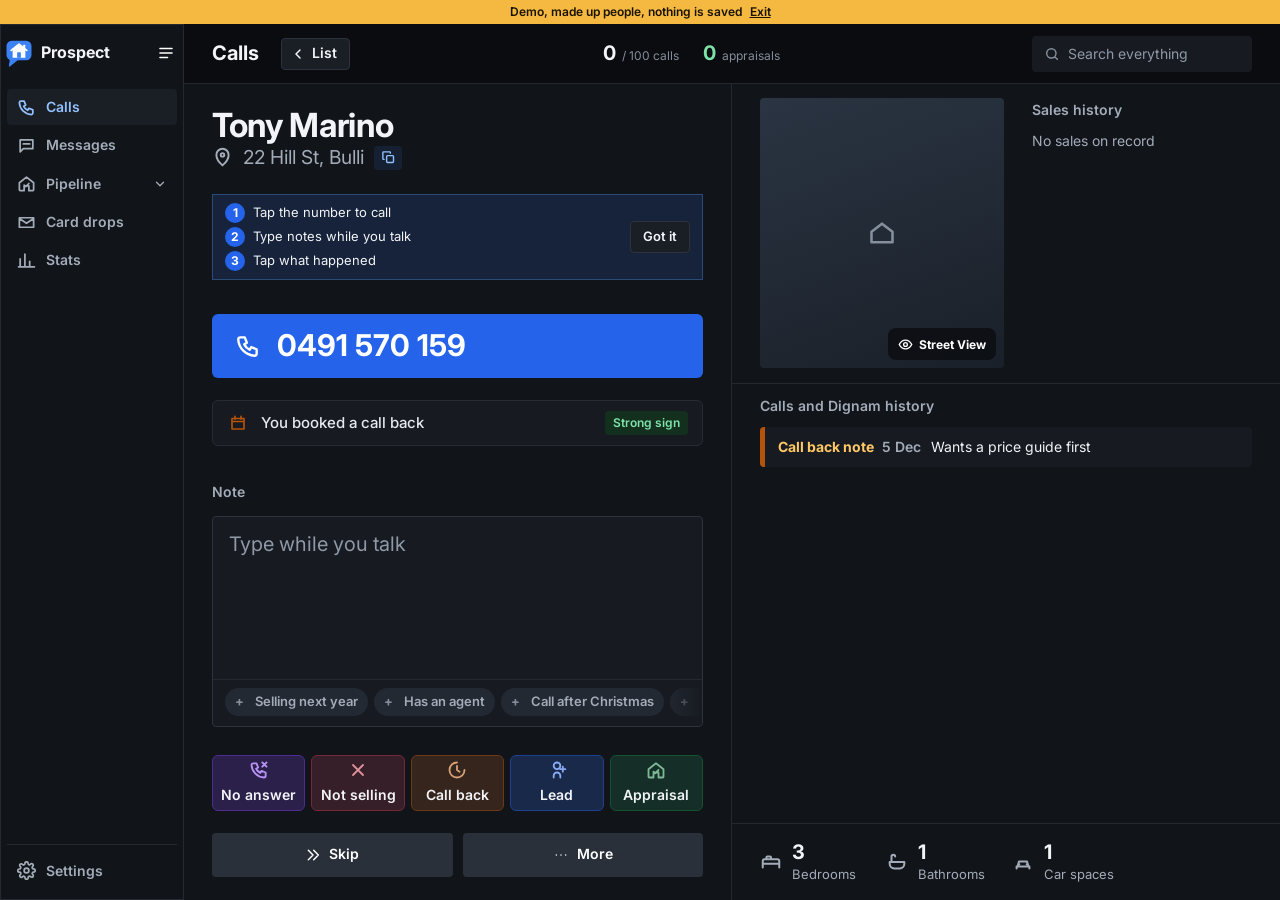
<file: demo.html>
<!doctype html><html lang="en"><head><meta charset="utf-8"><meta name="viewport" content="width=device-width,initial-scale=1"><title>Prospect demo</title>
<meta name="robots" content="noindex"><script>location.replace("index.html#demo");</script></head>
<body style="background:#0f1115;color:#ccc;font:16px system-ui;padding:24px">Opening the demo… <a style="color:#9cf" href="index.html#demo">Tap here</a> if it doesn't open.</body></html>
</file>
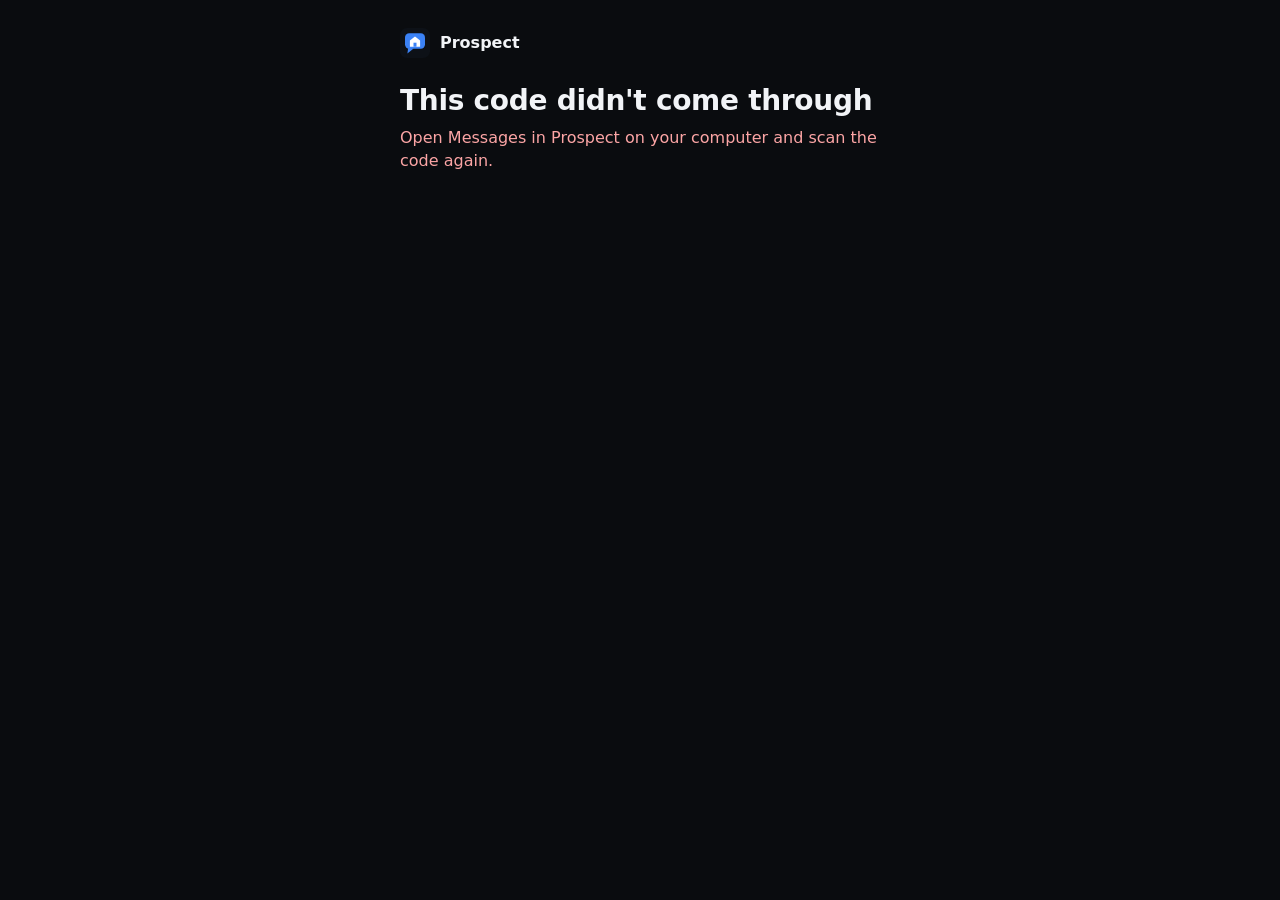
<file: phone.html>
<!DOCTYPE html>
<html lang="en"><head><meta charset="utf-8"><meta name="viewport" content="width=device-width,initial-scale=1,viewport-fit=cover">
<meta name="robots" content="noindex"><meta name="theme-color" content="#0a0c0f"><title>Connect your phone to Prospect</title>
<!-- Opened by scanning the code Prospect shows on a computer. The link to send messages to is in the address after #, so it
     never reaches any server and nothing here needs signing in. -->
<style>
:root{color-scheme:dark}*{box-sizing:border-box}
body{margin:0;background:#0a0c0f;color:#f2f4f7;font:16px/1.45 Inter,system-ui,-apple-system,sans-serif;-webkit-text-size-adjust:100%}
main{max-width:520px;margin:0 auto;padding:max(28px,env(safe-area-inset-top)) 20px 48px}
.brand{display:flex;align-items:center;gap:10px;font-weight:700;margin-bottom:26px}.brand svg{width:30px;height:30px}
h1{font-size:28px;line-height:1.2;margin:0 0 8px;letter-spacing:-.3px}.lead{color:#a3acb9;margin:0 0 24px}
.btn{display:flex;align-items:center;justify-content:center;width:100%;min-height:54px;border:0;border-radius:12px;background:#3b82f6;color:#fff;font:600 17px Inter,system-ui,sans-serif;margin:0 0 12px;cursor:pointer;text-decoration:none}
.btn.two{background:#1a1f26;color:#f2f4f7;border:1px solid #2a303a}.done{color:#7ee2a8;font-weight:600;min-height:24px;margin:0 0 10px}
ol{padding-left:22px;margin:8px 0 22px}li{margin:0 0 10px}i{font-style:normal;color:#93c0ff}
.box{background:#12161c;border:1px solid #232933;border-radius:12px;padding:16px;margin:18px 0}
.box b{display:block;margin-bottom:4px}.sm{color:#a3acb9;font-size:14px}
video{display:block;width:100%;max-width:300px;margin:8px auto 0;border-radius:12px;border:1px solid #232933;background:#000}
.bad{color:#fca5a5}
.st{margin:18px 0 8px;padding:14px 16px;border-radius:12px;border:1px dashed #3a4250;background:#12161c;color:#a3acb9;font-size:15px}
.st.on{border:1px solid #1f6b4a;background:#0f2e22;color:#b7f0d2;font-weight:600}
</style></head><body><main id="m"></main>
<script>
(function(){
  const h = new URLSearchParams(location.hash.slice(1)), kind = h.get('t') === 'android' ? 'android' : 'iphone', key = h.get('k') || '', sc = h.get('s') || '';
  const link = /^\w{16,64}$/.test(key) ? 'https://hywtghpfhhvbygunokca.supabase.co/functions/v1/inbox?p=' + key : '';
  const APK = 'https://github.com/andre487/AndroidMessage487/releases/latest/download/message487.apk';
  const m = document.getElementById('m'), esc = t => String(t).replace(/[&<>"]/g, c => ({ '&': '&amp;', '<': '&lt;', '>': '&gt;', '"': '&quot;' }[c]));
  const logo = '<svg viewBox="0 0 24 24"><rect width="24" height="24" rx="5.5" fill="#0d1117"/><g transform="translate(2.4 2.4) scale(.8)"><rect x="2" y="2.2" width="20" height="15.6" rx="4.2" fill="#3b82f6"/><path d="M5.2 16.8 4.4 22.4 10.6 17.4z" fill="#3b82f6"/><path d="M6.9 9.4 12 5.4l5.1 4v6.3H6.9z" fill="#fff"/><path d="M10.5 15.7v-4h3v4z" fill="#3b82f6"/></g></svg>';
  if (!/^https:\/\/[^\s]+\/functions\/v1\/inbox\?p=\w+$/.test(link)){ m.innerHTML = `<div class="brand">${logo}Prospect</div><h1>This code didn't come through</h1><p class="lead bad">Open Messages in Prospect on your computer and scan the code again.</p>`; return; }
  // copying needs a tap on the phone, so every button copies the link first
  async function copy(){ try { await navigator.clipboard.writeText(link); } catch { const t = document.createElement('textarea'); t.value = link; t.setAttribute('readonly', ''); t.style.position = 'fixed'; t.style.opacity = '0';
      document.body.appendChild(t); t.select(); t.setSelectionRange(0, link.length); try { document.execCommand('copy'); } catch {} t.remove(); }
    const d = document.getElementById('done'); if (d) d.textContent = 'Your link is copied.'; }
  window.go1 = async () => { await copy(); location.href = kind === 'android' ? APK : sc; };
  window.cp = copy;
  const iphone = `<h1>Connect your iPhone</h1><p class="lead">Replies to your texts will show up in Prospect by themselves. About two minutes, once.</p>
    ${sc ? `<button class="btn" onclick="go1()">Add the shortcut</button><p class="done" id="done"></p>
      <ol><li>Shortcuts opens. Tap <i>Set Up Shortcut</i>, tap the box, then <i>Paste</i> and <i>Add Shortcut</i>.</li>
      <li>Tap <i>Automation</i>, then <i>New Automation</i> (or <i>+</i>).</li><li>Scroll down, tap <i>Message</i>. Tap <i>Message Contains</i>, press the space bar once, tap ✓.</li>
      <li>Tap <i>Run Immediately</i>, then <i>Next</i>, then <i>Prospect messages</i>.</li>
      <li>Check it: tap <i>Shortcuts</i> at the bottom, then <i>Prospect messages</i> once. If it asks, tap <i>Always Allow</i>.</li></ol>`
    : `<button class="btn" onclick="cp()">Copy my link</button><p class="done" id="done"></p>
      <div class="box"><b>1. Make the shortcut (once, about 3 minutes)</b><ol>
      <li>Open Shortcuts, tap <i>+</i>, name it <i>Prospect messages</i>.</li><li>Add the action <i>Get Contents of URL</i> and paste your link as the URL.</li>
      <li>Tap the arrow on that action. Set <i>Method</i> to <i>POST</i> and <i>Request Body</i> to <i>JSON</i>.</li>
      <li>Add a Text field called <i>from</i>: tap the value, choose <i>Shortcut Input</i>, then tap it again and pick <i>Sender</i>.</li>
      <li>Add a Text field called <i>text</i>: choose <i>Shortcut Input</i> and pick <i>Content</i>.</li><li>Add a Text field called <i>app</i> with the value <i>iphone</i>. Tap <i>Done</i>.</li></ol></div>
      <div class="box"><b>2. Make it run by itself</b><ol><li>Tap <i>Automation</i>, then <i>New Automation</i> (or <i>+</i>).</li>
      <li>Scroll down, tap <i>Message</i>. Tap <i>Message Contains</i>, press the space bar once, tap ✓.</li><li>Tap <i>Run Immediately</i>, then <i>Next</i>, then <i>Prospect messages</i>.</li></ol></div>
      <div class="box"><b>3. Check it</b><ol><li>Tap <i>Shortcuts</i> at the bottom, then <i>Prospect messages</i> once. If it asks, tap <i>Always Allow</i>.</li></ol></div>`}
    <div class="st" id="st">Waiting for your phone. This turns green when it's connected.</div>
    <p class="sm">Needs iOS 17 or newer.</p>
    <div class="box"><b>Watch how</b><video src="media/phone-iphone.mp4?v=3" poster="media/phone-iphone.jpg?v=3" controls playsinline preload="metadata"${sc ? '' : ' onloadedmetadata="this.currentTime=16.1"'}></video></div>`;
  const android = `<h1>Connect your Android</h1><p class="lead">Replies to your texts and WhatsApp will show up in Prospect by themselves. About three minutes, once.</p>
    <button class="btn" onclick="go1()">Get Message487</button><button class="btn two" onclick="cp()">Copy my link again</button><p class="done" id="done"></p>
    <ol><li>Install Message487. If Chrome or Android asks, allow it (the video shows every screen).</li>
      <li>In Message487 tap <i>Connection</i>. Paste your link into <i>Webhook URL</i>, type <i>prospect</i> as the token, tap <i>Save and send test event</i>.</li>
      <li>Tap <i>Sources</i>, then <i>Notification access settings</i>. If Android says it's restricted, open Message487's App info, tap ⋮, <i>Allow restricted settings</i>, and try again.</li>
      <li>Turn on <i>Notifications</i>, tick <i>WhatsApp</i> and <i>Messages</i>, turn on <i>Incoming SMS</i> and tap <i>Allow</i>.</li></ol>
    <div class="st" id="st">Waiting for your phone. This turns green when the test arrives.</div>
    <div class="box"><b>Watch how</b><video src="media/phone-android.mp4?v=3" poster="media/phone-android.jpg?v=3" controls playsinline preload="metadata"></video></div>`;
  m.innerHTML = `<div class="brand">${logo}Prospect</div>` + (kind === 'android' ? android : iphone);
  const t0 = Date.now(), tick = setInterval(async () => { if (document.hidden) return; if (Date.now() - t0 > 30 * 60e3) return clearInterval(tick);
    try { const r = await fetch(link, { cache: 'no-store' }); const j = await r.json(); if (!j.connected) return;
      const st = document.getElementById('st'); st.classList.add('on'); st.textContent = '✓ Connected. Replies will show up in Prospect by themselves.'; clearInterval(tick); } catch {} }, 4000);
})();
</script></body></html>
</file>
<file: v2.css>
/* Prospect v2: one dark design system for every screen */
:root,:root:not(.x){--base:#0a0c0f;--panel:#111419;--sub:#171b21;--rowbg:#1a1f26;--line2:#232831;--hair:#262c35;--btn:#2a303a;--t1:#f2f4f7;--t2:#a3acb9;--accT:#93c0ff;--ok:#7ee2a8;--na:#7C3AED;--lst:#0d9488;--lstT:#5eead4;--sld:#eab308;--sldT:#fde68a;--ref:#6366f1;--nsT:#ff9aa6;--cbT:#ffc864;--naT:#d4c4fd;--px:clamp(16px,2.2vw,32px);/* old tokens mapped onto the new palette so every older screen follows */
  --bg:var(--base);--card:var(--rowbg);--ink:var(--t1);--muted:var(--t2);--faint:var(--t3);--line:var(--hair);--accent:var(--accT);--accent-bg:#3b82f61f;--good:#5ee08f;--good-bg:#16a34a22;--warn:#ffc864;--warn-bg:#d977061f;--bad:#ff9aa6;--bad-bg:#d6455a22;color-scheme:dark}
html,body{background:var(--base);color:var(--t1);height:100%}
body{font:14px/1.45 Inter,system-ui,-apple-system,"Segoe UI",sans-serif}
.v2 svg{flex:none}
#acc2{display:none}
/* ---------- shell ---------- */
#shell{height:100dvh;display:flex;padding:clamp(0px,1.8vh,16px)}
#shell .panel{flex:1;min-width:0;min-height:0;display:flex;flex-direction:column;background:var(--panel);overflow:hidden}
.top2{display:flex;align-items:center;gap:20px;height:clamp(48px,6.7vh,60px);padding:0 var(--px);border-bottom:1px solid var(--line2);flex:none}
.tabbtn{display:flex!important;align-items:center;gap:8px;font-size:20px;font-weight:700;height:44px;padding:0 10px 0 0!important;border:0!important;background:none!important;color:var(--t1)!important;min-height:0!important;position:relative}
.tabbtn .dot{position:absolute;top:8px;right:-4px;width:8px;height:8px;border-radius:50%;background:var(--ns)}
.vseg{display:flex;gap:4px;padding:3px;background:var(--sub);flex:none}
.vseg button{height:32px;min-height:0!important;padding:0 14px!important;border:0!important;background:none!important;font-size:13px!important;font-weight:700;color:var(--t2)!important}
.vseg button.on{background:var(--btn)!important;color:#fff!important}
.tstats{margin-left:auto;display:flex;align-items:baseline;gap:24px;white-space:nowrap}
.tstats b{font-size:20px}.tstats span{font-size:12px;color:var(--t3);margin-left:6px}
.tsearch{display:flex;align-items:center;gap:8px;height:36px;width:220px;padding:0 12px;border-radius:8px;background:var(--sub);color:var(--t3)}
.tsearch input{border:0!important;background:transparent!important;min-height:0!important;height:36px;padding:0!important;font-size:14px;outline:none;color:var(--t1)}
.ptop2{display:none}
#main.v2main{flex:1;min-height:0;display:flex;flex-direction:column;overflow:auto;max-width:none;margin:0;padding:0}
#main.v2main>.wrapold{width:100%;max-width:1100px;margin:0 auto;padding:8px var(--px) 60px}
body.dwide #main.v2main>.wrapold{max-width:none}
.hline2{flex:none;display:flex;align-items:center;gap:8px;padding:8px var(--px);font-size:13px;font-weight:600;color:var(--cbT);background:#d977061a;border-bottom:1px solid #d9770644}
/* ---------- shared pieces ---------- */
.g2{background:var(--rowbg);overflow:hidden}
.r2{display:grid!important;grid-template-columns:32px minmax(0,1fr) auto;gap:12px;align-items:center;width:100%;min-height:54px;padding:10px 14px!important;text-align:left;color:var(--t1)!important;background:transparent!important;border:0!important;border-radius:0!important;box-shadow:inset 0 -1px 0 var(--hair)}
.r2:last-child{box-shadow:none}button.r2:hover,a.r2:hover{background:#20262e!important}
.tile{width:32px;height:32px;display:flex;align-items:center;justify-content:center;flex:none}
.rt2{display:flex;flex-direction:column;gap:2px;min-width:0}
.rt2 b{font-size:16px;font-weight:600;line-height:21px;white-space:nowrap;overflow:hidden;text-overflow:ellipsis}
.rt2 span{font-size:14px;color:var(--t2);line-height:19px}
.kb2{min-width:24px;height:24px;padding:0 6px;background:var(--btn);color:var(--t2);display:inline-flex;align-items:center;justify-content:center;font:700 12px "JetBrains Mono",ui-monospace,monospace}
.key2{min-width:24px;height:24px;padding:0 6px;border-radius:8px;background:rgba(255,255,255,.18);display:inline-flex;align-items:center;justify-content:center;font:700 12px "JetBrains Mono",ui-monospace,monospace}
.lab2{font-weight:600;color:var(--t2)}
.b2{height:44px;padding:0 18px!important;background:var(--btn)!important;color:#fff!important;font-size:14px!important;font-weight:700;display:inline-flex;align-items:center;justify-content:center;gap:8px;border:0!important;text-decoration:none}
.b2.pri{background:var(--acc)!important}.b2.dan{background:var(--ns)!important}
.seg2{display:flex;gap:4px;padding:4px;background:var(--sub)}
.seg2 button{flex:1;height:36px;min-height:0!important;padding:0 14px!important;border:0!important;background:none!important;font-size:14px!important;font-weight:700;color:var(--t2)!important;white-space:nowrap}
.seg2 button.on{background:var(--btn)!important;color:#fff!important}
.seg2.mini{padding:3px}.seg2.mini button{height:32px;font-size:13px!important;padding:0 12px!important}
.pill2{font-size:13px;font-weight:700;padding:3px 10px;border-radius:999px}
.photo2{position:relative;overflow:hidden;background:linear-gradient(160deg,#2a3442,#1a2029)}
.photo2 img{position:absolute;inset:0;width:100%;height:100%;object-fit:cover}
.photo2 .pinm{position:absolute;left:50%;top:50%;width:18px;height:18px;margin:-9px 0 0 -9px;border-radius:50%;background:var(--acc);box-shadow:0 0 0 4px #fff,0 2px 10px rgba(0,0,0,.6)}
.photo2 .credit{position:absolute;left:8px;top:6px;font-size:12px;color:#fff;opacity:.8;text-shadow:0 1px 2px #000}
.photo2 .sv{position:absolute;right:8px;bottom:8px;height:32px;padding:0 10px;border-radius:8px;background:rgba(10,12,15,.8);color:#fff;font-size:12px;font-weight:700;display:flex;align-items:center;gap:6px;text-decoration:none}
/* ---------- call screen (desktop) ---------- */
.call2{flex:1;min-height:0;display:grid;grid-template-columns:minmax(0,1fr) minmax(0,1fr);grid-template-rows:minmax(0,1fr);overflow:hidden}
.cl2{display:flex;flex-direction:column;gap:clamp(8px,2vh,18px);padding:clamp(12px,2.6vh,24px) var(--px);border-right:1px solid var(--line2);min-width:0;min-height:0}
.cr2{display:flex;flex-direction:column;min-width:0;min-height:0}
.nm2{margin:0;font-size:clamp(28px,min(6vh,3.8vw),44px);line-height:1.08;font-weight:700}
.also2{font-size:14px;color:var(--t2);margin-top:4px}
.ad2{display:flex;align-items:center;gap:10px;font-size:clamp(14px,min(2.3vh,1.5vw),20px);color:var(--t2)}
.tag2{display:grid;grid-template-columns:clamp(90px,8vw,120px) minmax(0,1fr);overflow:hidden;border:1px solid}
.tag2 .s{display:flex;flex-direction:column;justify-content:center;align-items:center;gap:6px;color:#fff;font-size:14px;font-weight:700;text-align:center;padding:6px}
.tag2 .m{padding:clamp(6px,1.8vh,16px) 22px;display:flex;flex-direction:column;gap:4px}
.tag2 .m b{font-size:clamp(16px,min(2.6vh,1.65vw),20px);line-height:1.25}.tag2 .m span{font-size:clamp(13px,1.8vh,16px)}
.numrow2{display:grid;grid-template-columns:minmax(0,1fr) clamp(90px,8vw,120px);gap:12px}
.num2{height:clamp(48px,9.3vh,84px);background:var(--acc);color:#fff!important;display:flex;align-items:center;gap:clamp(10px,1.2vw,16px);padding:0 clamp(14px,1.8vw,26px);font-size:clamp(20px,min(4.6vh,2.9vw),44px);font-weight:700;white-space:nowrap;text-decoration:none!important}
.num2:hover{filter:brightness(1.08)}
.num2.sol{background:#64748b}
.rp2{height:clamp(48px,9.3vh,84px);background:var(--btn);color:#fff!important;display:flex;flex-direction:column;align-items:center;justify-content:center;gap:8px;font-size:14px;font-weight:700;text-decoration:none!important}
.rp2 i{height:22px;padding:0 7px;border-radius:4px;background:#c8102e;font:700 12px Inter,sans-serif;display:flex;align-items:center;font-style:normal}
.warn2{display:flex;gap:10px;align-items:flex-start;padding:12px 14px;color:var(--cbT);font-size:14px}

.nw2{flex:1;min-height:0;display:flex;flex-direction:column;gap:10px}
.nw2 .h{display:flex;justify-content:space-between;align-items:center}
textarea.note2{flex:1;min-height:44px!important;width:100%;padding:14px 16px!important;border:1px solid #2c333e!important;background:var(--sub)!important;font-size:20px;line-height:26px;resize:none!important;outline:none;color:var(--t1)}
textarea.note2:focus{border-color:var(--acc)!important}
.bar2x{display:grid;grid-template-columns:repeat(5,minmax(0,1fr));gap:2px;overflow:hidden;flex:none}
.bar2x button{height:clamp(46px,7.1vh,64px);min-height:0!important;border:0!important;border-radius:0!important;display:flex;flex-direction:column;align-items:center;justify-content:center;gap:5px;font-size:14px!important;font-weight:700;position:relative;padding:0 2px!important}
.bar2x button:active{filter:brightness(.9);transform:none}
.bar2x .k{position:absolute;top:6px;right:8px;font:12px "JetBrains Mono",ui-monospace,monospace;opacity:.75}
.ends2{display:grid;grid-template-columns:1fr 1fr;gap:10px;flex:none}
.ends2 button{position:relative;height:clamp(34px,4.7vh,42px);min-height:0!important;border:0!important;background:var(--btn)!important;color:#fff!important;display:flex;align-items:center;justify-content:center;gap:8px;font-size:14px!important;font-weight:700}
.ends2 .k{position:absolute;right:10px;top:50%;transform:translateY(-50%)}
.prop2{padding:clamp(12px,2.6vh,24px) var(--px);display:grid;grid-template-columns:minmax(0,1fr) minmax(0,1fr);border-bottom:1px solid var(--line2)}
.attrs2{display:grid;grid-template-columns:1fr 1fr;align-content:center}
.attr2{display:flex;align-items:center;gap:10px}
.attr2 b{display:block}
.two2{display:grid;grid-template-columns:1fr 1fr;border-bottom:1px solid var(--line2)}
.two2>div{padding:clamp(12px,2.6vh,24px) var(--px);display:flex;flex-direction:column;gap:clamp(8px,1.6vh,14px);min-width:0}
.two2>div:first-child{border-right:1px solid var(--line2)}
.tl2{display:grid;grid-template-columns:16px minmax(0,1fr);gap:12px}
.tl2 .d{position:relative}.tl2 .d i{position:absolute;top:4px;left:2px;width:12px;height:12px;border-radius:50%}
.tl2 .d u{position:absolute;top:20px;bottom:-16px;left:7px;width:2px;background:#333a46}
.tlh2{display:flex;flex-wrap:wrap;column-gap:10px}.tl2 em{font-style:normal;font-weight:700}
.tl2 small{display:block;color:var(--t2);margin-top:2px}
.why2{display:flex;align-items:center}
.why2 .rt2 b{white-space:normal}.why2 .rt2 span{font-weight:700}
.calls2{flex:1;min-height:0;overflow:auto;padding:clamp(12px,2.6vh,24px) var(--px);display:flex;flex-direction:column}
.cc2{display:grid;grid-template-columns:4px minmax(0,1fr);background:var(--sub)}
.cc2 .h{display:flex;align-items:baseline}

.empty2{flex:1;display:flex;flex-direction:column;align-items:center;justify-content:center;gap:12px;padding:40px;text-align:center;color:var(--t2)}
.empty2 b{font-size:20px;color:var(--t1)}
/* ---------- phone call screen ---------- */
.pcall2{display:none}
/* ---------- list ---------- */
.list2{flex:1;min-height:0;display:grid;grid-template-columns:260px minmax(0,1fr)}
.rail2{padding:16px;display:flex;flex-direction:column;gap:2px;border-right:1px solid var(--line2);overflow:auto}
.rail2 button{display:flex;justify-content:space-between;align-items:center;height:44px;min-height:0!important;padding:0 14px!important;border:0!important;border-radius:8px!important;background:none!important;font-size:14px!important;color:var(--t2)!important;font-weight:600;flex:none}
.rail2 button.on{background:var(--sub)!important;color:var(--t1)!important;font-weight:700}
.rail2 button.cbk,.rail2 button.cbk span{color:var(--cbT)!important}
.rail2 button span{font-size:13px;color:var(--t3)}
.lm2{display:flex;flex-direction:column;min-height:0;min-width:0}
.lh2{display:flex;align-items:center;gap:14px;min-height:76px;padding:12px 28px;border-bottom:1px solid var(--line2);flex:none;flex-wrap:wrap}
.lh2 h1{margin:0;font-size:28px;font-weight:700}
.lg2{display:grid;grid-template-columns:minmax(0,1.15fr) minmax(0,1.6fr) 80px 210px 92px;gap:20px;align-items:center;padding:14px 28px;border-bottom:1px solid var(--line2);cursor:pointer}
.lg2:not(.h):hover{background:#161a20}
.lg2.h{padding:12px 28px;font-size:13px;font-weight:600;color:var(--t3);cursor:default}
.lg2.done{opacity:.5}
.lr2{overflow:auto;flex:1}
.lg2 .nm{min-width:0}.lg2 .nm b{font-size:16px;display:block;white-space:nowrap;overflow:hidden;text-overflow:ellipsis}.lg2 .nm span{font-size:14px;color:var(--t2)}
.str2{display:inline-flex;gap:3px;flex:none}.str2 i{width:14px;height:6px;border-radius:4px;background:var(--line2)}
.ob2{height:40px;min-height:0!important;border-radius:8px!important;border:1px solid var(--line2)!important;display:flex;align-items:center;justify-content:center;gap:6px;font-size:14px!important;font-weight:700;background:var(--panel)!important;color:var(--t1)!important;padding:0 10px!important}
/* ---------- pages ---------- */
.pg2{flex:1;min-height:0;overflow:auto;padding:28px var(--px) 40px}
.ph2{display:flex;align-items:center;gap:14px;margin-bottom:20px;flex-wrap:wrap}
.ph2 h1{margin:0;font-size:28px;font-weight:700;letter-spacing:-.02em}
.ph2>h1+:not(.flag2),.ph2>.flag2+*{margin-left:auto}
.flag2{font-size:14px;font-weight:700;color:var(--nsT)}
.gh2{font-size:14px;font-weight:600;color:var(--t2);margin:22px 4px 10px;display:flex;align-items:center;justify-content:space-between;gap:12px;min-height:36px}
.gh2:first-child{margin-top:0}
.sec2{display:flex;flex-direction:column;gap:12px;padding:20px 0;border-top:1px solid var(--line2)}
.sec2.first{border-top:0;padding-top:4px}
.big2{font-size:44px;font-weight:700;letter-spacing:-.03em;line-height:1}
.meter2{height:10px;border-radius:999px;background:var(--line2);overflow:hidden}.meter2 i{display:block;height:100%;border-radius:999px}
.ltab2{background:var(--rowbg);overflow:hidden}
.lt2{display:grid;grid-template-columns:minmax(0,1.3fr) minmax(0,1.4fr) 140px minmax(0,1.6fr) 96px 92px;gap:20px;align-items:center;padding:14px 20px;border-bottom:1px solid var(--line2);cursor:pointer}
.lt2:last-child{border-bottom:0}.lt2:not(.h):hover{background:#20262e}
.lt2.h{padding:12px 20px;font-size:13px;font-weight:600;color:var(--t3);cursor:default}
.ltn{display:flex;align-items:center;gap:12px;min-width:0}.ltn div{min-width:0}.ltn b{display:block;font-size:16px;white-space:nowrap;overflow:hidden;text-overflow:ellipsis}.ltn div>span{font-size:13px;color:var(--t2);white-space:nowrap;overflow:hidden;text-overflow:ellipsis;display:block}
.ltnote{font-size:14px;color:var(--t2);white-space:nowrap;overflow:hidden;text-overflow:ellipsis}
.ib2{width:40px;height:36px;min-height:0!important;padding:0!important;border:0!important;background:var(--btn)!important;display:flex;align-items:center;justify-content:center;color:#fff!important}.ib2.call{background:var(--acc)!important}
.lbtns{display:flex;gap:8px;justify-content:flex-end}
.tags2{display:flex;gap:8px;flex-wrap:wrap}.tags2 span{height:30px;padding:0 12px;border-radius:8px;background:#20252d;display:flex;align-items:center;font-size:13px;font-weight:700}.tags2 span.on{background:var(--acc)}
.hgrid2{display:grid;grid-template-columns:40px repeat(12,minmax(0,1fr));gap:4px;align-items:center}
.hgrid2 i{display:block;height:30px;border-radius:4px}.hgrid2 .hb{background:var(--acc)}.hgrid2 .top{box-shadow:inset 0 0 0 2px #fff}.hgrid2 .hz{border:1px dashed var(--hair)}
.hx2{font-size:12px;color:var(--t2);white-space:nowrap}.hy2{font-size:13px;color:var(--t2)}
.leg2{display:flex;gap:14px;font-size:12px;color:var(--t2);flex-wrap:wrap}.leg2 span{display:flex;gap:6px;align-items:center}.leg2 i{width:12px;height:12px;border-radius:4px}
.srow2{display:grid;grid-template-columns:130px minmax(0,1fr) 40px;gap:12px;align-items:center;font-size:14px}.srow2 b{text-align:right}
.hbt2{height:12px;border-radius:4px;background:var(--sub);overflow:hidden}.hbt2 i{display:block;height:100%;border-radius:4px}
.split2{display:flex;gap:2px;height:14px;border-radius:8px;overflow:hidden}
.pair2{display:flex;gap:18px;flex-wrap:wrap;font-size:14px;color:var(--t2)}.pair2 b{color:var(--t1);font-size:16px}
.emptyline{font-size:14px;color:var(--t2)}
/* ---------- sheets, toast, older screens ---------- */
.overlay{background:rgba(0,0,0,.6)!important;z-index:40}
.sheet{background:var(--panel)!important;border:1px solid var(--line2);color:var(--t1);max-width:520px;padding:6px 18px 22px!important}
.sheet h3{font-size:20px;margin:10px 0 8px}
.sh2{display:grid;grid-template-columns:44px 1fr 44px;align-items:center;margin:0 -8px 6px}
.sh2 b{text-align:center;font-size:16px}
.sh2 button{width:44px;height:44px;min-height:0!important;border:0!important;background:none!important;padding:0!important;color:#fff!important}
.sb2{display:flex;flex-direction:column;gap:14px}
.grab2{display:none}
.chipset2{display:grid;grid-template-columns:repeat(3,1fr);gap:6px}
.toast{top:auto!important;bottom:28px;background:#f2f4f7!important;color:#0a0c0f!important;padding:0 8px 0 16px!important;height:50px;align-items:center;gap:12px;font-weight:600;box-shadow:0 10px 30px rgba(0,0,0,.45);z-index:60}
.toast button{background:#0a0c0f!important;color:#fff!important;border:0!important;border-radius:8px!important;min-height:32px!important;padding:0 14px!important;font-weight:700}
button,.btnlike{border-color:var(--hair);background:var(--btn);color:var(--t1)}
button.primary{background:var(--acc)!important;border-color:var(--acc)!important;color:#fff!important}
button.ghost{background:transparent}
input,select,textarea{background:var(--sub);border-color:var(--hair);color:var(--t1)}
.card{background:var(--rowbg)!important;border:0!important}
h2{color:var(--t1)}
.seg{background:var(--sub)!important;border:0!important}
.seg button.on{background:var(--btn)!important;color:#fff!important}
.chips button.on,.chipgrid button.on{background:var(--acc)!important;border-color:var(--acc)!important}
.banner.info{background:#3b82f61f}.banner.warn{background:#d977061f}.banner.bad{background:#d6455a22}
a{color:var(--accT)}
/* ---------- phone ---------- */
@media (max-width:899px){
  #shell{padding:0}
  #shell .panel{border:0;border-radius:0}
  .top2{display:none}
  .ptop2{display:flex;align-items:center;gap:10px;height:clamp(44px,6.2vh,52px);padding:0 6px 0 16px;flex:none}
  .ptop2 .vseg button{height:32px;padding:0 10px!important}
  .ptop2 .ps{display:flex;gap:12px;font-size:12px;color:var(--t2);margin-left:auto;align-items:baseline;white-space:nowrap}
  .ptop2 .ps b{font-size:16px;color:var(--t1)}
  .ptop2 .ib3{width:40px;height:36px;min-height:0!important;border:0!important;background:none!important;padding:0!important;color:#fff!important;display:flex;align-items:center;justify-content:center}
  .call2{display:none}
  .pcall2{display:flex;flex:1;min-height:0;flex-direction:column}
  .pb2{flex:1;min-height:0;display:flex;flex-direction:column;justify-content:space-between;gap:clamp(8px,1.5vh,14px);padding:4px 16px 0;overflow:auto}
  .pid2{display:flex;flex-direction:column;gap:12px;flex:none}
  .pidr2{display:flex;gap:14px;align-items:center}
  .pidr2 .photo2{width:clamp(48px,10vh,84px);height:clamp(48px,10vh,84px);border-radius:8px;flex:none}
  .pidr2 .photo2 .pinm{width:10px;height:10px;margin:-5px 0 0 -5px;box-shadow:0 0 0 2px #fff}
  .pidr2 h1{margin:0;font-size:clamp(20px,3.4vh,28px);line-height:1.15;font-weight:700;letter-spacing:-.03em}
  .pidr2 .a{font-size:14px;color:var(--t2);margin-top:6px}
  .icons2{display:flex;justify-content:space-between;align-items:center;padding:2px 2px 0;gap:8px}
  .icons2 span{display:flex;align-items:center;gap:6px;font-size:16px;font-weight:700;white-space:nowrap}
  .icons2:empty{display:none}
  .pnum2{flex:none;height:clamp(46px,7.6vh,64px);border-radius:8px;background:var(--acc);color:#fff!important;display:flex;align-items:center;justify-content:center;gap:12px;font-size:clamp(20px,3.2vh,28px);font-weight:700;text-decoration:none!important}
  .pnum2.sol{background:#64748b}
  .pgl2 .r2{min-height:clamp(40px,6.4vh,54px);padding-block:clamp(4px,1.1vh,10px)!important}
  textarea.pnote2{flex:1;min-height:44px!important;width:100%;padding:12px 14px!important;border-radius:8px!important;border:1px solid var(--hair)!important;background:transparent!important;font-size:16px;line-height:23px;resize:none!important;outline:none;color:var(--t1)}
  .pf2{padding:clamp(8px,1.4vh,12px) 16px max(clamp(8px,1.8vh,16px),env(safe-area-inset-bottom));display:flex;flex-direction:column;gap:8px;flex:none}
  .pf2 .bar2x button{height:clamp(50px,9vh,76px);font-size:12px!important;line-height:13px;gap:6px;text-align:center}
  .pf2 .k,.pf2 .ends2 .k{display:none}
  .pf2 .ends2 button{height:clamp(34px,5vh,42px)}
  .ptyp2{display:none}
  body.typing .pid2,body.typing .pnum2,body.typing .pgl2,body.typing .pf2,body.typing .warn2{display:none}
  body.typing .ptyp2{display:flex}
  body.typing textarea.pnote2{border-color:var(--acc)!important;font-size:16px;line-height:24px}
  body.typing .pb2{justify-content:flex-start;padding-bottom:70px}
  #acc2{position:fixed;left:0;right:0;bottom:0;z-index:30;display:none;grid-template-columns:minmax(0,1fr) 72px;gap:8px;padding:8px 16px;background:var(--rowbg)}
  body.typing #acc2{display:grid}
  #acc2 .bar2x button{height:44px}
  #acc2 .done{height:44px;min-height:0!important;border:0!important;border-radius:8px!important;background:var(--btn)!important;color:#fff!important;font-size:14px!important;font-weight:700}
  .list2{display:flex;flex-direction:column}
  .rail2{flex-direction:row;overflow-x:auto;border-right:0;padding:4px 16px 10px;gap:6px;flex:none}
  .rail2 button{height:36px;white-space:nowrap;background:var(--sub)!important;gap:8px}
  .rail2 button.on{background:var(--btn)!important}
  .lh2{min-height:0;padding:4px 16px 12px;border:0;gap:10px}
  .lh2 h1{font-size:20px}
  .lh2 .tsearch{width:100%;order:3}
  .lg2.h{display:none}
  .lr2{padding:0 16px 20px}
  .lg2{display:flex;align-items:center;gap:12px;padding:12px 0}
  .lg2 .c-why,.lg2 .c-own,.lg2 .c-last{display:none!important}
  .lg2 .nm{flex:1}
  .lg2 .nm em{display:block;font-style:normal;font-size:14px;color:var(--accT);margin-top:3px;white-space:nowrap;overflow:hidden;text-overflow:ellipsis}
  .pg2{padding:8px 16px 32px}
  .ph2 h1{display:none}.ph2 .seg2{flex:1}
  .ph2>.flag2{order:3;width:100%}
  .sheet{position:fixed;left:0;right:0;bottom:0;max-width:none!important;border-radius:8px 8px 0 0!important;border:0;max-height:88vh;padding-bottom:max(22px,env(safe-area-inset-bottom))!important}
  .grab2{display:flex;justify-content:center;padding-top:6px}.grab2 i{width:40px;height:5px;border-radius:4px;background:#3a4250}
  .toast{bottom:150px;left:16px!important;right:16px;transform:none!important;width:auto}
  .hgrid2{grid-template-columns:30px repeat(12,minmax(0,1fr));gap:3px}.hgrid2 i{height:24px;border-radius:4px}.hx2{font-size:12px}.hy2{font-size:12px}
  .lt2{grid-template-columns:minmax(0,1fr) auto}.lt2.h{display:none}.lt2>.c3,.lt2>.c4,.lt2>.c5{display:none}.lt2 .lbtns{display:none}
  .srow2{grid-template-columns:100px minmax(0,1fr) 30px}
}
@media (max-width:899px) and (max-height:620px){.icons2{display:none}}
@media (max-width:379px){.ptop2 .ps span+span{display:none}.hx2{font-size:12px}}
@media (min-width:900px){.hide-desk{display:none!important}}
@media (max-width:899px){.hide-phone{display:none!important}}
@media (min-width:900px) and (max-height:640px){.ad2,.tag2 .m span{display:none}}
@media (min-width:900px) and (max-width:1279px){
  .list2{grid-template-columns:200px minmax(0,1fr)}
  .lg2{grid-template-columns:minmax(0,1fr) minmax(0,1.3fr) 170px 84px;gap:14px;padding-left:20px;padding-right:20px}
  .lg2 .c-own,.lg2.h span:nth-child(3){display:none}
  .lh2{padding:12px 20px}
  .lt2{grid-template-columns:minmax(0,1.3fr) minmax(0,1.4fr) 130px 92px;gap:14px}.lt2>.c4,.lt2>.c5{display:none}
}
/* reduce motion keeps colour and fade changes, drops movement (23 Nov) */
@media (prefers-reduced-motion:reduce){*{transition-property:color,background-color,border-color,box-shadow,opacity,filter!important}}
/* ---------- nav popover, phone search ---------- */
#popscrim2{position:fixed;inset:0;z-index:44;display:none}#popscrim2.show{display:block}
#pop2{position:fixed;z-index:45;width:300px;padding:8px;background:var(--panel);border:1px solid var(--line2);box-shadow:0 18px 40px rgba(0,0,0,.5);display:none}
#pop2.show{display:block}#pop2 .g2{background:transparent}
.psrch{padding:0 16px 10px;flex:none}.psrch .tsearch{width:100%}.psrch input{width:100%}
.tsearch input{flex:1;min-width:0}
.sw2{width:46px;height:28px;border-radius:999px;background:#3a4250;position:relative;flex:none;transition:background .15s}
.sw2 i{position:absolute;top:3px;left:3px;width:22px;height:22px;border-radius:50%;background:#fff;transition:left .15s}
.sw2.on{background:var(--ok)}.sw2.on i{left:21px}
a.b2{color:#fff!important}
/* ---------- older screens inside the new frame ---------- */
#main.old{padding:16px var(--px) 60px;display:block}
#main.old .top,.oldin .top{display:flex;align-items:center;gap:12px;flex-wrap:wrap;margin:4px 0 14px}
.pt2{margin:0 auto 0 0;font-size:28px;font-weight:700;letter-spacing:-.02em}
#main.old h2{font-size:20px;margin:18px 0 8px}
details.sec{background:var(--rowbg);border:0;margin:12px 0;padding:0}
details.sec>summary{padding:16px 18px;font-weight:700;cursor:pointer;list-style:none}
details.sec>summary::-webkit-details-marker{display:none}
details.sec>div{padding:0 18px 18px}
table{width:100%;border-collapse:collapse;font-size:14px}th,td{text-align:left;padding:8px 6px;border-bottom:1px solid var(--hair)}th{color:var(--t3);font-weight:600}
.muted{color:var(--t2)!important}
.dsplit .dmap{overflow:hidden}
@media (min-width:1000px){body.dwide #main.old .dsplit .dmap{height:calc(100dvh - 230px);top:0}body.dwide #main.old .dsplit .dside{max-height:calc(100dvh - 230px);overflow:auto}}
.login{min-height:100dvh;display:flex;align-items:center;justify-content:center;padding:20px}
.login .card{width:100%;max-width:400px;padding:28px!important;background:var(--panel)!important;border:1px solid var(--line2)!important}
.preview{background:var(--sub)!important;border:0!important}
.leaflet-container{background:#0e1319}
.r2 .kb2{justify-self:end}
.v2s .r2 .tile{width:32px;height:32px}
@media (max-width:899px){#main.old{padding:8px 16px 40px}.pt2{display:none}}

.rail2{margin-left:0}
#main.old .top>.seg{margin-left:0}
#main.old .chips{display:flex;gap:6px;flex-wrap:wrap;align-items:center}
.ptyp2 .photo2 .pinm{width:10px;height:10px;margin:-5px 0 0 -5px;box-shadow:0 0 0 2px #fff}

.cp2{background:none!important;border:0!important;padding:0!important;min-height:0!important;cursor:pointer;text-align:left;font-family:inherit;display:flex;align-items:center;gap:10px;color:var(--t2)!important;justify-content:flex-start;border-radius:8px!important}
.cp2 .cpl{font-size:12px;font-weight:700;color:var(--accT);background:#3b82f61f;padding:3px 8px;border-radius:8px;flex:none}
.cp2:hover .cpl{background:#3b82f633}
.pidr2 .cp2{font-size:14px;margin-top:6px;gap:8px;flex-wrap:wrap}

.cr2{overflow:hidden}.prop2,.two2{flex:none}
@media (min-width:900px){#sheet.wide2{max-width:900px;width:92vw}}

.dl2{display:flex;align-items:center;gap:8px;font-size:14px;margin-top:6px}.dl2 svg{flex:none}
.pidr2 .dl2{font-size:13px}
.pidr2 .dl2 .pa{display:none}
.tsep{width:1px;height:22px;background:var(--line2);align-self:center}
@media (max-width:1279px){.pl2{display:none}.tsep{display:none}}
.ti-trash{--i:url("data:image/svg+xml,%3Csvg xmlns='http://www.w3.org/2000/svg' width='24' height='24' viewBox='0 0 24 24' fill='none' stroke='black' stroke-width='2' stroke-linecap='round' stroke-linejoin='round'%3E%3Cpath d='M4 7h16'/%3E%3Cpath d='M10 11v6'/%3E%3Cpath d='M14 11v6'/%3E%3Cpath d='M5 7l1 12a2 2 0 0 0 2 2h8a2 2 0 0 0 2-2l1-12'/%3E%3Cpath d='M9 7V4a1 1 0 0 1 1-1h4a1 1 0 0 1 1 1v3'/%3E%3C/svg%3E")}
.sugg2{display:none;margin-top:6px;background:var(--rowbg);border:1px solid var(--line2);overflow:hidden;max-height:260px;overflow-y:auto}
.sugg2 button{display:block!important;width:100%;text-align:left;min-height:44px!important;padding:0 14px!important;border:0!important;border-radius:0!important;background:transparent!important;color:var(--t1)!important;font-size:14px!important;box-shadow:inset 0 -1px 0 var(--hair)}
.sugg2 button:hover{background:#20262e!important}
#demobar{position:relative;z-index:5;height:24px;display:flex;align-items:center;justify-content:center;gap:8px;background:#f5b942;color:#1a1300;font:600 12px/1 Inter,system-ui,sans-serif;padding-top:env(safe-area-inset-top,0px);white-space:nowrap;overflow:hidden}
#demobar a{color:#1a1300;text-decoration:underline}

/* The card drop map keeps its layers to itself, so menus and sheets always sit on top of it */
#dmap{position:relative;z-index:0;isolation:isolate}

/* New and edited leads: tighter so the whole form fits without scrolling */
.lsheet .weditor,.lsheet .deditor{padding:8px 10px;gap:6px}
.lsheet .weditor input.sm,.lsheet .deditor input.sm,.lsheet .weditor select.sm,.lsheet .deditor select.sm{height:36px;min-height:36px;padding-top:0;padding-bottom:0}
.lsheet .lrow2,.lsheet .lrow3{gap:6px}

.lsheet .wlabel{margin-bottom:2px}
.lsheet .chipgrid.sm:empty{display:none}
.lsheet .wsub .sugg2{top:100%;left:0;right:0}
.lsheet .chipgrid.sm{margin-top:4px;gap:4px}
.lsheet .chipgrid.sm button{min-height:24px;padding:3px 9px}
.lsheet .weditor,.lsheet .deditor{margin-top:8px}
#sheet.lsheet .lsave{margin-top:8px}#sheet.lsheet .lsave button{min-height:44px}
@media (max-height:700px){#sheet.lsheet{padding-top:2px}.lsheet .weditor input.sm,.lsheet .deditor input.sm,.lsheet .weditor select.sm,.lsheet .deditor select.sm{height:32px;min-height:32px}}
@media (max-height:700px){#sheet.lsheet .lsave button{min-height:44px}#sheet.lsheet .lsave{padding-top:6px}.lsheet .chipgrid.sm button{min-height:24px}.lsheet .lrow2,.lsheet .lrow3{margin-top:5px}}
@media (max-height:700px){.lsheet .wlabel{font-size:12px;margin-bottom:0}}
.lsheet .wsub{align-items:center}.lsheet .wsub input{margin:0!important;width:100%}
/* No frame around the app: it fills the whole window edge to edge */
#shell{padding:0}
#shell .panel{border:0}

/* Call screen right side, tightened so the call history fits without scrolling */
.prop2{padding:clamp(8px,1.6vh,16px) var(--px);gap:var(--px)}
.attrs2{gap:8px 14px}
.two2>div{padding:clamp(8px,1.4vh,14px) var(--px)}
.two2.one2{grid-template-columns:1fr}.two2.one2>div{border-right:0}
.two2.one2>div:last-child{flex-direction:row;flex-wrap:wrap;align-items:center;column-gap:22px;row-gap:8px}
.two2.one2>div:last-child>.lab2{flex-basis:100%}
.why2{gap:10px}.why2 .tile{width:28px!important;height:28px!important;border-radius:8px!important}
.tl2 b,.tl2 em{font-size:14px}.tl2 small{font-size:13px}
.calls2{padding:clamp(8px,1.4vh,14px) var(--px);gap:6px}
.cc2{gap:10px}
.cc2>div{display:flex;flex-wrap:wrap;align-items:baseline;column-gap:10px;row-gap:2px;min-width:0}
.cc2 .h{gap:8px;flex:none}
.cc2 p{margin:0;flex:1 1 220px;min-width:0}
.top2 .tsearch{margin-top:0;margin-bottom:0;align-self:center}

/* History rows: colour strip sits on the very edge of each bubble; text sized to read easily */
.cc2{position:relative;overflow:hidden;grid-template-columns:minmax(0,1fr);padding:9px 14px 9px 18px}
.cc2>i{position:absolute;left:0;top:0;bottom:0;width:5px;border-radius:0}
.cc2 .h b{font-size:14px}.cc2 .h span{font-size:14px;color:var(--t2)}
.cc2 p{font-size:14px;line-height:22px;color:var(--t1)}
.attr2 b{font-size:20px;line-height:22px}.attr2 span{font-size:13px;color:var(--t2)}
.why2 .rt2 b{font-size:16px}.why2 .rt2 span{font-size:13px}
.lab2{font-size:14px}
.prop2{grid-template-columns:minmax(0,1.5fr) minmax(0,1fr)}
.two2 .why2 .rt2{display:flex;flex-wrap:wrap;align-items:baseline;column-gap:8px}.two2>div{gap:6px}
.two2 .why2 .rt2{flex-direction:row}

/* Call screen layout: photo with sales beside it, history in the middle, the house facts along the bottom */
.prop2{grid-template-columns:minmax(0,1.35fr) minmax(0,1fr);align-items:start}
.sales2{display:flex;flex-direction:column;gap:10px;min-width:0;padding-top:2px}
.facts2{flex:none;display:grid;grid-template-columns:repeat(4,minmax(0,1fr));gap:12px;padding:clamp(10px,1.8vh,16px) var(--px);border-top:1px solid var(--line2);background:var(--panel)}
.facts2 .attr2 b{font-size:20px;line-height:24px}.facts2 .attr2 span{font-size:13px;color:var(--t2)}
/* Why they're on the list, on the left under the number */
.whyl2{display:flex;flex-direction:column;gap:8px}
.wl2{flex-wrap:wrap}
.wc2{display:flex;align-items:center;background:color-mix(in srgb,var(--c) 14%,transparent);border:1px solid color-mix(in srgb,var(--c) 40%,transparent)}
.wc2 .ti2{background:var(--c);display:grid;place-items:center;flex:none}
.wc2 b{display:block;font-size:14px;line-height:19px;color:var(--t1)}
.wc2 em{display:block;font-style:normal;font-size:12px;font-weight:700;color:var(--t)}
#demobar ~ #shell,#demobar ~ #app #shell{height:calc(100dvh - 24px)}

/* Reasons joined into one bar, like the outcome buttons */
.wl2{display:grid;gap:2px;overflow:hidden}
.wc2{border:0;padding:10px 12px;gap:10px;background:color-mix(in srgb,var(--c) 26%,#151a21);min-width:0}
.wc2 .ti2{width:30px;height:30px;border-radius:8px}
.wc2>span:last-child{min-width:0}.wc2 b{text-overflow:ellipsis}
.wc2 b{white-space:normal;overflow:visible}

.gain2{font-weight:700;margin-left:6px}.gain2.up{color:#5ee08f}.gain2.dn{color:#ff9aa6}
.agy2{color:var(--t2)!important;margin-top:1px}
.sales2 .tl2 small{font-size:14px}

/* Send a message: every choice is the same button, the same size, picked the same way */
.msg2 label{display:block;font-size:13px;font-weight:600;color:var(--t2)}
.msg2 select,.msg2 .optin2,.msg2 input{height:44px;min-height:44px;border-radius:8px;font-size:14px}
.msg2 .opts2{display:grid;gap:6px}.msg2 .opts2.c4{grid-template-columns:repeat(4,minmax(0,1fr))}.msg2 .opts2.c3{grid-template-columns:repeat(3,minmax(0,1fr))}
.msg2 .opts2 button{height:44px;min-height:44px;font-size:14px;font-weight:600;background:var(--sub);border:1px solid var(--line2);color:var(--t1);padding:0 6px}
.msg2 .opts2 button.on{background:var(--acc);border-color:var(--acc);color:#fff}
.msg2 .optin2{width:100%}
.msg2 .preview{border-radius:8px;font-size:14px;line-height:22px}
.msg2 > div:last-child button{height:44px;min-height:44px;border-radius:8px;font-size:14px}

.msg2 h3{margin:0 0 2px}.msg2 label{margin:10px 0 4px}.msg2 .opts2{margin-top:4px}.msg2 .optin2{margin-top:4px}
.msg2 .preview{padding:10px 12px;margin:0}
.msg2 > div:last-child{margin-top:12px!important}
@media (max-height:760px){.msg2 .opts2 button,.msg2 select,.msg2 .optin2{height:36px;min-height:36px}.msg2 label{margin:8px 0 4px}.msg2 > div:last-child button{height:44px;min-height:44px}}
.msg2 .opts2 button{white-space:nowrap;overflow:hidden;text-overflow:ellipsis}@media (max-width:430px){.msg2 .opts2 button{font-size:13px;padding:0 3px}}
@media (max-height:700px){.msg2 label{margin:6px 0 3px}.msg2 .preview{padding:8px 10px}}
.msg2 input[type=date],.msg2 input[type=datetime-local]{color-scheme:dark}
.msg2 textarea.preview{width:100%;min-height:0;height:auto;resize:vertical;background:var(--sub);border:1px solid var(--line2);color:var(--t1);font:inherit;font-size:14px;line-height:22px;padding:10px 12px}
.msg2 textarea.preview:focus{border-color:var(--acc);outline:0}

/* List view: photo, name, every reason, the home, last purchase and last contact in one tidy row, with a call button */
.lg3{display:grid;grid-template-columns:52px minmax(0,1.1fr) minmax(0,1.7fr) 120px 140px 190px 84px;align-items:center;border-bottom:1px solid var(--line2);cursor:pointer}
.lg3:not(.h):hover{background:#161a20}.lg3.done{opacity:.5}
.lg3.h{padding:10px 28px;font-size:13px;font-weight:600;color:var(--t3);cursor:default}
.th3{overflow:hidden;background:linear-gradient(160deg,#2a3442,#1a2029)}.th3 img{width:100%;height:100%;object-fit:cover;display:block}
.nm3{min-width:0}.nm3 b{display:block;white-space:nowrap;overflow:hidden;text-overflow:ellipsis}.nm3 span{display:block;font-size:14px;color:var(--t2);overflow:hidden;text-overflow:ellipsis}
.why3{flex-wrap:wrap;gap:6px;min-width:0}
.wp3{align-items:center;gap:5px;font-size:13px;background:color-mix(in srgb,var(--c) 22%,transparent);white-space:nowrap}
.hm3{font-size:14px;font-weight:600}.hm3 span{color:var(--t3);font-weight:600}

.ac3{display:flex;align-items:center;gap:10px;justify-content:flex-end;color:var(--t3)}
.cl3{width:40px;height:36px;min-height:0!important;border:0!important;display:grid;place-items:center;padding:0!important}
.cl3:hover{filter:brightness(1.1)}
@media (max-width:1250px){.lg3{grid-template-columns:48px minmax(0,1fr) minmax(0,1.4fr) 130px 180px 70px}.lg3 .hm3,.lg3.h span:nth-child(4){display:none}}
@media (max-width:899px){
  .lg3.h{display:none}
  .lg3{grid-template-columns:52px minmax(0,1fr) 44px;grid-template-areas:"th nm ac" "th why ac" "th lc ac"}
  .th3{grid-area:th;align-self:start}.nm3{grid-area:nm}.why3{grid-area:why}.lc3{grid-area:lc}.ac3{grid-area:ac}
  .lg3 .hm3,.lg3 .bt3{display:none}.ac3 .ch3{display:none}
  .lc3 .pill2{font-size:12px;padding:2px 8px}.lc3 span{font-size:13px!important}
}
@media (min-width:900px){.wp3.own3{display:none}}
@media (max-width:899px){.wp3.dk3{display:none}}
/* List view without pills: plain text, colour only where it carries meaning */
.why3{display:block;color:var(--t2);white-space:normal}
.wp3{display:inline;padding:0;background:none;border-radius:0;font-weight:600;color:var(--t2)}
.wp3 svg{display:none}
.wp3+.wp3::before{content:", ";color:var(--t3)}
.why3 .wp3:first-of-type,.why3 .dk3{color:var(--t1);font-weight:600}
@media (min-width:900px){.why3 .wp3.own3+.wp3::before{content:""}}
.lg3 .lc3 .pill2{background:none!important;padding:0;font-size:14px}
.why3 b{color:var(--t1);font-weight:600}.why3 .wm3{display:none}
@media (max-width:899px){.why3 .wd3{display:none}.why3 .wm3{display:inline}}
.lg3{grid-template-columns:52px minmax(0,1.1fr) minmax(0,1.7fr) 150px 200px 84px}
@media (max-width:1250px){.lg3{grid-template-columns:48px minmax(0,1fr) minmax(0,1.4fr) 140px 180px 70px}}
@media (max-width:899px){.lg3{grid-template-columns:52px minmax(0,1fr) 44px}}

/* List view polish */
.lg3{grid-template-columns:64px minmax(0,1.25fr) minmax(0,1.6fr) 150px 210px 76px;gap:20px;padding:12px 28px}
.lg3.h{position:sticky;top:0;z-index:2;background:var(--panel);padding-top:12px;padding-bottom:12px;text-transform:none;letter-spacing:0}
.th3{width:64px;height:64px}
.nm3 b{font-size:16px}.nm3 span{white-space:normal;line-height:19px;margin-top:2px}
.bt3 b,.lc3 b{display:block;font-size:14px;line-height:20px;font-weight:700}
.bt3 span,.lc3 span{display:block;font-size:13px;color:var(--t2);line-height:18px;margin-top:2px;white-space:nowrap;overflow:hidden;text-overflow:ellipsis}
.lc3 .nc3{color:var(--t3);font-size:14px}
.why3{font-size:14px;line-height:20px}
.div3{padding:16px 28px 8px;font-size:13px;font-weight:600;color:var(--t3);border-bottom:1px solid var(--line2)}
@media (max-width:1250px){.lg3{grid-template-columns:52px minmax(0,1fr) minmax(0,1.3fr) 130px 170px 64px;gap:14px;padding-left:20px;padding-right:20px}.th3{width:52px;height:52px}}
@media (max-width:899px){.lg3{grid-template-columns:56px minmax(0,1fr) 44px;padding:12px 0;gap:3px 12px}.th3{width:56px;height:56px}
  .lc3 b{display:inline;font-size:13px}.lc3 span{display:inline;margin-left:8px;font-size:13px}.div3{padding:14px 0 6px}}
.lc3 .nc3{margin-left:0!important}
/* Settings */
.setw2{max-width:760px;margin:0 auto;padding-bottom:40px}
.set2{margin-bottom:18px}
.sth2{font-size:13px;font-weight:600;color:var(--t3);margin:14px 4px 8px}
.sv2{display:flex;align-items:center;gap:6px;color:var(--t2);font-size:14px;white-space:nowrap}
.hint2{font-size:13px;color:var(--t2);margin:0 0 12px;line-height:19px}
.fg2{display:grid;grid-template-columns:1fr 1fr;gap:12px 14px}.fg2.one{grid-template-columns:1fr}
.fg2 label{display:flex;flex-direction:column;gap:6px;margin:0;font-size:13px;font-weight:600;color:var(--t2)}
.fg2 input,.fg2 select{height:44px;min-height:44px;border-radius:8px;font-size:14px;margin:0}
.fg2.one label:has(.din2){flex-direction:row;align-items:center;justify-content:space-between;padding:6px 0;border-bottom:1px solid var(--line2);color:var(--t1);font-size:14px;font-weight:600}
.din2{display:flex;align-items:center;gap:8px}.din2 input{width:90px;text-align:right}.din2 em{font-style:normal;color:var(--t2);font-size:13px}
.wide2b{width:100%;margin-top:16px;height:48px}
.hb2{display:flex;gap:12px;align-items:center;padding:14px;background:#16a34a1f;color:#5ee08f;margin-bottom:6px}.hb2.bad{background:#d6455a1f;color:var(--nsT)}
.hb2 b{display:block;color:var(--t1);font-size:16px}.hb2 span{font-size:13px;color:var(--t2)}
.tpl2{background:var(--sub);border:1px solid var(--line2);padding:12px;margin-bottom:10px;display:flex;flex-direction:column;gap:8px}
.tpl2 .tpn2{height:40px;min-height:40px;font-weight:700;font-size:14px;margin:0}
.tpl2 textarea{min-height:0;font-size:14px;line-height:20px;margin:0;resize:vertical}
.tpr2{display:flex;gap:8px}.tpr2 select{flex:1;height:36px;min-height:36px;margin:0}.tpr2 .b2{height:36px;padding:0 16px}
@media (max-width:899px){.fg2{grid-template-columns:1fr}}
#health .r2 .rt2{flex:1;min-width:0}#health .r2 .rt2 b{white-space:normal}.del2{color:var(--nsT)!important}
.hr2{display:flex;justify-content:space-between;gap:14px;align-items:center;padding:12px 14px;border-bottom:1px solid var(--line2);font-size:14px}.hr2:last-child{border-bottom:0}.hr2 b{font-size:14px}.hr2 em{display:block;font-style:normal;color:var(--t2);font-size:13px;margin-top:2px}
/* Texts page: plain status text instead of pills, centred like Settings */
.v2main .chip.good,.v2main .chip.warn,.v2main .chip.bad,.v2main .chip{background:none!important;border:0!important;padding:0!important;font-size:13px;font-weight:700}
.v2main .chip.good{color:#5ee08f!important}.v2main .chip.warn{color:var(--cbT)!important}.v2main .chip.bad{color:var(--nsT)!important}

/* Appraisals and listings */
.pp2{display:flex;flex-direction:column;min-height:100%}
.pph2 h1{margin-right:8px}
.lg4{display:grid;grid-template-columns:64px minmax(0,1.6fr) 160px 130px minmax(220px,auto);gap:20px;align-items:center;padding:12px 28px;border-bottom:1px solid var(--line2);cursor:pointer}
.lg4:not(.h):hover{background:#161a20}
.lg4.h{padding:10px 28px;font-size:13px;font-weight:600;color:var(--t3);cursor:default}
.pn4{display:block;font-style:normal;font-size:13px;color:var(--t2);margin-top:4px;white-space:nowrap;overflow:hidden;text-overflow:ellipsis}
.ac4{display:flex;gap:8px;justify-content:flex-end;align-items:center}
.ac4 .b2{height:36px;padding:0 14px;font-size:14px}
.ac4 .go4{background:#16a34a!important;border-color:#16a34a!important;color:#fff!important}
@media (max-width:899px){
  .pph2 .seg2{grid-template-columns:repeat(4,1fr)}
  .lg4.h{display:none}
  .lg4{grid-template-columns:56px minmax(0,1fr) auto;grid-template-areas:"th nm ac" "th dt ac";gap:3px 12px;padding:12px 16px}
  .lg4 .th3{grid-area:th;width:56px;height:56px;align-self:start}.lg4 .nm3{grid-area:nm}.lg4 .bt3:not(.pb4){grid-area:dt}.lg4 .bt3 b,.lg4 .bt3 span{display:inline;font-size:13px}.lg4 .bt3 span{margin-left:6px}
  .lg4 .pb4{display:none}.lg4 .ac4{grid-area:ac}.lg4 .ac4 .b2{display:none}
}
@media (max-width:899px){.pph2{flex-wrap:nowrap;gap:8px}.pph2 h1{display:none}.pph2 .seg2{order:0;display:flex}.pph2 .seg2 button{flex:1;padding:0 4px}.pph2 .b2.pri{margin-left:0!important}}
@media (max-width:899px){.pph2{padding-left:0;padding-right:0}.pph2 .addt{display:none}.pph2 .b2.pri{padding:0!important;justify-content:center;flex:none}}
@media (max-width:899px){.pph2{padding:8px 16px 12px!important;box-sizing:border-box;width:100%}.pph2 .seg2{min-width:0}.pph2 .seg2 button{min-width:0}}
@media (max-width:899px){.pph2 .seg2{width:100%;flex:1 1 100%}.pph2 .seg2 button{font-size:13px}.pph2 .b2.pri{position:fixed;right:18px;bottom:calc(env(safe-area-inset-bottom,0px) + 24px);width:56px!important;height:56px!important;border-radius:8px!important;z-index:20;box-shadow:0 8px 24px rgba(0,0,0,.45)}}
.fg2.ap4{grid-template-columns:90px 1fr}
.opts3{display:grid;gap:6px}.opts3.c2{grid-template-columns:1fr 1fr}.opts3.c3{grid-template-columns:repeat(3,minmax(0,1fr))}
.opts3 button{font-size:14px;font-weight:600;background:var(--sub);border:1px solid var(--line2);color:var(--t1);padding:0 6px;white-space:nowrap;overflow:hidden;text-overflow:ellipsis}
.opts3 button.on{background:var(--acc);border-color:var(--acc);color:#fff}
@media (max-width:899px){.fg2.ap4{grid-template-columns:90px 1fr}}
@media (max-width:899px){.fg2.two4{grid-template-columns:1fr 1fr}}
.opts3 button{height:36px;min-height:36px}
@media (min-width:900px){.opts3.c3{grid-template-columns:repeat(4,minmax(0,1fr))}} .v2s .sth2{margin:12px 0 6px} .v2s .fg2{gap:10px 12px}

/* Leads: plain text instead of pills */
.nw4{font-style:normal;font-size:13px;font-weight:700;color:#5ee08f;margin-left:8px}
.w2 .wl2{font-size:13px;font-weight:600;color:var(--t2);margin-bottom:2px}
.w2 .wln2{font-size:14px;line-height:22px;color:var(--t1);margin-top:6px}.w2 .wln2 span{color:var(--t2);margin-right:4px}

/* Card drops: one tidy header row, segmented controls instead of pills */
.drops2 > .top{display:flex;align-items:center;justify-content:flex-start;gap:14px;flex-wrap:wrap;margin:0 0 12px}
.drops2 > .top .pt2{margin:0 10px 0 0}
.drops2 .seg{display:inline-flex;gap:2px;padding:3px;border-radius:8px;background:var(--sub);border:1px solid var(--line2);margin:0}
.drops2 .seg button{height:32px;min-height:0;padding:0 14px;border-radius:8px;background:none;border:0;color:var(--t2);font-size:14px;font-weight:600}
.drops2 .seg button.on{background:#2a3240;color:var(--t1)}
.drops2 > .top .iconbtn:first-of-type{margin-left:auto}
.drops2 > .chips{display:inline-flex;align-items:center;gap:2px;padding:3px;border-radius:8px;background:var(--sub);border:1px solid var(--line2);margin:0 0 14px;overflow-x:auto;max-width:100%}
.drops2 > .chips .muted{padding:0 10px 0 8px;font-size:13px;font-weight:600}
.drops2 > .chips button{height:32px;min-height:0;padding:0 14px;border-radius:8px!important;background:none!important;border:0!important;color:var(--t2);font-size:14px;font-weight:600}
.drops2 > .chips button.on{background:#2a3240!important;color:var(--t1)!important}
@media (max-width:899px){.drops2 > .top{gap:8px}.drops2 > .top .pt2{display:none}.drops2 .seg button,.drops2 > .chips button{padding:0 11px}}
.newtag{background:none!important;color:#5ee08f!important;padding:0!important;margin-right:8px!important;font-size:13px!important;font-weight:700!important;border-radius:0!important}
.drops2 > .chips{flex-wrap:nowrap!important;width:fit-content}
@media (max-width:899px){.drops2 > .chips button{padding:0 9px}.drops2 > .chips .muted{padding:0 6px}}

.fun2{display:grid;grid-template-columns:150px minmax(0,1fr) 44px 190px;gap:12px;align-items:center;font-size:14px;margin:12px 0}
.fun2 b{text-align:right}.fun2 em{font-style:normal;color:var(--t2);font-size:14px;text-align:right;white-space:nowrap}.fun2 em span{font-weight:700;font-size:14px}.fun2 em small{font-size:12px;color:var(--t2);opacity:.75;margin-left:6px}
@media (max-width:899px){.fun2{grid-template-columns:minmax(0,1fr) 36px 150px;row-gap:6px;margin:14px 0}.fun2 .hbt2{grid-column:1/-1;grid-row:2}}

.pcol2{display:flex;flex-direction:column;gap:10px;min-width:0}
.xg2{display:grid;grid-template-columns:repeat(2,minmax(0,1fr));gap:8px 14px}
.xr2{display:flex;flex-direction:column;min-width:0;line-height:18px}
.xr2>span{font-size:12px;color:var(--t2);white-space:nowrap;overflow:hidden;text-overflow:ellipsis}.xr2 b{font-size:14px;color:var(--t1)}
.xr2 em{font-style:normal;font-size:12px;color:var(--t2);white-space:nowrap;overflow:hidden;text-overflow:ellipsis}.xr2 em.hot{color:#5ee08f}
/* phone safeguard and people on the calls side */
input.bad2{border-color:var(--bad)!important;box-shadow:0 0 0 2px var(--bad-bg)}
.err2{font-size:13px;line-height:18px;color:var(--bad);margin:4px 2px 0}
.lnk2{background:none!important;border:0!important;padding:0!important;height:auto!important;color:var(--accT);font-weight:600;text-decoration:underline;font-size:13px;cursor:pointer}
.fl2{display:flex;flex-direction:column;gap:6px;margin:0!important;font-size:13px;font-weight:600;color:var(--t2)}
.fl2 input{height:44px;border-radius:8px;padding:0 12px;font-size:16px;font-weight:400}
.ap2{display:grid;grid-template-columns:1fr 1fr;gap:10px 12px}
.later2{display:grid;grid-template-columns:repeat(2,minmax(0,1fr));gap:8px}
.later2 button,.later2 .pd2{display:flex;flex-direction:column;align-items:flex-start;justify-content:center;gap:2px;min-height:56px;padding:8px 12px;background:var(--rowbg);border:1px solid var(--line2);color:var(--t1);text-align:left;cursor:pointer;position:relative}
.later2 button b{font-size:14px}.later2 button span{font-size:12px;color:var(--t2);font-weight:400}
.later2.sm{grid-template-columns:repeat(4,minmax(0,1fr))}.later2.sm button,.later2.sm .pd2{min-height:44px;align-items:center;text-align:center}
.later2 button.on{border-color:var(--accT);background:var(--accent-bg)}
.later2 .pd2 span{font-size:14px;font-weight:700;color:var(--t1)}
.later2 .pd2 input{position:absolute;inset:0;opacity:0;cursor:pointer;width:100%;height:100%}
.later2 .pd2.on{border-color:var(--accT);background:var(--accent-bg)}
@media (max-width:600px){.ap2{gap:8px 10px}.later2.sm{gap:6px}.later2.sm button,.later2.sm .pd2{padding:6px 4px;min-height:36px}.later2.sm b,.later2 .pd2 span{font-size:14px}.fl2 input{height:44px}}
@media (max-width:600px){.pph2 .seg2{width:100%;display:flex}.pph2 .seg2 button{flex:1 1 auto;padding:0 6px!important;font-size:13px;white-space:nowrap;gap:3px}}
/* open home calls */
.ohs{font-size:14px;color:var(--t2);margin-top:4px}
.oh2h h1{white-space:nowrap;overflow:hidden;text-overflow:ellipsis}
.rh2{font-size:12px;font-weight:600;color:var(--t3);padding:14px 14px 4px}
.er2{display:flex;align-items:center;gap:16px;padding:12px 28px;border-bottom:1px solid var(--line2)}
.er2.done{opacity:.55}
.er2 .nm{flex:1;min-width:0;display:flex;flex-direction:column;gap:2px}
.er2 .nm b{font-size:16px;white-space:nowrap;overflow:hidden;text-overflow:ellipsis}
.er2 .nm span{font-size:13px;color:var(--t2)}
.er2 .nm em{font-style:normal;font-size:13px;color:var(--t3);display:-webkit-box;-webkit-line-clamp:2;-webkit-box-orient:vertical;overflow:hidden}
.eo2{display:flex;align-items:center;gap:8px;flex:none}
.eo2 .b2{height:36px;padding:0 12px!important;font-size:14px}
.eo2 .b2.ib{width:38px;padding:0!important;justify-content:center}
.eob{font-size:13px;font-weight:700;margin-right:4px}
.fl2 select,.fl2 textarea{border-radius:8px;padding:10px 12px;font-size:16px;font-weight:400}
.fl2 select{height:44px;padding:0 12px}
@media (max-width:760px){
  .er2{flex-direction:column;align-items:stretch;gap:8px;padding:12px 16px}
  .eo2{flex-wrap:nowrap;gap:6px}.eo2 .b2:not(.ib){flex:1 1 0;min-width:0;padding:0 6px!important;font-size:13px;white-space:nowrap}.eo2 .cl3{flex:none}
  .oh2h{padding:10px 16px}.oh2h h1{font-size:20px}
}
.fl2[hidden]{display:none!important}
.photo2 .svt{position:absolute;left:8px;bottom:8px;height:32px;padding:0 10px!important;border-radius:8px!important;background:rgba(10,12,15,.8)!important;color:#fff!important;font-size:12px;font-weight:700;border:0!important;min-height:0!important}
.photo2.svon .credit{left:auto;right:8px;top:8px;bottom:auto}
textarea[data-grow]{resize:none;min-height:42px;line-height:1.4;font:inherit;width:100%;box-sizing:border-box;white-space:pre-wrap;overflow-wrap:anywhere}
.fl2 textarea[data-grow]{font-size:16px;font-weight:400;padding:10px 12px}
/* two owners */
.nums2{display:flex;flex-direction:column;gap:8px;flex:none}
.nums2 .ph2nd{align-items:center!important}
.num2.ph2nd svg{flex:none}
.who2{font-style:normal;font-weight:700;margin-right:.45em;font-size:.62em;vertical-align:middle}
.and2{color:inherit;font-weight:inherit}
.edn2{cursor:pointer}.edn2:hover{text-decoration:underline;text-decoration-thickness:2px;text-underline-offset:6px;text-decoration-color:var(--t3)}
/* follow up popup */
#rem2{position:fixed;right:20px;bottom:20px;z-index:60;width:min(380px,calc(100vw - 24px));background:var(--panel);border:1px solid var(--line2);border-left:5px solid var(--cb);box-shadow:0 18px 50px rgba(0,0,0,.45);padding:14px 14px 12px;display:flex;flex-direction:column;gap:10px;animation:rem2in .25s ease-out}
@keyframes rem2in{from{transform:translateY(16px);opacity:0}}
@media (prefers-reduced-motion:reduce){#rem2{animation:none}}
#rem2 .rh{display:flex;align-items:center;justify-content:space-between}#rem2 .rh b{font-size:16px}
#rem2 .x{background:none!important;border:0!important;color:var(--t2);padding:6px!important;min-height:0!important;height:auto!important}
#rem2 .rl{display:flex;flex-direction:column;gap:6px;max-height:50vh;overflow:auto}
#rem2 .ri{display:flex;flex-direction:column;align-items:flex-start;gap:2px;text-align:left;background:var(--rowbg);border:1px solid var(--line2);border-radius:8px;padding:9px 12px;color:var(--t1);cursor:pointer;min-height:0;height:auto}
#rem2 .ri b{font-size:14px}#rem2 .ri span{font-size:13px;color:var(--t2)}#rem2 .ri.over span{color:var(--bad)}
#rem2 .rmore{font-size:13px;color:var(--t2);padding:2px 4px}
#rem2 .rf{display:flex;gap:8px}#rem2 .rf .b2{flex:1;height:36px;font-size:14px}
@media (max-width:600px){#rem2{right:12px;left:12px;bottom:calc(12px + env(safe-area-inset-bottom));width:auto}}

/* results cards and tags on Stats */
.res2{display:grid;grid-template-columns:repeat(6,minmax(0,1fr));gap:10px;margin:4px 0 8px}
.rs2{background:var(--rowbg);border:1px solid var(--line2);padding:12px 14px;display:flex;flex-direction:column;gap:2px;min-width:0}
.rs2 span{font-size:13px;color:var(--t2);font-weight:600}.rs2 b{font-size:28px;line-height:1.15}.rs2 em{font-style:normal;font-size:12px;color:var(--t3)}
@media (max-width:900px){.res2{grid-template-columns:repeat(3,minmax(0,1fr))}}
@media (max-width:480px){.res2{grid-template-columns:repeat(2,minmax(0,1fr))}.rs2 b{font-size:28px}}
.rtag2{font-size:13px;font-weight:700;color:var(--c);white-space:nowrap;display:flex;align-items:center;gap:6px}
.rtag2::before{content:"";width:8px;height:8px;border-radius:50%;background:var(--c)}
.sw2{display:flex;gap:8px}.sw2 .b2{flex:1;height:44px;gap:8px}
.ck2{display:flex;gap:10px;align-items:center;font-size:14px;font-weight:600;color:var(--t1)}.ck2 input{width:22px;height:24px}
.tl2i{width:36px;height:36px;border-radius:8px;background:var(--btn);display:grid;place-items:center;flex:none}
.r2.on,.g2 .r2.on{outline:2px solid var(--accT);outline-offset:-2px}
#refs2 .r2{grid-template-columns:minmax(0,1fr) auto auto!important}
/* side bar on computers */
.side2{display:none}
@media (min-width:1000px){
  .side2{position:relative;z-index:40;display:flex;flex-direction:column;width:220px;flex:none;margin-right:clamp(0px,1.2vw,14px);background:var(--panel);border:1px solid var(--line2);border-radius:8px;gap:6px;transition:width .18s ease}
  .sh2{display:flex;align-items:center;gap:10px;padding:2px 6px 12px}
  .brand2{width:32px;height:32px;border-radius:8px;background:var(--acc);display:grid;place-items:center;flex:none}
  .bn2{font-weight:700;font-size:16px;flex:1;white-space:nowrap;overflow:hidden}
  .fold2{background:none!important;border:0!important;color:var(--t2)!important;padding:6px!important;min-height:0!important;height:auto!important;border-radius:8px!important;cursor:pointer}
  .fold2:hover{color:var(--t1)!important;background:var(--rowbg)!important}
  .sg2{display:flex;flex-direction:column;gap:2px;flex:1;min-height:0;overflow:auto}
  .sf2{border-top:1px solid var(--line2);padding-top:8px}
  .si2{display:flex;align-items:center;gap:12px;width:100%;padding:10px 12px!important;border:0!important;background:transparent!important;border-radius:8px!important;color:var(--t2)!important;font-size:14px;font-weight:600;text-align:left;cursor:pointer;min-height:0!important;height:auto!important;position:relative;white-space:nowrap}
  .si2:hover{color:var(--t1)!important;background:var(--rowbg)!important}
  .si2.on{color:var(--accT)!important}
  .si2.on:not(.sub){background:var(--rowbg)!important}
  .si2 .sl{flex:1;overflow:hidden}
  .si2 .dot{position:absolute;left:24px;top:7px;width:8px;height:8px;border-radius:50%;background:#ef4444}
  .si2.sub{font-size:13px;font-weight:600;padding:8px 12px 8px 18px!important}
  .si2.sub.on{background:color-mix(in srgb,var(--acc) 16%,transparent)!important}
  .car2{display:grid;transition:transform .15s}
  .grp2 .kids2{display:none;flex-direction:column;gap:2px;margin:2px 0 4px 21px;padding-left:8px;border-left:1px solid var(--line2)}
  .grp2.open .kids2,.grp2:hover .kids2{display:flex}
  .grp2.open .car2,.grp2:hover .car2{transform:rotate(180deg)}
  /* folded: icons only, names show on hover, pipeline opens to the side */
  .side2.fold{width:64px;padding:14px 8px}
  .side2.fold .bn2,.side2.fold .sl,.side2.fold .car2{display:none}
  .side2.fold .sh2{flex-direction:column;padding:2px 0 12px;gap:8px}
  .side2.fold .si2{justify-content:center;padding:11px 0!important}
  .side2.fold,.side2.fold .sg2{overflow:visible}
  .side2.fold .grp2{position:relative}
  .side2.fold .grp2 .kids2{display:none;position:absolute;left:54px;top:0;z-index:30;background:var(--panel);border:1px solid var(--line2);border-radius:8px;padding:6px;margin:0;min-width:160px;box-shadow:0 12px 30px rgba(0,0,0,.4)}
  .side2.fold .grp2:hover .kids2{display:flex}
  .side2.fold .grp2 .kids2 .sl{display:block}
  .side2.fold .grp2 .kids2 .si2{justify-content:flex-start;padding:8px 12px!important}
  .top2 .tabbtn svg{display:none}
}
@media (prefers-reduced-motion:reduce){.side2,.car2{transition:none}}

/* Professional layer: neutral surfaces, colour only as a small signal, tighter corners */
:root,:root:not(.x){--r:10px}
#shell .panel,.sheet,#pop2,.preview,.card{border-radius:8px!important}
.side2{border-radius:8px!important}
.b2,.rp2,.ends2 button,.ib2,.num2,.pnum2,.vseg,.seg,.seg2,.g2,.cc2,.warn2,.photo2,.ltab2,.toast,.sugg2,.msg2 .opts2 button,.opts3 button,.later2 button,.later2 .pd2,#rem2,.hb2,.tpl2,.cl3,.th3,.rs2,.wc2,.wl2,details.sec,.dsplit .dmap,textarea.note2,textarea.pnote2,button,.btnlike,input,select,textarea{border-radius:8px!important}
.vseg button,.seg button,.seg2 button,.si2{border-radius:4px!important}
.tag2,.kb2{border-radius:4px!important}
/* outcome bar: full colour blocks */
.bar2x{border-radius:8px!important}
.bar2x button{background:var(--c)!important;color:#fff!important}
.bar2x button svg{stroke:#fff}
.bar2x button:hover{filter:brightness(1.1)}
/* row icons: muted tile, colour carried by the glyph */
.tile{background:var(--sub)!important;border:1px solid var(--line2);color:color-mix(in srgb,var(--c,#a3acb9) 65%,#fff);border-radius:8px!important}
.tile svg{stroke:currentColor}
/* reason chips keep their colour, just tighter corners */
/* stat cards: no coloured caps, a small square marks the series */
.rs2{border-top:1px solid var(--line2)!important}
.rs2 span::before{content:"";display:inline-block;width:8px;height:8px;border-radius:4px;background:var(--c);margin-right:7px;vertical-align:1px}
.rs2 b{font-weight:700;letter-spacing:-.02em}
/* banners: quiet surface, a left rule says what kind */
.warn2{background:var(--rowbg)!important;border:1px solid var(--line2)!important;border-left:3px solid currentColor!important}
.warn2 b{color:var(--t1)}
/* type: less shouty */
h1,.nm2,.pname2{letter-spacing:-.02em}
/* row actions stay secondary so the page keeps one primary */
.ac4 .b2.go4{background:var(--btn)!important;color:#7ee2a8!important;box-shadow:inset 0 0 0 1px #16a34a66}
.ac4 .b2.go4:hover{background:color-mix(in srgb,#16a34a 18%,var(--btn))!important}
.cl3{background:var(--btn)!important}.cl3 svg{stroke:#7ee2a8}
/* drag handle on the sidebar edge */
.rz2{display:none}
@media (min-width:1000px){
  .side2{overflow:visible}
  .rz2{display:block;position:absolute;top:12px;bottom:12px;right:-7px;width:10px;cursor:col-resize;z-index:41;border-radius:4px}
  .rz2::after{content:"";position:absolute;top:0;bottom:0;left:4px;width:2px;border-radius:4px;background:transparent;transition:background .15s}
  .rz2:hover::after,.side2.drag .rz2::after{background:var(--acc)}
  .side2.drag{transition:none}
  body.rzing{cursor:col-resize;user-select:none}
  .side2:not(.fold) .sl,.side2:not(.fold) .bn2{overflow:hidden;text-overflow:ellipsis}
}
.brand2.bsm{width:26px;height:26px;display:inline-grid;place-items:center;flex:none}

/* logo is its own shape, no tile behind it */
.brand2,.brand2.bsm{background:none!important;border-radius:0!important}
.brand2 svg{width:30px;height:30px}.brand2.bsm svg{width:24px;height:24px}
/* lead panel rows */
.ldrows4{display:flex;flex-direction:column;border:1px solid var(--line2);border-radius:8px;overflow:hidden;margin:10px 0;background:var(--rowbg)}
.ldr4{display:flex;align-items:center;gap:12px;width:100%;padding:11px 12px!important;background:transparent!important;border:0!important;border-radius:0!important;border-top:1px solid var(--line2)!important;color:var(--t1)!important;text-align:left;min-height:0!important;height:auto!important;cursor:pointer}
.ldrows4>.ldr4:first-child{border-top:0!important}
.ldr4:hover{background:var(--sub)!important}
.ldr4.open{background:var(--sub)!important}.ldr4.open>svg:last-child{transform:rotate(90deg)}
.ldr4>svg:last-child{color:var(--t3);flex:none;transition:transform .15s}
.lri2{width:30px;height:30px;border-radius:8px;background:var(--sub);border:1px solid var(--line2);display:grid;place-items:center;color:var(--t2);flex:none}
.lrt2{flex:1;min-width:0;display:flex;flex-direction:column;gap:1px}
.lrt2 span{font-size:12px;color:var(--t3);font-weight:600}
.lrt2 b{font-size:14px;font-weight:600;white-space:nowrap;overflow:hidden;text-overflow:ellipsis}.lrt2 b.none{color:var(--t3);font-weight:600}
.lrx2{padding:4px 12px 12px;background:var(--sub)}
.lrc2{display:flex;flex-wrap:wrap;gap:6px}
.lrc2 button{padding:8px 12px!important;min-height:0!important;height:auto!important;background:var(--btn)!important;border:1px solid var(--line2)!important;color:var(--t1)!important;font-size:14px!important;font-weight:600}
.lrc2 button.on{background:var(--acc)!important;border-color:var(--acc)!important;color:#fff!important}
.ldrows4 ~ .deditor,.ldrows4 .deditor{margin:0}
.ldrows4 .deditor,.ldrows4 .weditor{padding:10px 12px;background:var(--sub);border-top:1px solid var(--line2)}
/* three dot menu on the lead panel */
.ldw2{position:relative;flex:none}
.ldots2{width:38px;height:38px;min-height:0!important;padding:0!important;display:grid;place-items:center;background:transparent!important;border:0!important;color:var(--t2)!important}
.ldots2:hover,.ldots2.on{background:var(--btn)!important;color:var(--t1)!important}
.lmenu2{position:absolute;right:0;top:42px;z-index:60;min-width:250px;background:var(--panel);border:1px solid var(--line2);border-radius:8px;padding:6px;box-shadow:0 14px 34px #0009;display:flex;flex-direction:column}
.lmenu2[hidden]{display:none}
.lmenu2 button{display:flex;align-items:center;gap:10px;width:100%;padding:10px 10px!important;min-height:0!important;height:auto!important;background:transparent!important;border:0!important;color:var(--t1)!important;font-size:14px!important;font-weight:600;text-align:left;border-radius:4px!important}
.lmenu2 button:hover{background:var(--btn)!important}
.lmenu2 button svg{color:var(--t2);flex:none}.lmenu2 span{flex:1}
.lmenu2 em{font-style:normal;font-size:13px;color:var(--t3);font-weight:600}
.lmenu2 hr{border:0;border-top:1px solid var(--line2);margin:4px 2px}
.lhead{align-items:flex-start;gap:4px}
.ldrows4[hidden],.snd2[hidden]{display:none!important}

/* ===== Audit fixes, 20 Nov ===== */
/* white text on the result colours now passes 4.5:1, faint text lifted to pass on rows */
:root,:root:not(.x){--ns:#c0354a;--cb:#b45309;--ld:#2563eb;--ap:#15803d;--acc:#2563eb;--t3:#858e9c}
/* phone typing bar: small labels under the icons */
#acc2 .bar2x button{flex-direction:column;gap:2px;padding:2px 0!important}
.sl3{font-size:12px;line-height:11px;font-weight:700;letter-spacing:-.01em;white-space:nowrap}
#acc2 .bar2x button{height:44px!important}
/* follow up queue */
.fqb2{display:inline-flex;align-items:center;gap:8px;height:36px;padding:0 6px 0 12px!important;border-radius:8px!important;background:color-mix(in srgb,var(--cb) 18%,var(--rowbg))!important;border:1px solid color-mix(in srgb,var(--cb) 45%,transparent)!important;color:var(--cbT)!important;font-weight:700;font-size:14px!important;min-height:0!important;cursor:pointer}
.fqb2 span{background:var(--cb);color:#fff;border-radius:4px;padding:4px 10px;margin-left:4px}
.fqh2{font-size:12px;font-weight:700;color:var(--cbT);text-transform:none;margin-bottom:2px}
.fqrow2{display:flex;gap:8px}.fqrow2>.primary,.fqrow2>#lead_save{flex:1}
.fqs2{height:auto!important;min-height:44px;padding:0 18px!important}
#ln_fu.need2 button{box-shadow:0 0 0 2px var(--cb)}
/* appraisal time on the Appraisals list */
.apt3{align-items:center;gap:5px;margin-left:8px;padding:2px 8px;border-radius:4px;font-size:12px;font-weight:700;background:color-mix(in srgb,var(--ap) 20%,transparent);color:#7ee2a8;cursor:pointer;vertical-align:2px}
.apt3.none{background:var(--btn);color:var(--t2)}.apt3.soon{background:var(--ap);color:#fff}
/* quick add */
.qa2{display:flex;flex-direction:column;gap:10px}
.qa2 input,.qa2 textarea{width:100%;height:44px;padding:0 12px;font-size:16px}
.qa2 textarea{height:auto;padding:10px 12px;min-height:46px}
.qr2{display:grid;grid-template-columns:1fr 1fr;gap:8px}
.ql2{font-size:13px;font-weight:700;color:var(--t2);margin-top:4px}.ql2 span{font-weight:600;color:var(--t3)}
.qc2{display:flex;flex-wrap:wrap;gap:6px}
.qc2 button{height:36px;min-height:0!important;padding:0 14px!important;background:var(--btn)!important;border:1px solid var(--line2)!important;color:var(--t1)!important;font-weight:600;font-size:14px!important}
.qc2 button.on{background:var(--acc)!important;border-color:var(--acc)!important;color:#fff!important}
.qwrap2{position:relative}
.qhits2{display:flex;flex-direction:column;gap:2px;margin-top:4px}
.qhits2:empty{display:none}
.qhits2 button{display:flex;align-items:center;gap:10px;text-align:left;padding:8px 10px!important;min-height:0!important;height:auto!important;background:var(--rowbg)!important;border:1px solid var(--line2)!important;color:var(--t1)!important}
.qhits2 button svg{color:var(--t2);flex:none}.qhits2 span{display:flex;flex-direction:column;min-width:0}.qhits2 b{font-size:14px}.qhits2 em{font-style:normal;font-size:12px;color:var(--t2)}
.qhits2 button.dup{border-color:color-mix(in srgb,var(--cb) 50%,transparent)!important}
.qlink2{display:flex;align-items:center;gap:6px;font-size:13px;color:#7ee2a8}
.qdup2{display:flex;align-items:center;gap:8px;width:100%;text-align:left;padding:8px 10px!important;min-height:0!important;height:auto!important;background:color-mix(in srgb,var(--cb) 16%,var(--rowbg))!important;border:1px solid color-mix(in srgb,var(--cb) 45%,transparent)!important;color:var(--cbT)!important;font-size:13px!important;font-weight:600}
#qa_go{margin-top:6px}
/* one tap notes */
/* phone bottom bar */
#tb2{display:none}
@media (max-width:899px){
  body.hastb2 #tb2{display:grid;grid-template-columns:repeat(5,1fr);position:fixed;left:0;right:0;bottom:0;z-index:35;background:var(--panel);border-top:1px solid var(--line2);padding:4px 4px calc(4px + env(safe-area-inset-bottom))}
  #tb2 button{display:flex;flex-direction:column;align-items:center;justify-content:center;gap:2px;height:44px;min-height:0!important;padding:0!important;background:none!important;border:0!important;color:var(--t2)!important;font-size:12px!important;font-weight:700}
  #tb2 button.on{color:var(--accT)!important}
  body.hastb2 #shell{height:calc(100dvh - 58px - env(safe-area-inset-bottom))!important}
  body.hastb2 #demobar ~ #shell,body.hastb2 #demobar ~ #app #shell{height:calc(100dvh - 82px - env(safe-area-inset-bottom))!important}
  body.typing #tb2{display:none!important}
  body.typing.hastb2 #shell{height:100dvh!important}
  body.hastb2 .tabbtn svg{display:none}
}
/* card drops filters */
.dfb2{display:inline-flex;align-items:center;gap:6px;height:32px;min-height:0!important;padding:0 12px!important;background:var(--btn)!important;border:0!important;color:var(--t1)!important;font-weight:600;font-size:14px!important;position:relative;margin-left:auto}
.dfb2.on{background:var(--acc)!important;color:#fff!important}
.dfb2 i{position:absolute;top:5px;right:5px;width:7px;height:7px;border-radius:50%;background:var(--cb)}
.dflt2[hidden]{display:none!important}
.dflt2{display:flex;flex-wrap:wrap;gap:8px;align-items:center}
.dflt2 .chips{margin:0}
.qdup2.info{background:var(--rowbg)!important;border-color:var(--line2)!important;color:var(--t1)!important}
.lsave.fqrow2{display:flex!important;gap:8px}
.lsave.fqrow2 #lead_save{flex:1 1 auto!important;width:auto!important}
.lsave.fqrow2 .fqs2{flex:0 0 96px!important;width:96px!important}
.apt3{align-self:flex-start;width:max-content;margin:3px 0 2px;display:flex}
.qdup2.err{display:block}
/* toasts never block a tap on the buttons under them, and sit above the result buttons on the phone */
.toast{pointer-events:none}.toast button{pointer-events:auto}
@media (max-width:899px){ body.hastb2 .toast{bottom:calc(214px + env(safe-area-inset-bottom))} }
/* appraisal time sits in its own column, same shape as the others */
.apt4{cursor:pointer;width:max-content}
.apt4:hover{text-decoration:underline}
.apt4.none{color:var(--accT)!important;font-weight:600}
.apt4.soon{color:#7ee2a8!important}
.pex2{display:flex;gap:6px;flex-wrap:wrap;padding:14px 0 4px}
.pex2 button{height:32px;min-height:0!important;padding:0 12px!important;background:none!important;border:1px solid var(--line2)!important;color:var(--t2)!important;font-size:13px!important;font-weight:600}
.pex2 button:hover{color:var(--t1)!important}
/* pipeline rows: every row and the header share the same columns, so they line up */
@media (min-width:901px){
  .lg4{grid-template-columns:64px minmax(0,1.5fr) minmax(0,1fr) minmax(0,.8fr) minmax(0,436px)!important}
  .lg4 .ac4{justify-content:flex-end}
  .lg4 .bt3 span{white-space:nowrap;overflow:hidden;text-overflow:ellipsis}
}
/* the red "new matches" dots are gone: the Leads list already marks new matches on each lead */
.tabbtn .dot,.si2 .dot,.ndot{display:none!important}
.tabbtn{cursor:default}
/* tighter sidebar */
@media (min-width:1000px){
  .side2{padding:10px 6px!important;margin-right:clamp(0px,0.8vw,10px)!important}
  .side2 .si2{padding:8px 10px!important;gap:10px;font-size:14px}
  .side2 .sh2{padding:2px 4px 8px}
  .grp2 .kids2{margin-left:16px!important}
}
/* one search box only: the top bar search on a computer, the search button on the phone */
@media (min-width:900px){ .psrch{display:none!important} }

/* CRM look (20 Nov): grouped Leads table with column lines, lead docked beside the list, Pipeline board */
.ltab3{border:1px solid #363e4b;border-radius:8px;overflow:hidden;background:#171b21}
.lt3{display:grid;grid-template-columns:minmax(220px,1.6fr) 96px 170px minmax(200px,1.6fr) 120px 92px;height:46px;border-bottom:1px solid #363e4b;cursor:pointer}
.lt3:last-child{border-bottom:0}
.lt3>*{display:flex;align-items:center;gap:8px;min-width:0;padding:0 16px;border-left:1px solid #363e4b;font-size:14px;color:#a3acb9;white-space:nowrap;overflow:hidden;text-overflow:ellipsis}
.lt3>*:first-child{border-left:0}
.lt3.h{height:40px;cursor:default}.lt3.h>*{font-size:12px;font-weight:600;color:#858e9c}
.lt3:not(.h):hover{background:#1a1f26}
.lt3 .n3 b{font-weight:600;color:#f2f4f7;overflow:hidden;text-overflow:ellipsis}
.lt3 i{color:#858e9c;font-style:normal}
.nwm3{font-style:normal;font-size:13px;font-weight:600;color:#7ee2a8;display:inline-flex;align-items:center;gap:5px;flex:none}.nwm3::before{content:"";width:6px;height:6px;border-radius:8px;background:#7ee2a8}
.due3{font-weight:600;color:#f2f4f7;font-variant-numeric:tabular-nums}.due3.od{color:#ff9aa6}.due3.td{color:#93c0ff}.due3.q{color:#858e9c;font-weight:400}
.lgb3{display:flex;align-items:center;gap:8px;height:34px;padding:0 16px;background:#1a1f26;border-bottom:1px solid #363e4b;font-size:13px}
.lgb3 b{color:#f2f4f7;font-weight:600}.lgb3 span{color:#858e9c}.lgb3 i{display:none;width:8px;height:8px;border-radius:8px}.lgb3.od i{display:block;background:#c0354a}.lgb3.td i{display:block;background:#2563eb}
.lt3 .b3{justify-content:center;gap:4px;padding:0 8px}
.b3 a{display:grid;place-items:center;width:30px;height:30px;border-radius:4px;color:#a3acb9}.b3 a.call{color:#93c0ff}.b3 a:hover{background:#272d37}
.lt3.sel{background:#162544;box-shadow:inset 2px 0 0 #2563eb}
/* the lead panel docks beside the page only where the page keeps enough room (from 1200 wide); narrower, it opens over the page */
@media(min-width:1200px){
 body.h-ltab.h-lsheet #main{margin-right:460px}
 body.h-ltab.h-lsheet .lt3{grid-template-columns:minmax(200px,1.6fr) 96px 170px}
 body.h-ltab.h-lsheet .lt3 .c3{display:none}
 body.h-ltab.h-lsheet #ov.show{left:auto;width:460px;background:none;align-items:stretch;justify-content:stretch}
 body.h-ltab #ov.show #sheet.lsheet{position:static;width:460px;max-width:none!important;height:100dvh;max-height:none;border-radius:0!important;border:0;border-left:1px solid #363e4b}
}
.bd3{display:flex;flex-wrap:wrap;align-items:flex-start;gap:12px}
.bc3{flex:1 1 300px;min-width:0;display:flex;flex-direction:column;gap:8px;padding:8px;border-radius:8px;background:#171b21;border:1px solid #232831}
.bh3{display:flex;align-items:center;gap:8px;padding:10px 8px 10px 12px;border-radius:8px;background:#1a1f26;border:1px solid #363e4b;border-top:3px solid #2563eb}
.bc3.ap .bh3{border-top-color:#15803d}.bc3.ls .bh3{border-top-color:#0d9488}
.bh3 button{border:0;background:none;color:#f2f4f7;font:inherit;font-size:14px;font-weight:600;padding:0;cursor:pointer}
.bh3 span{flex:1;font-size:14px;color:#858e9c;font-variant-numeric:tabular-nums}
.bh3 .ad3{display:grid;place-items:center;border-radius:4px;border:1px solid #363e4b;color:#a3acb9}
.cd3{display:flex;gap:10px;border-radius:8px;background:#1a1f26;border:1px solid #363e4b}
.ph3{position:relative;flex:0 0 64px;border-radius:4px;background:#272d37;display:grid;place-items:center;color:#858e9c;overflow:hidden}
.ph3 img{position:absolute;inset:0;width:100%;height:100%;object-fit:cover}
.ph3.b{background:none;border:1px dashed #363e4b}
.cx3{flex:1;min-width:0;display:flex;flex-direction:column;gap:2px}
.cn3{border:0;background:none;padding:0;font:inherit;font-size:14px;line-height:20px;font-weight:600;color:#f2f4f7;cursor:pointer;white-space:nowrap;overflow:hidden;text-overflow:ellipsis}
.ck3,.ca3{line-height:18px;color:#858e9c;white-space:nowrap;overflow:hidden;text-overflow:ellipsis}
.ck3 b{font-weight:600;color:#f2f4f7;font-variant-numeric:tabular-nums}.ck3 b.od{color:#ff9aa6}.ck3 b.td{color:#93c0ff}
.cb3{display:flex;gap:4px}
.cb3>*{display:grid;place-items:center;width:28px;height:28px;border:0;border-radius:4px;background:none;color:#a3acb9;cursor:pointer}.cb3 .call{color:#93c0ff}.cb3>*:hover{background:#272d37}
.bm3{display:flex;align-items:center;justify-content:center;gap:6px;height:36px;border-radius:8px;border:1px dashed #363e4b;background:none;color:#93c0ff;font:inherit;font-size:13px;font-weight:600;cursor:pointer}
.be3{margin:8px 4px;font-size:13px;color:#858e9c}
.cn3{display:block;width:100%;text-align:left!important;min-height:0!important;justify-content:flex-start}
.bh3 button,.cb3>*,.bm3{min-height:0!important}
.bh3 .ad3{padding:0!important;width:28px!important;height:24px!important}
.pg2.bp3{padding-top:16px}
@media(min-width:900px){
 body.h-ltab .pg2,.pg2.bp3{padding:12px 16px 24px!important;max-width:none!important}
 body.h-ltab .pg2 .ph2{margin-bottom:12px}
 body.h-ltab .pg2 .ph2 h1{font-size:20px}
}
@media(min-width:900px){body.h-ltab .pg2 .ph2 h1{display:none}body.h-ltab .pg2 .ph2{justify-content:flex-end}}
/* Leads edge to edge, like the mockup: the table runs to the sides, the controls sit in one slim strip above it */
@media(min-width:900px){
 body.h-ltab .pg2{padding:0 0 24px!important}
 body.h-ltab .pg2 .ph2{margin:0;padding:10px 20px;min-height:60px;box-sizing:border-box;border-bottom:1px solid #363e4b}
 body.h-ltab .pg2 .ltab3{border:0;border-radius:0}
 body.h-ltab .pg2 .lt3>*:first-child,body.h-ltab .pg2 .lgb3{padding-left:20px}
 body.h-ltab .pg2 .fqb2,body.h-ltab .pg2 .seg2,body.h-ltab .pg2 .b2.pri{height:36px!important;min-height:0!important}
}
/* Folded sidebar: an invisible bridge over the gap so the menu stays open while the pointer moves across to it */
.side2.fold .grp2 .kids2::before{content:"";position:absolute;left:-26px;top:-8px;bottom:-8px;width:26px}
.side2.fold .grp2:hover .kids2,.side2.fold .grp2:focus-within .kids2{display:flex}
@media(min-width:900px){
 .lg4{grid-template-columns:64px minmax(240px,2fr) minmax(170px,1fr) 120px 400px!important;padding:12px 20px!important}
 .lg4 .ac4{justify-content:flex-end}
 .lg4 .nm3{display:flex;flex-direction:column;gap:2px;min-width:0}
 .lg4 .nm3 b,.lg4 .nm3 span{white-space:nowrap;overflow:hidden;text-overflow:ellipsis}
 .lg4 .ac4 .b2{height:36px!important;padding:0 14px!important;font-size:14px!important}
}
.pt3{display:grid;grid-template-columns:minmax(180px,1.3fr) minmax(170px,1.3fr) 170px 120px 150px 430px;height:52px;border-bottom:1px solid #363e4b;cursor:pointer}
.pt3>*{display:flex;align-items:center;gap:8px;min-width:0;padding:0 16px;border-left:1px solid #363e4b;font-size:14px;color:#a3acb9;white-space:nowrap;overflow:hidden;text-overflow:ellipsis}
.pt3>*:first-child{border-left:0;padding-left:20px}
.pt3.h{height:40px;cursor:default}.pt3.h>*{font-size:12px;font-weight:600;color:#858e9c}
.pt3:not(.h):hover{background:#1a1f26}
.pt3 .n3 b{font-weight:600;color:#f2f4f7;overflow:hidden;text-overflow:ellipsis}.pt3 i{font-style:normal;color:#858e9c}
.th4{position:relative;flex:0 0 32px;height:32px;border-radius:4px;background:#272d37;display:grid;place-items:center;color:#858e9c;overflow:hidden}.th4 img{position:absolute;inset:0;width:100%;height:100%;object-fit:cover}
.pt3 .ac3{justify-content:flex-end;gap:6px!important;padding:0 10px!important}
.pt3 .ac3 button{height:32px;min-height:0!important;padding:0 10px;border-radius:4px;border:1px solid #363e4b;background:none;color:#f2f4f7;font:inherit;font-size:13px;font-weight:600;cursor:pointer;white-space:nowrap}
.pt3 .ac3 button.go{border-color:#15803d;color:#7ee2a8}.pt3 .ac3 .cl{width:32px;padding:0;display:grid;place-items:center;color:#93c0ff}
@media(min-width:900px){ .pg2.pl3{padding:0 0 24px!important;max-width:none!important} .pg2.pl3 .ph2{margin:0;padding:10px 20px;min-height:60px;box-sizing:border-box;border-bottom:1px solid #363e4b;justify-content:space-between} .pg2.pl3 .ltab3{border:0;border-radius:0} .pg2.pl3 .b2.pri{height:36px!important} }
.cd3{padding:8px 6px 8px 8px}.ph3{flex-basis:52px;height:52px}.cb3{flex-direction:row;align-items:flex-start}
.ck3,.ca3{font-size:13px}
/* the folded menu was opening behind the page and the resize handle: lift the sidebar above both */
.side2.fold{z-index:40}
.side2.fold:not([style*="position"]){position:relative}
.side2.fold .rz2{pointer-events:none}
.cd3[draggable=true]{cursor:grab}.dragging3 .bc3{outline:1px dashed #363e4b;outline-offset:-2px}.bc3.over{outline:2px solid #2563eb!important;background:#162544}
.sale3 span{display:inline-block;transform:translate(-50%,-50%);padding:2px 6px;border-radius:4px;background:#111419;border:1px solid #363e4b;color:#f2f4f7;font:600 12px Inter,system-ui,sans-serif;white-space:nowrap}
.dd3 span{display:inline-block;transform:translate(-50%,-50%);padding:1px 5px;border-radius:4px;background:rgba(17,20,25,.85);color:#a3acb9;font:600 12px Inter,system-ui,sans-serif;white-space:nowrap}
.wk3 span{display:grid;place-items:center;transform:translate(-50%,-50%);border-radius:8px;background:#2563eb;color:#fff;font:700 12px Inter,system-ui,sans-serif;border:2px solid #fff}
.wkb3{width:100%;display:flex;align-items:center;justify-content:center;gap:8px;min-height:38px;margin-bottom:8px;border-radius:8px;border:1px solid #363e4b;background:none;color:#93c0ff;font:inherit;font-size:13px;font-weight:600;cursor:pointer}
/* no gap or rounded corners between the sidebar and the page: one continuous surface split by a line */
@media(min-width:900px){ .side2{margin:0!important;border-radius:0!important;border-right:1px solid #232831!important} #shell>.panel{border-radius:0!important} }

.wk4{display:flex;align-items:center;gap:8px;margin-bottom:8px}.wk4 label{font-size:13px;color:#a3acb9;white-space:nowrap}
.wk4 select{flex:1;min-width:0;height:36px;border-radius:8px;border:1px solid #636d7e;background:#111419;color:#f2f4f7;font:inherit;font-size:14px;padding:0 8px}
.wk4 .wkb3{width:auto;flex:none;margin:0;padding:0 14px}

#wkp3{margin-bottom:10px;border:1px solid #363e4b;border-radius:8px;background:#171b21;overflow:hidden}
.wkh3{display:flex;align-items:center;gap:8px;padding:10px 12px;border-bottom:1px solid #363e4b}.wkh3 b{font-size:14px}.wkh3 span{flex:1;font-size:13px;color:#a3acb9}
.wkh3 button{border:1px solid #363e4b;background:none;color:#f2f4f7;border-radius:4px;height:24px;padding:0 10px;font:inherit;font-size:13px;cursor:pointer}
#wkp3 ol{list-style:none;margin:0;padding:4px 0}#wkp3 li{display:flex;align-items:center;gap:10px;padding:7px 12px;cursor:pointer;font-size:14px}#wkp3 li:hover{background:#1a1f26}
#wkp3 li i{display:grid;place-items:center;width:22px;height:22px;border-radius:8px;background:#2563eb;color:#fff;font:700 12px Inter,system-ui,sans-serif;font-style:normal;flex:none}
#wkp3 li span{flex:1;min-width:0;overflow:hidden;text-overflow:ellipsis;white-space:nowrap}#wkp3 li em{font-style:normal;font-size:12px;color:#858e9c}#wkp3 p{margin:0;padding:8px 12px;font-size:12px;color:#858e9c}
.wkh3 button{min-height:0!important}

.wka3 i{position:absolute;width:0;height:0;border-left:8px solid #fff;border-top:5px solid transparent;border-bottom:5px solid transparent;transform-origin:center}
.wks3 span,.wkf3 span{display:inline-block;transform:translate(-50%,-130%);padding:3px 8px;border-radius:4px;color:#fff;font:700 12px Inter,system-ui,sans-serif;border:2px solid #fff;box-shadow:0 1px 4px rgba(0,0,0,.4);white-space:nowrap}
.wks3 span{background:#15803d}.wkf3 span{background:#111419}
.wk3 span{width:18px!important;height:18px!important;font-size:12px!important}
#wkp3 ol{max-height:46vh;overflow:auto}#wkp3 li.go{padding:4px 12px 4px 16px;font-size:13px;color:#a3acb9}#wkp3 li.go i{background:none;color:#858e9c;width:16px;height:16px}
#wkp3 li.end i{background:#111419;border:1px solid #636d7e}
#wkp3 li:first-child i{background:#15803d}
/* Call sheet around a home */
.ar3b{width:100%;margin-top:8px;display:flex;align-items:center;justify-content:center;gap:8px}
.ar3{display:flex;flex-direction:column;gap:12px}
.ar3h{font-size:14px;font-weight:600;color:#f2f4f7}
.ar3m{height:min(52vh,460px);border-radius:8px;overflow:hidden;background:#171b21;border:1px solid #232831}
.ar3c{display:flex;align-items:flex-end;justify-content:space-between;gap:12px}
.ar3n b{display:block;font-size:28px;line-height:38px;font-weight:700;font-variant-numeric:tabular-nums;color:#f2f4f7}.ar3n span{font-size:14px;color:#a3acb9}
.ar3d{text-align:right}.ar3d b{display:block;font-size:16px;color:#f2f4f7;font-variant-numeric:tabular-nums}.ar3d span{font-size:13px;color:#a3acb9}
#ar3r{width:100%;accent-color:#2563eb;height:28px;margin:0}
.ar3k{display:flex;justify-content:space-between;font-size:12px;color:#858e9c;margin-top:-8px}
.ar3p{margin:0;font-size:13px;line-height:19px;color:#a3acb9}
.ar3pin{display:flex;align-items:center;justify-content:center;background:#2563eb;color:#fff;border:2px solid #fff;border-radius:50%;box-shadow:0 1px 4px rgba(0,0,0,.5)}
#ar3go{width:100%;min-height:48px}
@media (max-width:899px){.ar3m{height:38vh}.ar3n b{font-size:28px;line-height:32px}.ar3{gap:10px}}
/* Call list: no repeated title or start button; the Sellers / Landlords / Solicitors switch sits at the top of the suburb rail */
.lt5{display:flex;width:100%;margin:0 0 10px}.lt5 button{flex:1 1 0;padding:0 6px!important;white-space:nowrap}
@media (min-width:900px){.lh4{display:none!important}}
@media (max-width:899px){.lt5{display:none!important}.lh4{padding-top:8px;padding-bottom:8px}.lt4{margin:0!important;width:100%;display:flex}.lt4 button{flex:1 1 0}}
.lt5{gap:2px;padding:3px!important;box-sizing:border-box}.lt5 button{min-width:0;padding:0 4px!important;font-size:13px!important}
/* Call list rail: compact rows, counts in one column, sections */
.rail2 .lt5 button{padding:0 4px!important;font-size:13px!important}
@media (min-width:900px){
  .rail2{padding:12px 12px 16px;gap:1px}
  .rail2>button{height:32px;padding:0 10px!important;font-size:14px!important;gap:8px;justify-content:flex-start}
  .rail2 .rn5{flex:1 1 auto;min-width:0;overflow:hidden;text-overflow:ellipsis;white-space:nowrap;font-style:normal;text-align:left}
  .rail2>button>span{flex:none;min-width:26px;text-align:right;font-variant-numeric:tabular-nums}
  .rl5{display:grid;grid-template-columns:1fr 1fr;gap:6px;margin-bottom:6px}
  .rl5 button{height:32px;padding:0 8px!important;font-size:13px!important;border:1px solid var(--line2)!important;border-radius:8px!important;justify-content:center!important;gap:6px}
  .rl5 button .rn5{font-style:normal;white-space:nowrap;overflow:hidden;text-overflow:ellipsis}
  .rh5{font-size:12px;font-weight:600;color:#858e9c;padding:12px 10px 4px}
  .rail2>button.cmp5{color:#93c0ff!important}.rail2>button.cmp5 svg{flex:none}
  .rail2>button.cmp5.on{color:#f2f4f7!important}
}
@media (max-width:899px){.rh5{display:none}.rl5{display:contents}.rail2 .rn5{font-style:normal}}
@media (min-width:900px){.rl5 button{min-width:0;padding:0 6px!important}.rl5 button>span{display:none}}
@media (min-width:900px){.rl5{grid-template-columns:1fr;gap:4px}.rl5 button{height:32px;justify-content:flex-start!important;padding:0 10px!important}.rl5 button>span{display:inline-flex;margin-left:auto}}
/* Call list rows: two short lines per column, price folded into the reason column */
.why3 .wy4{display:block;font-size:14px;line-height:20px;font-weight:700;color:#f2f4f7;white-space:nowrap;overflow:hidden;text-overflow:ellipsis}
.why3 .wb4{display:block;font-size:13px;line-height:18px;color:#a3acb9;margin-top:2px;white-space:nowrap;overflow:hidden;text-overflow:ellipsis}
@media (min-width:900px){.lg3{grid-template-columns:64px minmax(0,1.2fr) minmax(0,1.3fr) 190px 76px!important}}
/* Sellers / Landlords / Solicitors switch: three equal parts that never overlap */
.rail2 .lt5{display:grid!important;grid-template-columns:repeat(3,minmax(0,1fr))}
@media (max-width:899px){.rail2 .lt5{display:none!important}}
.rail2 .lt5 button{overflow:hidden;text-overflow:ellipsis}.rail2 .lt5 button span{display:none}
/* Sidebar header: the name always fits next to the logo and the fold button */
@media (min-width:900px){.side2:not(.fold) .sh2,.side2:not(.fold)>div:first-child{gap:6px!important}.side2:not(.fold) .fold2{width:30px!important;flex:none}.side2:not(.fold) .bn2{min-width:0;font-size:16px}}
/* New call sheet button and open home lists in the Calls rail */
.rail2 .ncs5{background:#2563eb!important;color:#fff!important;border:0!important;justify-content:center!important;font-weight:700;gap:6px}
.rail2 .ncs5 .rn5{flex:none!important}.rail2 .ncs5:hover{filter:brightness(1.1)}
.rail2>button.oh5{color:#5eead4}.rail2>button.oh5 svg,.rail2>button.ohf5 svg{flex:none}.rail2>button.oh5.on{color:#f2f4f7!important}
.rail2>button.ohf5{color:#858e9c!important;font-size:13px!important}
.ap5{width:100%;margin:0 0 4px}
@media (max-width:899px){.rail2 .ncs5{order:-1}}
/* Rail counts as small badges tied to their row */
@media (min-width:900px){
  .rail2>button>span{min-width:0!important;height:24px;padding:0 7px;border-radius:8px;background:#1a1f26;color:#a3acb9!important;font-size:12px!important;font-weight:600;line-height:20px;text-align:center}
  .rail2>button.on>span{background:#162544;color:#93c0ff!important}
  .rail2>button.cbk>span{background:#2a2112;color:#ffc864!important}
  .rail2 .rl5 button>span{background:none!important;padding:0;height:auto}
}
.rail2>button.oh5:not(.on){color:#5eead4!important}
/* Card drops toolbar: everything on one row */
.dtb5{display:flex;align-items:center;gap:10px;flex-wrap:wrap;margin-bottom:12px}
.dtb5 .dgrp5{margin-left:4px}.dtb5 .wk4{margin:0 0 0 auto!important;display:flex;align-items:center;gap:8px}
.dtb5 .wk4 select{height:36px;min-width:170px}.dtb5 .wk4 button{height:36px}.dtb5 .wk4 label{font-size:13px;color:#a3acb9}
.dtb5 .dfb2{margin-left:0!important}
.dtb5 .wk4+.dfb2{margin-left:0!important}
/* Full screen maps */
.mfs5{position:absolute;top:10px;right:10px;z-index:1000;width:40px;height:40px;min-height:0!important;padding:0!important;display:grid;place-items:center;border-radius:8px!important;background:#171b21!important;color:#f2f4f7!important;border:1px solid #363e4b!important;box-shadow:0 2px 8px rgba(0,0,0,.4);cursor:pointer}
.mfs5:hover{background:#272d37!important}
.mfull5{position:fixed!important;inset:0!important;width:100vw!important;height:100vh!important;height:100dvh!important;max-height:none!important;z-index:90!important;border-radius:0!important;margin:0!important;border:0!important}
body.mfs5on #tb2{display:none}
/* Street legend on the card drop map: compact, one tidy block */
.dleg{padding:6px 8px!important;gap:4px!important;max-width:250px!important;border-radius:8px!important;font-size:12px!important}
.dleg b{font-size:12px!important;font-weight:600;color:#a3acb9}
.dleg button{min-height:0!important;height:24px!important;padding:0 7px!important;font-size:12px!important;gap:4px!important;border-radius:4px!important}
.dleg button i{width:10px!important;height:3px!important}
/* Card drop filter panel */
.dtb5{position:relative}
.dfp5{position:absolute;right:0;top:calc(100% + 6px);z-index:1100;width:300px;background:#171b21;border:1px solid #363e4b;border-radius:8px;padding:14px;box-shadow:0 12px 32px rgba(0,0,0,.5);display:flex;flex-direction:column;gap:8px}
.dfh5{font-size:13px;font-weight:700;color:#f2f4f7;margin-top:2px}
.dft5{display:grid;grid-template-columns:repeat(3,1fr);gap:6px;margin-bottom:6px}
.dft5 button{height:36px;min-height:0!important;padding:0!important;border-radius:8px!important;background:#1a1f26!important;border:1px solid #363e4b!important;color:#a3acb9!important;font-size:14px!important;font-weight:600}
.dft5 button.on{background:#2563eb!important;border-color:#2563eb!important;color:#fff!important}
.dfc5{display:flex;align-items:flex-start;gap:10px;padding:8px 2px;cursor:pointer;border-top:1px solid #232831}
.dfc5 input{width:18px;height:18px;margin:1px 0 0;accent-color:#2563eb;flex:none}
.dfc5 b{display:block;font-size:14px;font-weight:600;color:#f2f4f7}.dfc5 em{display:block;font-style:normal;font-size:12px;color:#858e9c;margin-top:1px}
.dff5{display:flex;justify-content:space-between;gap:8px;margin-top:6px}.dff5 button{height:36px;flex:1}
.dfb2 i{display:inline-block;width:7px;height:7px;border-radius:50%;background:#5b9bff;margin-left:4px}
@media (max-width:899px){.dfp5{position:fixed;left:12px;right:12px;top:auto;bottom:calc(76px + env(safe-area-inset-bottom));width:auto}}
.dfp5 .dfc5{min-height:0!important;height:auto!important;margin:0!important;padding:9px 2px!important;flex-direction:row!important;align-items:flex-start!important;gap:10px!important;font-size:14px!important;line-height:18px!important}
.dfp5 .dfc5 input{min-height:0!important;height:18px!important;padding:0!important}
.dfp5 .dfc5 span{display:block;margin:0!important}
/* Appraisals and Listings table: one shared set of columns, text can take two lines, actions get exactly the room they need */
.ltab3:has(.pt3){display:grid;grid-template-columns:minmax(150px,1.2fr) minmax(150px,1.5fr) minmax(110px,.9fr) minmax(90px,.7fr) minmax(90px,.7fr) max-content}
.ltab3 .pt3{grid-column:1/-1;display:grid!important;grid-template-columns:subgrid!important;height:auto!important;min-height:52px}
.ltab3 .pt3.h{min-height:40px}
.ltab3 .pt3:not(.h)>*{white-space:normal;padding-top:8px;padding-bottom:8px;line-height:19px}
.ltab3 .pt3:not(.h)>*:not(.ac3):not(.lb4)>b,.ltab3 .pt3 .ad4{display:-webkit-box;-webkit-line-clamp:2;-webkit-box-orient:vertical;overflow:hidden;white-space:normal}
.ltab3 .pt3 .lb4{flex-direction:column;align-items:flex-start!important;justify-content:center;gap:0!important}.ltab3 .pt3 .lb4 i{font-size:13px}
.ltab3 .pt3 .ac3{white-space:nowrap}
/* Page controls lifted into the top bar */
header.top2{gap:12px}
header.top2 .hc5{font-size:14px!important;color:#858e9c;font-variant-numeric:tabular-nums;margin-right:auto}
header.top2 .lift5.seg2,header.top2 .lift5.fqb2{flex:none}
header.top2 .hc5+.lift5,header.top2 .tabbtn+.lift5:not(.hc5){margin-left:8px}
header.top2 .hadd5{height:36px;min-height:0!important;padding:0 14px!important;flex:none}
header.top2 .tsearch{margin-left:auto}
header.top2 .hc5~.tsearch{margin-left:0}
/* Card drop map: controls on the map, walk suburb only when asked */
.dside .wk4{display:none!important}
.mctl5{position:absolute;top:10px;left:10px;z-index:1000;display:flex;gap:6px}
.mctl5 button{height:36px;min-height:0!important;padding:0 14px!important;display:flex;align-items:center;gap:7px;border-radius:8px!important;background:#171b21!important;color:#f2f4f7!important;border:1px solid #363e4b!important;font-size:14px!important;font-weight:600;box-shadow:0 2px 8px rgba(0,0,0,.4);cursor:pointer}
.mctl5 button:hover{background:#272d37!important}.mctl5 button.on{background:#162544!important;border-color:#2563eb!important;color:#93c0ff!important}
.mctl5 .dfb5 i{width:7px;height:7px;border-radius:50%;background:#5b9bff}
/* Filter panel, after the reference: title and Clear all, tiles, a bordered list of ticks with counts, two buttons */
.dfp5,.wkp5{position:absolute!important;top:58px!important;left:10px!important;right:auto!important;z-index:1001;width:300px;max-height:calc(100% - 70px);overflow:auto;background:#171b21;border:1px solid #363e4b;border-radius:8px;padding:16px;box-shadow:0 12px 32px rgba(0,0,0,.5);display:flex;flex-direction:column;gap:10px;cursor:default}
.dfh5{display:flex;align-items:center;justify-content:space-between}.dfh5 b{font-size:16px;font-weight:600;color:#f2f4f7}
.dfx5{background:none!important;border:0!important;padding:0!important;min-height:0!important;color:#5b9bff!important;font-size:14px!important;font-weight:600;cursor:pointer}
.dfs5{font-size:14px;font-weight:600;color:#f2f4f7;margin-top:4px}
.dft5{display:grid;grid-template-columns:repeat(3,1fr);gap:8px}
.dft5 button{height:36px;min-height:0!important;padding:0!important;border-radius:8px!important;background:#272d37!important;border:1px solid #363e4b!important;color:#f2f4f7!important;font-size:14px!important;font-weight:600}
.dft5 button.on{background:#2563eb!important;border-color:#2563eb!important;color:#fff!important}
.dfb5x{border:1px solid #363e4b;border-radius:8px;overflow:hidden;display:flex;flex-direction:column}
.dfr5,.wkr5{display:flex!important;align-items:center!important;gap:10px!important;min-height:0!important;height:auto!important;margin:0!important;padding:11px 12px!important;border:0!important;border-top:1px solid #363e4b!important;background:none!important;font-size:14px!important;line-height:18px!important;color:#f2f4f7!important;cursor:pointer;text-align:left;border-radius:0!important;width:100%}
.dfr5:first-child,.wkr5:first-child{border-top:0!important}
.dfr5 input{width:18px;height:18px;min-height:0!important;margin:0!important;padding:0!important;accent-color:#2563eb;flex:none}
.dfr5 em,.wkr5 em{font-style:normal;color:#858e9c}
.wkr5{justify-content:space-between!important}.wkr5:hover{background:#1a1f26!important}.wkr5.on span{color:#93c0ff}
.dfp5 .dff5{display:flex;gap:10px;margin-top:4px}.dfp5 .dff5 button{flex:1;height:36px;min-height:0!important;border-radius:8px!important;background:#2563eb!important;color:#fff!important;border:0!important;font-size:14px!important;font-weight:600}
.dfp5 .dff5 button+button{background:none!important;border:1px solid #2563eb!important;color:#93c0ff!important}
@media (max-width:899px){.mctl5 button span{display:none}.mctl5 button{width:40px;padding:0!important;justify-content:center}.dfp5,.wkp5{left:10px!important;right:10px!important;width:auto}}
/* Card drops, sharp and flush: map and list run to the edges, rows split by lines, square corners */
#main.drops2{padding:0!important}
#main.drops2>.dtb5{margin:0;padding:10px 16px;border-bottom:1px solid #232831}
#main.drops2>.dflt2{margin:0;padding:8px 16px;border-bottom:1px solid #232831}
#main.drops2 .dsplit{gap:0!important;margin:0}
#main.drops2 #dmap{border-radius:0!important;border:0!important;border-right:1px solid #232831!important;margin:0!important}
#main.drops2 .dside{padding:0!important;margin:0!important}
#best .brow{margin:0!important;border-radius:0!important;border:0!important;border-bottom:1px solid #232831!important;background:none!important;padding:10px 16px!important;box-shadow:none!important}
#best .brow:hover{background:#171b21!important}
#best .brow button{height:32px;min-height:0!important;padding:0 10px!important;border-radius:4px!important;font-size:13px!important}
#best .brow .bar2{border-radius:0!important;height:3px!important;margin:5px 0 3px!important}
#best .brow .bar2>div{border-radius:0!important}
@media (max-width:999px){#main.drops2 #dmap{border-right:0!important;border-bottom:1px solid #232831!important}}
.mfs5,.mctl5 button,.dfp5,.wkp5{border-radius:4px!important}
.dft5 button,.dfb5x,.dfp5 .dff5 button{border-radius:4px!important}
#main.drops2 #best{margin:0!important;padding:0!important}
#main.drops2 .dside>*:first-child{margin-top:0!important}
/* Sharper design across the app: small square-ish corners instead of soft rounded ones */
.b2,.seg2,.seg2 button,.seg,.seg button,.vseg,.vseg button,.tsearch,.cl3,.ib2,.ib3,.pill2,.chip2,.stag,.key2,.k,.kb2,
.rail2>button,.rail2>button>span,.rl5 button,.ncs5,.lt5,.lt5 button,
input:not([type=checkbox]):not([type=radio]):not([type=range]),select,textarea,
.g2,.card,.r2 .tile,.tile,.th3,.th4,.ph3,.photo2,.ends2 button,.bar2 button,.num2,.cc2,.hb2,.sugg2,.wc2,.rs2,
.side2 .sl,.side2 a,.side2 button,.kids2,.fqb2,.dfb2,.toast,.empty2 button,
.pt3 .ac3 button,.ltab3 .b3,.bd3 .cd3,.bd3 .bh3,.bd3 button,.er2 .b2,.oh2h .b2{border-radius:4px!important}
#sheet,#sheet.v2s,.sheet2{border-radius:8px 8px 0 0!important}
@media (min-width:900px){#sheet.v2s{border-radius:8px!important}}
.side2{border-radius:0!important}
/* Copy address icon */
.cp2 .cpl{display:inline-grid!important;place-items:center;width:28px;height:24px;padding:0!important;border-radius:4px!important;font-size:0!important;vertical-align:middle}
.cp2 .cpl svg{width:15px;height:15px}
/* Call screen: the photo grows to the height of the sales history beside it */
.prop2{align-items:stretch!important;grid-template-columns:minmax(0,1.5fr) minmax(220px,1fr)!important}
.prop2 .pcol2{height:auto!important;min-height:270px}
.prop2 .pcol2 .photo2{height:100%!important;min-height:270px}
.prop2 .pcol2 .photo2 img{width:100%;height:100%;object-fit:cover}
.prop2 .pcol2{display:flex!important;flex-direction:column!important;align-self:stretch!important}
.prop2 .pcol2 .photo2{flex:1 1 auto;height:auto!important}
#main .prop2 .pcol2 .photo2{flex:1 1 0!important;height:auto!important;min-height:270px!important;max-height:none!important}
/* Pipeline board, flush: columns meet edge to edge split by lines, cards are rows split by lines, no gaps */
body.h-bd3 .pg2{padding:0!important}
.bd3{gap:0!important;align-items:stretch!important;border-top:1px solid #232831}
.bc3{gap:0!important;padding:0!important;border-radius:0!important;border:0!important;border-right:1px solid #232831!important;background:#111419!important}
.bc3:last-child{border-right:0!important}
.bh3{border-radius:0!important;border:0!important;border-top:3px solid #2563eb!important;border-bottom:1px solid #232831!important;background:#171b21!important;padding:10px 12px!important}
.bc3.ap .bh3{border-top-color:#15803d!important}.bc3.ls .bh3{border-top-color:#0d9488!important}
.bd3 .cd3{border-radius:0!important;border:0!important;border-bottom:1px solid #232831!important;background:none!important;padding:10px 12px!important}
.bd3 .cd3:hover{background:#171b21!important}
.bd3 .ph3{border-radius:4px!important}
.bm3{border-radius:0!important;border:0!important;border-bottom:1px solid #232831!important;height:40px!important;justify-content:flex-start!important;padding:0 12px!important}
.bm3:hover{background:#171b21}
@media (max-width:899px){.bc3{border-right:0!important;border-bottom:1px solid #232831!important}}
@media (min-width:900px){.bd3{min-height:calc(100dvh - 85px)}}
/* ---------- No gaps between components ---------- */
/* Stats: tiles become one strip split by lines, sections run edge to edge */
body.h-res2 .pg2{padding:0!important}
.pg2 .res2{gap:0!important;margin:0!important;border-bottom:1px solid #232831}
.pg2 .res2 .rs2{border-radius:0!important;border:0!important;border-right:1px solid #232831!important;margin:0!important;padding:14px 20px!important}
.pg2 .res2 .rs2:last-child{border-right:0!important}
.pg2 .sec2{padding:18px 24px!important;margin:0!important;border-top:0!important;border-bottom:1px solid #232831}
/* Settings: full width, section names as bands, rows split by lines */
.setw2{margin:0!important;max-width:none!important;width:auto!important;padding:0!important}
.setw2 .set2{margin:0!important}
.setw2 .sth2{margin:0!important;padding:9px 16px!important;background:#1a1f26;border-bottom:1px solid #232831;font-size:12px}
.setw2 .g2{border-radius:0!important;border:0!important;margin:0!important;background:none!important}
.setw2 .g2 .r2{border-radius:0!important;border-bottom:1px solid #232831!important;padding:11px 16px!important}
.setw2 .warn2{border-radius:0!important;margin:0!important;border:0!important;border-bottom:1px solid #232831!important}
/* Lead panel: sections split by lines instead of floating cards */
#sheet.lsheet{padding:0!important}
#sheet.lsheet>*{margin:0!important;padding:12px 16px!important;border:0!important;border-bottom:1px solid #232831!important;border-radius:0!important;box-shadow:none!important;background:none!important}
#sheet.lsheet>.lhead,#sheet.lsheet>.laddr,#sheet.lsheet>.lcta:not(:last-of-type){border-bottom:0!important}
#sheet.lsheet>.lhead{padding-top:14px!important;padding-bottom:0!important}
#sheet.lsheet>.laddr{padding-top:4px!important;padding-bottom:10px!important}
#sheet.lsheet>.lcta{padding-top:0!important}
#sheet.lsheet .lcta a,#sheet.lsheet .lcta button,#sheet.lsheet .fu4 button,#sheet.lsheet textarea,#sheet.lsheet .ldrows4 *{border-radius:4px!important}
#sheet.lsheet .ldrows4{border-radius:0!important}
body.h-setw #main{padding:0!important}
#sheet.lsheet .wcard{border-radius:0!important;border:0!important;background:none!important;padding:0!important;margin:0!important;box-shadow:none!important}
#sheet.lsheet>*:has(>.wcard){padding:12px 16px!important}
#sheet.lsheet button,#sheet.lsheet .lmenu2{border-radius:4px!important}
.dfp5,.wkp5{width:min(300px,calc(100% - 20px))!important}
.dtr5{display:flex;flex-wrap:wrap;gap:6px}
.dtr5 button{height:32px;min-height:0!important;padding:0 10px!important;display:flex;align-items:center;gap:6px;border-radius:4px!important;background:#272d37!important;border:1px solid #363e4b!important;color:#a3acb9!important;font-size:13px!important;font-weight:600}
.dtr5 button.on{color:#f2f4f7!important;border-color:#5b9bff!important;background:#162544!important}
.dtr5 button i{width:12px;height:4px;border-radius:4px;display:inline-block}
.leaflet-container .dleg{display:none!important}
/* Card drops: Map/List in the top bar, Streets/Suburbs heads the list, only the list scrolls */
#main.drops2>.dtb5.dtb5e{display:none!important}
.dsh5{position:sticky;top:0;z-index:2;background:#111419;border-bottom:1px solid #232831;padding:8px 12px}
.dsh5 .dgrp5{margin:0!important;display:flex;width:100%}.dsh5 .dgrp5 button{flex:1}
header.top2 .dvw5{margin-left:8px}
@media (min-width:1000px){body.h-dsplit{overflow:hidden}body.h-dsplit #main.drops2{overflow:hidden;padding-bottom:0!important;height:calc(100dvh - 85px)}}
#main.drops2>.dflt2{display:none!important}
body:not(.h-dsplit) #main.drops2{padding:8px 20px 40px!important}
header.top2 .dic5{width:36px;height:36px;min-height:0!important;padding:0!important;display:grid;place-items:center;border-radius:4px!important;background:#1a1f26!important;border:1px solid #363e4b!important;color:#a3acb9!important}
header.top2 .dic5:first-of-type{margin-left:auto}
header.top2 .dic5~.tsearch{margin-left:0}
/* Board cards: one standard size everywhere so columns line up */
.bd3 .cd3{height:92px!important;box-sizing:border-box;align-items:center!important;gap:12px!important;padding:0 12px!important}
.bd3 .ph3{flex:0 0 64px!important;width:64px!important;height:64px!important;align-self:center!important;margin:0!important}
.bd3 .ph3 img{width:100%;height:100%;object-fit:cover}
.bd3 .cx3{min-width:0;flex:1;display:flex;flex-direction:column;justify-content:center;gap:2px;align-self:center}
.bd3 .cn3,.bd3 .ck3,.bd3 .ca3{display:block;white-space:nowrap;overflow:hidden;text-overflow:ellipsis;line-height:20px;max-width:100%;text-align:left}
.bd3 .ca3:empty::before{content:'No address';color:#636d7e}
.bd3 .cb3{align-self:center!important}
/* Card drops list view, flush: suburb bands, streets split by lines */
body:not(.h-dsplit) #main.drops2{padding:0 0 40px!important}
body:not(.h-dsplit) #main.drops2>h3{margin:0!important;padding:9px 16px;background:#1a1f26;border-bottom:1px solid #232831;font-size:13px;color:#a3acb9}
body:not(.h-dsplit) #main.drops2>.card{margin:0!important;border-radius:0!important;border:0!important;border-bottom:1px solid #232831!important;background:none!important;box-shadow:none!important}
/* Board: a search icon in each column header opens a thin search line; cards share the screen height exactly */
.bh3 .bs5{width:28px!important;height:24px!important;min-height:0!important;padding:0!important;display:grid;place-items:center;border-radius:4px!important;border:1px solid #363e4b!important;background:none!important;color:#a3acb9!important;margin-left:auto}
.bh3 .bs5.on{border-color:#2563eb!important;color:#93c0ff!important;background:#162544!important}
.bh3 .bs5+.ad3{margin-left:6px!important}
.bq5{display:flex;align-items:center;gap:8px;height:34px;padding:0 6px 0 12px;border-bottom:1px solid #232831;color:#93c0ff;background:#171b21;margin:0!important}
.bq5 input{flex:1;min-width:0;height:32px!important;min-height:0!important;border:0!important;background:none!important;padding:0!important;color:#f2f4f7;font-size:13px!important;outline:none;box-shadow:none!important}
.bq5 input::-webkit-search-cancel-button{display:none}
.bq5 .bx5{width:24px!important;height:24px!important;min-height:0!important;padding:0!important;display:grid;place-items:center;border:0!important;background:none!important;color:#858e9c!important}
@media (min-width:900px){.bd3 .cd3{height:var(--cdh,92px)!important}}
/* Stats dashboard: one screen, three columns of panels split by lines, tighter type */
@media (min-width:1100px){
  body.h-sg5 .pg2 .res2 .rs2{padding:10px 18px!important}
  body.h-sg5 .pg2 .res2 .rs2 b,body.h-sg5 .pg2 .res2 .rs2 .n,body.h-sg5 .pg2 .res2 .rs2 strong{font-size:28px!important;line-height:30px!important}
  .sg5{display:grid;grid-template-columns:1.45fr 1fr 1fr;align-items:stretch;border-bottom:1px solid #232831}
  .sc5{display:flex;flex-direction:column;border-right:1px solid #232831;min-width:0}.sc5:last-child{border-right:0}
  .sc5 .sec2{padding:14px 18px!important;gap:8px!important;border-bottom:1px solid #232831}
  .sc5 .sec2 .gh2{min-height:0;gap:8px;font-size:13px}
  .sc5 .sec2 .gh2 button{height:32px!important;min-height:0!important;padding:0 10px!important;font-size:13px!important}
  .sc5 .big2{font-size:28px!important;line-height:36px!important}
  .sc5 .fun2{margin:4px 0!important;grid-template-columns:118px minmax(0,1fr) 34px max-content!important;gap:10px!important;font-size:13px}
  .sc5 .emptyline,.sc5 .hint2{margin:4px 0 0!important;font-size:12px!important;line-height:17px}
  .sc5 .sec2>svg{width:100%!important;height:auto!important;max-height:220px}
  .sc5 .hgrid2{gap:2px!important}
  .sc5 .srow2{font-size:13px}
  .sc5 .meter2{height:6px!important}
}
@media (min-width:1100px){body.h-sg5 .pg2 details.sec{margin:0!important;border-radius:0!important;border:0!important;border-bottom:1px solid #232831!important;background:none!important}
body.h-sg5 .pg2 details.sec>summary{padding:12px 18px!important}}
.vbk5{height:32px;min-height:0!important;padding:0 12px 0 8px!important;display:flex;align-items:center;gap:6px;border-radius:4px!important;background:#1a1f26!important;border:1px solid #363e4b!important;color:#f2f4f7!important;font-size:14px!important;font-weight:600;flex:none}
.vbk5:hover{background:#272d37!important}
/* Leads top bar: page name and its switch on the left; follow ups, search and Add on the right; one height and shape */
header.top2 .tabbtn{order:0}
header.top2 .lift5.seg2{order:1}
header.top2 .hc5{order:1}
header.top2 .lift5.fqb2{order:3;margin-left:auto}
header.top2 .tsearch{order:4}
header.top2 .hadd5{order:5}
header.top2 .dic5{order:3}
header.top2 .lift5.fqb2~.tsearch{margin-left:0}
header.top2 .lift5.seg2{height:36px!important;padding:3px!important;border-radius:4px!important;background:#171b21!important}
header.top2 .lift5.seg2 button{height:32px!important;min-height:0!important;padding:0 14px!important;font-size:14px!important;border-radius:4px!important}
header.top2 .fqb2{height:36px!important;padding:0 14px!important;gap:8px!important;border-radius:4px!important;background:none!important;border:1px solid #b45309!important;color:#ffc864!important;font-size:14px!important;font-weight:600}
header.top2 .fqb2:hover{background:#2a2112!important}
header.top2 .fqb2 span{background:none!important;color:inherit!important;padding:0!important;margin:0!important;border-radius:0!important}
header.top2 .tsearch{height:36px}
header.top2 .hadd5{height:36px!important;border-radius:4px!important}
header.top2 .lift5.fqb2{margin-left:auto!important}
header.top2 .lift5.fqb2~.tsearch{margin-left:8px!important}
.fqb2 span{background:none!important;color:inherit!important;padding:0!important;margin:0!important;border-radius:0!important}
/* Appraisals and Listings: an empty slot where a row has no phone, so the buttons line up */
.pt3 .ac3 .clx{display:inline-block;width:32px;height:32px;flex:none;border:0!important}
/* Contrast: counts on the phone call list chips */
@media (max-width:899px){.rail2 button span{color:#a3acb9!important}}
/* Tap targets at least 24 pixels: board names and column titles, the sidebar fold button */
.bd3 .cn3{min-height:24px!important;line-height:24px!important}
.bh3 button:not(.bs5):not(.ad3){min-height:24px!important;line-height:24px!important}
.side2 .fold2{min-height:28px!important;height:28px!important}
/* Standard heights: list rows 56, small icon buttons 32, Skip and More 44, outcome buttons 56; bold never heavier than 700 */
.g2 .r2{min-height:56px!important;box-sizing:border-box}
.side2 .fold2{height:32px!important;min-height:32px!important;width:32px!important}
.bd3 .bm3{height:44px!important}
.ends2 button{height:44px!important;min-height:44px!important}
.bar2x button,.bar2 button{height:56px!important;min-height:56px!important}
.bd3 .cb3 .call,.bd3 .cb3 button,.bd3 .cb3 a{width:32px!important;height:32px!important;min-height:32px!important}
b,strong,b b,strong b,b strong{font-weight:700}

/* Stats rebuilt: six equal panels, each a title on the left and one number on the right */
.st6pg .rv6{display:flex;align-items:baseline;gap:8px}
.st6pg .rs2 em{display:none}
.st6pg .rs2 .dl6{display:inline;font-style:normal;font-size:13px;font-weight:700;line-height:1}
.dl6.up{color:#7ee2a8}.dl6.dn{color:#ffc864}
.st6{display:grid;grid-template-columns:repeat(3,minmax(0,1fr));grid-auto-rows:minmax(0,1fr);border-bottom:1px solid #232831}
.p6{display:flex;flex-direction:column;min-width:0;min-height:0;padding:16px 20px;border-right:1px solid #232831;border-bottom:1px solid #232831;overflow:hidden}
.st6 .p6:nth-child(3n){border-right:0}.st6 .p6:nth-child(n+4){border-bottom:0}
.p6h{display:flex;align-items:center;gap:8px;min-height:32px;margin-bottom:12px}
.p6h>span{font-size:14px;font-weight:600;color:var(--t2);flex:1;min-width:0;white-space:nowrap;overflow:hidden;text-overflow:ellipsis}
.p6h>b{font-size:20px;font-weight:700;color:var(--t1);white-space:nowrap}
.p6h>b small{font-size:13px;font-weight:400;color:var(--t2)}
.p6b{flex:1;min-height:0;display:flex;flex-direction:column}
.no6{margin:0;font-size:14px;color:var(--t3)}
.ib6{width:32px;height:32px;min-height:0!important;padding:0!important;display:grid;place-items:center;background:#1a1f26;border:1px solid #2c333e;color:var(--t1);cursor:pointer;order:2}
.ib6:hover{background:#262c36}
.p6h:has(.ib6)>b{order:1}
.m6{height:4px;background:#1a1f26;overflow:hidden}.m6 i{display:block;height:100%;background:var(--acc)}
.m6l{display:flex;justify-content:space-between;font-size:12px;color:var(--t3);margin-top:6px}
.cb6{flex:1;min-height:96px;display:flex;gap:6px;margin-top:16px}
.cb6>div{flex:1;min-width:0;display:flex;flex-direction:column}
.cb6 .t6{flex:1;position:relative}
.cb6 .t6 i{position:absolute;left:0;right:0;bottom:0;background:#2c333e}
.cb6 .t6 b{position:absolute;left:0;right:0;text-align:center;font-size:12px;font-weight:600;color:var(--t2)}
.cb6 .on .t6 i{background:var(--acc)}.cb6 .on .t6 b{color:var(--t1);font-weight:700}
.cb6 span{height:24px;line-height:24px;text-align:center;font-size:12px;color:var(--t3);white-space:nowrap;border-top:1px solid #2c333e}
.cb6 .on span{color:var(--t1);font-weight:600}
.ft6{display:grid;grid-template-columns:minmax(0,1fr) repeat(3,64px);align-items:center}
.ft6>*{height:36px;line-height:36px;border-bottom:1px solid #1a1f26;white-space:nowrap;overflow:hidden;text-overflow:ellipsis}
.ft6>em{font-style:normal;font-size:12px;color:var(--t3);text-align:right}
.ft6>span{font-size:14px;color:var(--t1)}
.ft6>b{font-size:16px;font-weight:700;text-align:right;color:var(--t1)}.ft6>b.ok{color:#7ee2a8}
.ft6>:nth-child(-n+4){height:24px;line-height:24px}
.ft6n{margin:8px 0 0;font-size:12px;color:var(--t3)}
.sp6{display:flex;height:8px;gap:2px}.sp6 i{display:block;min-width:2px}
.tq6{display:grid;grid-template-columns:1fr 1fr;margin-top:16px;border-top:1px solid #1a1f26}
.tq6>div{padding:12px 0;border-bottom:1px solid #1a1f26;display:flex;flex-direction:column;gap:2px}
.tq6 b{font-size:20px;font-weight:700;color:var(--t1)}
.tq6 span{font-size:13px;color:var(--t2);display:flex;align-items:center;gap:6px}
.tq6 span i{width:8px;height:8px;display:inline-block}
.sr6{display:grid;grid-template-columns:minmax(0,max-content) minmax(40px,1fr) 32px;gap:0 12px;align-items:center}
.sr6>*{height:32px;line-height:32px;border-bottom:1px solid #1a1f26}
.sr6>span{font-size:14px;white-space:nowrap;overflow:hidden;text-overflow:ellipsis}
.sr6>div{display:flex;align-items:center}.sr6>div i{display:block;height:6px;background:#3a4250}
.sr6>b{text-align:right;font-size:14px}
.rf6{display:flex;flex-direction:column}
.rf6 button{display:flex;align-items:center;gap:8px;height:36px;min-height:0!important;padding:0!important;background:none;border:0;border-bottom:1px solid #1a1f26;border-radius:0!important;color:var(--t1);font-size:14px;cursor:pointer;text-align:left}
.rf6 button span{flex:1;min-width:0;white-space:nowrap;overflow:hidden;text-overflow:ellipsis}
.rf6 em{font-style:normal;font-size:12px;font-weight:700;color:var(--c)}
.rp6{margin:auto 0 0;padding-top:8px;display:flex;flex-wrap:wrap;gap:8px}
.rp6 button{height:32px;min-height:0!important;padding:0 12px!important;background:#1a1f26;border:1px solid #2c333e;color:var(--t2);font-size:13px;cursor:pointer}
.st6pg details.sec summary .pd6{font-size:13px;font-weight:600;color:#93c0ff;margin-left:8px}
.st6pg details.sec .al6{max-width:560px;margin-bottom:8px}
.st6pg details.sec .al6{grid-template-columns:minmax(0,1fr) repeat(3,96px)}
.p6 .hgrid2{gap:2px!important;flex:1;min-height:0}
@media (min-width:1100px){
  .st6pg details.sec{margin:0!important;border-radius:0!important;border:0!important;background:none!important}
  .st6pg details.sec>summary{padding:12px 20px!important}
  .st6pg details.sec>div{padding:0 20px 16px}
  .st6pg .res2 .rs2{padding:12px 20px!important}
}
@media (min-width:700px) and (max-width:1099px){.st6{grid-template-columns:repeat(2,minmax(0,1fr));grid-auto-rows:auto}
  .st6 .p6{border-right:1px solid #232831!important;border-bottom:1px solid #232831!important}.st6 .p6:nth-child(2n){border-right:0!important}}
@media (max-width:699px){.st6{grid-template-columns:1fr;grid-auto-rows:auto}.st6 .p6{border-right:0!important;border-bottom:1px solid #232831!important}
  .cb6{height:140px;flex:none}}
.sp6 i{height:8px}
.p6 .hgrid2{grid-template-rows:16px repeat(6,minmax(0,1fr));align-items:stretch}
.p6 .hgrid2 i{height:auto!important;min-height:8px}
.p6 .hgrid2 .hy2,.p6 .hgrid2 .hx2{align-self:center;font-size:12px;color:var(--t3)}
.rp6{margin:12px 0 0;align-items:center}.rp6 small{font-size:12px;color:var(--t3);margin-right:4px}
.pg2.st6pg{padding-top:0!important}.st6pg .res2{margin-top:0!important}
.p6 .hgrid2 i.top{margin:0!important}
.sr6{gap:0!important}.sr6>div{padding:0 12px}
/* lead card menu: plain rows, title and one line under it */
.mm6s{display:flex;flex-direction:column;border-top:1px solid #232831}
.mm6{display:flex;align-items:center;gap:12px;min-height:56px;padding:8px 4px!important;background:none!important;border:0!important;border-bottom:1px solid #232831!important;border-radius:0!important;color:var(--t1);text-align:left;cursor:pointer;width:100%}
.mm6>span{flex:1;min-width:0;display:flex;flex-direction:column;gap:2px}
.mm6 b{font-size:16px;font-weight:600}.mm6 em{font-style:normal;font-size:13px;color:var(--t2)}
.mm6:hover{background:#1a1f26!important}
.cb3 .lm6{width:32px;height:32px;display:grid;place-items:center;background:none;border:0;color:var(--t2);cursor:pointer;padding:0}
/* keyboard letters hidden until a shortcut is used; shown on hover so they can be found */
body:not(.kb6) .bar2x .k,body:not(.kb6) .ends2 .k,body:not(.kb6) .cl2 .kb2,body:not(.kb6) .cl2 .key2,body:not(.kb6) .dialer kbd{display:none!important}
body:not(.kb6) .bar2x button:hover .k,body:not(.kb6) .ends2 button:hover .k{display:block!important}
/* first call help */
.fh6{display:flex;align-items:center;gap:12px;padding:8px 12px;margin:0 0 12px;background:#16233a;border:1px solid #2a4a7a}
.fh6 ol{flex:1;min-width:0;display:flex;flex-direction:column;gap:4px;margin:0;padding:0;list-style:none}
.fh6 li{display:flex;align-items:center;gap:8px;font-size:13px;color:var(--t1);white-space:nowrap}
.fh6 li b{width:20px;height:20px;display:grid;place-items:center;background:var(--acc);color:#fff;font-size:12px;font-weight:700;border-radius:50%}
.fh6 button{height:32px;min-height:0!important;padding:0 12px!important;background:#1a1f26;border:1px solid #2c333e;color:var(--t1);font-size:13px;font-weight:600;cursor:pointer;flex:none}
@media (max-width:699px){.fh6 ol{flex-direction:column}.fh6{margin:0 0 8px}}
/* keyboard focus: a clear ring on whatever has focus, only when moving with the keyboard (WCAG 2.4.7) */
:focus-visible{outline:2px solid #93c0ff!important;outline-offset:2px!important}
input:focus-visible,textarea:focus-visible,select:focus-visible{outline-offset:-2px!important}
.bar2x button:focus-visible,.cd3 button:focus-visible{outline-offset:-3px!important}
/* while a screen loads: grey rows where the content will be, instead of the word Loading */
.sk6{display:flex;flex-direction:column}
.sk6 i{display:block;height:64px;border-bottom:1px solid #232831;background:linear-gradient(90deg,#171b21 0 72px,transparent 72px),linear-gradient(#1a1f26,#1a1f26) 88px 18px/40% 12px no-repeat,linear-gradient(#1a1e25,#1a1e25) 88px 38px/25% 10px no-repeat;background-color:#111418}
@media (prefers-reduced-motion:no-preference){.sk6 i{animation:sk6 1.6s ease-in-out infinite}.sk6 i:nth-child(2n){animation-delay:.2s}}
@keyframes sk6{50%{opacity:.6}}
/* Stats: the grid fills the space under the results by layout, not by a measurement taken after the first frame (that caused a jump) */
@media (min-width:1100px){
  .pg2.st6pg{display:flex;flex-direction:column}
  .pg2.st6pg>div{flex:1 0 auto;display:flex;flex-direction:column}
  .st6pg .st6{flex:1 1 auto;min-height:440px;height:auto!important}
}
.rail2 .lt5{grid-template-columns:repeat(3,minmax(0,1fr))!important}
/* cut off buttons (22 Nov) */
/* the top bar makes room for the lead panel too, not just the page under it */
@media(min-width:1200px){body.h-ltab.h-lsheet header.top2{margin-right:460px}}
@media (max-width:1279px){ body.h-ltab.h-lsheet header.top2 .tsearch{display:none} }
/* narrower screens: drop the least needed columns so the buttons on the right fit */
@media (min-width:900px) and (max-width:1279px){
  .lt3{grid-template-columns:minmax(180px,1.6fr) 90px 140px minmax(150px,1.4fr) 92px}
  .lt3>:nth-child(5){display:none}
  .ltab3:has(.pt3){grid-template-columns:minmax(130px,1.2fr) minmax(130px,1.4fr) minmax(100px,.9fr) max-content}
  .ltab3 .pt3>:nth-child(4),.ltab3 .pt3>:nth-child(5){display:none!important}
}
/* phone: the round add button sits above the bottom bar, not behind it */
@media (max-width:899px){ .pph2 .b2.pri{bottom:calc(env(safe-area-inset-bottom,0px) + 72px)!important} }
/* lead panel open: the top bar keeps everything inside the space left beside the panel */
@media (max-width:1499px){ body.h-ltab.h-lsheet header.top2 .tsearch{display:none} }
@media(min-width:1200px){body.h-ltab.h-lsheet header.top2 .fqb2{gap:0!important;padding:0 10px!important}}
@media(min-width:1200px){body.h-ltab.h-lsheet header.top2 .fqb2 span{display:none}}
@media(min-width:1200px){body.h-ltab.h-lsheet header.top2 .fqb2 svg{width:18px;height:18px}}
@media(min-width:1200px){body.h-ltab.h-lsheet header.top2 .fqb2::after{content:attr(data-n);font-size:14px;font-weight:700;margin-left:6px}}
@media(min-width:1200px){body.h-ltab.h-lsheet header.top2{min-width:0;overflow:hidden}}
@media(min-width:1200px){body.h-ltab.h-lsheet .lt3{grid-template-columns:minmax(120px,1.5fr) 72px minmax(110px,1fr)!important}}
@media(min-width:1200px){body.h-ltab.h-lsheet .lt3>span{min-width:0;overflow:hidden;text-overflow:ellipsis;white-space:nowrap}}
/* the count after a page title: the number in a small box, like the counts in the rail and the board (it used to read "1 person") */
header.top2 .hc5{display:inline-grid;place-items:center;min-width:24px;height:24px;padding:0 8px;margin-left:-12px!important;background:#1a1f26;border-radius:4px;font-size:13px!important;font-weight:600;color:#a3acb9!important}

/* two numbers on one lead: keep each number on one line */
#sheet .lcta a.call{white-space:nowrap}
#sheet .lcta.two6{flex-wrap:wrap}#sheet .lcta.two6>a.call{flex:1 1 calc(50% - 4px);min-width:0;justify-content:center}#sheet .lcta.two6>.txt{flex:1 1 100%}
.upd6{position:fixed;left:50%;transform:translateX(-50%);bottom:calc(env(safe-area-inset-bottom) + 84px);z-index:60;background:var(--ap,#2563eb);color:#fff;border:0;padding:12px 18px;font:600 15px/1.2 inherit;white-space:nowrap}
.dir6{margin-top:8px;width:100%}
@media (pointer:coarse){.dir6{display:none}}
#ln_next{display:none}
/* notes: entries then the box, together */
#sheet .nb7{display:flex;flex-direction:column;gap:0}
#sheet .nh7{font-size:13px;font-weight:600;color:var(--t2,#9aa4b2);margin:0 0 6px;display:flex;gap:8px;align-items:center}
#sheet .nh7 span{font-weight:500;color:var(--t3,#6b7686)}
#sheet .nl7{list-style:none;margin:0;padding:0;display:flex;flex-direction:column;gap:14px}
#sheet .nl7:not([hidden])+.nl7{margin-top:14px}
#sheet .nl7:last-of-type{margin-bottom:12px}
#sheet .nt7 time{display:block;font-size:12px;color:var(--t3,#6b7686);margin-bottom:3px}
#sheet .nt7 p{margin:0;font-size:15px;line-height:1.45;white-space:pre-wrap;overflow-wrap:anywhere}
#sheet .nmore7{align-self:flex-start;background:none;border:0;padding:0 0 10px;color:var(--accent);font:inherit;font-size:14px;cursor:pointer}
#sheet .nl7[hidden]{display:none}
.ini7{display:inline-grid;place-items:center;min-width:1.55em;height:1.55em;padding:0 .3em;margin-right:.5em;background:rgba(255,255,255,.22);color:inherit;font-weight:700;font-size:.82em;line-height:1;vertical-align:middle;font-style:normal}
.num2 .ini7,.ph2nd .ini7{font-size:.58em}
#sheet .bud7{display:grid;grid-template-columns:1fr 1fr;gap:8px}
#sheet .bud7 label{display:flex;flex-direction:column;gap:4px;min-width:0}
#sheet .bud7 label>span{font-size:12px;color:var(--t2,#9aa4b2)}
#sheet .bud7 input{width:100%;margin:0}
/* Import status (23 Nov): loading animation and short result instead of lines of text */
.irsrc8{display:none!important}
.imp8{margin:14px 0 4px;padding:14px 16px;border:1px solid var(--line2);border-radius:10px;background:var(--sub)}
.imp8l{display:flex;align-items:center;gap:10px;font-size:14px}.imp8l b{font-weight:600}.imp8l em{margin-left:auto;font-style:normal;color:var(--t2);font-variant-numeric:tabular-nums}
.sp8{width:18px;height:18px;border-radius:50%;border:2px solid var(--line2);border-top-color:var(--acc);animation:sp8 .8s linear infinite;flex:none}
.pb8{height:6px;margin-top:12px;border-radius:999px;background:var(--line2);overflow:hidden}
.pb8 i{display:block;height:100%;border-radius:999px;background:var(--acc);transition:width .3s ease}
.pb8.ind i{animation:pb8 1.2s ease-in-out infinite}
.imp8d{display:flex;align-items:center;gap:12px;font-size:14px;color:var(--t2)}.imp8d b{font-size:22px;font-weight:700;color:var(--t1);margin-right:2px}
.imp8d span:not(.ok8){display:block;font-size:13px;margin-top:2px}
.ok8{width:30px;height:30px;border-radius:50%;background:#16a34a22;display:flex;align-items:center;justify-content:center;flex:none;animation:ok8 .35s ease-out}
.ok8 svg{width:18px;height:18px;fill:none;stroke:var(--ok);stroke-width:2.6;stroke-linecap:round;stroke-linejoin:round;stroke-dasharray:24;stroke-dashoffset:0;animation:tick8 .4s .1s ease-out backwards}
.imp8e{font-size:14px;color:var(--nsT)}
.b2.busy8{opacity:.75;pointer-events:none}.b2.busy8 svg{animation:sp8 .8s linear infinite}
@keyframes sp8{to{transform:rotate(360deg)}}
@keyframes pb8{0%{transform:translateX(-100%)}100%{transform:translateX(250%)}}
@keyframes ok8{from{transform:scale(.6);opacity:0}}
@keyframes tick8{from{stroke-dashoffset:24}}
@media (prefers-reduced-motion:reduce){.sp8,.pb8.ind i,.ok8,.ok8 svg,.b2.busy8 svg{animation:none}}
/* Stats empty states (23 Nov) */
.e6{flex:1;min-height:150px;display:flex;flex-direction:column;align-items:center;justify-content:center;gap:16px;padding:8px 0;text-align:center}
.eg6{width:min(220px,80%);opacity:.9;-webkit-mask-image:linear-gradient(#000 40%,transparent);mask-image:linear-gradient(#000 40%,transparent)}
.eg6 i{display:block;background:#1e242d;border-radius:4px}
.eg6.grid{display:grid;grid-template-columns:repeat(7,1fr);gap:4px}.eg6.grid i{aspect-ratio:1.6;background:#2563eb;border-radius:3px;filter:saturate(.35) brightness(.55)}
.eg6.bars{display:flex;flex-direction:column;gap:8px}.eg6.bars i{height:10px}
.eg6.cols{display:flex;align-items:flex-end;gap:8px;height:84px}.eg6.cols i{flex:1;border-radius:4px 4px 2px 2px}
.eg6.rows{display:flex;flex-direction:column;gap:10px}.eg6.rows i{height:12px}.eg6.rows i:nth-child(2){width:84%}.eg6.rows i:nth-child(3){width:66%}.eg6.rows i:nth-child(4){width:48%}
.eg6.time{display:flex;gap:4px;height:10px}.eg6.time i{border-radius:999px}
.eg6.people{width:auto;-webkit-mask-image:none;mask-image:none}.eg6.people svg{width:44px;height:44px;fill:none;stroke:#3a4250;stroke-width:1.6;stroke-linecap:round}
.e6t{display:flex;flex-direction:column;align-items:center;gap:8px;font-size:14px;color:var(--t2)}.e6t b{font-weight:600;color:var(--t2)}
.e6t span{font-size:12px;color:var(--t3);font-variant-numeric:tabular-nums}
.e6p{width:140px;height:4px;border-radius:999px;background:#1e242d;overflow:hidden}.e6p i{display:block;height:100%;border-radius:999px;background:var(--acc)}
/* 23 Nov: close button on What they want to buy, hover on the follow up buttons */
#weditor .wlabel{display:flex;align-items:center;justify-content:space-between}
.wx8{width:32px;height:32px;min-height:0!important;padding:0!important;border:0!important;border-radius:6px!important;background:none!important;color:var(--t2)!important;display:flex;align-items:center;justify-content:center;font-size:18px;cursor:pointer}
.wx8:hover{background:var(--btn)!important;color:var(--t1)!important}
.fu4 button{transition:background .12s,box-shadow .12s}
@media (hover:hover){.fu4 button:hover{background:#353d49!important;box-shadow:inset 0 0 0 1px #4a5463}}
/* Search focus (23 Nov): the whole box lights up and the magnifier steps aside while you type */
.tsearch{transition:box-shadow .15s,background .15s}
.tsearch svg{transition:opacity .12s,width .15s,margin .15s;flex:none}
.tsearch input:focus,.tsearch input:focus-visible{outline:none!important;box-shadow:none!important}
.tsearch:focus-within{box-shadow:inset 0 0 0 1.5px var(--acc),0 0 0 3px #2563eb33;background:var(--rowbg)}
.tsearch:focus-within svg{opacity:0;width:0;margin-right:-8px}

/* ================= Feel (23 Nov): micro animations ================= */
/* Press: everything you can tap sinks a touch and darkens for a moment */
:where(button,a.b2,a.num2,a.pnum2,a.call,a.lcall,.lg3,.lt3,.pt3,.lead2,.card.lead,.cd3,[role=button]){transition:transform .09s ease-out,filter .12s ease-out,background-color .15s,border-color .15s,box-shadow .15s,color .15s,opacity .15s}
:where(button:not(:disabled),a.b2,a.num2,a.pnum2,a.call,a.lcall,[role=button]):active{transform:scale(.97);filter:brightness(.88)}
:where(.lg3,.lt3:not(.h),.pt3:not(.h),.lead2,.card.lead,.cd3,.r2):active{transform:scale(.995);filter:brightness(1.12)}
:where(a.num2,a.pnum2):active{transform:scale(.985)}
.side2 :where(button,a):active{transform:none;filter:brightness(1.25)}
.toast button:active{transform:scale(.95)}

/* Logging a call: the next person fades in fast, the button you hit flashes in the new bar */
#main.in8>*{animation:in8 .14s ease-out}
@keyframes in8{from{opacity:.35}}
.bar2x button.hit8{animation:hit8 .32s ease-out}
@keyframes hit8{0%{filter:brightness(1.5);box-shadow:inset 0 0 0 2px #fff}100%{filter:none;box-shadow:inset 0 0 0 2px transparent}}

/* Panels: rise in; on the phone the bottom sheet slides up; on the desktop the lead panel slides in from the right */
.overlay.show{animation:ovf8 .16s ease-out}
.overlay.show>#sheet{animation:up8 .18s cubic-bezier(.2,.8,.2,1)}
@media (max-width:899px){.overlay.show>#sheet{animation:bot8in .22s cubic-bezier(.2,.8,.2,1)}}
body.h-ltab.h-lsheet .overlay.show{animation:none}
@media (min-width:900px){body.h-ltab .overlay.show>#sheet.lsheet{animation:side8in .2s cubic-bezier(.2,.8,.2,1)}}
@keyframes ovf8{from{background-color:transparent}}
@keyframes up8{from{opacity:0;transform:translateY(8px) scale(.985)}}
@keyframes bot8in{from{transform:translateY(40px);opacity:.4}}
@keyframes side8in{from{transform:translateX(28px);opacity:0}}
.ghost8{position:fixed;inset:0;z-index:39;pointer-events:none;animation:out8 .11s ease-in forwards}
.ghost8>*{animation:outs8 .11s ease-in forwards}
.ghost8.side8{background:none!important}.ghost8.side8>*{animation-name:outside8}
.ghost8.bot8>*{animation-name:outbot8}
@keyframes out8{to{opacity:0}}
@keyframes outs8{to{opacity:0;transform:translateY(4px) scale(.99)}}
@keyframes outside8{to{opacity:0;transform:translateX(20px)}}
@keyframes outbot8{to{opacity:0;transform:translateY(30px)}}

/* Saved and Undo message: rises in, a thin bar shows how long Undo lasts */
.toast.show{animation:toast8 .2s cubic-bezier(.2,.8,.2,1);overflow:hidden}
@media (min-width:900px){.toast.show{animation-name:toast8c}}
.toast.show:has(button)::after{content:"";position:absolute;left:0;right:0;bottom:0;height:3px;background:#2563eb;transform-origin:left;animation:bar8 5s linear forwards}
@keyframes toast8{from{opacity:0;transform:translateY(12px)}}
@keyframes toast8c{from{opacity:0;transform:translate(-50%,12px)}}
@keyframes bar8{to{transform:scaleX(0)}}

/* Save buttons: spinner while it works, then a green edge, or a red one if it failed */
.spin8{color:transparent!important;pointer-events:none}
.spin8>*{visibility:hidden}
.spin8::after{content:"";position:absolute;left:50%;top:50%;width:18px;height:18px;margin:-9px 0 0 -9px;border-radius:50%;border:2px solid rgba(255,255,255,.35);border-top-color:#fff;animation:sp8 .8s linear infinite}
.ok8b{animation:okb8 .7s ease-out}
@keyframes okb8{0%,40%{box-shadow:inset 0 0 0 2px #7ee2a8,0 0 0 3px #16a34a44}100%{box-shadow:none}}
.bad8{animation:badb8 .4s ease-out}
@keyframes badb8{0%{box-shadow:inset 0 0 0 2px #ff9aa6}25%{transform:translateX(-3px)}50%{transform:translateX(3px)}75%{transform:translateX(-2px)}100%{box-shadow:none;transform:none}}

/* Option bars: the highlight slides to the new choice */
.segind8{position:absolute;z-index:0;pointer-events:none;transition:transform .18s cubic-bezier(.2,.8,.2,1),width .18s cubic-bezier(.2,.8,.2,1)}
.sliding8>button{position:relative;z-index:1}
.sliding8>button.on{background:transparent!important;box-shadow:none!important}

/* Stats: bars grow once when the page opens */
.gy8{transform-origin:bottom;animation:gy8 .45s cubic-bezier(.2,.8,.2,1) backwards}
.gx8{transform-origin:left;animation:gx8 .45s cubic-bezier(.2,.8,.2,1) backwards}
.fd8{animation:fd8 .3s ease-out backwards}
@keyframes gy8{from{transform:scaleY(0)}}
@keyframes gx8{from{transform:scaleX(0)}}
@keyframes fd8{from{opacity:0}}

/* Arrow keys: the highlighted row */
.kf8{box-shadow:inset 3px 0 0 #2563eb,inset 0 0 0 1px #2563eb66!important;background-color:#16213a!important;outline:none!important}
.kf8:focus-visible{outline:none!important}

/* Phone reduce motion: fades stay, movement goes */
@media (prefers-reduced-motion:reduce){
 :where(button,a,.lg3,.lt3,.pt3,.r2,.card,.cd3):active{transform:none!important}
 .overlay.show>#sheet,.toast.show,.ghost8>*{animation-name:fd8!important}
 .ghost8>*{animation-name:out8!important}
 .bad8{animation:none}
}

/* From the tracking review (23 Nov) */
.phr8{display:flex;flex-wrap:nowrap;gap:6px;margin-top:8px;overflow-x:auto;scrollbar-width:none;flex:none}.phr8::-webkit-scrollbar{display:none}.phr8 button{flex:none}
.phr8 button{height:30px;min-height:0!important;padding:0 10px!important;border-radius:6px!important;border:1px solid var(--line2)!important;background:var(--panel)!important;color:var(--t2)!important;font-size:13px!important;font-weight:600}
@media (hover:hover){.phr8 button:hover{color:var(--t1)!important;border-color:#3a4250!important}}
.phr8 button.used8{color:var(--accT)!important;border-color:#2563eb66!important}
.phr8 .phre8{width:30px;padding:0!important;display:flex;align-items:center;justify-content:center}
@media (max-width:899px){.phr8{flex-wrap:nowrap;overflow-x:auto;scrollbar-width:none;margin:6px 0 0}.phr8::-webkit-scrollbar{display:none}.phr8 button{flex:none}}
button.cbk .n8{font-style:normal;font-weight:700;margin-left:auto;margin-right:6px;color:var(--t2);font-variant-numeric:tabular-nums}
button.cbk.none8{opacity:.6}
/* page titles are titles: they don't look or act like buttons, and a quick double click doesn't select the text */
.ph2 h1,.lh2 h1,.tabbtn{cursor:default!important;user-select:none;-webkit-user-select:none}
/* clicking outside a panel closes it */
.overlay.show{cursor:default}

/* ================= Consistency and accessibility pass (23 Nov) =================
   One look per job: corners 4px, button text weight 600, one border grey (#2c333e) and one raised grey (--rowbg) for outlined buttons.
   Hint text in empty boxes passes the 4.5:1 contrast standard on every background (#8f98a6 is 5.5:1 or better). */
::placeholder{color:#8f98a6!important;opacity:1!important}
.later2 button,.later2 .pd2,.fh6 button,.ib6,.rp6 button,.phr8 button,.sh2 button,.fu4 button,.wedit,.iconbtn{border-radius:4px!important}
.b2,.cl3,.fu4 button,.iconbtn,.wedit,.lsave button,.ends2 button,.later2 button,.phr8 button,.ac3 button,.rp6 button,.fh6 button,.vbk5,.cbk,.ncs5{font-weight:600!important}
.fu4 button,.iconbtn,.wedit,.later2 button,.later2 .pd2,.fh6 button,.ib6,.rp6 button,.vbk5,.rl5 .cbk,.ac3 button:not(.go):not(.cl):not(.lo),.phr8 button{border:1px solid #2c333e!important}
.vbk5,.fh6 button,.ib6,.rp6 button,.wedit{background:var(--rowbg)!important}
@media (hover:hover){.vbk5:hover,.fh6 button:hover,.ib6:hover,.rp6 button:hover,.wedit:hover,.fu4 button:hover,.later2 button:hover{background:#232933!important;border-color:#3a4250!important}}
/* the lead panel's Save matches every other main button */
#sheet .lsave button{min-height:44px!important;height:44px;font-size:14px!important;font-weight:600!important;border-radius:4px!important}
#sheet.lsheet .lsave button{min-height:44px!important}
.wedit{height:32px;min-height:0!important;font-size:13px!important}
/* icon buttons in a panel header are one size */
.ldots2,#sheet .lhead .lact{width:36px!important;height:36px!important;min-height:0!important;padding:0!important;display:inline-flex!important;align-items:center;justify-content:center}
.phr8 button{height:32px}.phr8 .phre8{width:32px}
/* the lead panel's Call is the same solid blue as every other main button (the old pale blue came from an older colour name) */
.lcta a.call,.lcta .call{background:var(--acc)!important;color:#fff!important}
@media (hover:hover){.lcta a.call:hover{background:#1d4fd8!important}}

/* Needs a number (23 Nov): homes to find a number for */
.nn8{display:grid;grid-template-columns:64px minmax(0,1fr) minmax(0,1.3fr) auto;gap:16px;align-items:center;padding:12px 28px;border-bottom:1px solid var(--line2)}
.nn8 .th3{width:64px;height:64px}
.nn8 .act8{display:flex;gap:8px;justify-content:flex-end}
.nn8 .act8 .b2{height:36px;min-height:0!important;box-sizing:border-box;padding:0 14px!important;font-size:14px!important;white-space:nowrap}
.nn8 .act8 .nnx8{background:none!important;color:var(--t2)!important;border:1px solid #2c333e!important}
.nn8 .act8 .nnx8:hover{color:var(--t1)!important;border-color:#3a4350!important}
.nnh8{display:flex;flex-direction:column;gap:2px;min-width:0;padding:16px 28px 12px;border-bottom:1px solid var(--line2)}.nnh8 b{font-size:16px}.nnh8 span{font-size:13px;color:var(--t2)}
.rail2>button.nn8b:not(.on){color:#93c0ff!important}
@media (max-width:1250px){.nnh8{padding-left:20px;padding-right:20px}.nn8{grid-template-columns:52px minmax(0,1fr) minmax(0,1fr) auto;padding:12px 20px}.nn8 .th3{width:52px;height:52px}}
@media (max-width:899px){
  .nn8{grid-template-columns:56px minmax(0,1fr);grid-template-areas:"th nm" "th why" "ac ac";gap:3px 12px;padding:12px 0}
  .nn8 .th3{grid-area:th;width:56px;height:56px;align-self:start}.nn8 .nm3{grid-area:nm}.nn8 .why3{grid-area:why}
  .nn8 .act8{grid-area:ac;margin-top:8px;justify-content:stretch}.nn8 .act8 .b2{flex:1;height:40px;padding:0 8px!important}
  .nnh8{padding:4px 0 12px}
}

/* Call screen breathing room (23 Nov): result buttons stand apart, quick phrases sit clear of the note */
.cl2 .bar2x,.pf2 .bar2x{gap:6px;border-radius:0!important;overflow:visible}
.cl2 .bar2x button,.pf2 .bar2x button{border-radius:6px!important}
.cl2{gap:22px}
.cl2 .phr8,.pf2 .phr8{margin-top:12px}
.cl2 .nw2 .h{margin-bottom:4px}
.bar2x button svg{flex:none}
@media (min-width:900px) and (max-width:1180px){.cl2 .bar2x{gap:4px}.cl2 .bar2x button{height:66px!important;min-height:66px!important;font-size:13px!important;line-height:15px;gap:4px}}

/* Quick notes inside the note box (23 Nov) */
.nbox8{display:flex;flex-direction:column;flex:1;min-height:0;border:1px solid #2c333e;border-radius:4px;background:var(--sub);cursor:text;position:relative;transition:border-color .15s}
.nbox8:focus-within{border-color:var(--acc)}
.nbox8 textarea.note2,.nbox8 textarea.pnote2{border:0!important;background:transparent!important;border-radius:0!important;flex:1;min-height:44px!important}
body.typing .nbox8 textarea.pnote2{border:0!important}
body.typing .nbox8.nb8p{border-color:var(--acc)}
.nbox8 .phr8,.cl2 .nbox8 .phr8,.pf2 .nbox8 .phr8{margin:0!important;padding:8px 12px 10px;gap:6px;cursor:default;border-top:1px solid #232933}
.nbox8 .phr8 button{height:28px!important;min-height:0!important;padding:0 10px!important;border:0!important;border-radius:14px!important;background:#232933!important;color:var(--t2)!important;font-size:13px!important;font-weight:600}
.nbox8 .phr8 button::before{content:"+";margin-right:5px;color:var(--t3);font-weight:700}
.nbox8 .phr8 .phre8{width:28px!important;padding:0!important;background:none!important;color:var(--t3)!important}
.nbox8 .phr8 .phre8::before{content:none}
@media (hover:hover){.nbox8 .phr8 button:hover{background:#2c333e!important;color:var(--t1)!important}}
.nbox8 .phr8 button.used8{background:#162544!important;color:#93c0ff!important}
.nbox8 .phr8 button.used8::before{content:"✓";color:#93c0ff}
.nbox8.more8::after{content:"";position:absolute;right:0;bottom:0;width:40px;height:46px;pointer-events:none;background:linear-gradient(90deg,transparent,var(--sub));border-radius:0 0 4px 0}

/* Lists in the rail are blue, suburbs grey (23 Nov) */
.rail2>button.ls9,.rail2>button.ls9.cbk,.rail2>button.ls9.oh5:not(.on),.rail2>button.ls9.cmp5{color:#93c0ff!important;gap:8px;justify-content:flex-start}
.rail2>button.ls9 svg{flex:none;stroke:#6ea8ff}
.rail2>button.ls9 .rn5{flex:1 1 auto;min-width:0}
.rail2>button.ls9>span{background:#16223a!important;color:#93c0ff!important}
@media (hover:hover){.rail2>button.ls9:not(.on):hover{background:#141c2b!important;color:#c3dbff!important}}
.rail2>button.ls9.on{background:#162544!important;color:#fff!important}
.rail2>button.ls9.on svg{stroke:#fff}
.rail2>button.ls9.on>span{background:#2563eb!important;color:#fff!important}
@media (max-width:899px){.rail2>button.ls9{background:#141c2b!important}.rail2>button.ls9.on{background:#1d3a6e!important}}

/* Sellers, Landlords, Solicitors always fit (23 Nov): a wider rail on mid size screens, columns sized to their words */
@media (min-width:900px) and (max-width:1279px){.list2{grid-template-columns:236px minmax(0,1fr)}}
.rail2 .lt5{grid-template-columns:auto auto auto!important;justify-content:stretch}
.rail2 .lt5 button{padding:0 6px!important;font-size:13px!important;text-overflow:clip!important}
.rail2 .lt5.sm9 button{font-size:12px!important;padding:0 3px!important}
.rail2 .lt5.xs9 button{font-size:11px!important;padding:0 2px!important;letter-spacing:-.01em}

/* Bottom bar: four buttons, four equal slots (it was split into five, leaving a gap on the right) */
@media (max-width:899px){ body.hastb2 #tb2{grid-template-columns:none;grid-auto-flow:column;grid-auto-columns:1fr} #tb2 button svg path[d^="M5 12h.01"]{stroke-width:3.2} }

/* Stats, one screen (23 Nov) */
#main.st9main{padding:0!important;max-width:none!important}
.s9{height:calc(100vh - 78px);box-sizing:border-box;padding:18px 28px 22px;display:flex;flex-direction:column;color:#d5dae1;font-size:14px;transition:opacity .15s}
.s9.ld9{opacity:.55}
.s9 .tp9{display:flex;justify-content:space-between;align-items:center;gap:16px;flex-wrap:wrap}
.s9 .h9{font-size:15px;font-weight:700;color:#f2f4f7;margin-bottom:14px;display:flex;justify-content:space-between;align-items:center;gap:12px;min-height:20px}
.s9 .tp9 .h9{margin:0}
.s9 .h9 small{font-size:13px;font-weight:600;color:#9aa4b1}
.s9 .nav9{display:flex;align-items:center;gap:10px}.s9 .nav9>b{color:#f2f4f7;font-size:15px;min-width:132px;text-align:center}
.s9 .ar9{width:40px;height:40px;min-height:0!important;padding:0!important;border-radius:6px!important;background:#161a20!important;border:0!important;color:#d5dae1!important;display:grid;place-items:center}
.s9 .ar9:disabled{opacity:.35;cursor:default}
@media (hover:hover){.s9 .ar9:not(:disabled):hover{background:#1d222a!important}}
.s9 .sg9{display:flex;background:#161a20;border-radius:6px;padding:3px;margin-left:8px}
.s9 .sg9 button{height:34px;min-height:0!important;padding:0 14px!important;border:0!important;border-radius:4px!important;background:none!important;color:#9aa4b1!important;font-size:14px!important;font-weight:600}
.s9 .sg9 button.on{background:#262c35!important;color:#f2f4f7!important}
.s9 .rs9{display:grid;grid-template-columns:repeat(5,1fr) auto;gap:14px;margin-top:14px}
.s9 .rs9>div{display:grid;grid-template-columns:auto 1fr;grid-template-rows:auto auto;column-gap:10px;align-items:baseline;min-width:0}
.s9 .rs9 u{grid-row:1/3;align-self:stretch;width:5px;border-radius:3px}
.s9 .rs9 span{font-size:13px;color:#9aa4b1}
.s9 .rs9 b{grid-column:2;font-size:28px;font-weight:800;color:#f2f4f7;line-height:1.15;font-variant-numeric:tabular-nums;white-space:nowrap}
.s9 .rs9 b small{font-size:14px;font-weight:600;color:#9aa4b1;margin-left:8px}
.s9 .rs9 .tot9{padding-left:22px;border-left:1px solid #232933;display:flex;align-items:center;gap:12px}.s9 .rs9 .tot9 b{grid-column:auto}
.s9 .dots9{position:relative;height:clamp(170px,27vh,270px);margin-top:16px;flex:none}.s9 .dots9 canvas{display:block}
.s9 .st9{flex:1;min-height:0;display:grid;grid-template-columns:2.2fr 1fr;grid-template-rows:minmax(0,1fr);margin-top:16px;border-top:1px solid #232933}
.s9 .c9{padding:16px 26px 0;border-left:1px solid #232933;min-width:0;min-height:0;display:flex;flex-direction:column;overflow:hidden}
.s9 .c9:first-child{padding-left:0;border:0}.s9 .c9:last-child{padding-right:0}
.s9 .pb9{display:flex;gap:3px;height:22px}.s9 .pb9 i{display:block;border-radius:4px;min-width:3px}
.s9 .pl9{display:flex;gap:8px 26px;margin-top:12px;font-size:13px;color:#9aa4b1;flex-wrap:wrap}.s9 .pl9 span{display:flex;align-items:center;gap:7px}
.s9 .pl9 u{width:9px;height:9px;border-radius:2px}.s9 .pl9 b{color:#f2f4f7;font-size:15px}
.s9 .bt9{display:grid;grid-template-columns:auto 1fr;gap:6px 12px;align-items:center;font-size:13px;color:#9aa4b1;margin:-4px 0 12px}
.s9 .bt9 b{color:#f2f4f7}.s9 .bt9 em{display:block;height:5px;border-radius:3px;background:#232933;position:relative}.s9 .bt9 em i{position:absolute;left:0;top:0;bottom:0;background:#2563eb;border-radius:3px}.s9 .bt9 span{grid-column:1/-1;font-size:12px}
.s9 .hm9{flex:1;min-height:0;display:grid;grid-template-columns:36px repeat(10,1fr);grid-template-rows:repeat(6,1fr) auto;gap:4px;font-size:12px;color:#858e9c;align-items:center}
.s9 .hm9 i{height:100%;min-height:16px;border-radius:4px;background:#1a1f26;font-style:normal;font-size:12px;font-weight:700;color:#fff;display:flex;align-items:center;justify-content:center}
.s9 .hm9 .dd{text-align:center;padding-top:4px}
.s9 .sc9{display:flex;align-items:center;gap:8px;font-size:12px;color:#858e9c;margin-top:8px;padding-left:40px}.s9 .sc9 i{flex:1;height:6px;border-radius:3px;background:linear-gradient(90deg,rgba(37,99,235,.18),#2563eb)}
.s9 .sb9{flex:1;display:flex;flex-direction:column;gap:14px}.s9 .sb9.full{justify-content:space-between;padding-bottom:28px}
.s9 .sb9>div{display:grid;grid-template-columns:1fr auto 44px;grid-template-rows:auto auto;gap:5px 10px;align-items:baseline;padding:4px 0}
.s9 .sb9 span{color:#d5dae1}.s9 .sb9 b{font-size:22px;font-weight:800;color:#f2f4f7;text-align:right;font-variant-numeric:tabular-nums}.s9 .sb9 small{color:#9aa4b1;font-size:13px;text-align:right}
.s9 .sb9 em{grid-column:1/-1;grid-row:2;height:6px;border-radius:3px;background:#1d222a;position:relative}.s9 .sb9 em i{position:absolute;left:0;top:0;bottom:0;border-radius:3px;background:var(--ap)}
.s9 .no9{color:#9aa4b1;font-size:14px;margin:0}
@media (max-width:899px){
  .s9{height:auto;padding:12px 16px 96px}
  .s9 .tp9{flex-direction:column;align-items:stretch}.s9 .nav9{flex-wrap:wrap}.s9 .nav9>b{flex:1;min-width:0}
  .s9 .sg9{margin:0;width:100%}.s9 .sg9 button{flex:1}
  .s9 .rs9{grid-template-columns:repeat(3,1fr);row-gap:16px}.s9 .rs9 .tot9{grid-column:1/-1;border:0;padding:0}
  .s9 .rs9 b{font-size:22px}
  .s9 .dots9{height:150px}
  .s9 .st9{grid-template-columns:1fr}.s9 .c9{padding:16px 0 0;border:0;overflow:visible}.s9 .c9+.c9{margin-top:20px;border-top:1px solid #232933}
  .s9 .hm9{height:260px;flex:none;grid-template-columns:30px repeat(10,1fr);gap:2px;font-size:10px}.s9 .hm9 i{font-size:9px;min-height:0}
  .s9 .sc9{padding-left:32px}
}

/* Note boxes grow with their text without script (23 Nov) */
.fs14 textarea[data-grow]{field-sizing:content;max-height:50vh;overflow-y:auto}
/* Keyboard bar on the phone call screen: outcomes on top, Skip and Done underneath so Skip is always reachable while typing a note */
@media (max-width:899px){
  body.typing #acc2{grid-template-columns:1fr;gap:8px;padding:8px 12px calc(8px + env(safe-area-inset-bottom))}
  body.typing .pb2{padding-bottom:124px!important}
  #acc2 .bar2x{gap:6px!important;overflow:visible}
  #acc2 .bar2x button{border-radius:6px!important;font-size:11px!important;white-space:nowrap}
  #acc2 .accr2{display:grid;grid-template-columns:1fr 1fr;gap:8px}
  #acc2 .accr2 button{height:40px!important;min-height:0!important;border:0!important;border-radius:8px!important;background:var(--btn)!important;color:#fff!important;font-size:14px!important;font-weight:700;display:flex;align-items:center;justify-content:center;gap:8px}
}
.ct14{display:flex;align-items:center;justify-content:space-between;gap:12px;margin:10px 0 4px;color:var(--good,#5ee08f);font-size:15px}
.ct14 .b2{height:38px;padding:0 14px;flex:none}
/* Follow ups popup: rows were squashed by the general button height, so names and dates overlapped the edges */
#rem2{padding:18px 18px 16px;gap:14px}
#rem2 .rl{gap:8px}
#rem2 .ri{height:auto!important;min-height:0!important;padding:12px 14px!important;gap:4px;line-height:20px;flex:none}
#rem2 .ri b{line-height:20px}#rem2 .ri span{line-height:18px}
#rem2 .rmore{padding:4px 4px 0}
#rem2 .rf .b2{height:44px!important}
/* ---- Left panel (24 Nov): one row style for lists and suburbs, names wrap instead of cutting off, plain counts ---- */
.rail2 .rl14{display:grid!important;grid-template-columns:1fr 44px;gap:8px;margin-bottom:6px}
.rail2 .rl14 .ncs5{grid-column:1;height:44px!important}
.rail2 .rl14 .ad14{grid-column:2;grid-row:1;width:44px!important;height:44px!important;min-height:0!important;padding:0!important;justify-content:center!important;
  background:#1a1f27!important;border:1px solid #2c333e!important;border-radius:8px!important;color:#c9d1db!important}
.rail2 .rl14 .ad14 .rn5{display:none!important}
.rail2 .rl14 .ad14>span{margin:0!important;display:flex!important;color:inherit!important}
.rail2 .rl14 .ad14 svg{width:18px;height:18px}
.rail2 .rl14 .ad14:hover{background:#232a34!important}
.rail2 .rh5{font-size:12px!important;font-weight:600!important;color:#8b95a5!important;letter-spacing:0!important;text-transform:none!important;margin:18px 10px 6px!important;padding:0!important}
.rail2>button,.rail2 .bk14{display:flex!important;align-items:center!important;gap:10px!important;width:100%!important;min-height:38px!important;height:auto!important;
  padding:8px 10px!important;margin:0 0 2px!important;border:0!important;border-radius:6px!important;background:transparent!important;box-shadow:none!important;text-align:left!important}
.rail2>button .rn5,.rail2 .bk14 .rn5{flex:1;min-width:0;font-style:normal;font-size:14px!important;font-weight:500!important;line-height:19px!important;color:#c9d1db!important;
  white-space:normal!important;overflow:hidden!important;text-overflow:clip!important;display:-webkit-box!important;-webkit-line-clamp:2;-webkit-box-orient:vertical;overflow-wrap:anywhere}
.rail2>button>span,.rail2 .bk14>span{flex:none;min-width:28px;height:auto!important;padding:0!important;background:none!important;border-radius:0!important;
  font-size:13px!important;font-weight:500!important;color:#8b95a5!important;text-align:right!important;font-variant-numeric:tabular-nums;justify-content:flex-end!important}
.rail2>button>svg,.rail2 .bk14>svg{flex:none;width:16px!important;height:16px!important}
.rail2>button.ls9 .rn5,.rail2 .bk14 .rn5{color:#93c0ff!important}
.rail2>button.ls9>svg,.rail2 .bk14>svg{color:#6aa5ff!important}
.rail2 .bk14>span svg{display:none}
.rail2>button:hover{background:#1a1f27!important}
.rail2>button.on{background:#16213a!important;box-shadow:inset 3px 0 0 #2563eb!important}
.rail2>button.on .rn5{color:#fff!important;font-weight:600!important}
.rail2>button.on>span{color:#fff!important;font-weight:600!important}
.rail2>button:focus-visible{outline:2px solid #2563eb!important;outline-offset:-2px}
.rail2>button.ls9>span,.rail2>button.ls9.on>span,.rail2>button.on>span{background:none!important}
.rail2>button.ls9>span{color:#8b95a5!important}.rail2>button.ls9.on>span,.rail2>button.on>span{color:#fff!important}
.rail2 .bk14 .n8{font-style:normal;background:none!important;padding:0!important;color:inherit!important}
/* Follow ups due button (24 Nov): same look as the Leads page follow ups button */
#rem2.rem14{position:fixed;right:20px;bottom:20px;z-index:60;display:inline-flex;align-items:center;gap:10px;height:44px;padding:0 16px!important;width:auto!important;max-width:none!important;
  border-radius:6px!important;background:#16130d!important;border:1px solid #b45309!important;color:#ffc864!important;font-size:18px;font-weight:700;box-shadow:0 6px 18px #0008!important;cursor:pointer;animation:none!important}
#rem2.rem14:hover{background:#2a2112!important}
#rem2.rem14 span{font-variant-numeric:tabular-nums}
@media (max-width:899px){ #rem2.rem14{right:14px;bottom:calc(72px + env(safe-area-inset-bottom))} }
#rem2.rem14{flex-direction:row!important}
#rem2.rem14 svg{width:18px!important;height:18px!important;flex:none;margin:0!important;display:block}
/* History rows were being squashed to fit the space (24 Nov): keep each row full height and let the box scroll */
.calls2>*{flex:none!important}
.calls2{min-height:180px}
.calls2>.lab2{margin-bottom:4px}
/* Note box was squashed on short screens (24 Nov): it keeps its full height, the left column scrolls if needed */
.cl2>.nw2{flex:1 0 auto!important}
.cl2 .nbox8{flex:1 0 auto!important;min-height:91px}
.cl2{overflow-y:auto;min-height:0}
/* Map credit kept as small and quiet as the licence allows */
.leaflet-control-attribution{font-size:9px!important;line-height:1.3!important;padding:0 4px!important;background:#0006!important;color:#fff9!important;border-radius:3px 0 0 0}
.leaflet-control-attribution a{color:#fffb!important;text-decoration:none}
/* Popup header (24 Nov): close X always on the far right, name and address stacked tight on the left */
#sheet .sh2{display:flex!important;align-items:center;gap:8px;padding:0 0 8px!important;margin:0 -8px 4px!important}
#sheet .sh2>b{flex:1;min-width:0;text-align:left;font-size:17px;line-height:1.25;padding-left:8px}
#sheet .sh2>span:first-child{display:none}
#sheet .sh2>button:last-child{margin-left:auto;flex:none}
#sheet .sh2 .shs14{display:block;font-size:13px;font-weight:400;color:var(--t2);margin-top:2px;white-space:nowrap;overflow:hidden;text-overflow:ellipsis}
/* Compact map filter (24 Nov) */
.dfp5.dfc14{width:min(268px,calc(100% - 24px))!important;padding:10px 12px 12px!important;gap:0!important}
.dfc14 .dfh5{display:flex;align-items:center;gap:6px;margin:0 0 8px!important}
.dfc14 .dfh5 b{flex:1;font-size:15px}
.dfc14 .dfx5{font-size:13px!important;min-height:30px!important;padding:0 6px!important}
.dfc14 .dfq14{width:30px;height:30px;min-height:0!important;padding:0!important;display:grid;place-items:center;background:none!important;border:0!important;color:var(--t2)!important}
.dfc14 .dft5{display:grid;grid-template-columns:repeat(3,1fr);gap:4px;margin:0 0 8px!important}
.dfc14 .dft5 button{min-height:34px!important;height:34px;font-size:14px!important;padding:0!important}
.dfc14 .dtr5{display:flex;flex-wrap:wrap;gap:4px;margin:0 0 8px!important}
.dfc14 .dtr5 button{min-height:28px!important;height:28px;font-size:12px!important;padding:0 8px!important;gap:5px}
.dfc14 .dfb5x{border:0!important;border-top:1px solid var(--line2)!important;border-radius:0!important;padding-top:4px}
.dfc14 .dfr5{min-height:36px!important;padding:0 2px!important;border:0!important;font-size:14px!important;gap:10px}
.dfc14 .dfr5 input{width:18px;height:18px}
.dfc14 .dfr5 em{font-style:normal;color:var(--t2);margin-left:4px}
/* Best streets list rows */
.bs14{display:flex;align-items:center;gap:8px;padding:6px 0;border-bottom:1px solid var(--line2)}
.bsm14{flex:1;min-width:0;display:flex;align-items:center;gap:12px;background:none!important;border:0!important;padding:6px 4px!important;min-height:0!important;text-align:left;color:inherit!important;border-radius:4px}
.bsm14:hover{background:#ffffff08!important}
.bsn14{flex:none;width:28px;height:28px;border-radius:50%;display:grid;place-items:center;background:#1e3a8a;color:#bfdbfe;font-size:13px;font-weight:700;font-variant-numeric:tabular-nums}
.bst14{min-width:0;display:flex;flex-direction:column;gap:2px}
.bst14 b{font-size:15px;white-space:nowrap;overflow:hidden;text-overflow:ellipsis}
.bst14 em{font-style:normal;font-size:13px;color:var(--t2);white-space:nowrap;overflow:hidden;text-overflow:ellipsis}
.bsd14{flex:none;display:inline-flex;align-items:center;gap:6px;height:36px;min-height:0!important;padding:0 12px!important;font-size:14px!important}
.bs14.on .bsm14{background:#1e3a8a55!important}
.bs14.on .bsn14{background:#2563eb;color:#fff}
.bsm14{justify-content:flex-start!important}
#best{padding-right:12px;box-sizing:border-box}
.bs14{padding:6px 0 6px 4px}
.bs14{padding-right:14px!important}
/* Leads table, cleaner (24 Nov) */
.ltab3.l14 .lt3{grid-template-columns:minmax(220px,1fr) 92px 150px 120px 96px!important;height:auto!important;min-height:60px;border-bottom:1px solid #262c35}
.ltab3.l14 .lt3.h{min-height:40px;border-bottom:1px solid #363e4b}
.ltab3.l14 .lt3>*{border-left:0!important;padding:8px 16px}
.ltab3.l14 .n3{flex-direction:column;align-items:flex-start!important;justify-content:center;gap:2px!important}
.ltab3.l14 .nn14{display:flex;align-items:center;gap:8px;min-width:0;max-width:100%}
.ltab3.l14 .nn14 b{font-size:15px;overflow:hidden;text-overflow:ellipsis;white-space:nowrap}
.ltab3.l14 .na14{font-style:normal;font-size:13px;color:#8b94a1;overflow:hidden;text-overflow:ellipsis;white-space:nowrap;max-width:100%}
.tg14{font-style:normal;font-size:12px;font-weight:600;padding:3px 8px;border-radius:4px;background:#262c35;color:#b8c0cc}
.tg14.by{background:#2e1f4d;color:#c9b6ff}
.ltab3.l14 .due3.od{color:#f2a0aa;font-weight:600}
.ltab3.l14 .lgb3{height:36px;background:#14181e;position:sticky;top:0;z-index:1}
.ltab3.l14 .lgb3 b{font-size:13px}
.ltab3.l14 .b3{justify-content:flex-end!important;padding-right:14px!important}
.ltab3.l14 .b3 a{width:38px;height:38px;display:grid;place-items:center;border-radius:4px;color:#a3acb9}
.ltab3.l14 .b3 a:hover{background:#262c35;color:#fff}.ltab3.l14 .b3 a.call{color:#93c0ff}
.np14{font-size:12px;color:#6b7480}
body.h-ltab.h-lsheet .ltab3.l14 .lt3{grid-template-columns:minmax(0,1fr) 120px!important}
body.h-ltab.h-lsheet .ltab3.l14 .t14{display:none}
@media(max-width:1199px){ .ltab3.l14 .lt3{grid-template-columns:minmax(180px,1fr) 84px 130px 96px!important} .ltab3.l14 .lt3>:nth-child(4){display:none} }
.ltab3.l14 .lt3{grid-template-columns:minmax(240px,2fr) minmax(90px,.6fr) minmax(140px,.9fr) minmax(110px,.8fr) 96px!important}
@media(max-width:1199px){ .ltab3.l14 .lt3{grid-template-columns:minmax(180px,2fr) minmax(84px,.6fr) minmax(130px,1fr) 96px!important} }
body.h-ltab.h-lsheet .ltab3.l14 .lt3{grid-template-columns:minmax(0,1fr) 120px!important}
header.top2 .fqb2,.ph2 .fqb2{gap:8px!important;padding:0 14px!important;font-size:16px!important;font-weight:700}
#dmap .dfb5 i{display:none!important}
/* Stats fits the screen (24 Nov): the heat map and phone time keep their full size, the calls dot grid takes what is left */
@media (min-width:900px){
  .s9 .dots9{flex:1 1 0!important;height:auto!important;min-height:56px}
  .s9 .st9{flex:0 0 auto!important;grid-template-rows:auto!important}
  .s9 .c9{overflow:visible!important}
  .s9 .hm9{flex:none!important;grid-template-rows:repeat(6,clamp(18px,3.1vh,34px)) auto!important}
  .s9 .hm9 i{min-height:0!important}
  .s9 .sb9{max-height:calc(6 * clamp(18px,3.1vh,34px) + 150px);overflow:hidden}
}
@media (min-width:900px) and (max-height:820px){
  .s9{padding-top:12px;padding-bottom:14px}
  .s9 .rs9{margin-top:10px}.s9 .rs9 b{font-size:24px}
  .s9 .st9{margin-top:10px}.s9 .c9{padding-top:12px}
  .s9 .h9{margin-bottom:10px}
  .s9 .pl9{margin-top:8px}
}
@media (min-width:900px) and (max-height:700px){
  .s9 .hm9{grid-template-rows:repeat(6,13px) auto!important;gap:3px}
  .s9 .hm9 i{font-size:10px}
  .s9 .bt9 span{display:none}.s9 .bt9{margin:-6px 0 8px}
  .s9 .dots9{min-height:40px}
  .s9 .pb9{height:16px}.s9 .rs9 b{font-size:22px}
  .s9 .sc9{margin-top:4px}
}
/* Leads table v2 (24 Nov) */
.ltab3.l15 .lt3{grid-template-columns:minmax(200px,1.2fr) minmax(220px,2fr) minmax(120px,.7fr) minmax(110px,.7fr) 96px!important}
.ltab3.l15 .ab15{gap:10px}
.ltab3.l15 .ab15>span{color:#c9d1db;overflow:hidden;text-overflow:ellipsis;white-space:nowrap;min-width:0}
.ltab3.l15 .q15,.ltab3.l15 .ab15>span.q15{color:#6b7480!important}
.ltab3.l15 .tg14{flex:none}
.ltab3.l15 .ls15{color:#a3acb9}
.hot15{flex:none;width:8px;height:8px;border-radius:50%;background:#ef4444;box-shadow:0 0 0 3px #ef444433}
@media(max-width:1199px){ .ltab3.l15 .lt3{grid-template-columns:minmax(170px,1.2fr) minmax(170px,1.6fr) minmax(110px,.8fr) 96px!important} .ltab3.l15 .lt3>:nth-child(4){display:none} }
body.h-ltab.h-lsheet .ltab3.l15 .lt3{grid-template-columns:minmax(0,1fr) 120px!important}
body.h-ltab.h-lsheet .ltab3.l15 .ab15{display:none}
body.h-ltab.h-lsheet .ltab3.l15 .lt3>:nth-child(2){display:none!important}
/* Plan a walk beside the Streets / Suburbs tabs */
#dmap .wkb5{display:none!important}
.dside>.top,.dside>.dsh5{display:flex;align-items:center;gap:8px}
.dside>.top .seg,.dside>.dsh5 .seg,.dside>.dsh5>:first-child{flex:1;min-width:0}
.wk14{flex:none;display:inline-flex;align-items:center;gap:7px;height:40px;min-height:0!important;padding:0 14px!important;font-size:14px!important;font-weight:600;border-radius:4px!important;background:#1d222a!important;border:1px solid #303845!important;color:#e6e9ee!important;white-space:nowrap}
.wk14:hover{background:#262c35!important}
.wk14.on{background:#162544!important;border-color:#2563eb!important;color:#93c0ff!important}
.wkl14{padding:6px 4px 12px}
.wkh14{display:flex;align-items:center;justify-content:space-between;padding:6px 4px 2px}
.wkh14 b{font-size:15px;color:#f2f4f7}
.wkh14 button{min-height:32px!important;height:32px;padding:0 10px!important;background:none!important;border:0!important;color:#93c0ff!important;font-size:14px!important}
.wkl14>p{margin:2px 4px 10px;font-size:13px;color:#8b94a1}
.wkr14{width:100%;display:flex;align-items:center;gap:10px;min-height:48px!important;padding:0 10px!important;background:none!important;border:0!important;border-bottom:1px solid #262c35!important;border-radius:0!important;color:#e6e9ee!important;text-align:left}
.wkr14:hover{background:#ffffff08!important}
.wkr14 span{flex:1;font-size:15px;font-weight:600}.wkr14 em{font-style:normal;font-size:13px;color:#8b94a1}.wkr14 svg{color:#6b7480}
@media (max-width:899px){ .wk14 span{display:none} .wk14{width:40px;padding:0!important;justify-content:center} }
/* Card drop checklist (24 Nov) */
.dl16{max-width:820px;padding:4px 0 40px}
.dsub16>h3,.dsub16>summary{display:flex;align-items:baseline;gap:10px;margin:22px 0 8px;font-size:18px;list-style:none;cursor:pointer}
.dsub16>h3 b,.dsub16>summary b{color:#f2f4f7}.dsub16>h3 span,.dsub16>summary span{font-size:13px;font-weight:500;color:#8b94a1}
.ds16{background:#171b21;border:1px solid #262c35;border-radius:6px;margin-bottom:10px;overflow:hidden}
.dsh16{display:flex;align-items:center;gap:10px;padding:10px 14px;border-bottom:1px solid #262c35}
.dsh16 b{font-size:15px;color:#f2f4f7}.dsh16 span{flex:1;font-size:13px;color:#8b94a1}
.dsh16 button{min-height:32px!important;height:32px;padding:0 10px!important;background:none!important;border:1px solid #303845!important;border-radius:4px!important;color:#c9d1db!important;font-size:13px!important}
.dsh16 button:hover{background:#262c35!important}
.dr16{width:100%;display:flex;align-items:center;gap:12px;min-height:46px!important;padding:6px 14px!important;background:none!important;border:0!important;border-top:1px solid #20252d!important;border-radius:0!important;text-align:left;color:inherit!important}
.dr16:first-of-type{border-top:0!important}
.dr16:hover{background:#ffffff06!important}
.dc16{flex:none;width:22px;height:22px;border-radius:50%;border:2px solid #4b5565;display:grid;place-items:center;color:#fff}
.dr16 b{flex:none;min-width:58px;font-size:15px;color:#f2f4f7;font-variant-numeric:tabular-nums}
.dx16{display:flex;align-items:center;gap:8px;min-width:0;flex-wrap:wrap}
.dw16{font-size:14px;color:#a3acb9}
.dg16{font-style:normal;font-size:12px;font-weight:600;padding:2px 7px;border-radius:4px;background:#13301f;color:#7ee2a8}
.dr16.on .dc16{background:#16a34a;border-color:#16a34a}
.dr16.on b{color:#6b7480;text-decoration:line-through}
.dr16.on .dx16{opacity:.45}
@media (max-width:899px){ .dl16{padding:0 0 100px} .dr16{min-height:50px!important} }
@media print{ .ds16{break-inside:avoid;border-color:#ccc;background:#fff} .dr16 b,.dsh16 b{color:#000} }
.dr16{justify-content:flex-start!important}
.dl16{padding:4px clamp(16px,2vw,28px) 40px;margin:0}
.dsub16:first-child>h3{margin-top:12px}
/* Call screen, new style (24 Nov) */
.cl2 .nm2{font-size:clamp(30px,2.6vw,40px)!important;line-height:1.1!important;letter-spacing:-.01em}
.cl2 a.num2{min-height:0!important;height:64px!important;font-size:30px!important;border-radius:6px!important}
.cl2 a.num2 svg{width:26px;height:26px}
/* why call: one list */
.cl2 .wl2{display:flex!important;flex-direction:column!important;gap:0!important;background:#171b21;border:1px solid #262c35!important;border-radius:6px!important;overflow:hidden}
.cl2 .wc2{background:none!important;border:0!important;border-top:1px solid #222831!important;border-radius:0!important;padding:9px 14px!important;gap:12px!important;min-height:44px}
.cl2 .wc2:first-child{border-top:0!important}
.cl2 .wc2 .ti2{width:22px!important;height:22px!important;background:none!important;color:var(--c)}
.cl2 .wc2 .ti2 svg{stroke:var(--c)!important;width:18px;height:18px}
.cl2 .wc2>span:last-child{flex:1;display:flex;align-items:center;gap:12px;min-width:0}
.cl2 .wc2 b{flex:1;font-size:15px!important;font-weight:500!important;line-height:20px!important;color:#e6e9ee!important}
.cl2 .wc2 em{flex:none;font-size:12px!important;font-weight:600!important;padding:3px 8px;border-radius:4px;background:#262c35;color:#a3acb9!important}
.cl2 .wc2 em[data-s15=strong]{background:#13301f;color:#7ee2a8!important}
.cl2 .wc2 em[data-s15=some]{background:#16264a;color:#93c0ff!important}
/* result buttons: tinted, colour kept for speed */
.cl2 .bar2x button{background:color-mix(in srgb,var(--c) 20%,#151a21)!important;border:1px solid color-mix(in srgb,var(--c) 55%,#151a21)!important;color:#f2f4f7!important;font-weight:600}
.cl2 .bar2x button svg{stroke:color-mix(in srgb,var(--c) 55%,#fff)!important}
.cl2 .bar2x button:hover{background:color-mix(in srgb,var(--c) 32%,#151a21)!important;filter:none!important}
.cl2 .bar2x button:active{background:var(--c)!important}
/* facts along the bottom: smaller */
.cr2 .facts2 .attr2 b{font-size:20px!important}
.cr2 .facts2 .attr2 span{font-size:13px!important}
.cl2 a.num2{flex:none!important;display:flex!important;align-items:center}
/* During a smooth scroll zoom the map layers are GPU layers, so scaling them never repaints */
.sw14 .leaflet-zoom-animated,.sw14 .leaflet-tile-container,.sw14 canvas{will-change:transform}
.sw14 .leaflet-tile{will-change:auto}
.sw14g{pointer-events:none!important}
/* Card drop map on MapLibre */
#dmap.gl16{background:#dfe3e8}
#dmap.gl16 .maplibregl-popup-content{font:14px/1.45 Inter,system-ui,sans-serif;color:#1b1f24;border-radius:6px;padding:12px 14px 12px;box-shadow:0 6px 20px rgba(0,0,0,.35)}
#dmap.gl16 .maplibregl-popup-close-button{font-size:18px;width:28px;height:28px;color:#556}
.gp16{display:block;width:100%;margin-top:8px;min-height:36px!important;border-radius:4px!important;border:1px solid #c9ced6!important;background:#f4f6f8!important;color:#1b1f24!important;font-weight:600;font-size:14px!important}
.gp16.pri{background:#2563eb!important;border-color:#2563eb!important;color:#fff!important}
#dmap.gl16 .maplibregl-ctrl-attrib{font-size:9px;line-height:1.4;padding:0 4px!important;margin:0!important;min-height:0!important;background:#0006!important;color:#fff9;border-radius:3px 0 0 0}
#dmap.gl16 .maplibregl-ctrl-attrib a{color:#fffb}
#dmap.gl16 .maplibregl-ctrl-attrib-button{display:none}
#dmap.gl16 .mctl5,#dmap.gl16 .mfs5{z-index:5}
.gl16l{pointer-events:none}
/* Pipeline board, new style (24 Nov) */
.bd3 .bh3{border-top-width:2px!important}
.bd3 .cd3.c16 .cn3{font-size:15px;font-weight:600;color:#f2f4f7}
.bd3 .cd3.c16 .ca3{font-size:13px;color:#8b94a1;line-height:18px}
.bd3 .cd3.c16 .ck3{display:flex!important;align-items:center;gap:8px;margin-top:3px;font-size:13px;color:#8b94a1;line-height:20px}
.bd3 .cd3.c16 .ck3>span{min-width:0;overflow:hidden;text-overflow:ellipsis;white-space:nowrap}
.tg16{flex:none;font-style:normal;font-size:12px;font-weight:600;padding:1px 7px;border-radius:4px;background:#262c35;color:#c9d1db;line-height:18px}
.tg16.od{background:#3a1820;color:#f2a0aa}
.tg16.td{background:#16264a;color:#93c0ff}
.bc3.ap .tg16:not(.td){background:#13301f;color:#7ee2a8}
.bc3.ls .tg16{background:#0f2e2b;color:#5eead4}
.bd3 .cd3.c16 .cb3{gap:2px}
.bd3 .cd3.c16 .cb3>*{width:34px;height:34px;display:grid;place-items:center;border-radius:4px;color:#8b94a1}
.bd3 .cd3.c16 .cb3 .call{color:#93c0ff}
.bd3 .cd3.c16 .cb3>*:hover{background:#262c35;color:#fff}
.bd3 .bh3>span{visibility:hidden}
/* House photos fade in whole once every tile is there */
.am16 img{transition:opacity .14s ease-out}
.am16.ld16 img{opacity:0}
/* One Add a person form (24 Nov) */
.ad16{display:flex;flex-direction:column;gap:14px}
.kd16{display:grid;grid-template-columns:repeat(5,1fr);gap:4px;padding:4px;background:#14181e;border:1px solid #262c35;border-radius:6px}
.kd16 button{display:flex;flex-direction:column;align-items:center;justify-content:center;gap:4px;min-height:56px!important;padding:6px 2px!important;border:0!important;border-radius:4px!important;background:none!important;color:#a3acb9!important;font-size:13px!important;font-weight:600}
.kd16 button:hover{background:#1d222a!important;color:#e6e9ee!important}
.kd16 button.on{background:#162544!important;color:#fff!important;box-shadow:inset 0 0 0 1px #2563eb}
.kd16 button.on svg{color:#93c0ff}
.kh16{margin:-6px 2px 0;font-size:13px;line-height:18px;color:#8b94a1}
.gr16{display:grid;grid-template-columns:1fr 1fr;gap:12px}
.gr16 .sp16{grid-column:1/-1}.gr16 .sp16:empty{display:none}
.aw16{position:relative}
.op16{font-style:normal;font-weight:400;color:#6b7480;margin-left:4px}
.ch16{display:grid;gap:6px}
.ch16.g4{grid-template-columns:repeat(4,1fr)}
.ch16.wrap{display:flex;flex-wrap:wrap}
.ch16:empty{display:none}
.ch16 button{min-height:40px!important;height:40px;padding:0 12px!important;border-radius:4px!important;background:#1a1f26!important;border:1px solid #2c333d!important;color:#c9d1db!important;font-size:14px!important;font-weight:600}
.ch16 button:hover{background:#222831!important}
.ch16 button.on{background:#162544!important;border-color:#2563eb!important;color:#fff!important}
.pd16{display:flex;align-items:center;gap:10px;margin-top:6px;font-size:13px;font-weight:600;color:#8b94a1}
.pd16 input{height:40px;border-radius:4px;padding:0 10px;font-size:14px;max-width:190px}
.pd16.on span{color:#93c0ff}
.ad16 .fl2 input,.ad16 .fl2 textarea{border-radius:4px!important}
.ad16 #ap_go{height:48px;font-size:16px!important;border-radius:4px!important}
@media (max-width:520px){ .gr16{grid-template-columns:1fr} .kd16 button{font-size:12px!important;min-height:52px!important} .ch16.g4{grid-template-columns:repeat(2,1fr)} }
.gr16.as16{grid-template-columns:2fr 1fr;align-items:start}
#ad_more{display:flex;flex-direction:column;gap:14px}
#ad_more:empty{display:none}
.ad16 .fl2>span{display:block}
@media (max-width:520px){ .gr16.as16{grid-template-columns:1fr} }
.ad16 .ch16{padding:0!important;margin:0!important}
.sw2 .wa18{background:#0f2e22!important;border-color:#1f6b4a!important;color:#b7f0d2!important}
.sw2 .wa18 svg{color:#25d366}
/* Connect your phone (24 Nov) */
.ph19{display:grid;grid-template-columns:1fr 1fr;gap:10px;margin:14px 0}
.ph19.wide{max-width:520px}
.ph19 button{display:flex;flex-direction:column;align-items:flex-start;gap:4px;padding:16px!important;min-height:0!important;height:auto!important;border-radius:6px!important;background:#171b21!important;border:1px solid #2c333d!important;color:#e6e9ee!important;text-align:left}
.ph19 button:hover{border-color:#2563eb!important;background:#162544!important}
.ph19 button svg{color:#93c0ff;margin-bottom:4px}
.ph19 b{font-size:16px}.ph19 span{font-size:13px;color:#8b94a1;font-weight:400}
.sm19{font-size:13px!important;color:#8b94a1}
.st19{margin:4px 0 12px;padding-left:22px;display:flex;flex-direction:column;gap:14px}
.st19 li{font-size:15px;line-height:22px;color:#c9d1db}
.st19 li b{color:#f2f4f7}
.st19 li i{font-style:normal;font-weight:600;color:#93c0ff}
.st19 li>.b2{display:flex;margin-top:8px;width:max-content}
.bd19{margin-top:8px;font-size:14px;color:#a3acb9}
.bd19 summary{cursor:pointer;color:#93c0ff;font-weight:600}
.bd19 ol{padding-left:20px;margin:8px 0 0;display:flex;flex-direction:column;gap:6px}
.ok19{display:flex;align-items:center;gap:8px;padding:12px 14px;border-radius:6px;background:#171b21;border:1px dashed #3a4250;font-size:14px;color:#a3acb9}
.ok19.on{border-style:solid;border-color:#1f6b4a;background:#0f2e22;color:#b7f0d2}
@media (max-width:520px){ .ph19{grid-template-columns:1fr} }
/* phone setup guide (24 Nov): the video, or the same steps as stills from it */
.gd19{display:grid;justify-items:center;gap:10px;margin:4px 0 14px}
.gi19{display:block;height:min(58vh,560px);aspect-ratio:9/16;max-width:100%;border-radius:12px;border:1px solid var(--hair);background:#0a0c0f;object-fit:contain}
.sn19{color:var(--t2);font-size:13px}.gc19{display:flex;gap:8px}.gc19 .b2{height:40px;padding:0 16px!important}.gc19 .b2:disabled{opacity:.4}
.ac19{display:flex;gap:8px;flex-wrap:wrap;justify-content:center;margin-bottom:10px}
.bd19+.gd19{margin-top:14px}
.fin19{display:flex;align-items:center;gap:14px;margin:16px 24px 0;padding:16px 18px;border:1px solid #3b82f655;background:#3b82f614;border-radius:8px;color:var(--accT)}
.fin19>div:first-of-type{flex:1;min-width:0;color:var(--t1)}.fin19 p{margin:2px 0 0;color:var(--t2)}.fb19{display:flex;gap:8px;flex-wrap:wrap}
@media(max-width:700px){.fin19{flex-wrap:wrap;margin:12px}.fb19{width:100%}.fb19 .b2{flex:1}}
.ib15>:first-child .fin19{margin:10px 0}
.vw19{display:grid;justify-items:center;gap:8px;margin:4px 0 14px}
.vd19{display:block;height:min(58vh,560px);aspect-ratio:9/16;max-width:100%;border-radius:12px;background:#0a0c0f;border:1px solid var(--hair)}
/* card drop map: the browser isn't using the graphics chip (25 Nov) */
.gpu20{position:absolute;left:12px;bottom:12px;z-index:900;max-width:360px;display:grid;gap:4px;padding:12px 14px;border-radius:10px;background:var(--panel);border:1px solid var(--hair);box-shadow:0 8px 24px rgba(0,0,0,.35);color:var(--t1);font-size:13px;line-height:1.4}
.gpu20 b{font-size:14px}.gpu20 span{color:var(--t2)}.gpu20 i{font-style:normal;color:var(--t1)}.gpu20 .b2{justify-self:start;margin-top:6px;height:32px;padding:0 14px!important}
/* codes to scan on a computer (26 Nov) */
.qr19{display:flex;gap:16px;align-items:center;margin:4px 0 16px;padding:14px;border:1px solid var(--hair);border-radius:12px;background:var(--card)}
.qr19 b{display:block;font-size:15px;margin-bottom:4px}.qr19 p{margin:0 0 6px;color:var(--t2);font-size:14px;line-height:1.45}
.qrb19{flex:none;width:176px;height:176px;background:#fff;border-radius:8px;padding:4px;display:flex;align-items:center;justify-content:center}.qrb19 svg{width:100%;height:100%;display:block}
.qr19.big{flex-direction:column;align-items:stretch;border:0;padding:0;background:none}.qr19.big .qrb19{width:260px;height:260px;align-self:center}
.qre19{color:#111;font-size:12px;text-align:center}.ac19.left{justify-content:flex-start;margin-top:10px}
/* Data check rows in List health: long names wrap, the plain explanation sits under them */
.dc6 .rt2 b{white-space:normal;font-size:15px}
.dc6 .rt2 em{font-style:normal;font-size:13px;line-height:18px;color:var(--t2)}
.dc6{align-items:flex-start}
/* Street photo laid over the aerial: whole when it appears, and Aerial switches back without reloading */
.photo2 img.sv16{position:absolute;inset:0;width:100%;height:100%;object-fit:cover;z-index:1;transition:opacity .16s ease-out}
.photo2:not(.svon) img.sv16{opacity:0}
.photo2 .credit,.photo2 .svt,.photo2 .sv{z-index:2}
@media (prefers-reduced-motion:reduce){.photo2 img.sv16{transition:none}}
</file>
